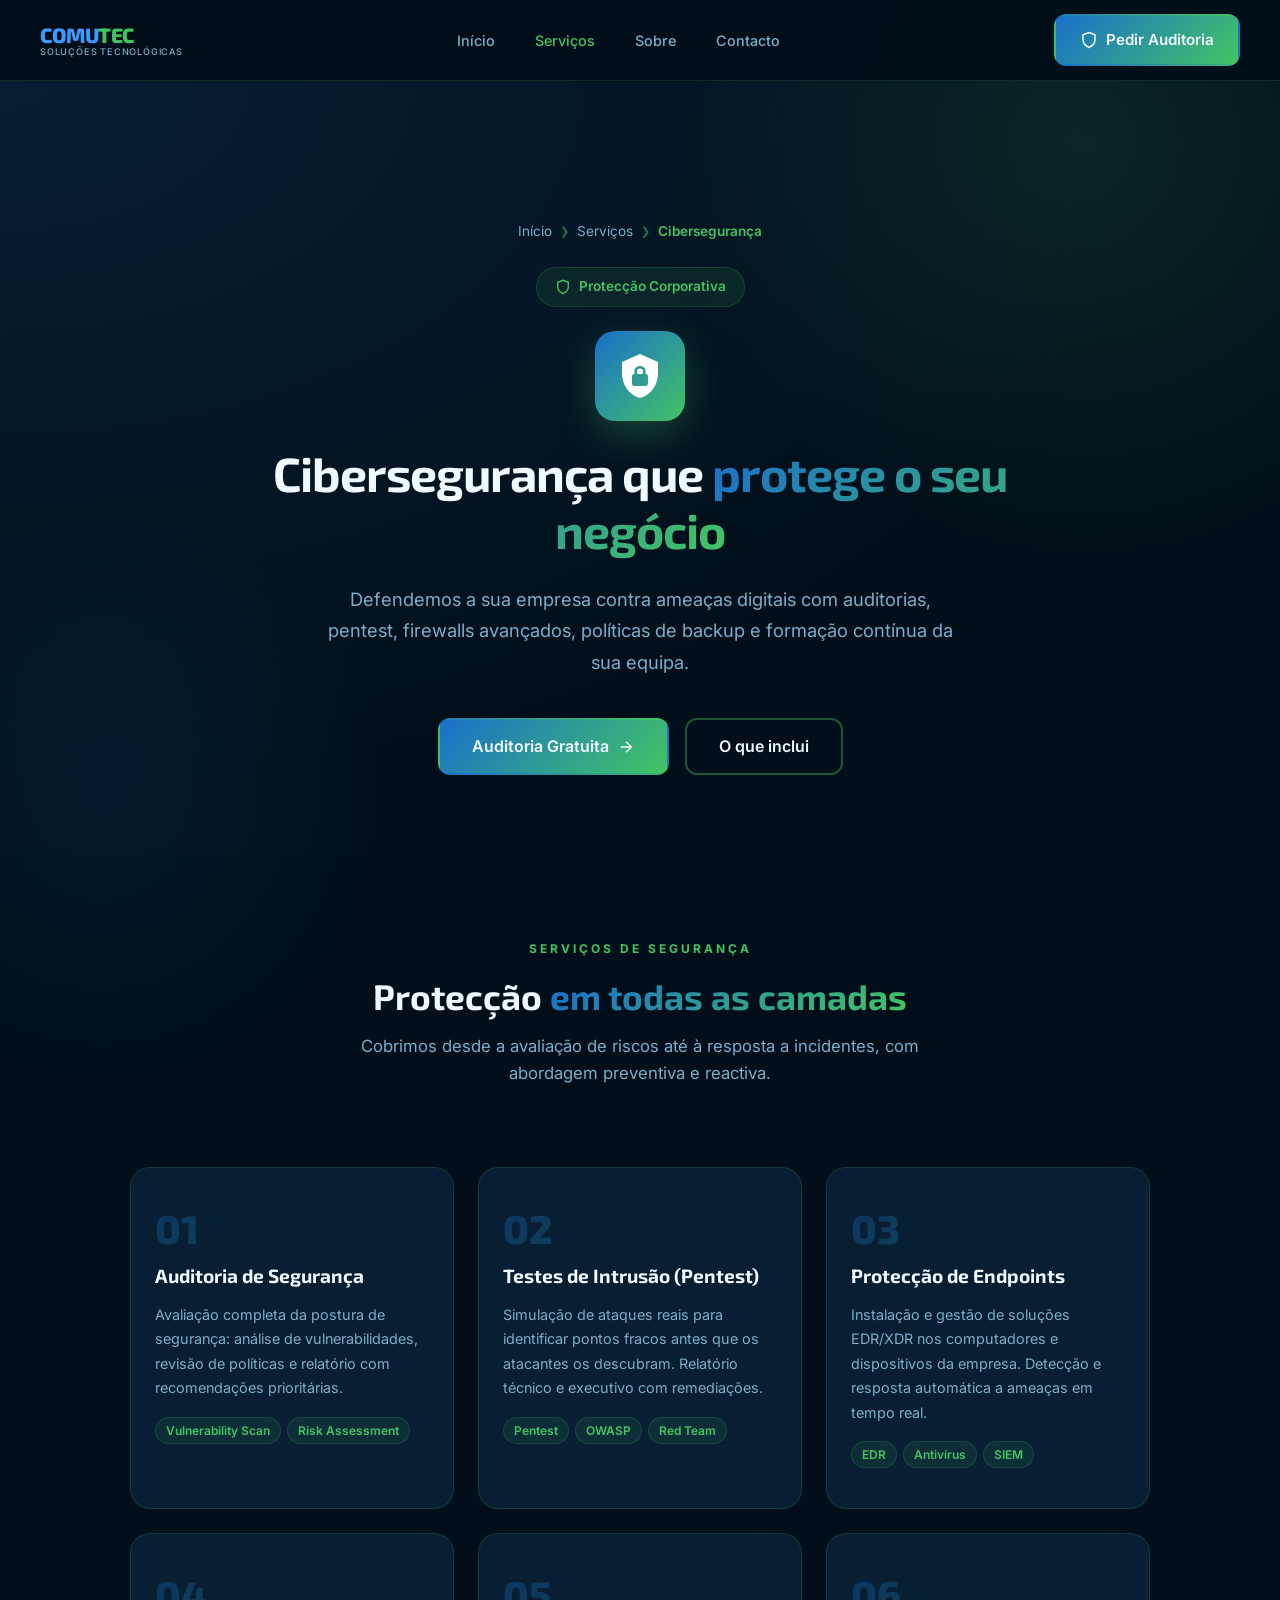
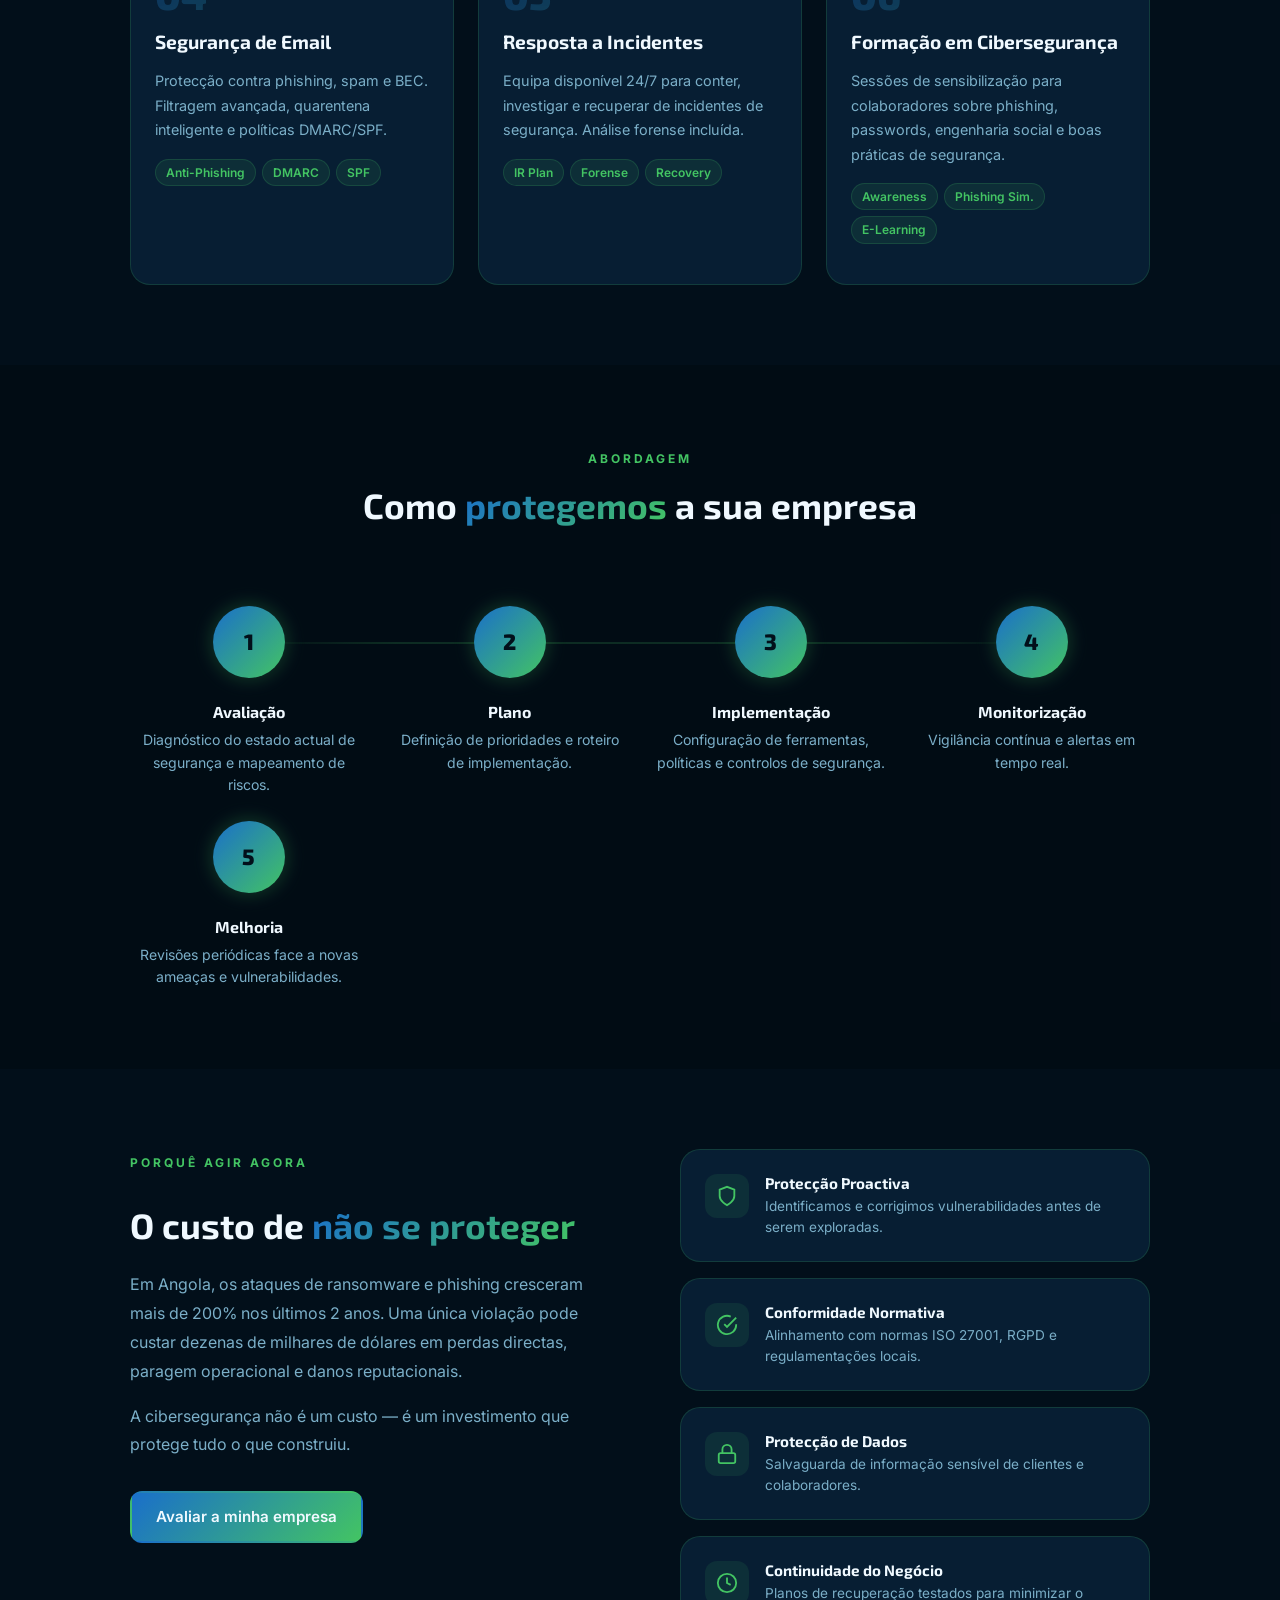
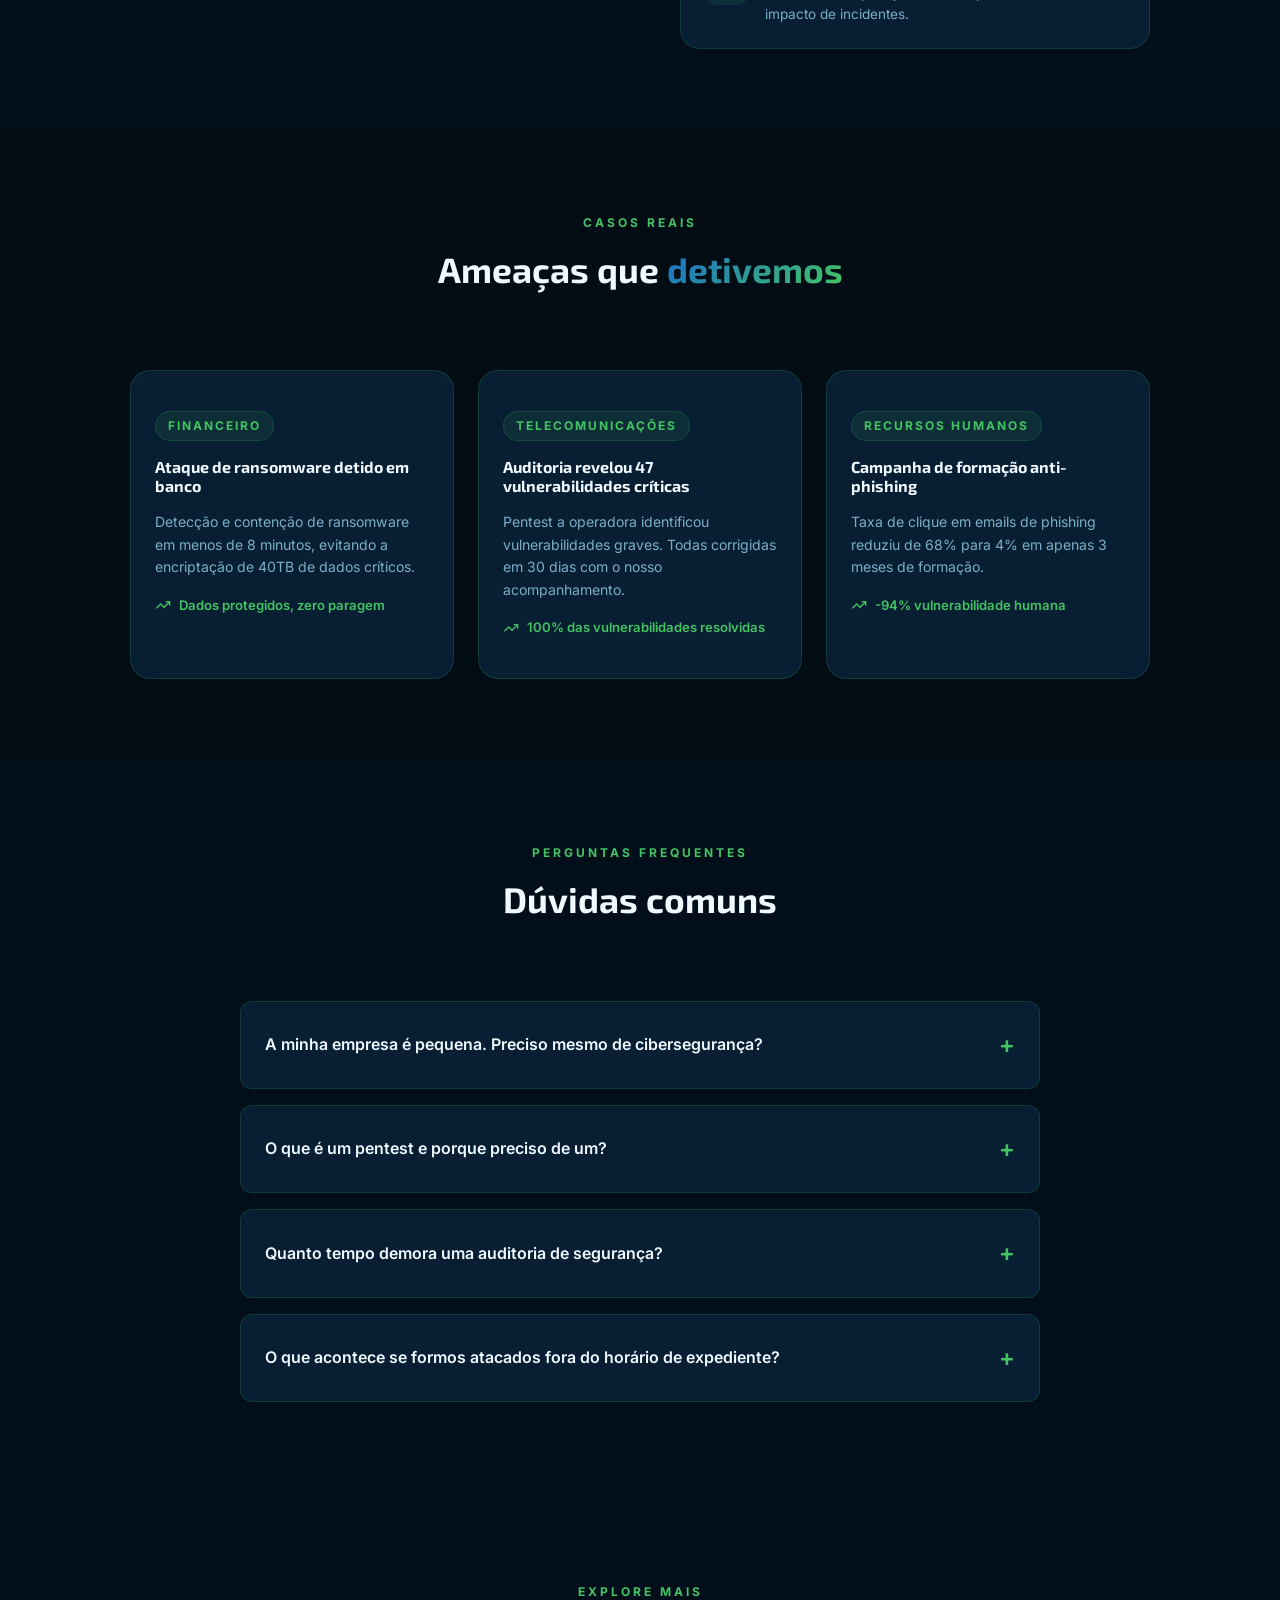
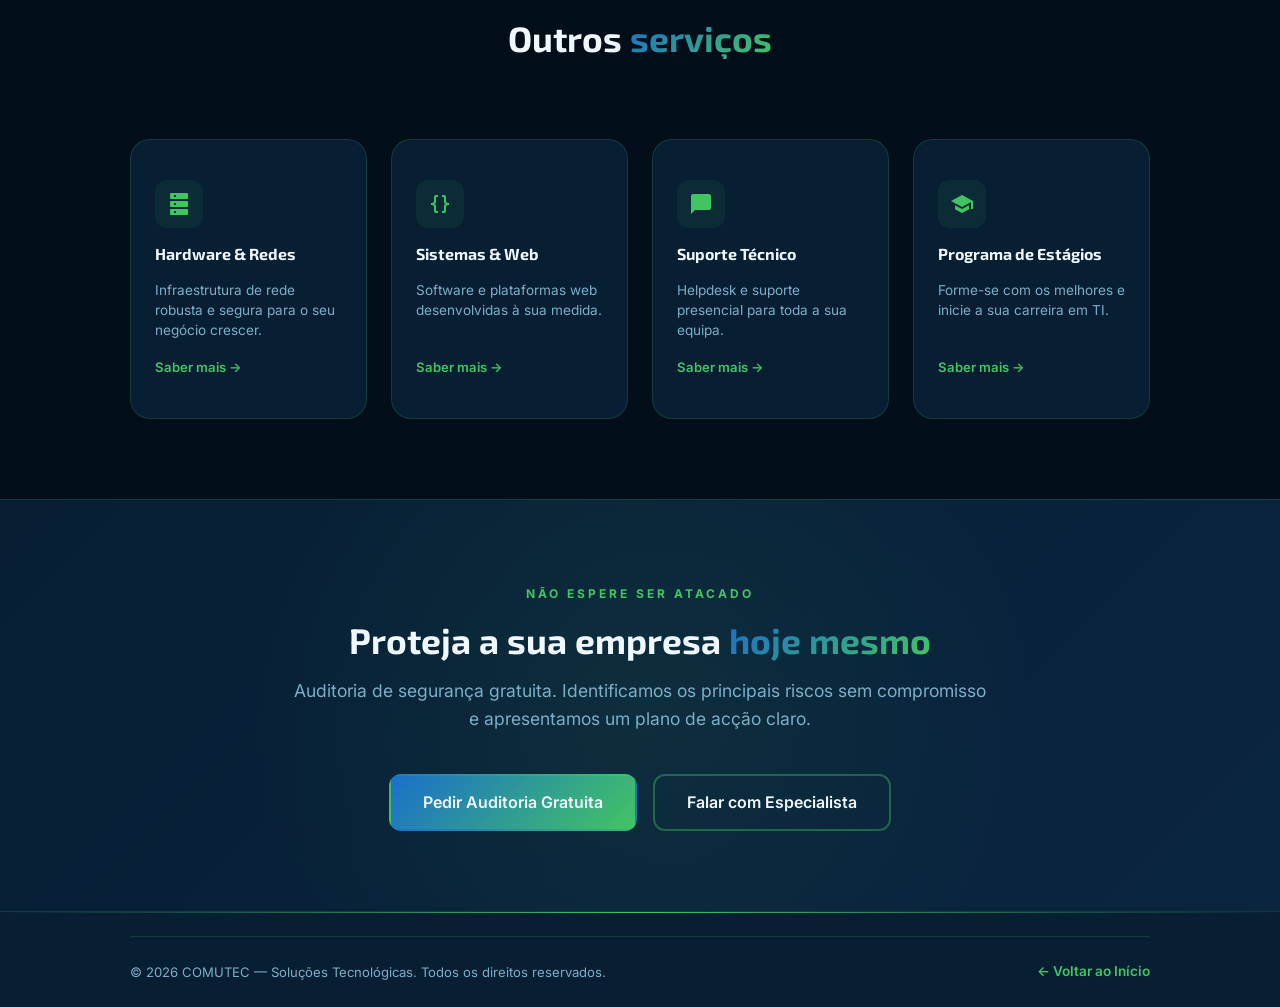
<file: html/ciberseguranca.html>
<!DOCTYPE html>
<html lang="pt">
<head>
    <meta charset="UTF-8"/>
    <meta name="viewport" content="width=device-width, initial-scale=1.0"/>
    <title>Cibersegurança — COMUTEC</title>
    <meta name="description" content="Protecção avançada da sua empresa contra ameaças digitais. Auditorias, pentest, formação e gestão de segurança contínua."/>
    <link rel="preconnect" href="https://fonts.googleapis.com"/>
    <link rel="preconnect" href="https://fonts.gstatic.com" crossorigin/>
    <link href="https://fonts.googleapis.com/css2?family=Exo+2:wght@400;600;700;800&family=Inter:wght@400;500;600&display=swap" rel="stylesheet"/>
    <link rel="stylesheet" href="../css/servico-detalhe.css"/>
</head>
<body>

<div class="fundo-decorativo" aria-hidden="true">
    <div class="circulo circulo--1"></div>
    <div class="circulo circulo--2"></div>
    <div class="circulo circulo--3"></div>
</div>

<!-- ── Cabeçalho ── -->
<header class="cabecalho-pagina" role="banner">
    <a href="../index.html" class="logotipo" aria-label="COMUTEC — Página inicial">
        <div class="logotipo__texto">
            <span class="logotipo__nome"><span class="nome-comu">COMU</span><span class="nome-tec">TEC</span></span>
            <span class="logotipo__slogan">Soluções Tecnológicas</span>
        </div>
    </a>
    <nav class="navegacao" aria-label="Navegação principal">
        <a href="../index.html" class="navegacao__link">Início</a>
        <a href="../index.html#servicos" class="navegacao__link activo">Serviços</a>
        <a href="sobre.html" class="navegacao__link">Sobre</a>
        <a href="contacto.html" class="navegacao__link">Contacto</a>
    </nav>
    <a href="contacto.html" class="botao botao--primario">
        <svg viewBox="0 0 24 24" fill="none" stroke="currentColor" stroke-width="2"><path d="M12 22s8-4 8-10V5l-8-3-8 3v7c0 6 8 10 8 10z"/></svg>
        Pedir Auditoria
    </a>
</header>

<!-- ── Herói ── -->
<section class="heroi-servico">
    <div class="heroi-servico__fundo"></div>
    <div class="heroi-servico__conteudo">
        <div class="trilho">
            <a href="../index.html">Início</a>
            <span class="trilho__separador">❯</span>
            <a href="../index.html#servicos">Serviços</a>
            <span class="trilho__separador">❯</span>
            <span class="trilho__actual">Cibersegurança</span>
        </div>
        <span class="heroi-servico__etiqueta">
            <svg viewBox="0 0 24 24" fill="none" stroke="currentColor" stroke-width="2"><path d="M12 22s8-4 8-10V5l-8-3-8 3v7c0 6 8 10 8 10z"/></svg>
            Protecção Corporativa
        </span>
        <div class="heroi-servico__icone-grande">
            <svg viewBox="0 0 24 24" fill="currentColor"><path d="M12,1L3,5V11C3,16.55 6.84,21.74 12,23C17.16,21.74 21,16.55 21,11V5L12,1M12,7C13.4,7 14.8,8.1 14.8,9.5V11C15.4,11 16,11.6 16,12.3V15.8C16,16.4 15.4,17 14.7,17H9.2C8.6,17 8,16.4 8,15.7V12.2C8,11.6 8.6,11 9.2,11V9.5C9.2,8.1 10.6,7 12,7M12,8.2C11.2,8.2 10.5,8.7 10.5,9.5V11H13.5V9.5C13.5,8.7 12.8,8.2 12,8.2Z"/></svg>
        </div>
        <h1 class="heroi-servico__titulo">
            Cibersegurança que <span class="texto-gradiente">protege o seu negócio</span>
        </h1>
        <p class="heroi-servico__subtitulo">
            Defendemos a sua empresa contra ameaças digitais com auditorias, pentest, firewalls avançados, políticas de backup e formação contínua da sua equipa.
        </p>
        <div class="heroi-servico__acoes">
            <a href="contacto.html" class="botao botao--primario botao--grande">
                Auditoria Gratuita
                <svg viewBox="0 0 24 24" fill="none" stroke="currentColor" stroke-width="2"><path d="M5 12h14M12 5l7 7-7 7"/></svg>
            </a>
            <a href="#incluido" class="botao botao--contorno botao--grande">O que inclui</a>
        </div>
    </div>
</section>

<!-- ── Incluído ── -->
<section class="incluido" id="incluido">
    <div class="contentor">
        <div class="cabecalho-seccao">
            <span class="etiqueta-seccao">Serviços de Segurança</span>
            <h2>Protecção <span class="texto-gradiente">em todas as camadas</span></h2>
            <p>Cobrimos desde a avaliação de riscos até à resposta a incidentes, com abordagem preventiva e reactiva.</p>
        </div>
        <div class="grelha-incluido">
            <article class="cartao-incluido">
                <div class="cartao-incluido__num">01</div>
                <h3>Auditoria de Segurança</h3>
                <p>Avaliação completa da postura de segurança: análise de vulnerabilidades, revisão de políticas e relatório com recomendações prioritárias.</p>
                <div class="cartao-incluido__tags"><span class="cartao-incluido__tag">Vulnerability Scan</span><span class="cartao-incluido__tag">Risk Assessment</span></div>
            </article>
            <article class="cartao-incluido">
                <div class="cartao-incluido__num">02</div>
                <h3>Testes de Intrusão (Pentest)</h3>
                <p>Simulação de ataques reais para identificar pontos fracos antes que os atacantes os descubram. Relatório técnico e executivo com remediações.</p>
                <div class="cartao-incluido__tags"><span class="cartao-incluido__tag">Pentest</span><span class="cartao-incluido__tag">OWASP</span><span class="cartao-incluido__tag">Red Team</span></div>
            </article>
            <article class="cartao-incluido">
                <div class="cartao-incluido__num">03</div>
                <h3>Protecção de Endpoints</h3>
                <p>Instalação e gestão de soluções EDR/XDR nos computadores e dispositivos da empresa. Detecção e resposta automática a ameaças em tempo real.</p>
                <div class="cartao-incluido__tags"><span class="cartao-incluido__tag">EDR</span><span class="cartao-incluido__tag">Antivírus</span><span class="cartao-incluido__tag">SIEM</span></div>
            </article>
            <article class="cartao-incluido">
                <div class="cartao-incluido__num">04</div>
                <h3>Segurança de Email</h3>
                <p>Protecção contra phishing, spam e BEC. Filtragem avançada, quarentena inteligente e políticas DMARC/SPF.</p>
                <div class="cartao-incluido__tags"><span class="cartao-incluido__tag">Anti-Phishing</span><span class="cartao-incluido__tag">DMARC</span><span class="cartao-incluido__tag">SPF</span></div>
            </article>
            <article class="cartao-incluido">
                <div class="cartao-incluido__num">05</div>
                <h3>Resposta a Incidentes</h3>
                <p>Equipa disponível 24/7 para conter, investigar e recuperar de incidentes de segurança. Análise forense incluída.</p>
                <div class="cartao-incluido__tags"><span class="cartao-incluido__tag">IR Plan</span><span class="cartao-incluido__tag">Forense</span><span class="cartao-incluido__tag">Recovery</span></div>
            </article>
            <article class="cartao-incluido">
                <div class="cartao-incluido__num">06</div>
                <h3>Formação em Cibersegurança</h3>
                <p>Sessões de sensibilização para colaboradores sobre phishing, passwords, engenharia social e boas práticas de segurança.</p>
                <div class="cartao-incluido__tags"><span class="cartao-incluido__tag">Awareness</span><span class="cartao-incluido__tag">Phishing Sim.</span><span class="cartao-incluido__tag">E-Learning</span></div>
            </article>
        </div>
    </div>
</section>

<!-- ── Processo ── -->
<section class="processo">
    <div class="contentor">
        <div class="cabecalho-seccao">
            <span class="etiqueta-seccao">Abordagem</span>
            <h2>Como <span class="texto-gradiente">protegemos</span> a sua empresa</h2>
        </div>
        <div class="passos">
            <div class="passo"><div class="passo__numero">1</div><h4>Avaliação</h4><p>Diagnóstico do estado actual de segurança e mapeamento de riscos.</p></div>
            <div class="passo"><div class="passo__numero">2</div><h4>Plano</h4><p>Definição de prioridades e roteiro de implementação.</p></div>
            <div class="passo"><div class="passo__numero">3</div><h4>Implementação</h4><p>Configuração de ferramentas, políticas e controlos de segurança.</p></div>
            <div class="passo"><div class="passo__numero">4</div><h4>Monitorização</h4><p>Vigilância contínua e alertas em tempo real.</p></div>
            <div class="passo"><div class="passo__numero">5</div><h4>Melhoria</h4><p>Revisões periódicas face a novas ameaças e vulnerabilidades.</p></div>
        </div>
    </div>
</section>

<!-- ── Vantagens ── -->
<section class="vantagens">
    <div class="contentor">
        <div class="vantagens__layout">
            <div class="vantagens__texto">
                <span class="etiqueta-seccao">Porquê agir agora</span>
                <h2>O custo de <span class="texto-gradiente">não se proteger</span></h2>
                <p>Em Angola, os ataques de ransomware e phishing cresceram mais de 200% nos últimos 2 anos. Uma única violação pode custar dezenas de milhares de dólares em perdas directas, paragem operacional e danos reputacionais.</p>
                <p>A cibersegurança não é um custo — é um investimento que protege tudo o que construiu.</p>
                <a href="contacto.html" class="botao botao--primario" style="margin-top:16px">Avaliar a minha empresa</a>
            </div>
            <div class="lista-vantagens">
                <div class="vantagem">
                    <div class="vantagem__icone"><svg viewBox="0 0 24 24" fill="none" stroke="currentColor" stroke-width="2"><path d="M12 22s8-4 8-10V5l-8-3-8 3v7c0 6 8 10 8 10z"/></svg></div>
                    <div class="vantagem__conteudo"><h4>Protecção Proactiva</h4><p>Identificamos e corrigimos vulnerabilidades antes de serem exploradas.</p></div>
                </div>
                <div class="vantagem">
                    <div class="vantagem__icone"><svg viewBox="0 0 24 24" fill="none" stroke="currentColor" stroke-width="2"><path d="M22 11.08V12a10 10 0 1 1-5.93-9.14"/><polyline points="22 4 12 14.01 9 11.01"/></svg></div>
                    <div class="vantagem__conteudo"><h4>Conformidade Normativa</h4><p>Alinhamento com normas ISO 27001, RGPD e regulamentações locais.</p></div>
                </div>
                <div class="vantagem">
                    <div class="vantagem__icone"><svg viewBox="0 0 24 24" fill="none" stroke="currentColor" stroke-width="2"><rect x="3" y="11" width="18" height="11" rx="2"/><path d="M7 11V7a5 5 0 0 1 10 0v4"/></svg></div>
                    <div class="vantagem__conteudo"><h4>Protecção de Dados</h4><p>Salvaguarda de informação sensível de clientes e colaboradores.</p></div>
                </div>
                <div class="vantagem">
                    <div class="vantagem__icone"><svg viewBox="0 0 24 24" fill="none" stroke="currentColor" stroke-width="2"><circle cx="12" cy="12" r="10"/><polyline points="12 6 12 12 16 14"/></svg></div>
                    <div class="vantagem__conteudo"><h4>Continuidade do Negócio</h4><p>Planos de recuperação testados para minimizar o impacto de incidentes.</p></div>
                </div>
            </div>
        </div>
    </div>
</section>

<!-- ── Casos ── -->
<section class="casos-uso">
    <div class="contentor">
        <div class="cabecalho-seccao">
            <span class="etiqueta-seccao">Casos Reais</span>
            <h2>Ameaças que <span class="texto-gradiente">detivemos</span></h2>
        </div>
        <div class="grelha-casos">
            <article class="cartao-caso">
                <span class="cartao-caso__sector">Financeiro</span>
                <h3>Ataque de ransomware detido em banco</h3>
                <p>Detecção e contenção de ransomware em menos de 8 minutos, evitando a encriptação de 40TB de dados críticos.</p>
                <div class="cartao-caso__resultado"><svg viewBox="0 0 24 24" fill="none" stroke="currentColor" stroke-width="2"><polyline points="22 7 13.5 15.5 8.5 10.5 2 17"/><polyline points="16 7 22 7 22 13"/></svg>Dados protegidos, zero paragem</div>
            </article>
            <article class="cartao-caso">
                <span class="cartao-caso__sector">Telecomunicações</span>
                <h3>Auditoria revelou 47 vulnerabilidades críticas</h3>
                <p>Pentest a operadora identificou vulnerabilidades graves. Todas corrigidas em 30 dias com o nosso acompanhamento.</p>
                <div class="cartao-caso__resultado"><svg viewBox="0 0 24 24" fill="none" stroke="currentColor" stroke-width="2"><polyline points="22 7 13.5 15.5 8.5 10.5 2 17"/><polyline points="16 7 22 7 22 13"/></svg>100% das vulnerabilidades resolvidas</div>
            </article>
            <article class="cartao-caso">
                <span class="cartao-caso__sector">Recursos Humanos</span>
                <h3>Campanha de formação anti-phishing</h3>
                <p>Taxa de clique em emails de phishing reduziu de 68% para 4% em apenas 3 meses de formação.</p>
                <div class="cartao-caso__resultado"><svg viewBox="0 0 24 24" fill="none" stroke="currentColor" stroke-width="2"><polyline points="22 7 13.5 15.5 8.5 10.5 2 17"/><polyline points="16 7 22 7 22 13"/></svg>-94% vulnerabilidade humana</div>
            </article>
        </div>
    </div>
</section>

<!-- ========== FAQ ========== -->
    <section class="seccao-servico">
        <div class="contentor">
            <div class="cabecalho-seccao animar" data-animacao="entrar-cima">
                <span class="etiqueta-seccao">PERGUNTAS FREQUENTES</span>
                <h2>Dúvidas comuns</h2>
            </div>

            <div class="faq">
                <details class="faq-item">
                    <summary>A minha empresa é pequena. Preciso mesmo de cibersegurança?</summary>
                    <div class="faq-item__conteudo">
                        Sim, e talvez mais do que nunca. Mais de 60% dos ataques têm como alvo pequenas e médias empresas, precisamente porque costumam ter menos protecção. Oferecemos planos ajustados a cada dimensão de negócio.
                    </div>
                </details>
                <details class="faq-item">
                    <summary>O que é um pentest e porque preciso de um?</summary>
                    <div class="faq-item__conteudo">
                        Um pentest (teste de penetração) é uma simulação controlada de um ataque real aos seus sistemas, conduzida por especialistas éticos. Permite descobrir vulnerabilidades antes dos atacantes e fornece um relatório com recomendações concretas.
                    </div>
                </details>
                <details class="faq-item">
                    <summary>Quanto tempo demora uma auditoria de segurança?</summary>
                    <div class="faq-item__conteudo">
                        Uma auditoria completa demora, em média, entre 5 a 15 dias úteis consoante a dimensão e complexidade da sua infra-estrutura. No final, receberá um relatório executivo e outro técnico, com todas as recomendações priorizadas.
                    </div>
                </details>
                <details class="faq-item">
                    <summary>O que acontece se formos atacados fora do horário de expediente?</summary>
                    <div class="faq-item__conteudo">
                        Os nossos clientes com contrato de monitorização têm resposta 24/7. A nossa equipa é notificada imediatamente e inicia a resposta ao incidente em minutos, para conter o ataque e minimizar danos.
                    </div>
                </details>
            </div>
        </div>
    </section>

<!-- ── Outros Serviços ── -->
<section class="outros-servicos">
    <div class="contentor">
        <div class="cabecalho-seccao">
            <span class="etiqueta-seccao">Explore mais</span>
            <h2>Outros <span class="texto-gradiente">serviços</span></h2>
        </div>
        <div class="grelha-outros">
            <a href="hardware_redes.html" class="cartao-outro">
                <div class="cartao-outro__icone"><svg viewBox="0 0 24 24" fill="currentColor"><path d="M4,1H20A1,1 0 0,1 21,2V6A1,1 0 0,1 20,7H4A1,1 0 0,1 3,6V2A1,1 0 0,1 4,1M4,9H20A1,1 0 0,1 21,10V14A1,1 0 0,1 20,15H4A1,1 0 0,1 3,14V10A1,1 0 0,1 4,9M4,17H20A1,1 0 0,1 21,18V22A1,1 0 0,1 20,23H4A1,1 0 0,1 3,22V18A1,1 0 0,1 4,17M9,5V3H7V5H9M9,13V11H7V13H9M9,21V19H7V21H9Z"/></svg></div>
                <h4>Hardware &amp; Redes</h4>
                <p>Infra­estrutura de rede robusta e segura para o seu negócio crescer.</p>
                <span class="cartao-outro__link">Saber mais →</span>
            </a>
            <a href="sistemas_web.html" class="cartao-outro">
                <div class="cartao-outro__icone"><svg viewBox="0 0 24 24" fill="currentColor"><path d="M8,3A2,2 0 0,0 6,5V9A2,2 0 0,1 4,11H3V13H4A2,2 0 0,1 6,15V19A2,2 0 0,0 8,21H10V19H8V14A2,2 0 0,0 6,12A2,2 0 0,0 8,10V5H10V3M16,3A2,2 0 0,1 18,5V9A2,2 0 0,0 20,11H21V13H20A2,2 0 0,0 18,15V19A2,2 0 0,1 16,21H14V19H16V14A2,2 0 0,1 18,12A2,2 0 0,1 16,10V5H14V3H16Z"/></svg></div>
                <h4>Sistemas &amp; Web</h4>
                <p>Software e plataformas web desenvolvidas à sua medida.</p>
                <span class="cartao-outro__link">Saber mais →</span>
            </a>
              <a href="suporte_tecnico.html" class="cartao-outro">
                <div class="cartao-outro__icone"><svg viewBox="0 0 24 24" fill="currentColor"><path d="M20 2H4c-1.1 0-2 .9-2 2v18l4-4h14c1.1 0 2-.9 2-2V4c0-1.1-.9-2-2-2z"/></svg></div>
                <h4>Suporte Técnico</h4>
                <p>Helpdesk e suporte presencial para toda a sua equipa.</p>
                <span class="cartao-outro__link">Saber mais →</span>
            </a>
            <a href="estagios.html" class="cartao-outro">
                <div class="cartao-outro__icone"><svg viewBox="0 0 24 24" fill="currentColor"><path d="M12,3L1,9L12,15L21,10.09V17H23V9M5,13.18V17.18L12,21L19,17.18V13.18L12,17L5,13.18Z"/></svg></div>
                <h4>Programa de Estágios</h4>
                <p>Forme-se com os melhores e inicie a sua carreira em TI.</p>
                <span class="cartao-outro__link">Saber mais →</span>
            </a>
        </div>
    </div>
</section>

<!-- ── CTA ── -->
<section class="cta-servico">
    <div class="contentor">
        <div class="cta-servico__conteudo">
            <span class="etiqueta-seccao">Não espere ser atacado</span>
            <h2>Proteja a sua empresa <span class="texto-gradiente">hoje mesmo</span></h2>
            <p>Auditoria de segurança gratuita. Identificamos os principais riscos sem compromisso e apresentamos um plano de acção claro.</p>
            <div class="cta-servico__acoes">
                <a href="contacto.html" class="botao botao--primario botao--grande">Pedir Auditoria Gratuita</a>
                <a href="tel:+244933733931" class="botao botao--contorno botao--grande">Falar com Especialista</a>
            </div>
        </div>
    </div>
</section>

<!-- ── Rodapé ── -->
<footer class="rodape" role="contentinfo">
    <div class="contentor">
        <div class="rodape__base">
            <p>© 2026 COMUTEC — Soluções Tecnológicas. Todos os direitos reservados.</p>
            <a href="../index.html" class="link-voltar-inicio">← Voltar ao Início</a>
        </div>
    </div>
</footer>

  <!-- Botão voltar ao topo -->
    <button class="btn-topo" id="btn-topo" aria-label="Voltar ao topo">
        <svg viewBox="0 0 24 24" fill="none" stroke="currentColor" stroke-width="2.5">
            <path d="M12 19V5M5 12l7-7 7 7"/>
        </svg>
    </button>
<script src="pagina_servico.js"></script>

<script src="pagina_servico.js"></script>
</body>
</h
</file>
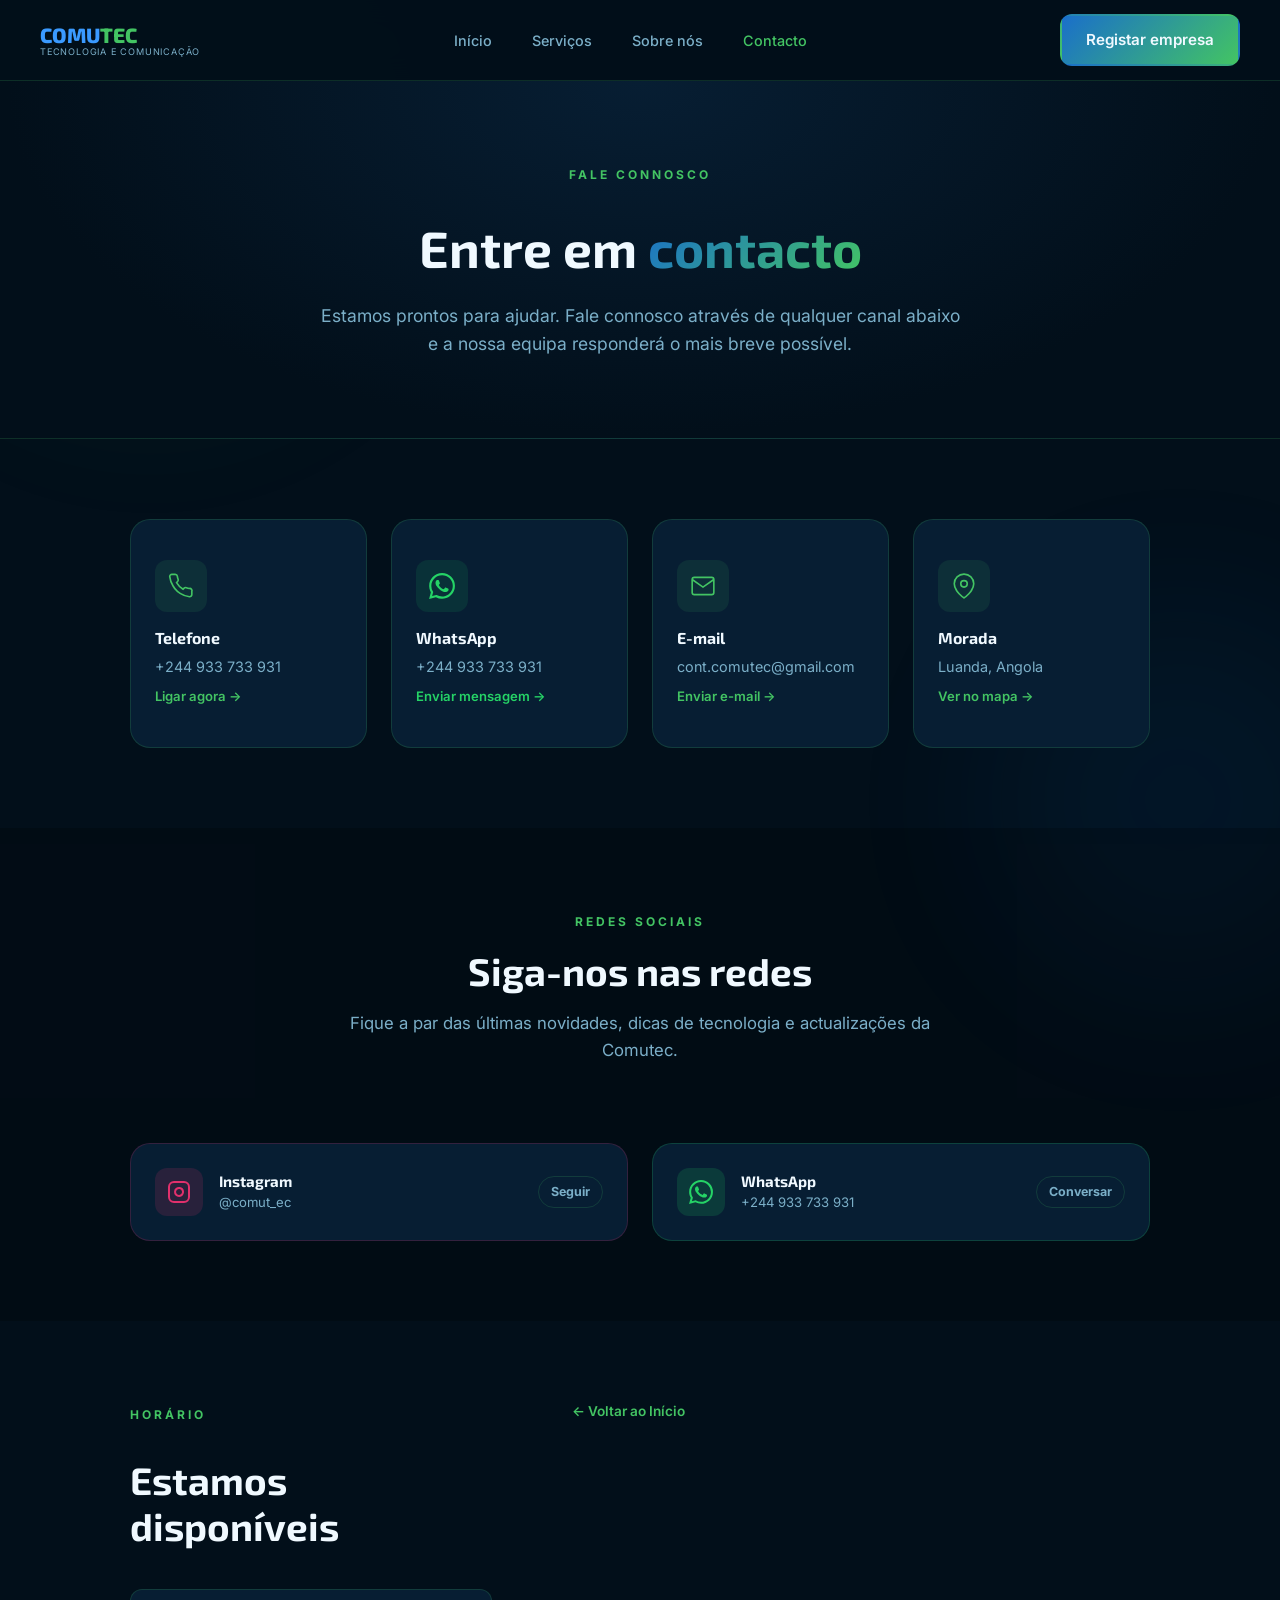
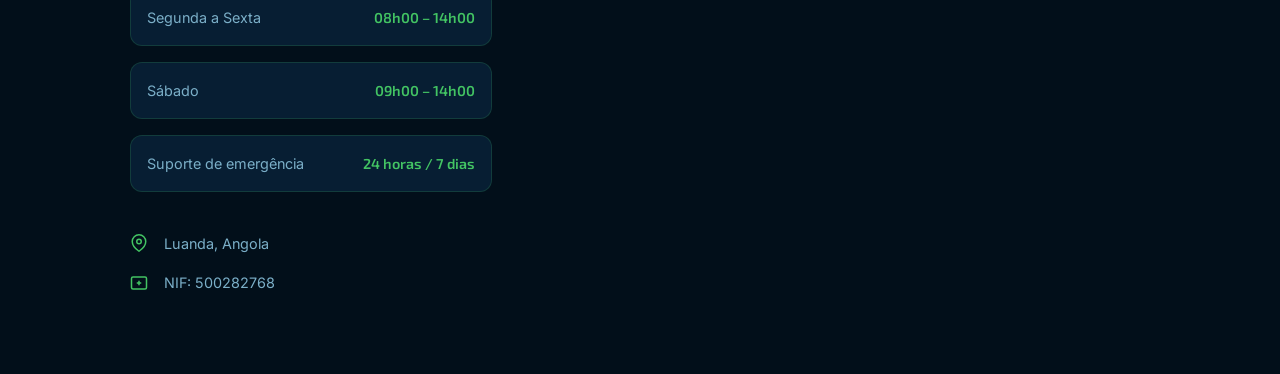
<file: html/contacto.html>
<!DOCTYPE html>
<html lang="pt-pt">
<head>
    <meta charset="UTF-8">
    <meta name="viewport" content="width=device-width, initial-scale=1.0">
    <title>Comutec | Contacto</title>
    <link rel="preconnect" href="https://fonts.googleapis.com">
    <link rel="preconnect" href="https://fonts.gstatic.com" crossorigin>
    <link href="https://fonts.googleapis.com/css2?family=Exo+2:wght@300;400;600;700;800&family=Inter:wght@400;500&display=swap" rel="stylesheet">
    <link rel="stylesheet" href="../css/contacto.css">
</head>
<body>

    <div class="fundo-decorativo" aria-hidden="true">
        <div class="circulo circulo--1"></div>
        <div class="circulo circulo--2"></div>
    </div>

    <!-- ========== CABEÇALHO ========== -->
    <header class="cabecalho-pagina">
        <a href="../index.html" class="logotipo">
            <div class="logotipo__texto">
                <span class="logotipo__nome">
                    <span class="nome-comu">COMU</span><span class="nome-tec">TEC</span>
                </span>
                <span class="logotipo__slogan">Tecnologia e Comunicação</span>
            </div>
        </a>
        <nav class="navegacao">
            <a href="../index.html"          class="navegacao__link">Início</a>
            <a href="../index.html#servicos" class="navegacao__link">Serviços</a>
            <a href="sobre.html"             class="navegacao__link">Sobre nós</a>
            <a href="contacto.html"          class="navegacao__link activo">Contacto</a>
        </nav>
        <a href="cadastro.html" class="botao botao--primario">Registar empresa</a>
    </header>


    <!-- ========== HERÓI ========== -->
    <section class="pagina-heroi">
        <div class="contentor">
            <span class="etiqueta-seccao">FALE CONNOSCO</span>
            <h1>Entre em <span class="texto-gradiente">contacto</span></h1>
            <p>Estamos prontos para ajudar. Fale connosco através de qualquer canal abaixo e a nossa equipa responderá o mais breve possível.</p>
        </div>
    </section>


    <!-- ========== CARTÕES DE CONTACTO RÁPIDO ========== -->
    <section class="contacto-rapido">
        <div class="contentor">
            <div class="grelha-contacto-rapido">

                <a href="tel:+244933733931" class="cartao-contacto">
                    <div class="cartao-contacto__icone">
                        <svg viewBox="0 0 24 24" fill="none" stroke="currentColor" stroke-width="1.5">
                            <path d="M22 16.92v3a2 2 0 0 1-2.18 2 19.79 19.79 0 0 1-8.63-3.07A19.5 19.5 0 0 1 4.69 12 19.79 19.79 0 0 1 1.61 3.41 2 2 0 0 1 3.6 1.22h3a2 2 0 0 1 2 1.72 12.84 12.84 0 0 0 .7 2.81 2 2 0 0 1-.45 2.11L7.91 8.96a16 16 0 0 0 6 6l.96-.96a2 2 0 0 1 2.11-.45 12.84 12.84 0 0 0 2.81.7A2 2 0 0 1 22 16.92z"/>
                        </svg>
                    </div>
                    <h4>Telefone</h4>
                    <p>+244 933 733 931</p>
                    <span class="cartao-contacto__acao">Ligar agora →</span>
                </a>

                <a href="https://wa.me/244933733931" class="cartao-contacto cartao-contacto--whatsapp">
                    <div class="cartao-contacto__icone">
                        <svg viewBox="0 0 24 24" fill="currentColor">
                            <path d="M17.472 14.382c-.297-.149-1.758-.867-2.03-.967-.273-.099-.471-.148-.67.15-.197.297-.767.966-.94 1.164-.173.199-.347.223-.644.075-.297-.15-1.255-.463-2.39-1.475-.883-.788-1.48-1.761-1.653-2.059-.173-.297-.018-.458.13-.606.134-.133.298-.347.446-.52.149-.174.198-.298.298-.497.099-.198.05-.371-.025-.52-.075-.149-.669-1.612-.916-2.207-.242-.579-.487-.5-.669-.51-.173-.008-.371-.01-.57-.01-.198 0-.52.074-.792.372-.272.297-1.04 1.016-1.04 2.479 0 1.462 1.065 2.875 1.213 3.074.149.198 2.096 3.2 5.077 4.487.709.306 1.262.489 1.694.625.712.227 1.36.195 1.871.118.571-.085 1.758-.719 2.006-1.413.248-.694.248-1.289.173-1.413-.074-.124-.272-.198-.57-.347m-5.421 7.403h-.004a9.87 9.87 0 0 1-5.031-1.378l-.361-.214-3.741.982.998-3.648-.235-.374a9.86 9.86 0 0 1-1.51-5.26c.001-5.45 4.436-9.884 9.888-9.884 2.64 0 5.122 1.03 6.988 2.898a9.825 9.825 0 0 1 2.893 6.994c-.003 5.45-4.437 9.884-9.885 9.884m8.413-18.297A11.815 11.815 0 0 0 12.05 0C5.495 0 .16 5.335.157 11.892c0 2.096.547 4.142 1.588 5.945L.057 24l6.305-1.654a11.882 11.882 0 0 0 5.683 1.448h.005c6.554 0 11.89-5.335 11.893-11.893a11.821 11.821 0 0 0-3.48-8.413Z"/>
                        </svg>
                    </div>
                    <h4>WhatsApp</h4>
                    <p>+244 933 733 931</p>
                    <span class="cartao-contacto__acao">Enviar mensagem →</span>
                </a>

                <a href="mailto:cont.comutec@gmail.com" class="cartao-contacto">
                    <div class="cartao-contacto__icone">
                        <svg viewBox="0 0 24 24" fill="none" stroke="currentColor" stroke-width="1.5">
                            <path d="M4 4h16c1.1 0 2 .9 2 2v12c0 1.1-.9 2-2 2H4c-1.1 0-2-.9-2-2V6c0-1.1.9-2 2-2z"/>
                            <polyline points="22,6 12,13 2,6"/>
                        </svg>
                    </div>
                    <h4>E-mail</h4>
                    <p>cont.comutec@gmail.com</p>
                    <span class="cartao-contacto__acao">Enviar e-mail →</span>
                </a>

                <div class="cartao-contacto">
                    <div class="cartao-contacto__icone">
                        <svg viewBox="0 0 24 24" fill="none" stroke="currentColor" stroke-width="1.5">
                            <path d="M21 10c0 7-9 13-9 13s-9-6-9-13a9 9 0 0 1 18 0z"/>
                            <circle cx="12" cy="10" r="3"/>
                        </svg>
                    </div>
                    <h4>Morada</h4>
                    <p>Luanda, Angola</p>
                    <span class="cartao-contacto__acao">Ver no mapa →</span>
                </div>

            </div>
        </div>
    </section>


    <!-- ========== REDES SOCIAIS ========== -->
    <section class="redes-sociais">
        <div class="contentor">
            <div class="cabecalho-seccao">
                <span class="etiqueta-seccao">REDES SOCIAIS</span>
                <h2>Siga-nos nas redes</h2>
                <p>Fique a par das últimas novidades, dicas de tecnologia e actualizações da Comutec.</p>
            </div>

            <div class="grelha-redes">


                <!-- Instagram -->
                <a href="https://www.instagram.com/comut_ec?igsh=MTVjcnNoNzM2YndqbA==" class="cartao-rede cartao-rede--instagram">
                    <div class="cartao-rede__icone">
                        <svg viewBox="0 0 24 24" fill="none" stroke="currentColor" stroke-width="2">
                            <rect x="2" y="2" width="20" height="20" rx="5"/>
                            <path d="M16 11.37A4 4 0 1 1 12.63 8 4 4 0 0 1 16 11.37z"/>
                            <line x1="17.5" y1="6.5" x2="17.51" y2="6.5"/>
                        </svg>
                    </div>
                    <div class="cartao-rede__info">
                        <h4>Instagram</h4>
                        <p>@comut_ec</p>
                    </div>
                    <span class="cartao-rede__seguir">Seguir</span>
                </a>


                <!-- WhatsApp -->
                <a href="https://wa.me/244933733931" class="cartao-rede cartao-rede--whatsapp">
                    <div class="cartao-rede__icone">
                        <svg viewBox="0 0 24 24" fill="currentColor">
                            <path d="M17.472 14.382c-.297-.149-1.758-.867-2.03-.967-.273-.099-.471-.148-.67.15-.197.297-.767.966-.94 1.164-.173.199-.347.223-.644.075-.297-.15-1.255-.463-2.39-1.475-.883-.788-1.48-1.761-1.653-2.059-.173-.297-.018-.458.13-.606.134-.133.298-.347.446-.52.149-.174.198-.298.298-.497.099-.198.05-.371-.025-.52-.075-.149-.669-1.612-.916-2.207-.242-.579-.487-.5-.669-.51-.173-.008-.371-.01-.57-.01-.198 0-.52.074-.792.372-.272.297-1.04 1.016-1.04 2.479 0 1.462 1.065 2.875 1.213 3.074.149.198 2.096 3.2 5.077 4.487.709.306 1.262.489 1.694.625.712.227 1.36.195 1.871.118.571-.085 1.758-.719 2.006-1.413.248-.694.248-1.289.173-1.413-.074-.124-.272-.198-.57-.347m-5.421 7.403h-.004a9.87 9.87 0 0 1-5.031-1.378l-.361-.214-3.741.982.998-3.648-.235-.374a9.86 9.86 0 0 1-1.51-5.26c.001-5.45 4.436-9.884 9.888-9.884 2.64 0 5.122 1.03 6.988 2.898a9.825 9.825 0 0 1 2.893 6.994c-.003 5.45-4.437 9.884-9.885 9.884m8.413-18.297A11.815 11.815 0 0 0 12.05 0C5.495 0 .16 5.335.157 11.892c0 2.096.547 4.142 1.588 5.945L.057 24l6.305-1.654a11.882 11.882 0 0 0 5.683 1.448h.005c6.554 0 11.89-5.335 11.893-11.893a11.821 11.821 0 0 0-3.48-8.413Z"/>
                        </svg>
                    </div>
                    <div class="cartao-rede__info">
                        <h4>WhatsApp</h4>
                        <p>+244 933 733 931</p>
                    </div>
                    <span class="cartao-rede__seguir">Conversar</span>
                </a>

            </div>
        </div>
    </section>


    <!-- ========== FORMULÁRIO DE CONTACTO ========== -->
    <section class="formulario-seccao">
        <div class="contentor">
            <div class="formulario-layout">

                <!-- Informações de contacto -->
                <div class="formulario-info">
                    <span class="etiqueta-seccao">HORÁRIO</span>
                    <h2>Estamos<br>disponíveis</h2>
                    <div class="horario">
                        <div class="horario__item">
                            <span class="horario__dia">Segunda a Sexta</span>
                            <span class="horario__hora">08h00 – 14h00</span>
                        </div>
                        <div class="horario__item">
                            <span class="horario__dia">Sábado</span>
                            <span class="horario__hora">09h00 – 14h00</span>
                        </div>
                        <div class="horario__item">
                            <span class="horario__dia">Suporte de emergência</span>
                            <span class="horario__hora">24 horas / 7 dias</span>
                        </div>
                    </div>

                    <div class="info-extra">
                        <div class="info-extra__item">
                            <svg viewBox="0 0 24 24" fill="none" stroke="currentColor" stroke-width="2">
                                <path d="M21 10c0 7-9 13-9 13s-9-6-9-13a9 9 0 0 1 18 0z"/>
                                <circle cx="12" cy="10" r="3"/>
                            </svg>
                            <span>Luanda, Angola</span>
                        </div>
                        <div class="info-extra__item">
                            <svg viewBox="0 0 24 24" fill="none" stroke="currentColor" stroke-width="2">
                                <rect x="2" y="4" width="20" height="16" rx="2"/>
                                <path d="M9 12h6M12 9v6"/>
                            </svg>
                            <span>NIF: 500282768</span>
                        </div>
                    </div>
                </div>



   <!-- ── Rodapé ── -->
<footer>
        <div class="rodape__base">
            <a href="../../index.html" class="link-voltar-inicio">← Voltar ao Início</a>
        </div>
    </div>
</footer>

    <script src="../js/contacto.js"></script>
</body>
</html>
</file>
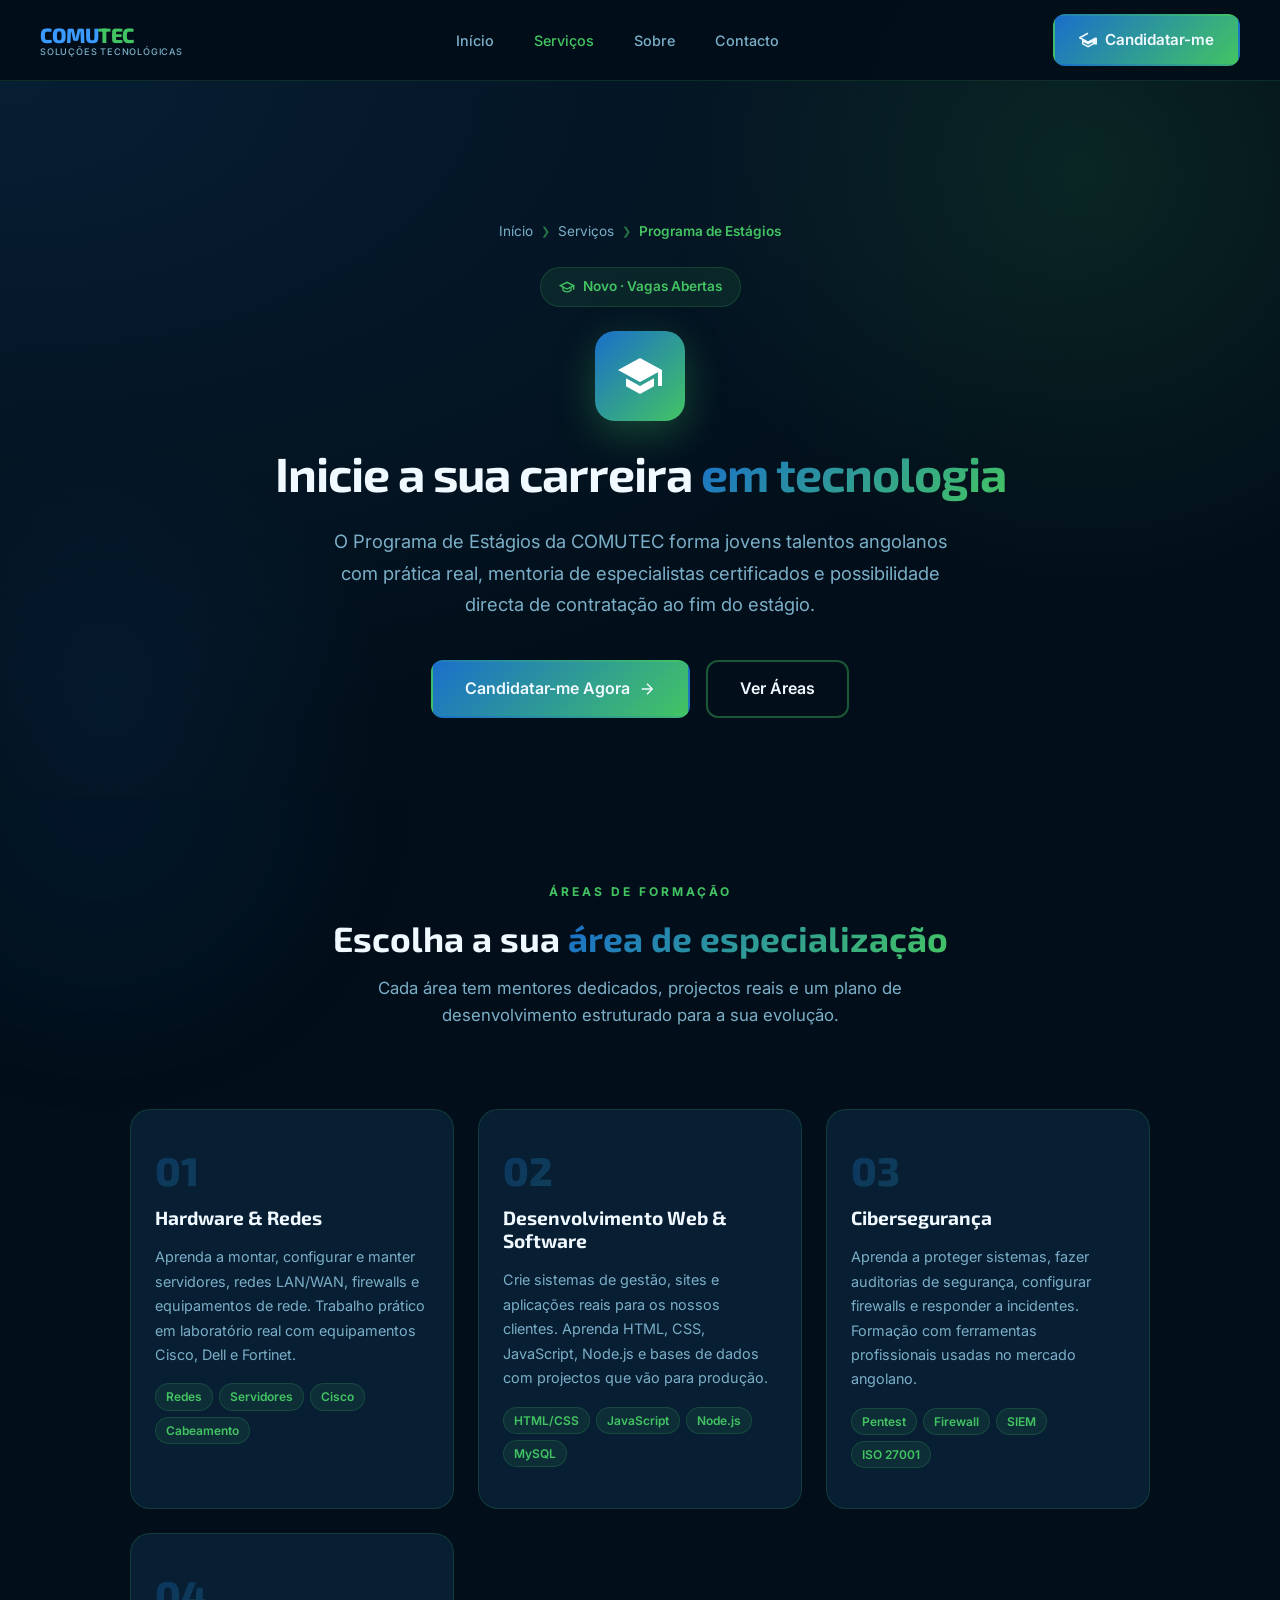
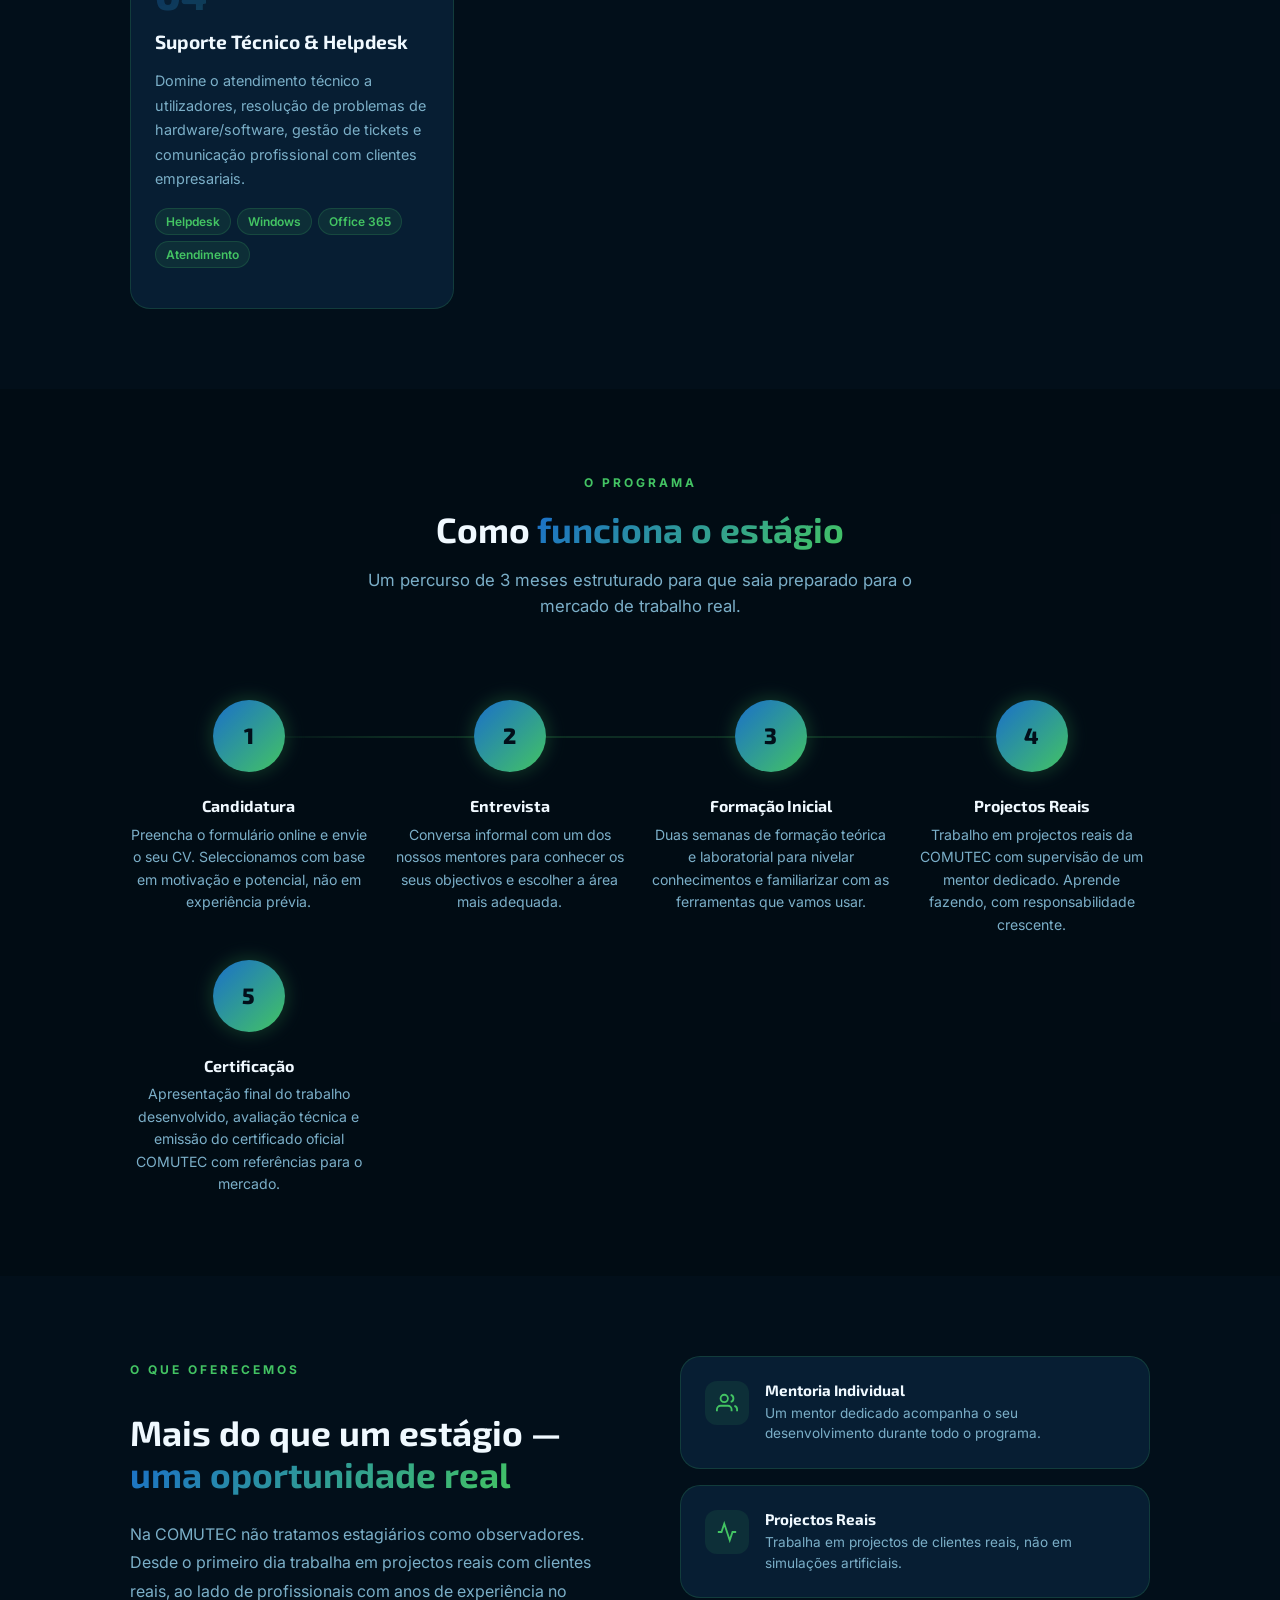
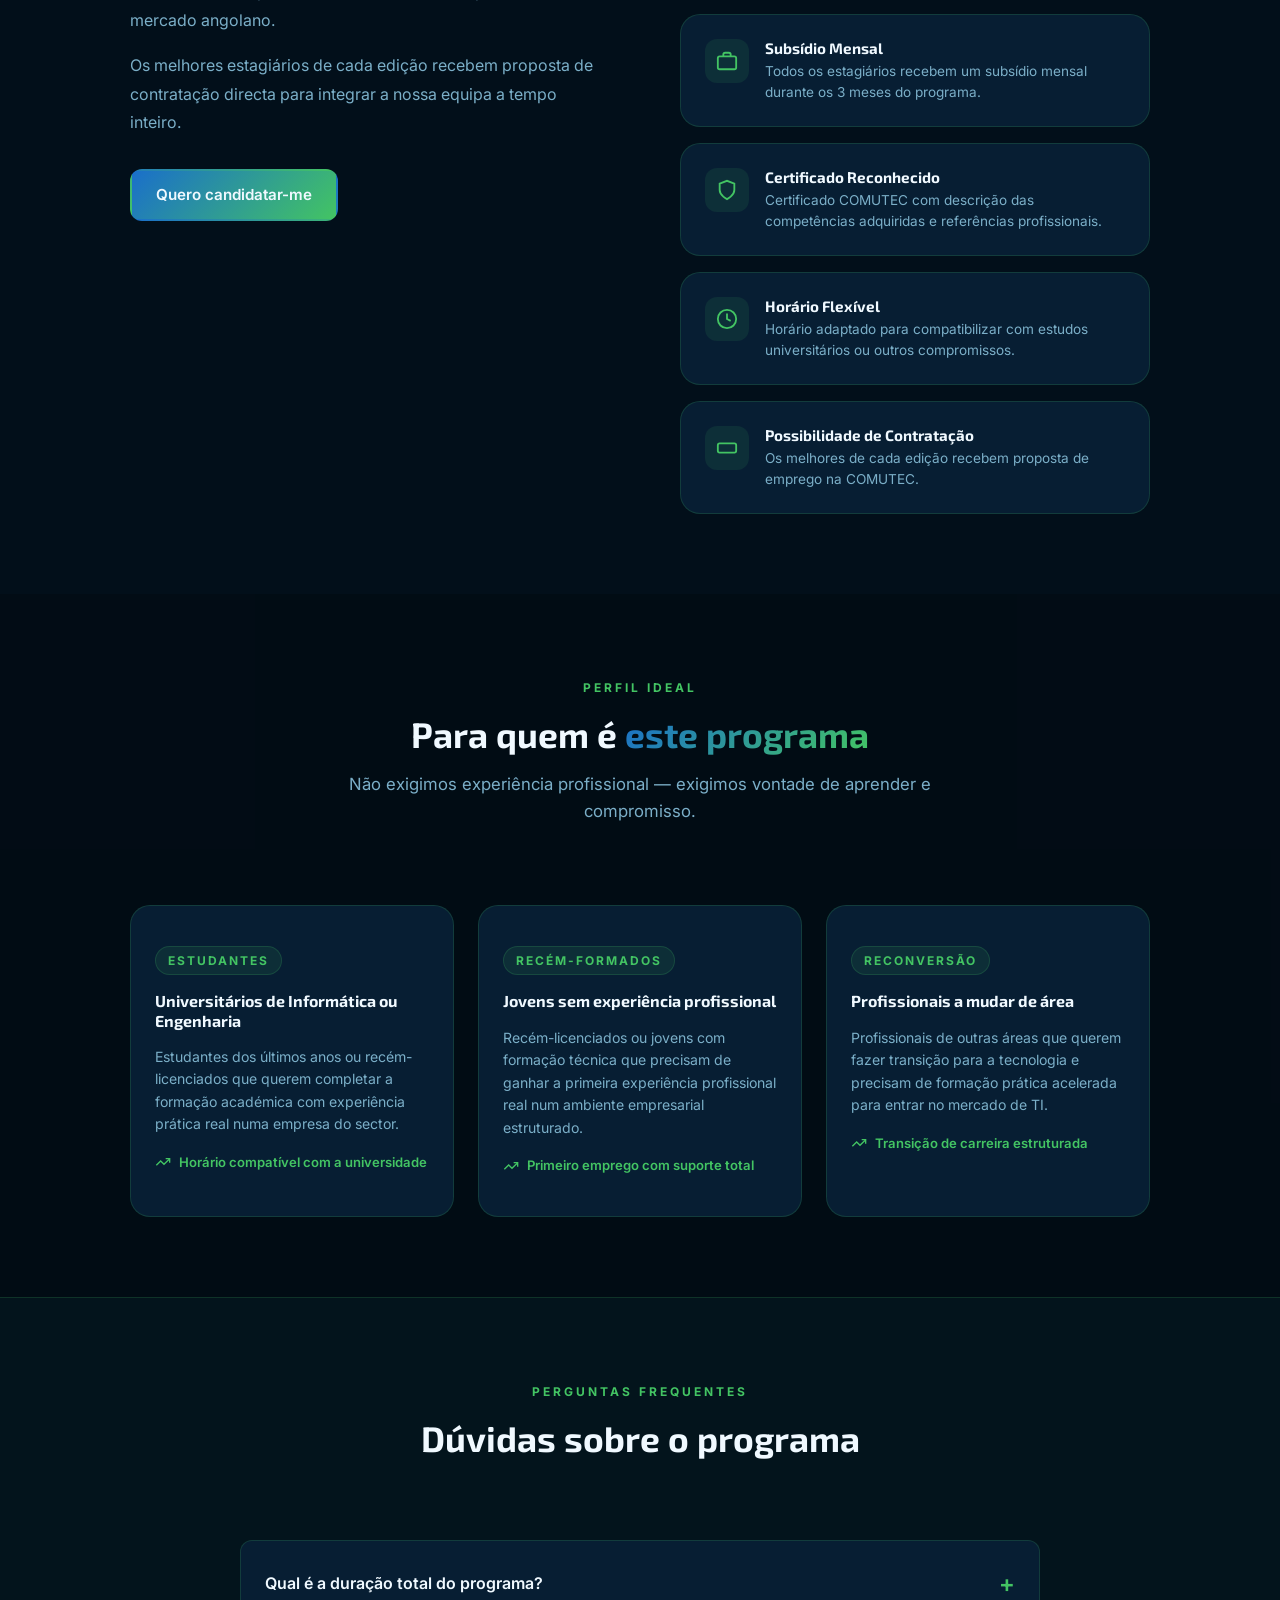
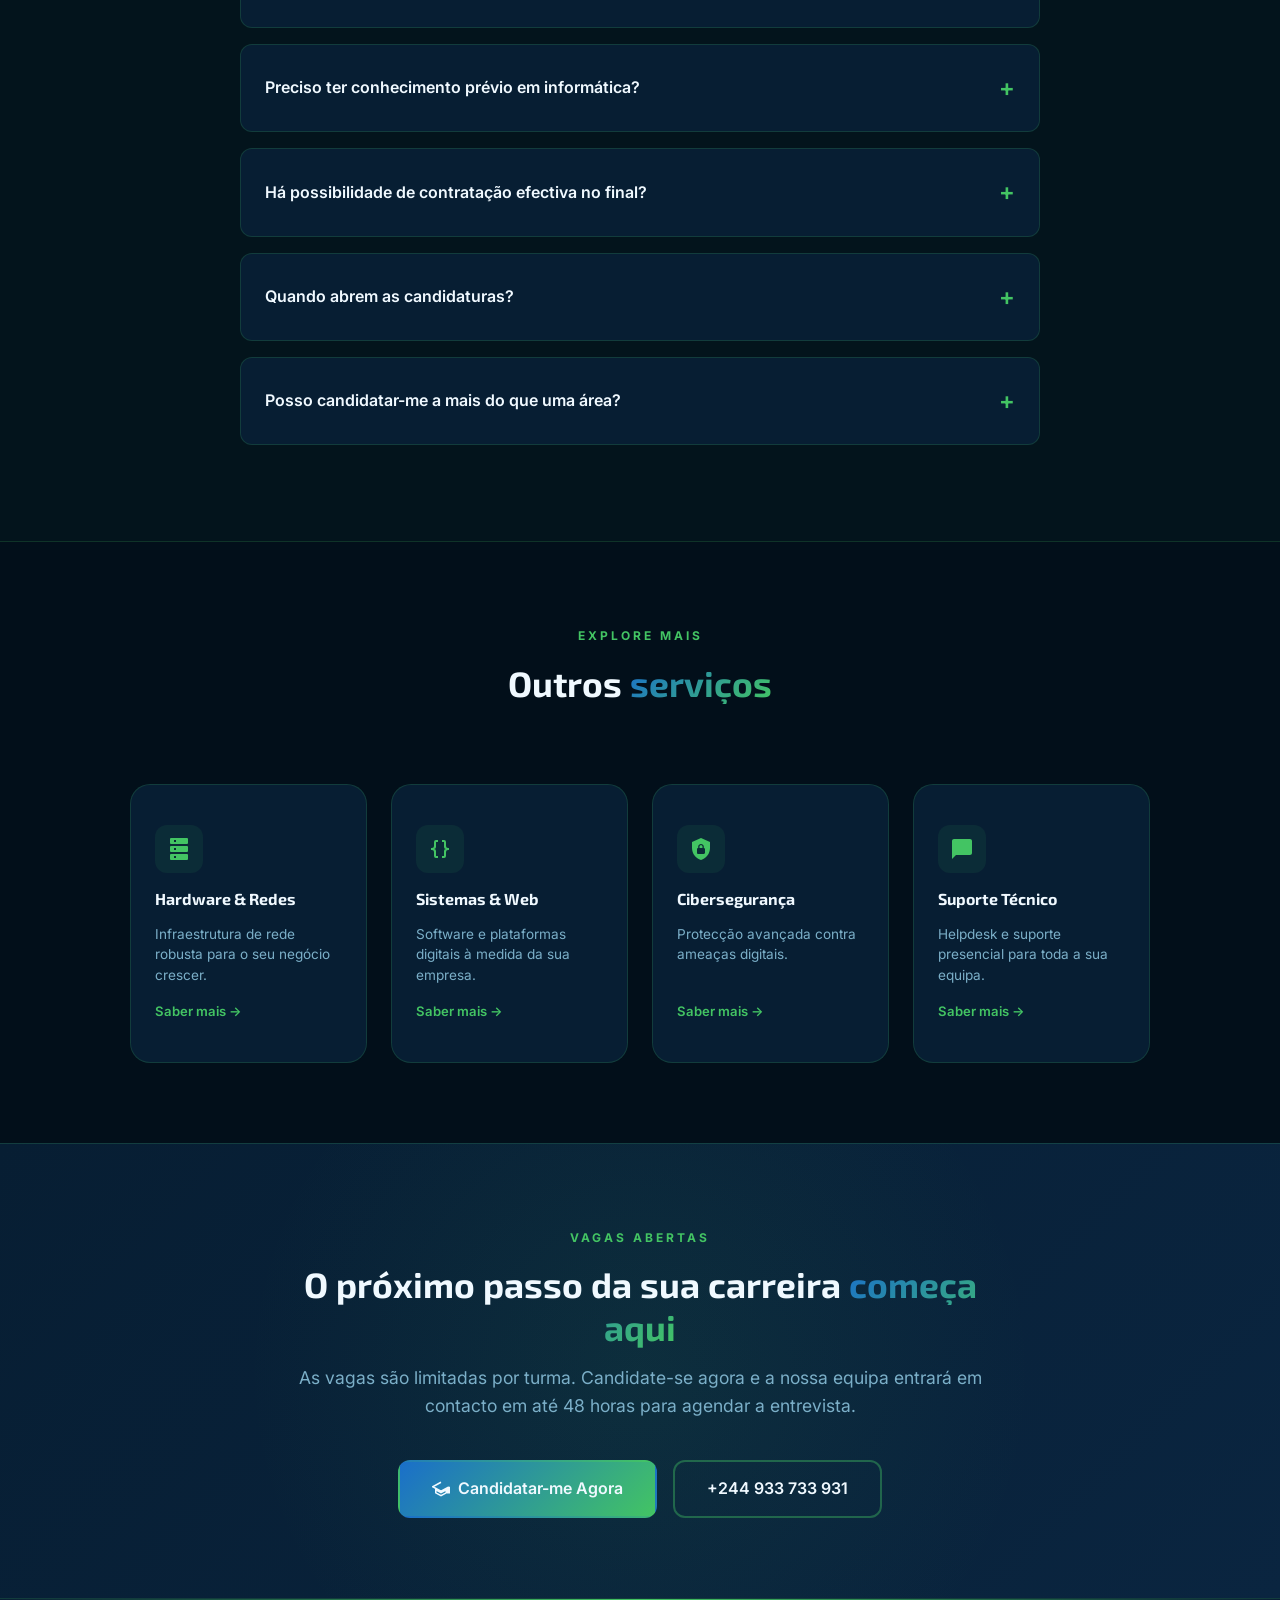
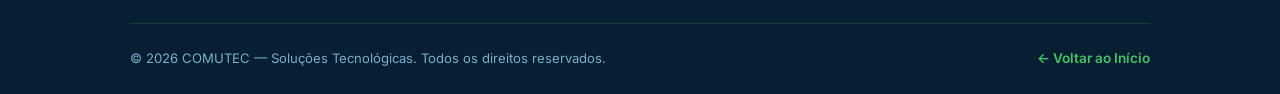
<file: html/estagios.html>
<!DOCTYPE html>
<html lang="pt">
<head>
    <meta charset="UTF-8"/>
    <meta name="viewport" content="width=device-width, initial-scale=1.0"/>
    <title>Programa de Estágios — COMUTEC</title>
    <meta name="description" content="Programa de estágios profissionais da COMUTEC. Forme-se em Hardware, Software, Cibersegurança e Suporte com mentoria real e possibilidade de contratação."/>
    <link rel="preconnect" href="https://fonts.googleapis.com"/>
    <link rel="preconnect" href="https://fonts.gstatic.com" crossorigin/>
    <link href="https://fonts.googleapis.com/css2?family=Exo+2:wght@400;600;700;800&family=Inter:wght@400;500;600&display=swap" rel="stylesheet"/>
    <link rel="stylesheet" href="../css/servico-detalhe.css"/>
</head>
<body>

<div class="fundo-decorativo" aria-hidden="true">
    <div class="circulo circulo--1"></div>
    <div class="circulo circulo--2"></div>
    <div class="circulo circulo--3"></div>
</div>

<!-- ── Cabeçalho ── -->
<header class="cabecalho-pagina" role="banner">
    <a href="../index.html" class="logotipo" aria-label="COMUTEC — Página inicial">
        <div class="logotipo__texto">
            <span class="logotipo__nome"><span class="nome-comu">COMU</span><span class="nome-tec">TEC</span></span>
            <span class="logotipo__slogan">Soluções Tecnológicas</span>
        </div>
    </a>
    <nav class="navegacao" aria-label="Navegação principal">
        <a href="../index.html" class="navegacao__link">Início</a>
        <a href="../index.html#servicos" class="navegacao__link activo">Serviços</a>
        <a href="sobre.html" class="navegacao__link">Sobre</a>
        <a href="contacto.html" class="navegacao__link">Contacto</a>
    </nav>
    <a href="contacto.html" class="botao botao--primario">
        <svg viewBox="0 0 24 24" fill="none" stroke="currentColor" stroke-width="2">
            <path d="M12,3L1,9L12,15L21,10.09V17H23V9M5,13.18V17.18L12,21L19,17.18V13.18L12,17L5,13.18Z"/>
        </svg>
        Candidatar-me
    </a>
</header>

<!-- ── Herói ── -->
<section class="heroi-servico">
    <div class="heroi-servico__fundo"></div>
    <div class="heroi-servico__conteudo">

        <div class="trilho">
            <a href="../index.html">Início</a>
            <span class="trilho__separador">❯</span>
            <a href="../index.html#servicos">Serviços</a>
            <span class="trilho__separador">❯</span>
            <span class="trilho__actual">Programa de Estágios</span>
        </div>

        <span class="heroi-servico__etiqueta">
            <svg viewBox="0 0 24 24" fill="none" stroke="currentColor" stroke-width="2">
                <path d="M22 10v6M2 10l10-5 10 5-10 5z"/>
                <path d="M6 12v5c3 3 9 3 12 0v-5"/>
            </svg>
            Novo · Vagas Abertas
        </span>

        <div class="heroi-servico__icone-grande">
            <svg viewBox="0 0 24 24" fill="currentColor">
                <path d="M12,3L1,9L12,15L21,10.09V17H23V9M5,13.18V17.18L12,21L19,17.18V13.18L12,17L5,13.18Z"/>
            </svg>
        </div>

        <h1 class="heroi-servico__titulo">
            Inicie a sua carreira <span class="texto-gradiente">em tecnologia</span>
        </h1>

        <p class="heroi-servico__subtitulo">
            O Programa de Estágios da COMUTEC forma jovens talentos angolanos com prática real,
            mentoria de especialistas certificados e possibilidade directa de contratação ao fim do estágio.
        </p>

        <div class="heroi-servico__acoes">
            <a href="contacto.html" class="botao botao--primario botao--grande">
                Candidatar-me Agora
                <svg viewBox="0 0 24 24" fill="none" stroke="currentColor" stroke-width="2">
                    <path d="M5 12h14M12 5l7 7-7 7"/>
                </svg>
            </a>
            <a href="#areas" class="botao botao--contorno botao--grande">Ver Áreas</a>
        </div>
    </div>
</section>

<!-- ── Números do programa ── 
<section class="estatisticas-servico" style="padding:60px 0;background:rgba(67,196,99,0.03);border-top:1px solid var(--cor-borda);border-bottom:1px solid var(--cor-borda);">
    <div class="contentor">
        <div style="display:grid;grid-template-columns:repeat(auto-fit,minmax(180px,1fr));gap:32px;text-align:center;">
            <div class="painel-stat__item" style="display:flex;flex-direction:column;align-items:center;gap:8px;padding:24px;background:var(--cor-fundo-cartao);border:1px solid var(--cor-borda);border-radius:var(--raio-lg);">
                <svg viewBox="0 0 24 24" fill="none" stroke="currentColor" stroke-width="1.5" style="width:36px;height:36px;stroke:var(--cor-primaria)"><circle cx="12" cy="8" r="4"/><path d="M6 20v-2a4 4 0 0 1 4-4h4a4 4 0 0 1 4 4v2"/></svg>
                <span style="font-family:'Exo 2',sans-serif;font-size:2.2rem;font-weight:800;background:linear-gradient(135deg,var(--cor-secundaria),var(--cor-primaria));-webkit-background-clip:text;-webkit-text-fill-color:transparent;background-clip:text;">3 meses</span>
                <span style="font-size:0.8rem;text-transform:uppercase;letter-spacing:2px;color:var(--cor-texto-suave);">Duração</span>
            </div>
            <div class="painel-stat__item" style="display:flex;flex-direction:column;align-items:center;gap:8px;padding:24px;background:var(--cor-fundo-cartao);border:1px solid var(--cor-borda);border-radius:var(--raio-lg);">
                <svg viewBox="0 0 24 24" fill="none" stroke="currentColor" stroke-width="1.5" style="width:36px;height:36px;stroke:var(--cor-primaria)"><rect x="3" y="4" width="18" height="18" rx="2"/><path d="M16 2v4M8 2v4M3 10h18"/></svg>
                <span style="font-family:'Exo 2',sans-serif;font-size:2.2rem;font-weight:800;background:linear-gradient(135deg,var(--cor-secundaria),var(--cor-primaria));-webkit-background-clip:text;-webkit-text-fill-color:transparent;background-clip:text;">4 áreas</span>
                <span style="font-size:0.8rem;text-transform:uppercase;letter-spacing:2px;color:var(--cor-texto-suave);">De formação</span>
            </div>
            <div class="painel-stat__item" style="display:flex;flex-direction:column;align-items:center;gap:8px;padding:24px;background:var(--cor-fundo-cartao);border:1px solid var(--cor-borda);border-radius:var(--raio-lg);">
                <svg viewBox="0 0 24 24" fill="none" stroke="currentColor" stroke-width="1.5" style="width:36px;height:36px;stroke:var(--cor-primaria)"><path d="M12 22s8-4 8-10V5l-8-3-8 3v7c0 6 8 10 8 10z"/></svg>
                <span style="font-family:'Exo 2',sans-serif;font-size:2.2rem;font-weight:800;background:linear-gradient(135deg,var(--cor-secundaria),var(--cor-primaria));-webkit-background-clip:text;-webkit-text-fill-color:transparent;background-clip:text;">Certificado</span>
                <span style="font-size:0.8rem;text-transform:uppercase;letter-spacing:2px;color:var(--cor-texto-suave);">Reconhecido</span>
            </div>
            <div class="painel-stat__item" style="display:flex;flex-direction:column;align-items:center;gap:8px;padding:24px;background:var(--cor-fundo-cartao);border:1px solid var(--cor-borda);border-radius:var(--raio-lg);">
                <svg viewBox="0 0 24 24" fill="none" stroke="currentColor" stroke-width="1.5" style="width:36px;height:36px;stroke:var(--cor-primaria)"><path d="M20 7H4a2 2 0 0 0-2 2v6a2 2 0 0 0 2 2h16a2 2 0 0 0 2-2V9a2 2 0 0 0-2-2z"/><path d="M12 12h.01"/></svg>
                <span style="font-family:'Exo 2',sans-serif;font-size:2.2rem;font-weight:800;background:linear-gradient(135deg,var(--cor-secundaria),var(--cor-primaria));-webkit-background-clip:text;-webkit-text-fill-color:transparent;background-clip:text;">Subsídio</span>
                <span style="font-size:0.8rem;text-transform:uppercase;letter-spacing:2px;color:var(--cor-texto-suave);">Mensal incluído</span>
            </div>
        </div>
    </div>
</section>-->

<!-- ── Áreas de formação ── -->
<section class="incluido" id="areas">
    <div class="contentor">
        <div class="cabecalho-seccao">
            <span class="etiqueta-seccao">Áreas de Formação</span>
            <h2>Escolha a sua <span class="texto-gradiente">área de especialização</span></h2>
            <p>Cada área tem mentores dedicados, projectos reais e um plano de desenvolvimento estruturado para a sua evolução.</p>
        </div>
        <div class="grelha-incluido">
            <article class="cartao-incluido">
                <div class="cartao-incluido__num">01</div>
                <h3>Hardware &amp; Redes</h3>
                <p>Aprenda a montar, configurar e manter servidores, redes LAN/WAN, firewalls e equipamentos de rede. Trabalho prático em laboratório real com equipamentos Cisco, Dell e Fortinet.</p>
                <div class="cartao-incluido__tags">
                    <span class="cartao-incluido__tag">Redes</span>
                    <span class="cartao-incluido__tag">Servidores</span>
                    <span class="cartao-incluido__tag">Cisco</span>
                    <span class="cartao-incluido__tag">Cabeamento</span>
                </div>
            </article>
            <article class="cartao-incluido">
                <div class="cartao-incluido__num">02</div>
                <h3>Desenvolvimento Web &amp; Software</h3>
                <p>Crie sistemas de gestão, sites e aplicações reais para os nossos clientes. Aprenda HTML, CSS, JavaScript, Node.js e bases de dados com projectos que vão para produção.</p>
                <div class="cartao-incluido__tags">
                    <span class="cartao-incluido__tag">HTML/CSS</span>
                    <span class="cartao-incluido__tag">JavaScript</span>
                    <span class="cartao-incluido__tag">Node.js</span>
                    <span class="cartao-incluido__tag">MySQL</span>
                </div>
            </article>
            <article class="cartao-incluido">
                <div class="cartao-incluido__num">03</div>
                <h3>Cibersegurança</h3>
                <p>Aprenda a proteger sistemas, fazer auditorias de segurança, configurar firewalls e responder a incidentes. Formação com ferramentas profissionais usadas no mercado angolano.</p>
                <div class="cartao-incluido__tags">
                    <span class="cartao-incluido__tag">Pentest</span>
                    <span class="cartao-incluido__tag">Firewall</span>
                    <span class="cartao-incluido__tag">SIEM</span>
                    <span class="cartao-incluido__tag">ISO 27001</span>
                </div>
            </article>
            <article class="cartao-incluido">
                <div class="cartao-incluido__num">04</div>
                <h3>Suporte Técnico &amp; Helpdesk</h3>
                <p>Domine o atendimento técnico a utilizadores, resolução de problemas de hardware/software, gestão de tickets e comunicação profissional com clientes empresariais.</p>
                <div class="cartao-incluido__tags">
                    <span class="cartao-incluido__tag">Helpdesk</span>
                    <span class="cartao-incluido__tag">Windows</span>
                    <span class="cartao-incluido__tag">Office 365</span>
                    <span class="cartao-incluido__tag">Atendimento</span>
                </div>
            </article>
        </div>
    </div>
</section>

<!-- ── Como funciona ── -->
<section class="processo" id="como-funciona">
    <div class="contentor">
        <div class="cabecalho-seccao">
            <span class="etiqueta-seccao">O Programa</span>
            <h2>Como <span class="texto-gradiente">funciona o estágio</span></h2>
            <p>Um percurso de 3 meses estruturado para que saia preparado para o mercado de trabalho real.</p>
        </div>
        <div class="passos">
            <div class="passo">
                <div class="passo__numero">1</div>
                <h4>Candidatura</h4>
                <p>Preencha o formulário online e envie o seu CV. Seleccionamos com base em motivação e potencial, não em experiência prévia.</p>
            </div>
            <div class="passo">
                <div class="passo__numero">2</div>
                <h4>Entrevista</h4>
                <p>Conversa informal com um dos nossos mentores para conhecer os seus objectivos e escolher a área mais adequada.</p>
            </div>
            <div class="passo">
                <div class="passo__numero">3</div>
                <h4>Formação Inicial</h4>
                <p>Duas semanas de formação teórica e laboratorial para nivelar conhecimentos e familiarizar com as ferramentas que vamos usar.</p>
            </div>
            <div class="passo">
                <div class="passo__numero">4</div>
                <h4>Projectos Reais</h4>
                <p>Trabalho em projectos reais da COMUTEC com supervisão de um mentor dedicado. Aprende fazendo, com responsabilidade crescente.</p>
            </div>
            <div class="passo">
                <div class="passo__numero">5</div>
                <h4>Certificação</h4>
                <p>Apresentação final do trabalho desenvolvido, avaliação técnica e emissão do certificado oficial COMUTEC com referências para o mercado.</p>
            </div>
        </div>
    </div>
</section>

<!-- ── O que oferecemos ── -->
<section class="vantagens">
    <div class="contentor">
        <div class="vantagens__layout">
            <div class="vantagens__texto">
                <span class="etiqueta-seccao">O que oferecemos</span>
                <h2>Mais do que um estágio — <span class="texto-gradiente">uma oportunidade real</span></h2>
                <p>Na COMUTEC não tratamos estagiários como observadores. Desde o primeiro dia trabalha em projectos reais com clientes reais, ao lado de profissionais com anos de experiência no mercado angolano.</p>
                <p>Os melhores estagiários de cada edição recebem proposta de contratação directa para integrar a nossa equipa a tempo inteiro.</p>
                <a href="contacto.html" class="botao botao--primario" style="margin-top:16px">Quero candidatar-me</a>
            </div>
            <div class="lista-vantagens">
                <div class="vantagem">
                    <div class="vantagem__icone">
                        <svg viewBox="0 0 24 24" fill="none" stroke="currentColor" stroke-width="2">
                            <path d="M17 21v-2a4 4 0 0 0-4-4H5a4 4 0 0 0-4 4v2"/><circle cx="9" cy="7" r="4"/>
                            <path d="M23 21v-2a4 4 0 0 0-3-3.87"/><path d="M16 3.13a4 4 0 0 1 0 7.75"/>
                        </svg>
                    </div>
                    <div class="vantagem__conteudo">
                        <h4>Mentoria Individual</h4>
                        <p>Um mentor dedicado acompanha o seu desenvolvimento durante todo o programa.</p>
                    </div>
                </div>
                <div class="vantagem">
                    <div class="vantagem__icone">
                        <svg viewBox="0 0 24 24" fill="none" stroke="currentColor" stroke-width="2">
                            <polyline points="22 12 18 12 15 21 9 3 6 12 2 12"/>
                        </svg>
                    </div>
                    <div class="vantagem__conteudo">
                        <h4>Projectos Reais</h4>
                        <p>Trabalha em projectos de clientes reais, não em simulações artificiais.</p>
                    </div>
                </div>
                <div class="vantagem">
                    <div class="vantagem__icone">
                        <svg viewBox="0 0 24 24" fill="none" stroke="currentColor" stroke-width="2">
                            <rect x="2" y="7" width="20" height="14" rx="2"/><path d="M16 7V5a2 2 0 0 0-2-2h-4a2 2 0 0 0-2 2v2"/>
                        </svg>
                    </div>
                    <div class="vantagem__conteudo">
                        <h4>Subsídio Mensal</h4>
                        <p>Todos os estagiários recebem um subsídio mensal durante os 3 meses do programa.</p>
                    </div>
                </div>
                <div class="vantagem">
                    <div class="vantagem__icone">
                        <svg viewBox="0 0 24 24" fill="none" stroke="currentColor" stroke-width="2">
                            <path d="M12 22s8-4 8-10V5l-8-3-8 3v7c0 6 8 10 8 10z"/>
                        </svg>
                    </div>
                    <div class="vantagem__conteudo">
                        <h4>Certificado Reconhecido</h4>
                        <p>Certificado COMUTEC com descrição das competências adquiridas e referências profissionais.</p>
                    </div>
                </div>
                <div class="vantagem">
                    <div class="vantagem__icone">
                        <svg viewBox="0 0 24 24" fill="none" stroke="currentColor" stroke-width="2">
                            <circle cx="12" cy="12" r="10"/>
                            <polyline points="12 6 12 12 16 14"/>
                        </svg>
                    </div>
                    <div class="vantagem__conteudo">
                        <h4>Horário Flexível</h4>
                        <p>Horário adaptado para compatibilizar com estudos universitários ou outros compromissos.</p>
                    </div>
                </div>
                <div class="vantagem">
                    <div class="vantagem__icone">
                        <svg viewBox="0 0 24 24" fill="none" stroke="currentColor" stroke-width="2">
                            <path d="M20 7H4a2 2 0 0 0-2 2v6a2 2 0 0 0 2 2h16a2 2 0 0 0 2-2V9a2 2 0 0 0-2-2z"/>
                            <path d="M12 12h.01"/>
                        </svg>
                    </div>
                    <div class="vantagem__conteudo">
                        <h4>Possibilidade de Contratação</h4>
                        <p>Os melhores de cada edição recebem proposta de emprego na COMUTEC.</p>
                    </div>
                </div>
            </div>
        </div>
    </div>
</section>

<!-- ── Testemunhos / Perfil ideal ── -->
<section class="casos-uso">
    <div class="contentor">
        <div class="cabecalho-seccao">
            <span class="etiqueta-seccao">Perfil Ideal</span>
            <h2>Para quem é <span class="texto-gradiente">este programa</span></h2>
            <p>Não exigimos experiência profissional — exigimos vontade de aprender e compromisso.</p>
        </div>
        <div class="grelha-casos">
            <article class="cartao-caso">
                <span class="cartao-caso__sector">Estudantes</span>
                <h3>Universitários de Informática ou Engenharia</h3>
                <p>Estudantes dos últimos anos ou recém-licenciados que querem completar a formação académica com experiência prática real numa empresa do sector.</p>
                <div class="cartao-caso__resultado">
                    <svg viewBox="0 0 24 24" fill="none" stroke="currentColor" stroke-width="2"><polyline points="22 7 13.5 15.5 8.5 10.5 2 17"/><polyline points="16 7 22 7 22 13"/></svg>
                    Horário compatível com a universidade
                </div>
            </article>
            <article class="cartao-caso">
                <span class="cartao-caso__sector">Recém-Formados</span>
                <h3>Jovens sem experiência profissional</h3>
                <p>Recém-licenciados ou jovens com formação técnica que precisam de ganhar a primeira experiência profissional real num ambiente empresarial estruturado.</p>
                <div class="cartao-caso__resultado">
                    <svg viewBox="0 0 24 24" fill="none" stroke="currentColor" stroke-width="2"><polyline points="22 7 13.5 15.5 8.5 10.5 2 17"/><polyline points="16 7 22 7 22 13"/></svg>
                    Primeiro emprego com suporte total
                </div>
            </article>
            <article class="cartao-caso">
                <span class="cartao-caso__sector">Reconversão</span>
                <h3>Profissionais a mudar de área</h3>
                <p>Profissionais de outras áreas que querem fazer transição para a tecnologia e precisam de formação prática acelerada para entrar no mercado de TI.</p>
                <div class="cartao-caso__resultado">
                    <svg viewBox="0 0 24 24" fill="none" stroke="currentColor" stroke-width="2"><polyline points="22 7 13.5 15.5 8.5 10.5 2 17"/><polyline points="16 7 22 7 22 13"/></svg>
                    Transição de carreira estruturada
                </div>
            </article>
        </div>
    </div>
</section>

 <!-- ========== FAQ ========== -->
    <section class="seccao-servico seccao-servico--alterna">
        <div class="contentor">
            <div class="cabecalho-seccao animar" data-animacao="entrar-cima">
                <span class="etiqueta-seccao">PERGUNTAS FREQUENTES</span>
                <h2>Dúvidas sobre o programa</h2>
            </div>

            <div class="faq">
                <details class="faq-item">
                    <summary>Qual é a duração total do programa?</summary>
                    <div class="faq-item__conteudo">
                        O programa tem uma duração total de 6 meses: duas semanas de formação técnica intensiva seguidas de aproximadamente 5 meses e meio de estágio prático em projectos reais, com acompanhamento contínuo de um mentor.
                    </div>
                </details>
                <details class="faq-item">
                    <summary>Preciso ter conhecimento prévio em informática?</summary>
                    <div class="faq-item__conteudo">
                        Não é obrigatório, mas é valorizado. O programa foi desenhado para formar pessoas do zero. O que mais importa é curiosidade, capacidade de aprendizagem e vontade de crescer profissionalmente.
                    </div>
                </details>
                <details class="faq-item">
                    <summary>Há possibilidade de contratação efectiva no final?</summary>
                    <div class="faq-item__conteudo">
                        Sim, e é esse o nosso objectivo. Mais de 60% dos estagiários que concluem o programa com bom desempenho acabam por integrar a nossa equipa em regime de contrato efectivo.
                    </div>
                </details>
                <details class="faq-item">
                    <summary>Quando abrem as candidaturas?</summary>
                    <div class="faq-item__conteudo">
                        Abrimos duas edições por ano: uma em Março e outra em Setembro. Ainda assim, recebemos candidaturas espontâneas a qualquer momento, que são consideradas para a próxima edição disponível.
                    </div>
                </details>
                <details class="faq-item">
                    <summary>Posso candidatar-me a mais do que uma área?</summary>
                    <div class="faq-item__conteudo">
                        Podes indicar até duas áreas de preferência no formulário de candidatura. Durante a entrevista ajudamos-te a escolher aquela que melhor se alinha com o teu perfil e objectivos de carreira.
                    </div>
                </details>
            </div>
        </div>
    </section>

<!-- ── Outros Serviços ── -->
<section class="outros-servicos">
    <div class="contentor">
        <div class="cabecalho-seccao">
            <span class="etiqueta-seccao">Explore mais</span>
            <h2>Outros <span class="texto-gradiente">serviços</span></h2>
        </div>
        <div class="grelha-outros">
            <a href="hardware_redes.html" class="cartao-outro">
                <div class="cartao-outro__icone">
                    <svg viewBox="0 0 24 24" fill="currentColor"><path d="M4,1H20A1,1 0 0,1 21,2V6A1,1 0 0,1 20,7H4A1,1 0 0,1 3,6V2A1,1 0 0,1 4,1M4,9H20A1,1 0 0,1 21,10V14A1,1 0 0,1 20,15H4A1,1 0 0,1 3,14V10A1,1 0 0,1 4,9M4,17H20A1,1 0 0,1 21,18V22A1,1 0 0,1 20,23H4A1,1 0 0,1 3,22V18A1,1 0 0,1 4,17M9,5V3H7V5H9M9,13V11H7V13H9M9,21V19H7V21H9Z"/></svg>
                </div>
                <h4>Hardware &amp; Redes</h4>
                <p>Infra­estrutura de rede robusta para o seu negócio crescer.</p>
                <span class="cartao-outro__link">Saber mais →</span>
            </a>
            <a href="sistemas_web.html" class="cartao-outro">
                <div class="cartao-outro__icone">
                    <svg viewBox="0 0 24 24" fill="currentColor"><path d="M8,3A2,2 0 0,0 6,5V9A2,2 0 0,1 4,11H3V13H4A2,2 0 0,1 6,15V19A2,2 0 0,0 8,21H10V19H8V14A2,2 0 0,0 6,12A2,2 0 0,0 8,10V5H10V3M16,3A2,2 0 0,1 18,5V9A2,2 0 0,0 20,11H21V13H20A2,2 0 0,0 18,15V19A2,2 0 0,1 16,21H14V19H16V14A2,2 0 0,1 18,12A2,2 0 0,1 16,10V5H14V3H16Z"/></svg>
                </div>
                <h4>Sistemas &amp; Web</h4>
                <p>Software e plataformas digitais à medida da sua empresa.</p>
                <span class="cartao-outro__link">Saber mais →</span>
            </a>
            <a href="ciberseguranca.html" class="cartao-outro">
                <div class="cartao-outro__icone">
                    <svg viewBox="0 0 24 24" fill="currentColor"><path d="M12,1L3,5V11C3,16.55 6.84,21.74 12,23C17.16,21.74 21,16.55 21,11V5L12,1M12,7C13.4,7 14.8,8.1 14.8,9.5V11C15.4,11 16,11.6 16,12.3V15.8C16,16.4 15.4,17 14.7,17H9.2C8.6,17 8,16.4 8,15.7V12.2C8,11.6 8.6,11 9.2,11V9.5C9.2,8.1 10.6,7 12,7M12,8.2C11.2,8.2 10.5,8.7 10.5,9.5V11H13.5V9.5C13.5,8.7 12.8,8.2 12,8.2Z"/></svg>
                </div>
                <h4>Cibersegurança</h4>
                <p>Protecção avançada contra ameaças digitais.</p>
                <span class="cartao-outro__link">Saber mais →</span>
            </a>
            <a href="suporte_tecnico.html" class="cartao-outro">
                <div class="cartao-outro__icone"><svg viewBox="0 0 24 24" fill="currentColor"><path d="M20 2H4c-1.1 0-2 .9-2 2v18l4-4h14c1.1 0 2-.9 2-2V4c0-1.1-.9-2-2-2z"/></svg></div>
                <h4>Suporte Técnico</h4>
                <p>Helpdesk e suporte presencial para toda a sua equipa.</p>
                <span class="cartao-outro__link">Saber mais →</span>
            </a>
        </div>
    </div>
</section>

<!-- ── CTA candidatura ── -->
<section class="cta-servico">
    <div class="contentor">
        <div class="cta-servico__conteudo">
            <span class="etiqueta-seccao">Vagas Abertas</span>
            <h2>O próximo passo da sua carreira <span class="texto-gradiente">começa aqui</span></h2>
            <p>As vagas são limitadas por turma. Candidate-se agora e a nossa equipa entrará em contacto em até 48 horas para agendar a entrevista.</p>
            <div class="cta-servico__acoes">
                <a href="contacto.html" class="botao botao--primario botao--grande">
                    <svg viewBox="0 0 24 24" fill="none" stroke="currentColor" stroke-width="2">
                        <path d="M12,3L1,9L12,15L21,10.09V17H23V9M5,13.18V17.18L12,21L19,17.18V13.18L12,17L5,13.18Z"/>
                    </svg>
                    Candidatar-me Agora
                </a>
                <a href="tel:+244933733931" class="botao botao--contorno botao--grande">+244 933 733 931</a>
            </div>
        </div>
    </div>
</section>

<!-- ── Rodapé ── -->
<footer class="rodape" role="contentinfo">
    <div class="contentor">
        <div class="rodape__base">
            <p>© 2026 COMUTEC — Soluções Tecnológicas. Todos os direitos reservados.</p>
            <a href="../index.html" class="link-voltar-inicio">← Voltar ao Início</a>
        </div>
    </div>
</footer>

<button class="btn-topo" id="btn-topo" aria-label="Voltar ao topo">
    <svg viewBox="0 0 24 24" fill="none" stroke="currentColor" stroke-width="2.5">
        <path d="M12 19V5M5 12l7-7 7 7"/>
    </svg>
</button>

<script src="pagina_servico.js"></script>
</body>
</html>
</file>
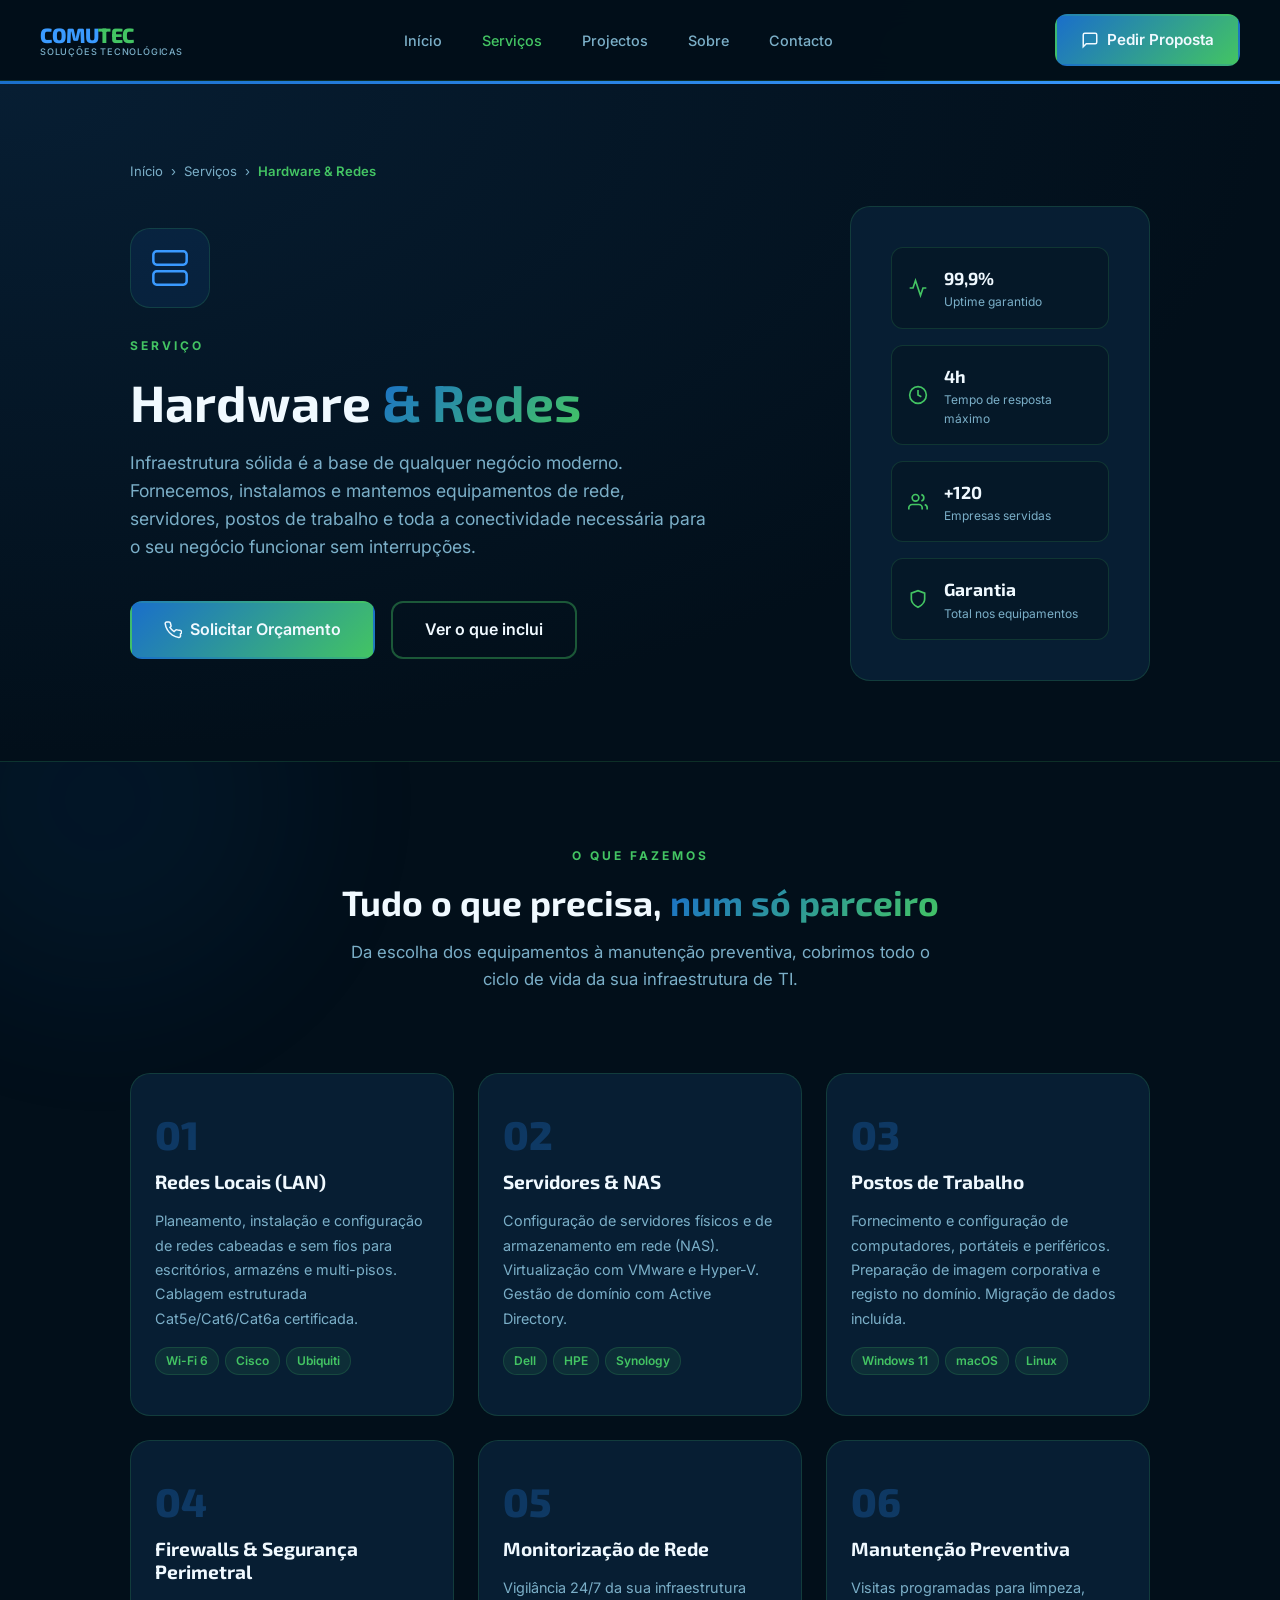
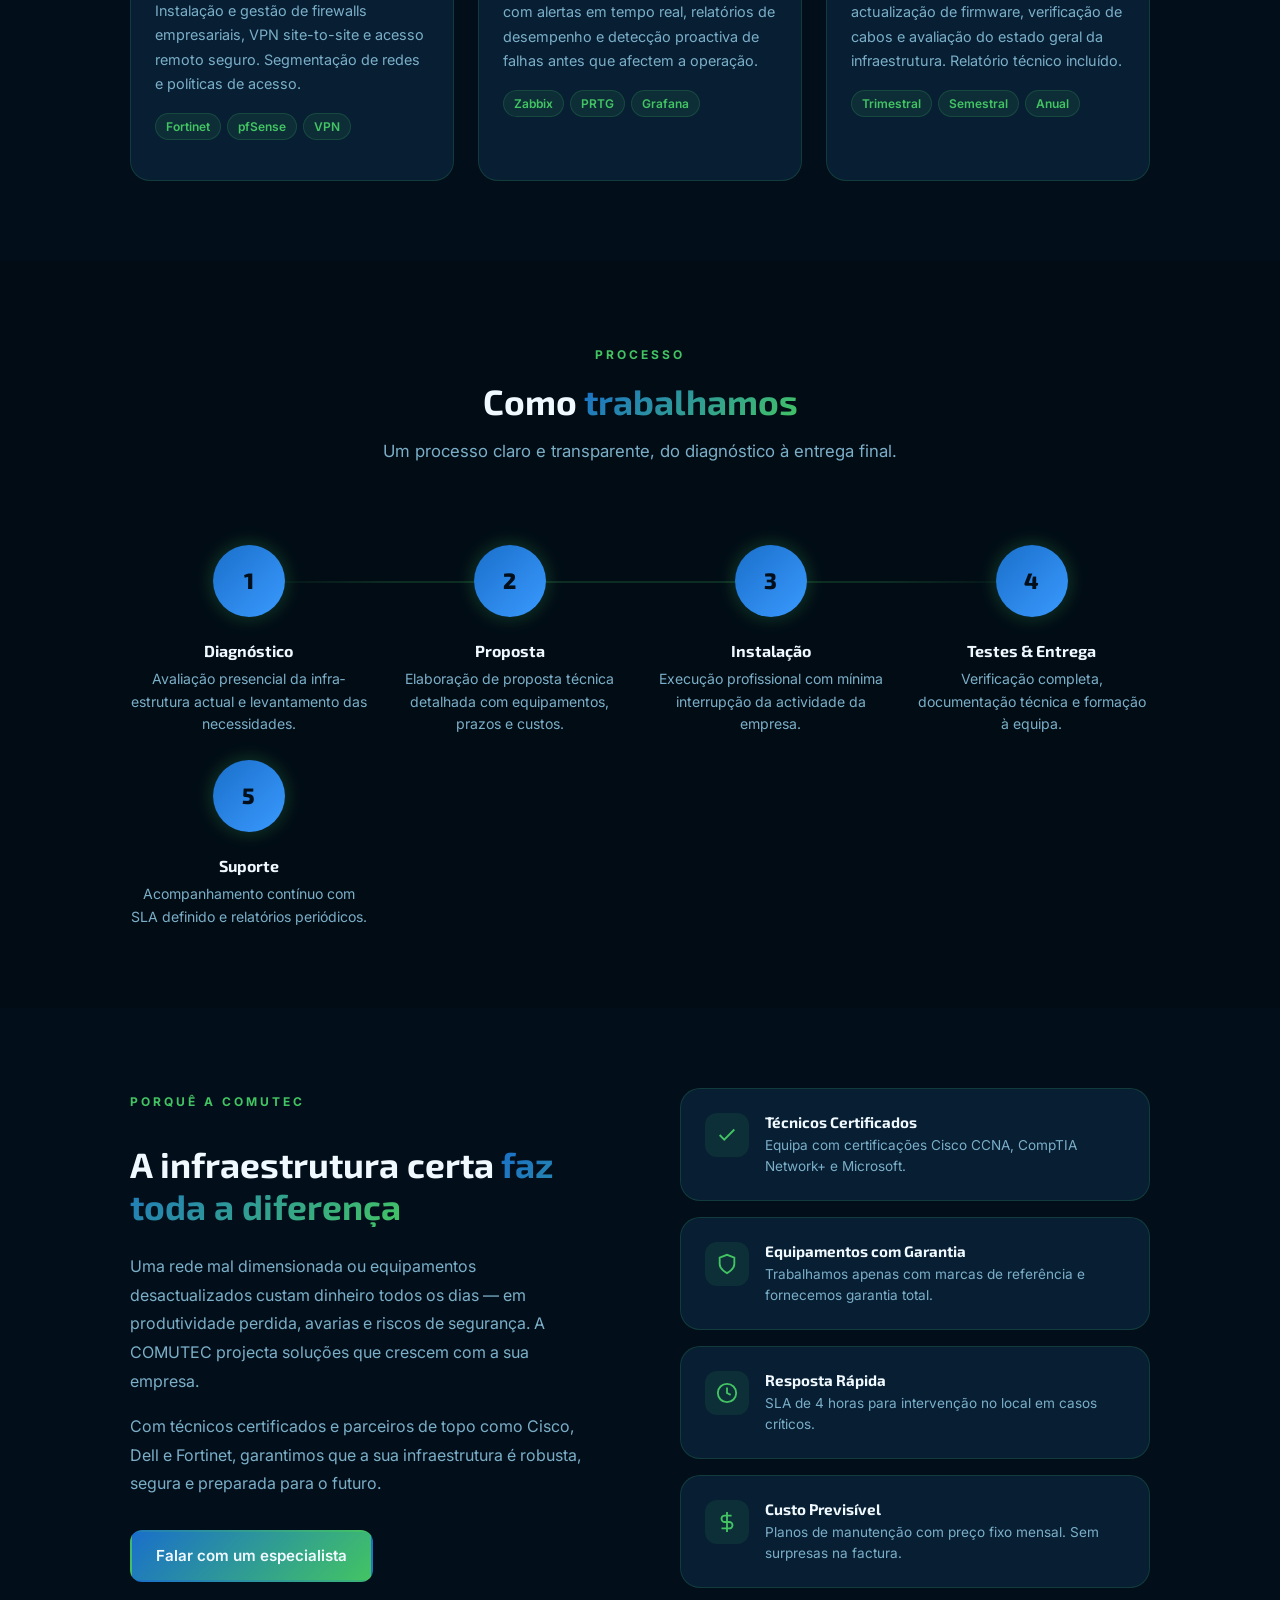
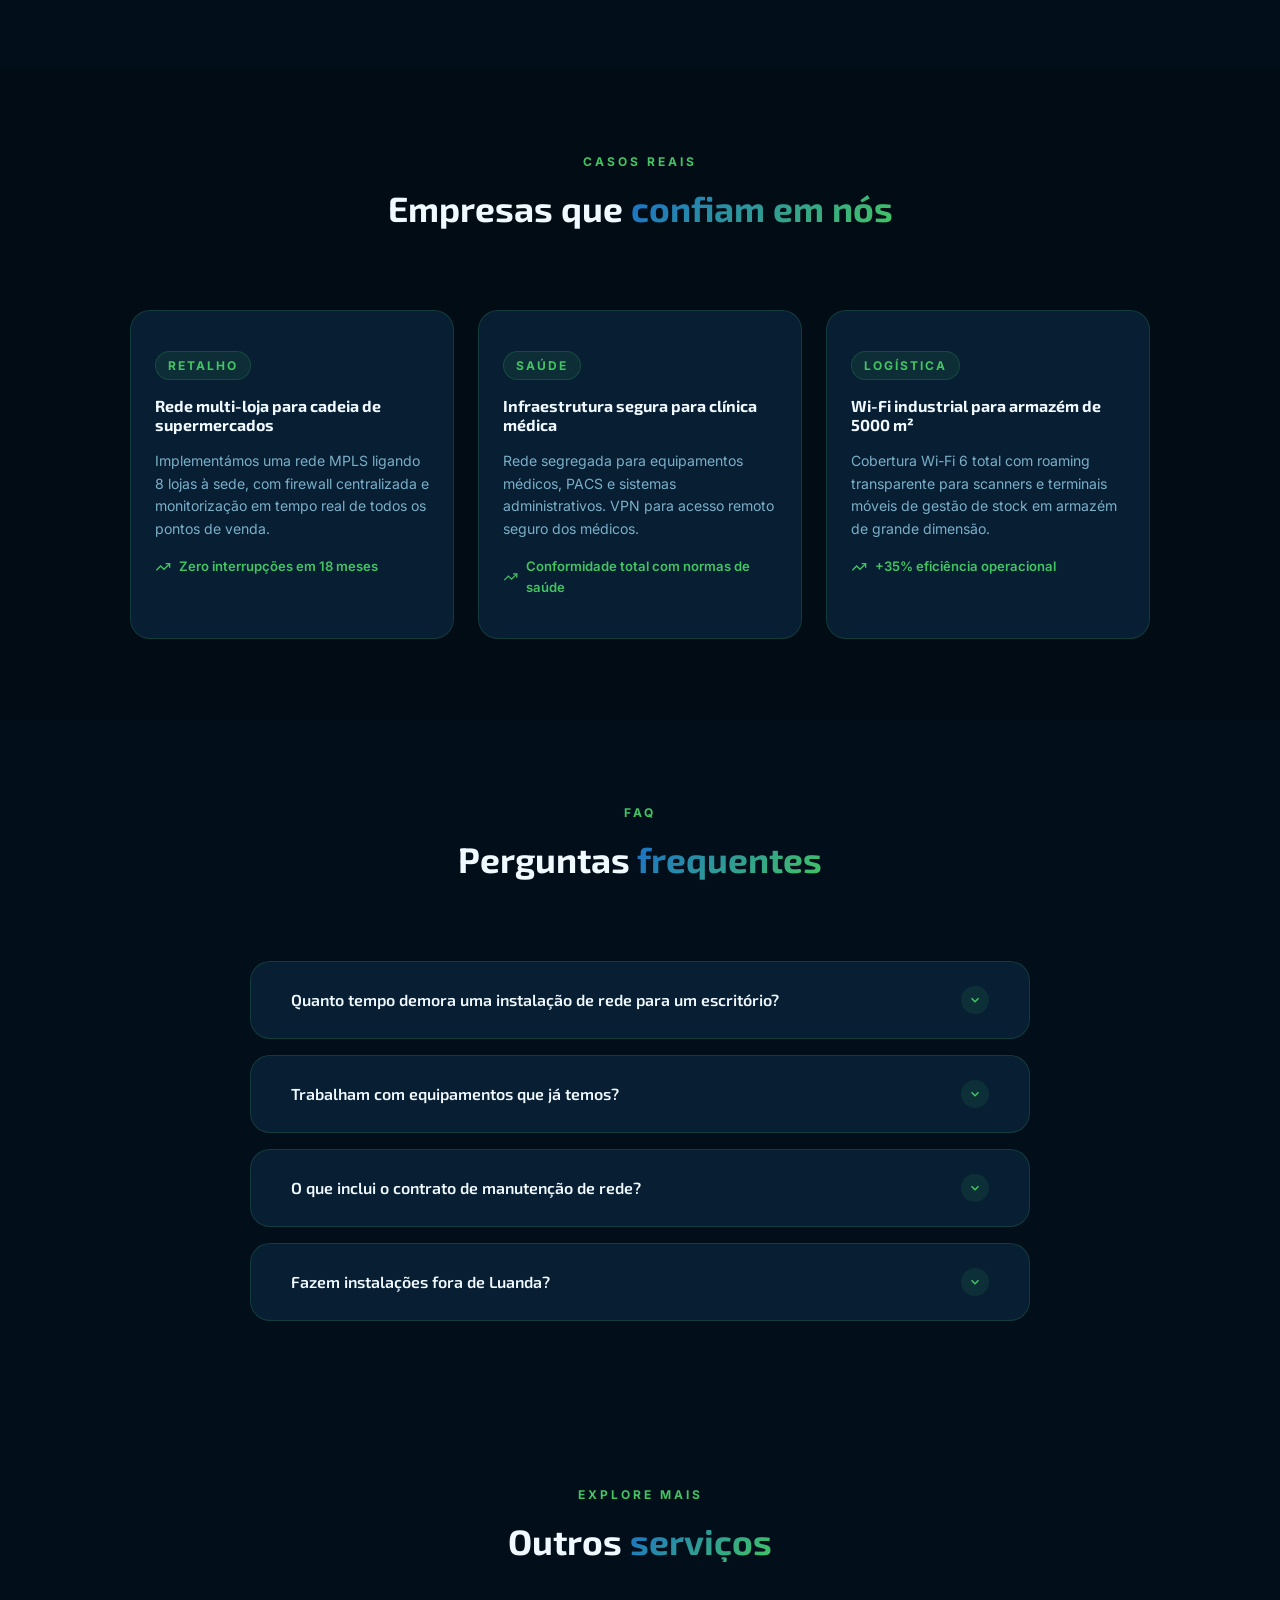
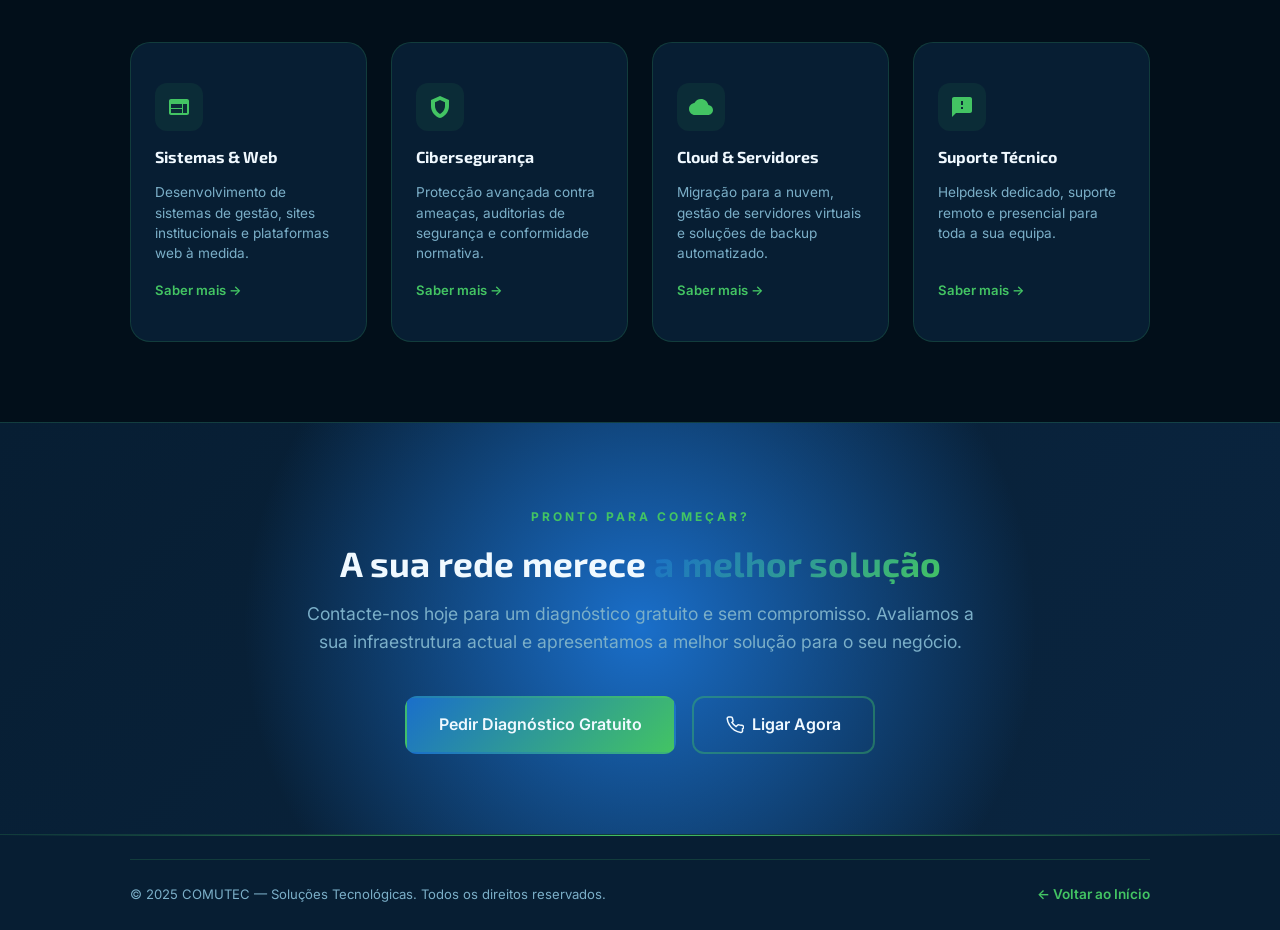
<file: html/hardware-redes.html>
<!DOCTYPE html>
<html lang="pt">
<head>
    <meta charset="UTF-8"/>
    <meta name="viewport" content="width=device-width, initial-scale=1.0"/>
    <title>Hardware & Redes — COMUTEC</title>
    <meta name="description" content="Soluções completas de hardware, infraestrutura de redes e conectividade para empresas. Instalação, configuração e manutenção profissional."/>
    <link rel="preconnect" href="https://fonts.googleapis.com"/>
    <link rel="preconnect" href="https://fonts.gstatic.com" crossorigin/>
    <link href="https://fonts.googleapis.com/css2?family=Exo+2:wght@400;600;700;800&family=Inter:wght@400;500;600&display=swap" rel="stylesheet"/>
    <link rel="stylesheet" href="/css/serviço-detalhe.css"/>
    <style>
        /* Cor temática: Azul (Hardware/Redes) */
        :root {
            --cor-tema:       #1a6fca;
            --cor-tema-clara: #3a9aff;
            --gradiente-servico: linear-gradient(135deg, #1a6fca, #3a9aff);
            --cor-icone: rgba(26,111,202,0.12);
        }
        .servico-heroi__icone-grande { --cor-icone: rgba(26,111,202,0.12); }
        .passo__numero { background:var(--gradiente-servico); }
        .cartao-incluido__num { -webkit-text-fill-color:transparent; background:var(--gradiente-servico); background-clip:text; -webkit-background-clip:text; }
    </style>
</head>
<body>

<!-- Fundo decorativo -->
<div class="fundo-decorativo" aria-hidden="true">
    <div class="circulo circulo--1"></div>
    <div class="circulo circulo--2"></div>
    <div class="circulo circulo--3"></div>
</div>

<!-- ── Cabeçalho ── -->
<header class="cabecalho-pagina" role="banner">
    <a href="../../index.html" class="logotipo" aria-label="COMUTEC — Voltar à página inicial">
        <div class="logotipo__texto">
            <span class="logotipo__nome"><span class="nome-comu">COMU</span><span class="nome-tec">TEC</span></span>
            <span class="logotipo__slogan">Soluções Tecnológicas</span>
        </div>
    </a>
    <nav class="navegacao" aria-label="Navegação principal">
        <a href="../../index.html" class="navegacao__link">Início</a>
        <a href="../../index.html#servicos" class="navegacao__link activo">Serviços</a>
        <a href="../projectos.html" class="navegacao__link">Projectos</a>
        <a href="../../index.html#sobre" class="navegacao__link">Sobre</a>
        <a href="../../index.html#contacto" class="navegacao__link">Contacto</a>
    </nav>
    <a href="../../index.html#contacto" class="botao botao--primario">
        <svg viewBox="0 0 24 24" fill="none" stroke="currentColor" stroke-width="2"><path d="M21 15a2 2 0 0 1-2 2H7l-4 4V5a2 2 0 0 1 2-2h14a2 2 0 0 1 2 2z"/></svg>
        Pedir Proposta
    </a>
</header>

<!-- ── Herói do Serviço ── -->
<section class="servico-heroi" aria-labelledby="titulo-servico">
    <div class="servico-heroi__fundo" aria-hidden="true"></div>
    <div class="contentor">
        <div class="migalha" aria-label="Localização na navegação">
            <a href="../../index.html">Início</a>
            <span class="migalha__sep">›</span>
            <a href="../../index.html#servicos">Serviços</a>
            <span class="migalha__sep">›</span>
            <span>Hardware & Redes</span>
        </div>
        <div class="servico-heroi__layout">
            <div class="servico-heroi__info">
                <div class="servico-heroi__icone-grande" aria-hidden="true">
                    <svg viewBox="0 0 24 24" fill="none" stroke="#3a9aff" stroke-width="1.5"><rect x="2" y="2" width="20" height="8" rx="2"/><rect x="2" y="14" width="20" height="8" rx="2"/><line x1="6" y1="6" x2="6.01" y2="6"/><line x1="6" y1="18" x2="6.01" y2="18"/></svg>
                </div>
                <span class="etiqueta-seccao">Serviço</span>
                <h1 id="titulo-servico">Hardware <span class="texto-gradiente">&amp; Redes</span></h1>
                <p>Infra­estrutura sólida é a base de qualquer negócio moderno. Fornecemos, instalamos e mantemos equipamentos de rede, servidores, postos de trabalho e toda a conectividade necessária para o seu negócio funcionar sem interrupções.</p>
                <div class="servico-heroi__acoes">
                    <a href="../../index.html#contacto" class="botao botao--primario botao--grande">
                        <svg viewBox="0 0 24 24" fill="none" stroke="currentColor" stroke-width="2"><path d="M22 16.92v3a2 2 0 0 1-2.18 2 19.79 19.79 0 0 1-8.63-3.07A19.5 19.5 0 0 1 4.69 12 19.79 19.79 0 0 1 1.6 3.44 2 2 0 0 1 3.57 1.25h3a2 2 0 0 1 2 1.72c.127.96.361 1.903.7 2.81a2 2 0 0 1-.45 2.11L7.91 8.5a16 16 0 0 0 5.55 5.55l1.82-1.82a2 2 0 0 1 2.11-.45c.907.339 1.85.573 2.81.7A2 2 0 0 1 22 16.92z"/></svg>
                        Solicitar Orçamento
                    </a>
                    <a href="#incluido" class="botao botao--contorno botao--grande">Ver o que inclui</a>
                </div>
            </div>
            <aside class="servico-heroi__painel" aria-label="Estatísticas do serviço">
                <div class="painel-stat">
                    <div class="painel-stat__item">
                        <svg viewBox="0 0 24 24" fill="none" stroke="currentColor" stroke-width="2"><polyline points="22 12 18 12 15 21 9 3 6 12 2 12"/></svg>
                        <div class="painel-stat__info">
                            <span class="painel-stat__valor">99,9%</span>
                            <span class="painel-stat__label">Uptime garantido</span>
                        </div>
                    </div>
                    <div class="painel-stat__item">
                        <svg viewBox="0 0 24 24" fill="none" stroke="currentColor" stroke-width="2"><circle cx="12" cy="12" r="10"/><polyline points="12 6 12 12 16 14"/></svg>
                        <div class="painel-stat__info">
                            <span class="painel-stat__valor">4h</span>
                            <span class="painel-stat__label">Tempo de resposta máximo</span>
                        </div>
                    </div>
                    <div class="painel-stat__item">
                        <svg viewBox="0 0 24 24" fill="none" stroke="currentColor" stroke-width="2"><path d="M17 21v-2a4 4 0 0 0-4-4H5a4 4 0 0 0-4 4v2"/><circle cx="9" cy="7" r="4"/><path d="M23 21v-2a4 4 0 0 0-3-3.87"/><path d="M16 3.13a4 4 0 0 1 0 7.75"/></svg>
                        <div class="painel-stat__info">
                            <span class="painel-stat__valor">+120</span>
                            <span class="painel-stat__label">Empresas servidas</span>
                        </div>
                    </div>
                    <div class="painel-stat__item">
                        <svg viewBox="0 0 24 24" fill="none" stroke="currentColor" stroke-width="2"><path d="M12 22s8-4 8-10V5l-8-3-8 3v7c0 6 8 10 8 10z"/></svg>
                        <div class="painel-stat__info">
                            <span class="painel-stat__valor">Garantia</span>
                            <span class="painel-stat__label">Total nos equipamentos</span>
                        </div>
                    </div>
                </div>
            </aside>
        </div>
    </div>
</section>

<!-- ── O que está incluído ── -->
<section class="incluido" id="incluido" aria-labelledby="titulo-incluido">
    <div class="contentor">
        <div class="cabecalho-seccao">
            <span class="etiqueta-seccao">O que fazemos</span>
            <h2 id="titulo-incluido">Tudo o que precisa, <span class="texto-gradiente">num só parceiro</span></h2>
            <p>Da escolha dos equipamentos à manutenção preventiva, cobrimos todo o ciclo de vida da sua infra­estrutura de TI.</p>
        </div>
        <div class="grelha-incluido">
            <article class="cartao-incluido">
                <div class="cartao-incluido__num">01</div>
                <h3>Redes Locais (LAN)</h3>
                <p>Planeamento, instalação e configuração de redes cabeadas e sem fios para escritórios, armazéns e multi-pisos. Cablagem estruturada Cat5e/Cat6/Cat6a certificada.</p>
                <div class="cartao-incluido__tags"><span class="cartao-incluido__tag">Wi-Fi 6</span><span class="cartao-incluido__tag">Cisco</span><span class="cartao-incluido__tag">Ubiquiti</span></div>
            </article>
            <article class="cartao-incluido">
                <div class="cartao-incluido__num">02</div>
                <h3>Servidores &amp; NAS</h3>
                <p>Configuração de servidores físicos e de armazenamento em rede (NAS). Virtualização com VMware e Hyper-V. Gestão de domínio com Active Directory.</p>
                <div class="cartao-incluido__tags"><span class="cartao-incluido__tag">Dell</span><span class="cartao-incluido__tag">HPE</span><span class="cartao-incluido__tag">Synology</span></div>
            </article>
            <article class="cartao-incluido">
                <div class="cartao-incluido__num">03</div>
                <h3>Postos de Trabalho</h3>
                <p>Fornecimento e configuração de computadores, portáteis e periféricos. Preparação de imagem corporativa e registo no domínio. Migração de dados incluída.</p>
                <div class="cartao-incluido__tags"><span class="cartao-incluido__tag">Windows 11</span><span class="cartao-incluido__tag">macOS</span><span class="cartao-incluido__tag">Linux</span></div>
            </article>
            <article class="cartao-incluido">
                <div class="cartao-incluido__num">04</div>
                <h3>Firewalls &amp; Segurança Perimetral</h3>
                <p>Instalação e gestão de firewalls empresariais, VPN site-to-site e acesso remoto seguro. Segmentação de redes e políticas de acesso.</p>
                <div class="cartao-incluido__tags"><span class="cartao-incluido__tag">Fortinet</span><span class="cartao-incluido__tag">pfSense</span><span class="cartao-incluido__tag">VPN</span></div>
            </article>
            <article class="cartao-incluido">
                <div class="cartao-incluido__num">05</div>
                <h3>Monitorização de Rede</h3>
                <p>Vigilância 24/7 da sua infra­estrutura com alertas em tempo real, relatórios de desempenho e detecção proactiva de falhas antes que afectem a operação.</p>
                <div class="cartao-incluido__tags"><span class="cartao-incluido__tag">Zabbix</span><span class="cartao-incluido__tag">PRTG</span><span class="cartao-incluido__tag">Grafana</span></div>
            </article>
            <article class="cartao-incluido">
                <div class="cartao-incluido__num">06</div>
                <h3>Manutenção Preventiva</h3>
                <p>Visitas programadas para limpeza, actualização de firmware, verificação de cabos e avaliação do estado geral da infra­estrutura. Relatório técnico incluído.</p>
                <div class="cartao-incluido__tags"><span class="cartao-incluido__tag">Trimestral</span><span class="cartao-incluido__tag">Semestral</span><span class="cartao-incluido__tag">Anual</span></div>
            </article>
        </div>
    </div>
</section>

<!-- ── Como funciona ── -->
<section class="processo" aria-labelledby="titulo-processo">
    <div class="contentor">
        <div class="cabecalho-seccao">
            <span class="etiqueta-seccao">Processo</span>
            <h2 id="titulo-processo">Como <span class="texto-gradiente">trabalhamos</span></h2>
            <p>Um processo claro e transparente, do diagnóstico à entrega final.</p>
        </div>
        <div class="passos" role="list">
            <div class="passo" role="listitem">
                <div class="passo__numero" aria-hidden="true">1</div>
                <h4>Diagnóstico</h4>
                <p>Avaliação presencial da infra­estrutura actual e levantamento das necessidades.</p>
            </div>
            <div class="passo" role="listitem">
                <div class="passo__numero" aria-hidden="true">2</div>
                <h4>Proposta</h4>
                <p>Elaboração de proposta técnica detalhada com equipamentos, prazos e custos.</p>
            </div>
            <div class="passo" role="listitem">
                <div class="passo__numero" aria-hidden="true">3</div>
                <h4>Instalação</h4>
                <p>Execução profissional com mínima interrupção da actividade da empresa.</p>
            </div>
            <div class="passo" role="listitem">
                <div class="passo__numero" aria-hidden="true">4</div>
                <h4>Testes &amp; Entrega</h4>
                <p>Verificação completa, documentação técnica e formação à equipa.</p>
            </div>
            <div class="passo" role="listitem">
                <div class="passo__numero" aria-hidden="true">5</div>
                <h4>Suporte</h4>
                <p>Acompanhamento contínuo com SLA definido e relatórios periódicos.</p>
            </div>
        </div>
    </div>
</section>

<!-- ── Vantagens ── -->
<section class="vantagens" aria-labelledby="titulo-vantagens">
    <div class="contentor">
        <div class="vantagens__layout">
            <div class="vantagens__texto">
                <span class="etiqueta-seccao">Porquê a COMUTEC</span>
                <h2 id="titulo-vantagens">A infra­estrutura certa <span class="texto-gradiente">faz toda a diferença</span></h2>
                <p>Uma rede mal dimensionada ou equipamentos desactualizados custam dinheiro todos os dias — em produtividade perdida, avarias e riscos de segurança. A COMUTEC projecta soluções que crescem com a sua empresa.</p>
                <p>Com técnicos certificados e parceiros de topo como Cisco, Dell e Fortinet, garantimos que a sua infra­estrutura é robusta, segura e preparada para o futuro.</p>
                <a href="../../index.html#contacto" class="botao botao--primario" style="margin-top:16px">Falar com um especialista</a>
            </div>
            <div class="lista-vantagens">
                <div class="vantagem">
                    <div class="vantagem__icone"><svg viewBox="0 0 24 24" fill="none" stroke="currentColor" stroke-width="2"><polyline points="20 6 9 17 4 12"/></svg></div>
                    <div class="vantagem__conteudo"><h4>Técnicos Certificados</h4><p>Equipa com certificações Cisco CCNA, CompTIA Network+ e Microsoft.</p></div>
                </div>
                <div class="vantagem">
                    <div class="vantagem__icone"><svg viewBox="0 0 24 24" fill="none" stroke="currentColor" stroke-width="2"><path d="M12 22s8-4 8-10V5l-8-3-8 3v7c0 6 8 10 8 10z"/></svg></div>
                    <div class="vantagem__conteudo"><h4>Equipamentos com Garantia</h4><p>Trabalhamos apenas com marcas de referência e fornecemos garantia total.</p></div>
                </div>
                <div class="vantagem">
                    <div class="vantagem__icone"><svg viewBox="0 0 24 24" fill="none" stroke="currentColor" stroke-width="2"><circle cx="12" cy="12" r="10"/><polyline points="12 6 12 12 16 14"/></svg></div>
                    <div class="vantagem__conteudo"><h4>Resposta Rápida</h4><p>SLA de 4 horas para intervenção no local em casos críticos.</p></div>
                </div>
                <div class="vantagem">
                    <div class="vantagem__icone"><svg viewBox="0 0 24 24" fill="none" stroke="currentColor" stroke-width="2"><line x1="12" y1="1" x2="12" y2="23"/><path d="M17 5H9.5a3.5 3.5 0 0 0 0 7h5a3.5 3.5 0 0 1 0 7H6"/></svg></div>
                    <div class="vantagem__conteudo"><h4>Custo Previsível</h4><p>Planos de manutenção com preço fixo mensal. Sem surpresas na factura.</p></div>
                </div>
            </div>
        </div>
    </div>
</section>

<!-- ── Casos de uso ── -->
<section class="casos-uso" aria-labelledby="titulo-casos">
    <div class="contentor">
        <div class="cabecalho-seccao">
            <span class="etiqueta-seccao">Casos Reais</span>
            <h2 id="titulo-casos">Empresas que <span class="texto-gradiente">confiam em nós</span></h2>
        </div>
        <div class="grelha-casos">
            <article class="cartao-caso">
                <span class="cartao-caso__sector">Retalho</span>
                <h3>Rede multi-loja para cadeia de supermercados</h3>
                <p>Implementámos uma rede MPLS ligando 8 lojas à sede, com firewall centralizada e monitorização em tempo real de todos os pontos de venda.</p>
                <div class="cartao-caso__resultado"><svg viewBox="0 0 24 24" fill="none" stroke="currentColor" stroke-width="2"><polyline points="22 7 13.5 15.5 8.5 10.5 2 17"/><polyline points="16 7 22 7 22 13"/></svg>Zero interrupções em 18 meses</div>
            </article>
            <article class="cartao-caso">
                <span class="cartao-caso__sector">Saúde</span>
                <h3>Infra­estrutura segura para clínica médica</h3>
                <p>Rede segregada para equipamentos médicos, PACS e sistemas administrativos. VPN para acesso remoto seguro dos médicos.</p>
                <div class="cartao-caso__resultado"><svg viewBox="0 0 24 24" fill="none" stroke="currentColor" stroke-width="2"><polyline points="22 7 13.5 15.5 8.5 10.5 2 17"/><polyline points="16 7 22 7 22 13"/></svg>Conformidade total com normas de saúde</div>
            </article>
            <article class="cartao-caso">
                <span class="cartao-caso__sector">Logística</span>
                <h3>Wi-Fi industrial para armazém de 5000 m²</h3>
                <p>Cobertura Wi-Fi 6 total com roaming transparente para scanners e terminais móveis de gestão de stock em armazém de grande dimensão.</p>
                <div class="cartao-caso__resultado"><svg viewBox="0 0 24 24" fill="none" stroke="currentColor" stroke-width="2"><polyline points="22 7 13.5 15.5 8.5 10.5 2 17"/><polyline points="16 7 22 7 22 13"/></svg>+35% eficiência operacional</div>
            </article>
        </div>
    </div>
</section>

<!-- ── FAQ ── -->
<section class="faq" aria-labelledby="titulo-faq">
    <div class="contentor">
        <div class="cabecalho-seccao">
            <span class="etiqueta-seccao">FAQ</span>
            <h2 id="titulo-faq">Perguntas <span class="texto-gradiente">frequentes</span></h2>
        </div>
        <div class="faq__lista" role="list">
            <div class="faq__item" role="listitem">
                <button class="faq__pergunta" aria-expanded="false">
                    Quanto tempo demora uma instalação de rede para um escritório?
                    <span class="faq__icone" aria-hidden="true"><svg viewBox="0 0 24 24" fill="none" stroke="currentColor" stroke-width="2.5"><polyline points="6 9 12 15 18 9"/></svg></span>
                </button>
                <div class="faq__resposta"><p>Para um escritório típico de 10 a 30 postos, a instalação completa (cablagem, switches, firewall e configuração) demora entre 1 e 3 dias úteis. Redes mais complexas ou multi-pisos podem levar até uma semana. Agendamos sempre os trabalhos para minimizar o impacto na sua actividade.</p></div>
            </div>
            <div class="faq__item" role="listitem">
                <button class="faq__pergunta" aria-expanded="false">
                    Trabalham com equipamentos que já temos?
                    <span class="faq__icone" aria-hidden="true"><svg viewBox="0 0 24 24" fill="none" stroke="currentColor" stroke-width="2.5"><polyline points="6 9 12 15 18 9"/></svg></span>
                </button>
                <div class="faq__resposta"><p>Sim. Fazemos auditoria ao equipamento existente e aproveitamos tudo o que ainda tem vida útil, sugerindo substituição apenas onde é necessário. O objectivo é optimizar o seu investimento actual.</p></div>
            </div>
            <div class="faq__item" role="listitem">
                <button class="faq__pergunta" aria-expanded="false">
                    O que inclui o contrato de manutenção de rede?
                    <span class="faq__icone" aria-hidden="true"><svg viewBox="0 0 24 24" fill="none" stroke="currentColor" stroke-width="2.5"><polyline points="6 9 12 15 18 9"/></svg></span>
                </button>
                <div class="faq__resposta"><p>O contrato inclui: monitorização 24/7, actualizações de firmware, visitas preventivas programadas, relatórios mensais de desempenho, suporte remoto ilimitado e intervenção no local com SLA definido. O preço é fixo e previsível.</p></div>
            </div>
            <div class="faq__item" role="listitem">
                <button class="faq__pergunta" aria-expanded="false">
                    Fazem instalações fora de Luanda?
                    <span class="faq__icone" aria-hidden="true"><svg viewBox="0 0 24 24" fill="none" stroke="currentColor" stroke-width="2.5"><polyline points="6 9 12 15 18 9"/></svg></span>
                </button>
                <div class="faq__resposta"><p>Sim, operamos em todo o território nacional. Para projectos fora de Luanda, deslocamos a equipa técnica necessária. Contacte-nos para agendar um diagnóstico remoto inicial sem custos.</p></div>
            </div>
        </div>
    </div>
</section>

<!-- ── Outros Serviços ── -->
<section class="outros-servicos" aria-labelledby="titulo-outros">
    <div class="contentor">
        <div class="cabecalho-seccao">
            <span class="etiqueta-seccao">Explore mais</span>
            <h2 id="titulo-outros">Outros <span class="texto-gradiente">serviços</span></h2>
        </div>
        <div class="grelha-outros">
            <a href="sistemas-web.html" class="cartao-outro">
                <div class="cartao-outro__icone"><svg viewBox="0 0 24 24" fill="currentColor"><path d="M20 4H4c-1.1 0-2 .9-2 2v12c0 1.1.9 2 2 2h16c1.1 0 2-.9 2-2V6c0-1.1-.9-2-2-2zm-5 14H4v-4h11v4zm0-5H4V9h11v4zm5 5h-4V9h4v9z"/></svg></div>
                <h4>Sistemas & Web</h4>
                <p>Desenvolvimento de sistemas de gestão, sites institucionais e plataformas web à medida.</p>
                <span class="cartao-outro__link">Saber mais →</span>
            </a>
            <a href="ciberseguranca.html" class="cartao-outro">
                <div class="cartao-outro__icone"><svg viewBox="0 0 24 24" fill="currentColor"><path d="M12 1L3 5v6c0 5.55 3.84 10.74 9 12 5.16-1.26 9-6.45 9-12V5l-9-4zm0 4l5 2.18V11c0 3.5-2.33 6.79-5 7.93-2.67-1.14-5-4.43-5-7.93V7.18L12 5z"/></svg></div>
                <h4>Cibersegurança</h4>
                <p>Protecção avançada contra ameaças, auditorias de segurança e conformidade normativa.</p>
                <span class="cartao-outro__link">Saber mais →</span>
            </a>
            <a href="cloud-servidores.html" class="cartao-outro">
                <div class="cartao-outro__icone"><svg viewBox="0 0 24 24" fill="currentColor"><path d="M19.35 10.04C18.67 6.59 15.64 4 12 4 9.11 4 6.6 5.64 5.35 8.04 2.34 8.36 0 10.91 0 14c0 3.31 2.69 6 6 6h13c2.76 0 5-2.24 5-5 0-2.64-2.05-4.78-4.65-4.96z"/></svg></div>
                <h4>Cloud & Servidores</h4>
                <p>Migração para a nuvem, gestão de servidores virtuais e soluções de backup automatizado.</p>
                <span class="cartao-outro__link">Saber mais →</span>
            </a>
            <a href="suporte-tecnico.html" class="cartao-outro">
                <div class="cartao-outro__icone"><svg viewBox="0 0 24 24" fill="currentColor"><path d="M20 2H4c-1.1 0-2 .9-2 2v18l4-4h14c1.1 0 2-.9 2-2V4c0-1.1-.9-2-2-2zm-7 12h-2v-2h2v2zm0-4h-2V6h2v4z"/></svg></div>
                <h4>Suporte Técnico</h4>
                <p>Helpdesk dedicado, suporte remoto e presencial para toda a sua equipa.</p>
                <span class="cartao-outro__link">Saber mais →</span>
            </a>
        </div>
    </div>
</section>

<!-- ── CTA Final ── -->
<section class="cta-servico" aria-labelledby="titulo-cta">
    <div class="contentor">
        <div class="cta-servico__conteudo">
            <span class="etiqueta-seccao">Pronto para começar?</span>
            <h2 id="titulo-cta">A sua rede merece <span class="texto-gradiente">a melhor solução</span></h2>
            <p>Contacte-nos hoje para um diagnóstico gratuito e sem compromisso. Avaliamos a sua infra­estrutura actual e apresentamos a melhor solução para o seu negócio.</p>
            <div class="cta-servico__acoes">
                <a href="../../index.html#contacto" class="botao botao--primario botao--grande">Pedir Diagnóstico Gratuito</a>
                <a href="tel:+244923000000" class="botao botao--contorno botao--grande">
                    <svg viewBox="0 0 24 24" fill="none" stroke="currentColor" stroke-width="2"><path d="M22 16.92v3a2 2 0 0 1-2.18 2 19.79 19.79 0 0 1-8.63-3.07A19.5 19.5 0 0 1 4.69 12 19.79 19.79 0 0 1 1.6 3.44 2 2 0 0 1 3.57 1.25h3a2 2 0 0 1 2 1.72c.127.96.361 1.903.7 2.81a2 2 0 0 1-.45 2.11L7.91 8.5a16 16 0 0 0 5.55 5.55l1.82-1.82a2 2 0 0 1 2.11-.45c.907.339 1.85.573 2.81.7A2 2 0 0 1 22 16.92z"/></svg>
                    Ligar Agora
                </a>
            </div>
        </div>
    </div>
</section>

<!-- ── Rodapé ── -->
<footer class="rodape" role="contentinfo">
    <div class="contentor">
        <div class="rodape__base">
            <p>© 2025 COMUTEC — Soluções Tecnológicas. Todos os direitos reservados.</p>
            <a href="../../index.html" class="link-voltar-inicio">← Voltar ao Início</a>
        </div>
    </div>
</footer>

<script src="/js/hardware-rede.js"></script>
</body>
</html>
</file>
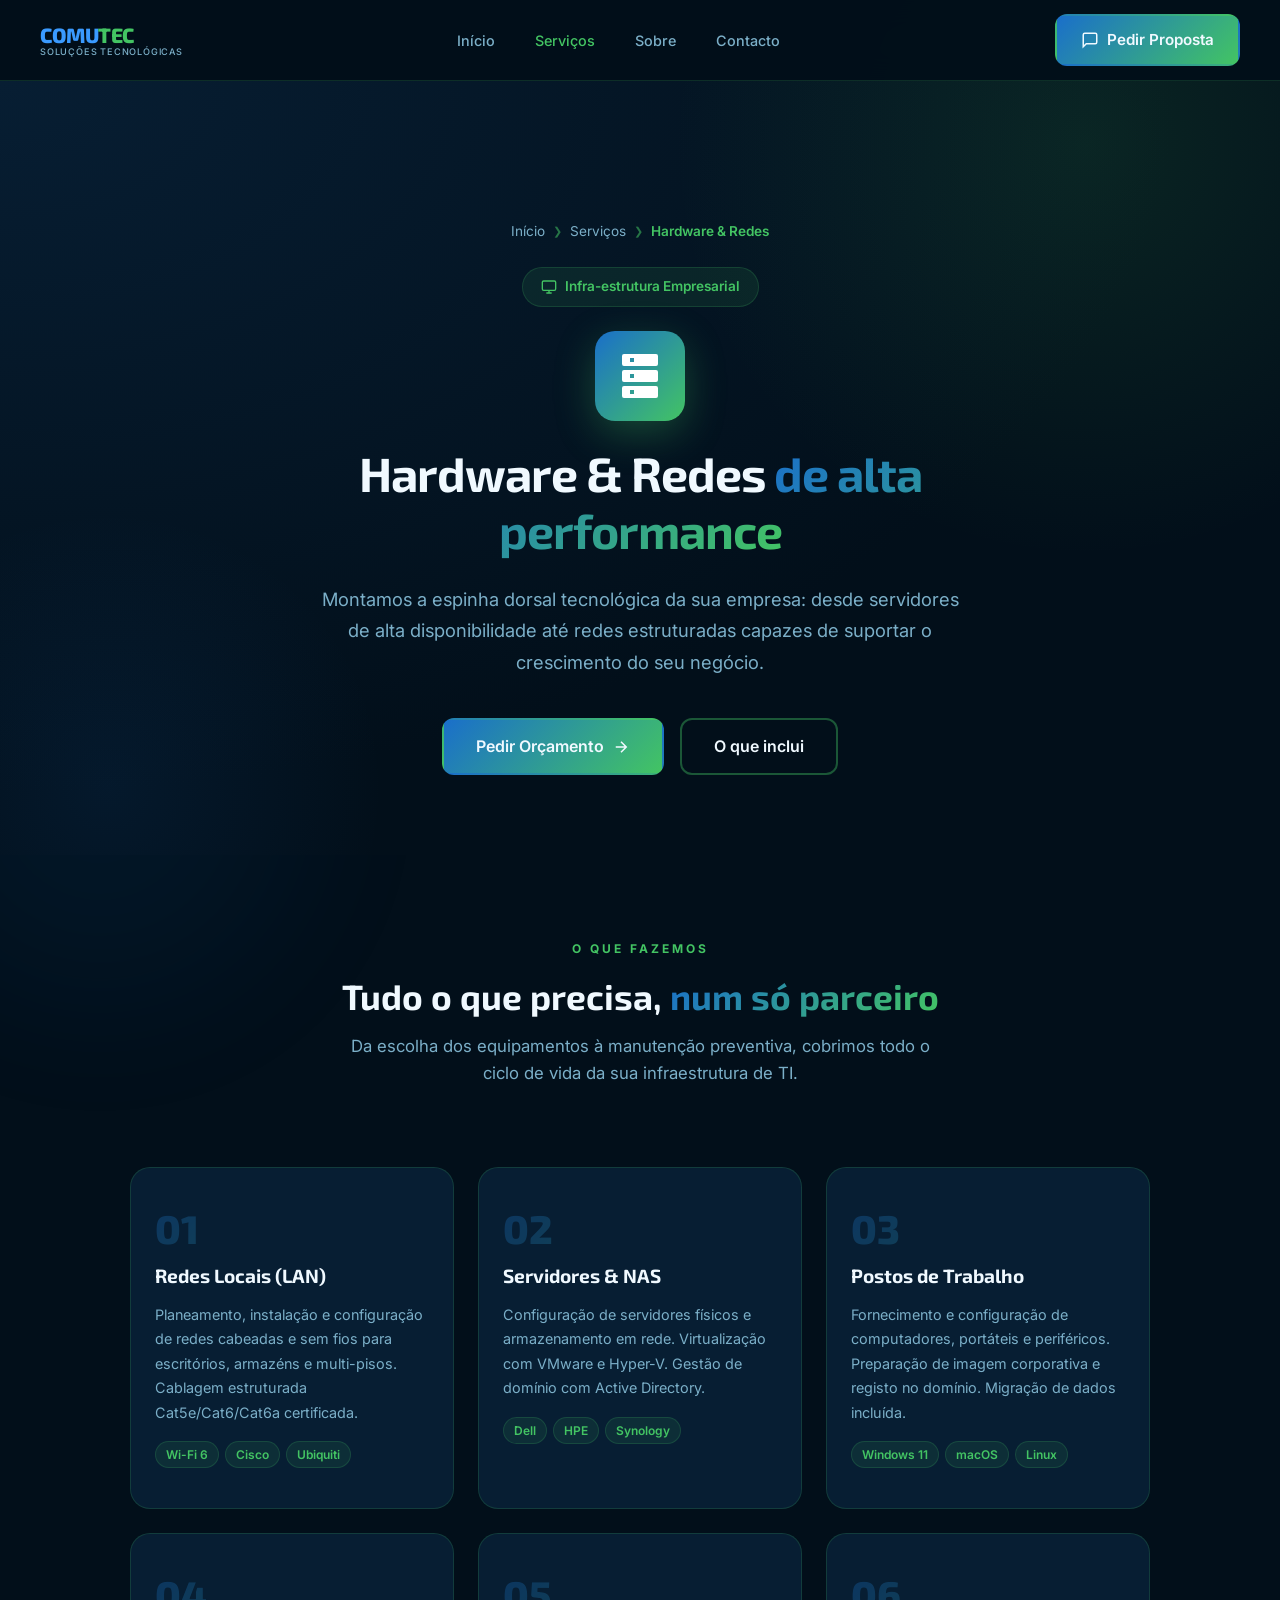
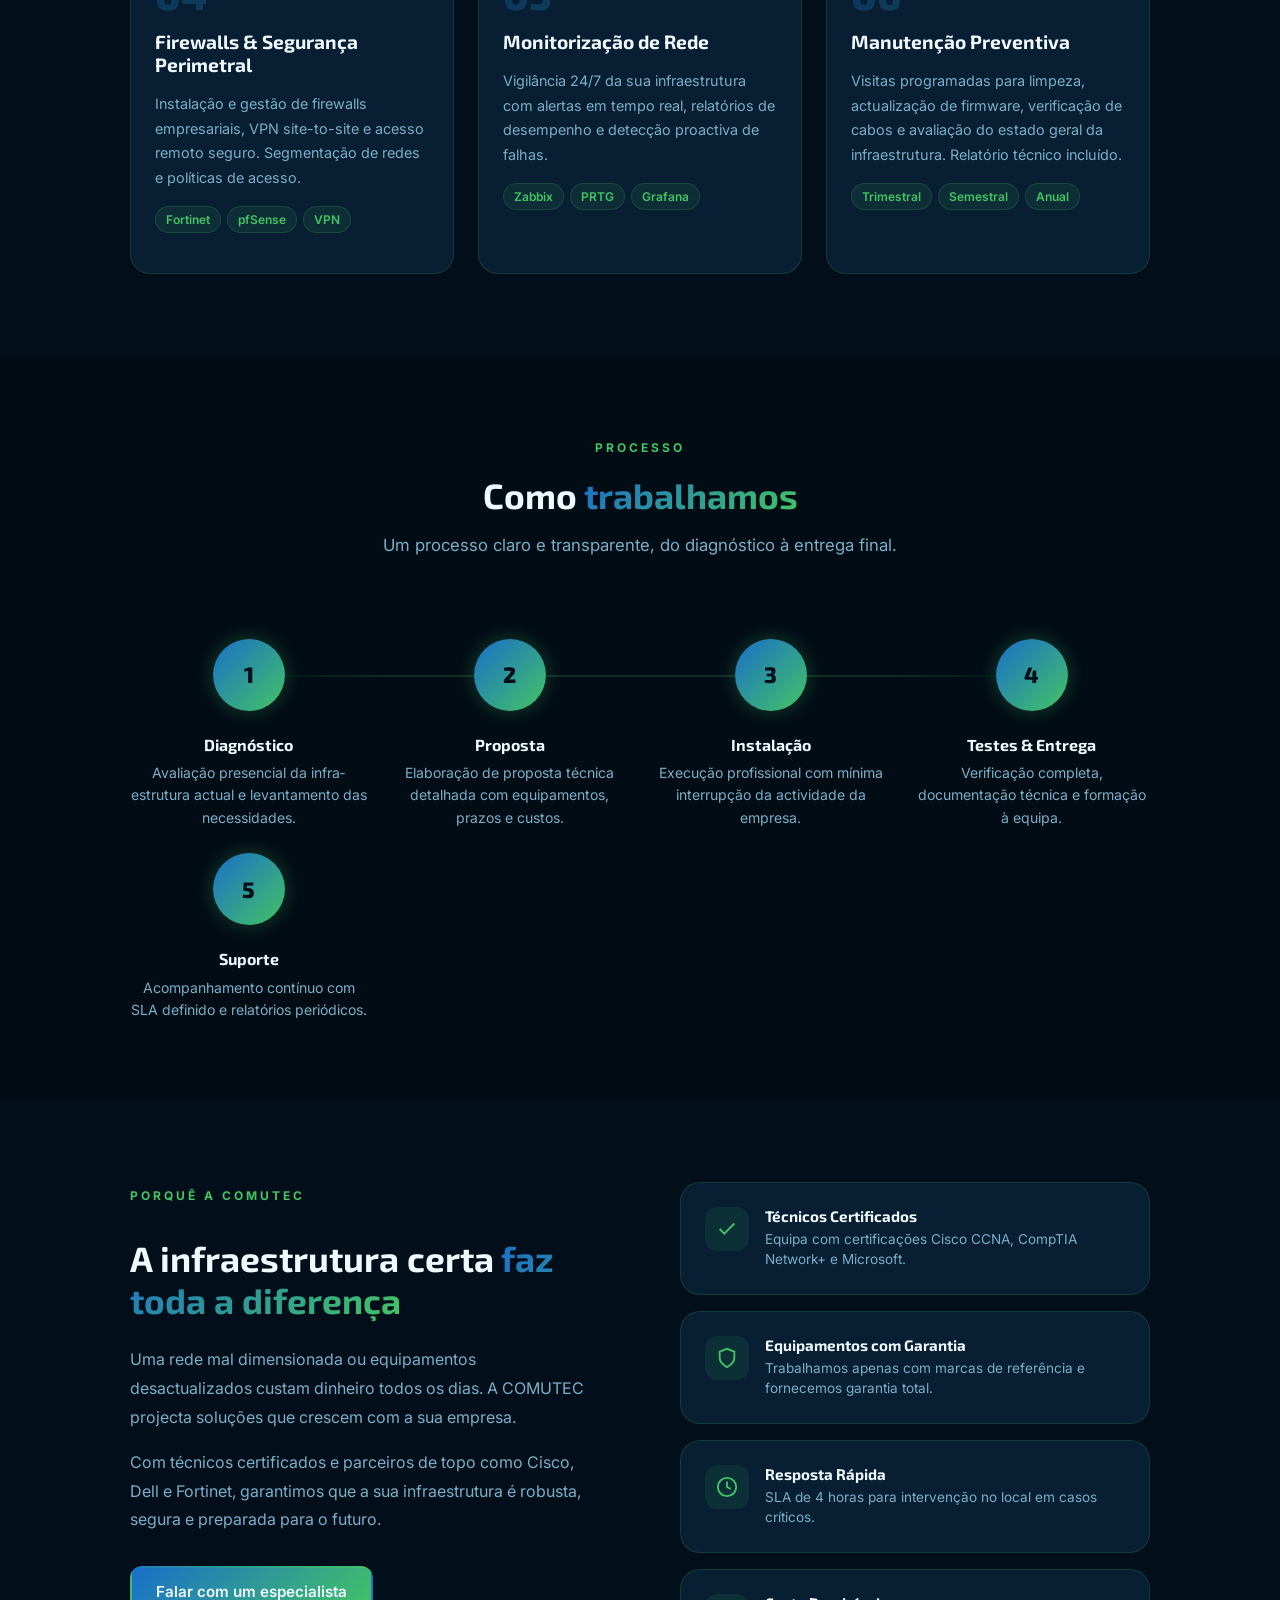
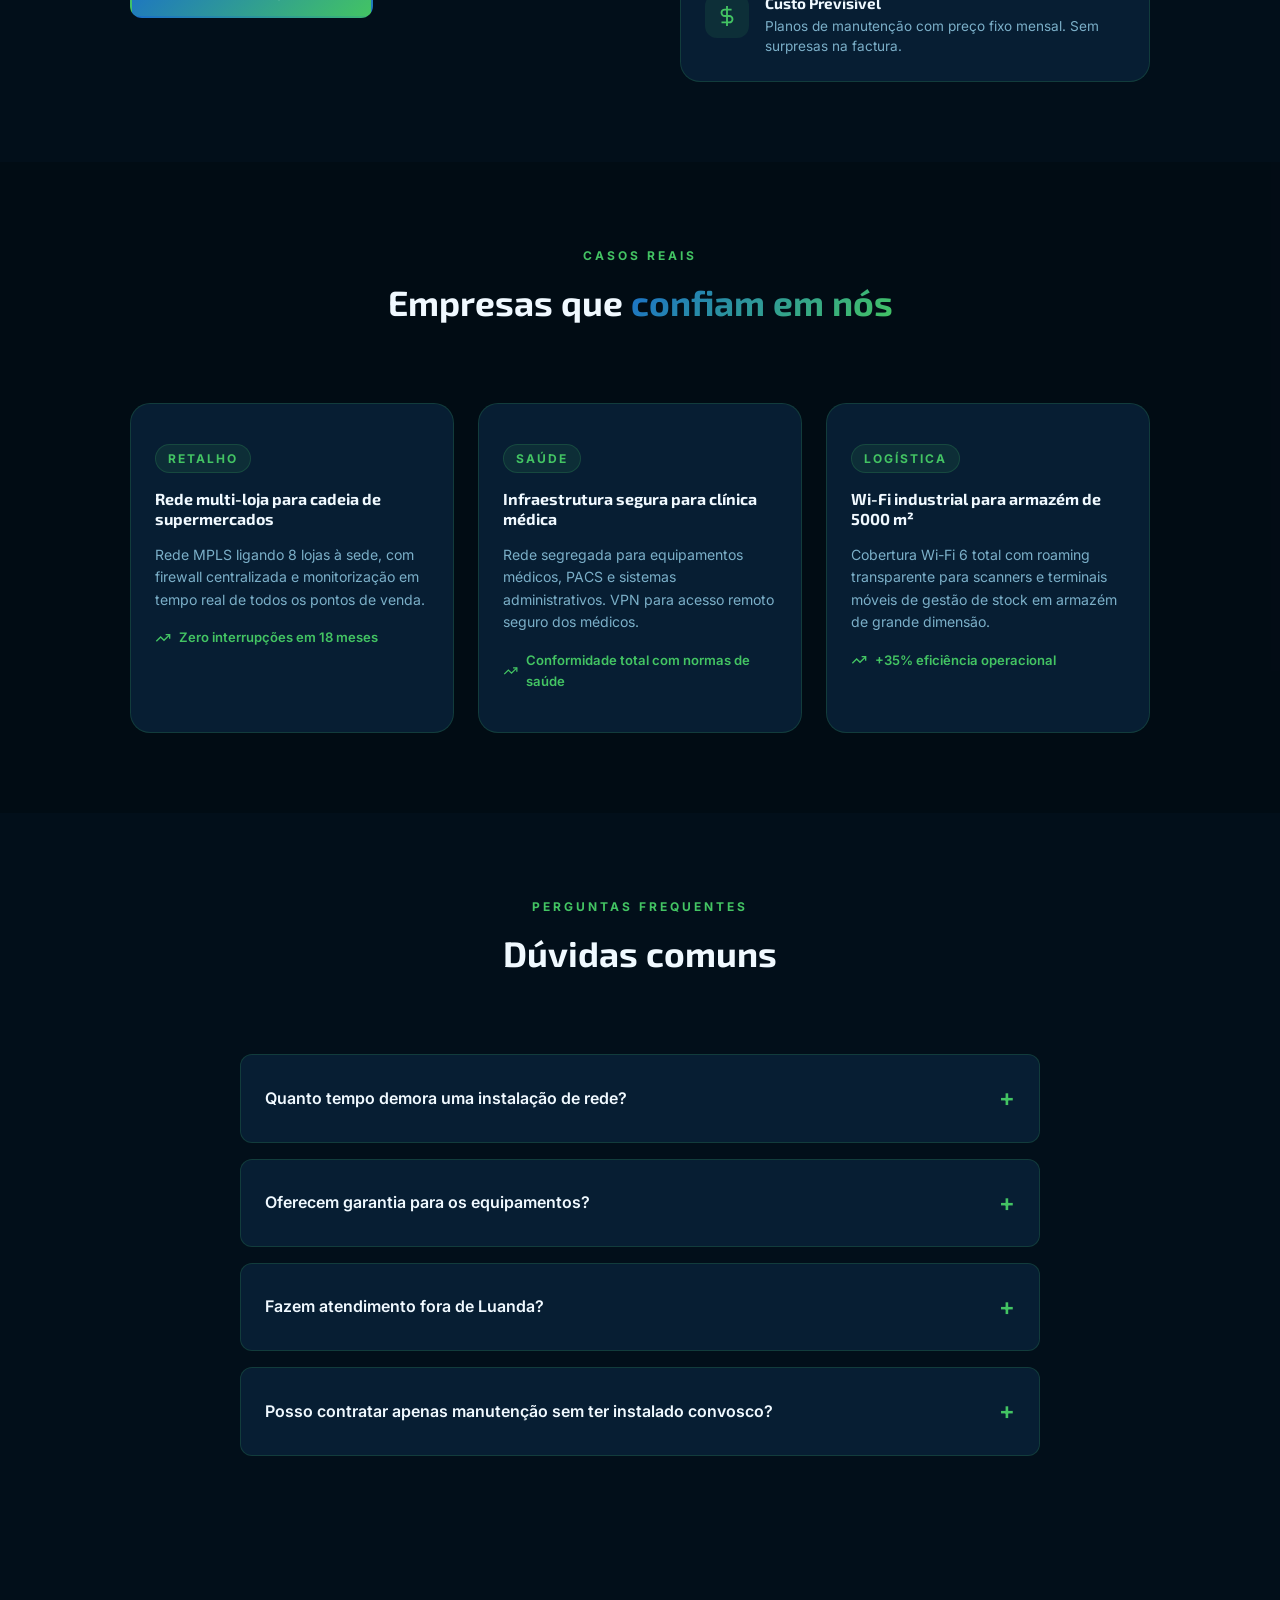
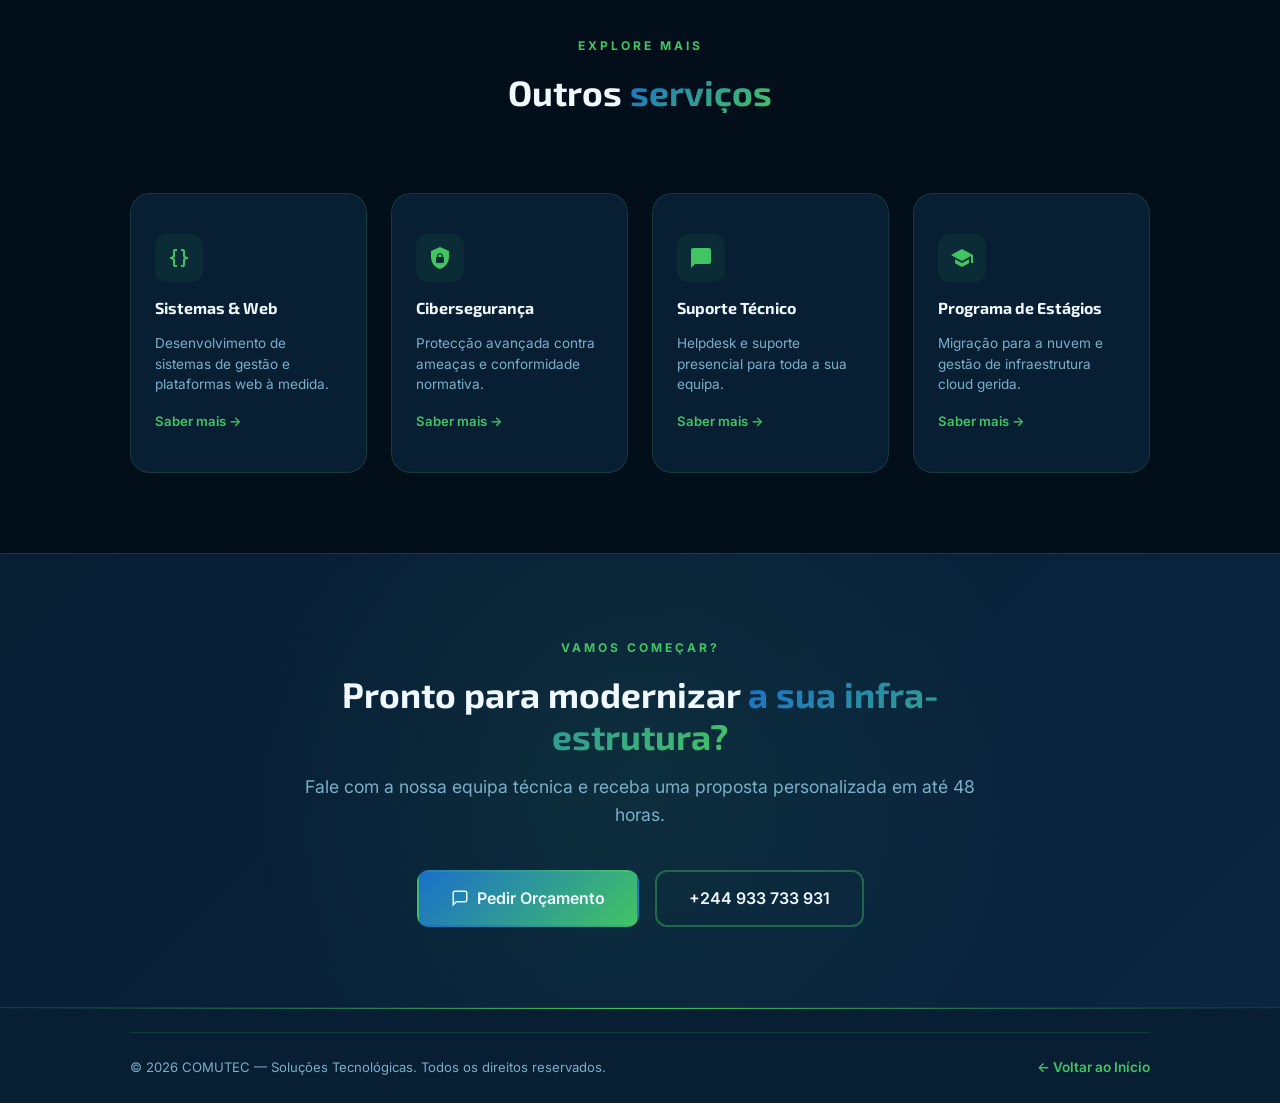
<file: html/hardware_redes.html>
<!DOCTYPE html>
<html lang="pt">
<head>
    <meta charset="UTF-8"/>
    <meta name="viewport" content="width=device-width, initial-scale=1.0"/>
    <title>Hardware &amp; Redes — COMUTEC</title>
    <meta name="description" content="Soluções completas de hardware, infraestrutura de redes e conectividade para empresas. Instalação, configuração e manutenção profissional."/>
    <link rel="preconnect" href="https://fonts.googleapis.com"/>
    <link rel="preconnect" href="https://fonts.gstatic.com" crossorigin/>
    <link href="https://fonts.googleapis.com/css2?family=Exo+2:wght@400;600;700;800&family=Inter:wght@400;500;600&display=swap" rel="stylesheet"/>
    <link rel="stylesheet" href="../css/servico-detalhe.css"/>
</head>
<body>

<div class="fundo-decorativo" aria-hidden="true">
    <div class="circulo circulo--1"></div>
    <div class="circulo circulo--2"></div>
    <div class="circulo circulo--3"></div>
</div>

<!-- ── Cabeçalho ── -->
<header class="cabecalho-pagina" role="banner">
    <a href="../index.html" class="logotipo" aria-label="COMUTEC — Página inicial">
        <div class="logotipo__texto">
            <span class="logotipo__nome"><span class="nome-comu">COMU</span><span class="nome-tec">TEC</span></span>
            <span class="logotipo__slogan">Soluções Tecnológicas</span>
        </div>
    </a>
    <nav class="navegacao" aria-label="Navegação principal">
        <a href="../index.html" class="navegacao__link">Início</a>
        <a href="../index.html#servicos" class="navegacao__link activo">Serviços</a>
        <a href="sobre.html" class="navegacao__link">Sobre</a>
        <a href="contacto.html" class="navegacao__link">Contacto</a>
    </nav>
    <a href="contacto.html" class="botao botao--primario">
        <svg viewBox="0 0 24 24" fill="none" stroke="currentColor" stroke-width="2"><path d="M21 15a2 2 0 0 1-2 2H7l-4 4V5a2 2 0 0 1 2-2h14a2 2 0 0 1 2 2z"/></svg>
        Pedir Proposta
    </a>
</header>

<!-- ── Herói ── -->
<section class="heroi-servico">
    <div class="heroi-servico__fundo"></div>
    <div class="heroi-servico__conteudo">
        <div class="trilho">
            <a href="../index.html">Início</a>
            <span class="trilho__separador">❯</span>
            <a href="../index.html#servicos">Serviços</a>
            <span class="trilho__separador">❯</span>
            <span class="trilho__actual">Hardware &amp; Redes</span>
        </div>
        <span class="heroi-servico__etiqueta">
            <svg viewBox="0 0 24 24" fill="none" stroke="currentColor" stroke-width="2"><rect x="2" y="3" width="20" height="14" rx="2"/><path d="M8 21h8M12 17v4"/></svg>
            Infra-estrutura Empresarial
        </span>
        <div class="heroi-servico__icone-grande">
            <svg viewBox="0 0 24 24" fill="currentColor"><path d="M4,1H20A1,1 0 0,1 21,2V6A1,1 0 0,1 20,7H4A1,1 0 0,1 3,6V2A1,1 0 0,1 4,1M4,9H20A1,1 0 0,1 21,10V14A1,1 0 0,1 20,15H4A1,1 0 0,1 3,14V10A1,1 0 0,1 4,9M4,17H20A1,1 0 0,1 21,18V22A1,1 0 0,1 20,23H4A1,1 0 0,1 3,22V18A1,1 0 0,1 4,17M9,5V3H7V5H9M9,13V11H7V13H9M9,21V19H7V21H9Z"/></svg>
        </div>
        <h1 class="heroi-servico__titulo">
            Hardware &amp; Redes <span class="texto-gradiente">de alta performance</span>
        </h1>
        <p class="heroi-servico__subtitulo">
            Montamos a espinha dorsal tecnológica da sua empresa: desde servidores de alta disponibilidade até redes estruturadas capazes de suportar o crescimento do seu negócio.
        </p>
        <div class="heroi-servico__acoes">
            <a href="contacto.html" class="botao botao--primario botao--grande">
                Pedir Orçamento
                <svg viewBox="0 0 24 24" fill="none" stroke="currentColor" stroke-width="2"><path d="M5 12h14M12 5l7 7-7 7"/></svg>
            </a>
            <a href="#incluido" class="botao botao--contorno botao--grande">O que inclui</a>
        </div>
    </div>
</section>

<!-- ── Incluído ── -->
<section class="incluido" id="incluido">
    <div class="contentor">
        <div class="cabecalho-seccao">
            <span class="etiqueta-seccao">O que fazemos</span>
            <h2>Tudo o que precisa, <span class="texto-gradiente">num só parceiro</span></h2>
            <p>Da escolha dos equipamentos à manutenção preventiva, cobrimos todo o ciclo de vida da sua infra­estrutura de TI.</p>
        </div>
        <div class="grelha-incluido">
            <article class="cartao-incluido">
                <div class="cartao-incluido__num">01</div>
                <h3>Redes Locais (LAN)</h3>
                <p>Planeamento, instalação e configuração de redes cabeadas e sem fios para escritórios, armazéns e multi-pisos. Cablagem estruturada Cat5e/Cat6/Cat6a certificada.</p>
                <div class="cartao-incluido__tags"><span class="cartao-incluido__tag">Wi-Fi 6</span><span class="cartao-incluido__tag">Cisco</span><span class="cartao-incluido__tag">Ubiquiti</span></div>
            </article>
            <article class="cartao-incluido">
                <div class="cartao-incluido__num">02</div>
                <h3>Servidores &amp; NAS</h3>
                <p>Configuração de servidores físicos e armazenamento em rede. Virtualização com VMware e Hyper-V. Gestão de domínio com Active Directory.</p>
                <div class="cartao-incluido__tags"><span class="cartao-incluido__tag">Dell</span><span class="cartao-incluido__tag">HPE</span><span class="cartao-incluido__tag">Synology</span></div>
            </article>
            <article class="cartao-incluido">
                <div class="cartao-incluido__num">03</div>
                <h3>Postos de Trabalho</h3>
                <p>Fornecimento e configuração de computadores, portáteis e periféricos. Preparação de imagem corporativa e registo no domínio. Migração de dados incluída.</p>
                <div class="cartao-incluido__tags"><span class="cartao-incluido__tag">Windows 11</span><span class="cartao-incluido__tag">macOS</span><span class="cartao-incluido__tag">Linux</span></div>
            </article>
            <article class="cartao-incluido">
                <div class="cartao-incluido__num">04</div>
                <h3>Firewalls &amp; Segurança Perimetral</h3>
                <p>Instalação e gestão de firewalls empresariais, VPN site-to-site e acesso remoto seguro. Segmentação de redes e políticas de acesso.</p>
                <div class="cartao-incluido__tags"><span class="cartao-incluido__tag">Fortinet</span><span class="cartao-incluido__tag">pfSense</span><span class="cartao-incluido__tag">VPN</span></div>
            </article>
            <article class="cartao-incluido">
                <div class="cartao-incluido__num">05</div>
                <h3>Monitorização de Rede</h3>
                <p>Vigilância 24/7 da sua infra­estrutura com alertas em tempo real, relatórios de desempenho e detecção proactiva de falhas.</p>
                <div class="cartao-incluido__tags"><span class="cartao-incluido__tag">Zabbix</span><span class="cartao-incluido__tag">PRTG</span><span class="cartao-incluido__tag">Grafana</span></div>
            </article>
            <article class="cartao-incluido">
                <div class="cartao-incluido__num">06</div>
                <h3>Manutenção Preventiva</h3>
                <p>Visitas programadas para limpeza, actualização de firmware, verificação de cabos e avaliação do estado geral da infra­estrutura. Relatório técnico incluído.</p>
                <div class="cartao-incluido__tags"><span class="cartao-incluido__tag">Trimestral</span><span class="cartao-incluido__tag">Semestral</span><span class="cartao-incluido__tag">Anual</span></div>
            </article>
        </div>
    </div>
</section>

<!-- ── Processo ── -->
<section class="processo">
    <div class="contentor">
        <div class="cabecalho-seccao">
            <span class="etiqueta-seccao">Processo</span>
            <h2>Como <span class="texto-gradiente">trabalhamos</span></h2>
            <p>Um processo claro e transparente, do diagnóstico à entrega final.</p>
        </div>
        <div class="passos">
            <div class="passo"><div class="passo__numero">1</div><h4>Diagnóstico</h4><p>Avaliação presencial da infra­estrutura actual e levantamento das necessidades.</p></div>
            <div class="passo"><div class="passo__numero">2</div><h4>Proposta</h4><p>Elaboração de proposta técnica detalhada com equipamentos, prazos e custos.</p></div>
            <div class="passo"><div class="passo__numero">3</div><h4>Instalação</h4><p>Execução profissional com mínima interrupção da actividade da empresa.</p></div>
            <div class="passo"><div class="passo__numero">4</div><h4>Testes &amp; Entrega</h4><p>Verificação completa, documentação técnica e formação à equipa.</p></div>
            <div class="passo"><div class="passo__numero">5</div><h4>Suporte</h4><p>Acompanhamento contínuo com SLA definido e relatórios periódicos.</p></div>
        </div>
    </div>
</section>

<!-- ── Vantagens ── -->
<section class="vantagens">
    <div class="contentor">
        <div class="vantagens__layout">
            <div class="vantagens__texto">
                <span class="etiqueta-seccao">Porquê a COMUTEC</span>
                <h2>A infra­estrutura certa <span class="texto-gradiente">faz toda a diferença</span></h2>
                <p>Uma rede mal dimensionada ou equipamentos desactualizados custam dinheiro todos os dias. A COMUTEC projecta soluções que crescem com a sua empresa.</p>
                <p>Com técnicos certificados e parceiros de topo como Cisco, Dell e Fortinet, garantimos que a sua infra­estrutura é robusta, segura e preparada para o futuro.</p>
                <a href="contacto.html" class="botao botao--primario" style="margin-top:16px">Falar com um especialista</a>
            </div>
            <div class="lista-vantagens">
                <div class="vantagem">
                    <div class="vantagem__icone"><svg viewBox="0 0 24 24" fill="none" stroke="currentColor" stroke-width="2"><polyline points="20 6 9 17 4 12"/></svg></div>
                    <div class="vantagem__conteudo"><h4>Técnicos Certificados</h4><p>Equipa com certificações Cisco CCNA, CompTIA Network+ e Microsoft.</p></div>
                </div>
                <div class="vantagem">
                    <div class="vantagem__icone"><svg viewBox="0 0 24 24" fill="none" stroke="currentColor" stroke-width="2"><path d="M12 22s8-4 8-10V5l-8-3-8 3v7c0 6 8 10 8 10z"/></svg></div>
                    <div class="vantagem__conteudo"><h4>Equipamentos com Garantia</h4><p>Trabalhamos apenas com marcas de referência e fornecemos garantia total.</p></div>
                </div>
                <div class="vantagem">
                    <div class="vantagem__icone"><svg viewBox="0 0 24 24" fill="none" stroke="currentColor" stroke-width="2"><circle cx="12" cy="12" r="10"/><polyline points="12 6 12 12 16 14"/></svg></div>
                    <div class="vantagem__conteudo"><h4>Resposta Rápida</h4><p>SLA de 4 horas para intervenção no local em casos críticos.</p></div>
                </div>
                <div class="vantagem">
                    <div class="vantagem__icone"><svg viewBox="0 0 24 24" fill="none" stroke="currentColor" stroke-width="2"><line x1="12" y1="1" x2="12" y2="23"/><path d="M17 5H9.5a3.5 3.5 0 0 0 0 7h5a3.5 3.5 0 0 1 0 7H6"/></svg></div>
                    <div class="vantagem__conteudo"><h4>Custo Previsível</h4><p>Planos de manutenção com preço fixo mensal. Sem surpresas na factura.</p></div>
                </div>
            </div>
        </div>
    </div>
</section>

<!-- ── Casos ── -->
<section class="casos-uso">
    <div class="contentor">
        <div class="cabecalho-seccao">
            <span class="etiqueta-seccao">Casos Reais</span>
            <h2>Empresas que <span class="texto-gradiente">confiam em nós</span></h2>
        </div>
        <div class="grelha-casos">
            <article class="cartao-caso">
                <span class="cartao-caso__sector">Retalho</span>
                <h3>Rede multi-loja para cadeia de supermercados</h3>
                <p>Rede MPLS ligando 8 lojas à sede, com firewall centralizada e monitorização em tempo real de todos os pontos de venda.</p>
                <div class="cartao-caso__resultado"><svg viewBox="0 0 24 24" fill="none" stroke="currentColor" stroke-width="2"><polyline points="22 7 13.5 15.5 8.5 10.5 2 17"/><polyline points="16 7 22 7 22 13"/></svg>Zero interrupções em 18 meses</div>
            </article>
            <article class="cartao-caso">
                <span class="cartao-caso__sector">Saúde</span>
                <h3>Infra­estrutura segura para clínica médica</h3>
                <p>Rede segregada para equipamentos médicos, PACS e sistemas administrativos. VPN para acesso remoto seguro dos médicos.</p>
                <div class="cartao-caso__resultado"><svg viewBox="0 0 24 24" fill="none" stroke="currentColor" stroke-width="2"><polyline points="22 7 13.5 15.5 8.5 10.5 2 17"/><polyline points="16 7 22 7 22 13"/></svg>Conformidade total com normas de saúde</div>
            </article>
            <article class="cartao-caso">
                <span class="cartao-caso__sector">Logística</span>
                <h3>Wi-Fi industrial para armazém de 5000 m²</h3>
                <p>Cobertura Wi-Fi 6 total com roaming transparente para scanners e terminais móveis de gestão de stock em armazém de grande dimensão.</p>
                <div class="cartao-caso__resultado"><svg viewBox="0 0 24 24" fill="none" stroke="currentColor" stroke-width="2"><polyline points="22 7 13.5 15.5 8.5 10.5 2 17"/><polyline points="16 7 22 7 22 13"/></svg>+35% eficiência operacional</div>
            </article>
        </div>
    </div>
</section>

<!-- ========== FAQ ========== -->
    <section class="seccao-servico">
        <div class="contentor">
            <div class="cabecalho-seccao animar" data-animacao="entrar-cima">
                <span class="etiqueta-seccao">PERGUNTAS FREQUENTES</span>
                <h2>Dúvidas comuns</h2>
            </div>

            <div class="faq">
                <details class="faq-item">
                    <summary>Quanto tempo demora uma instalação de rede?</summary>
                    <div class="faq-item__conteudo">
                        Depende da dimensão do projecto. Pequenas empresas podem ser instaladas em 2 a 3 dias, enquanto projectos corporativos de grande porte podem levar 2 a 4 semanas. Após o diagnóstico inicial, apresentamos um cronograma detalhado.
                    </div>
                </details>
                <details class="faq-item">
                    <summary>Oferecem garantia para os equipamentos?</summary>
                    <div class="faq-item__conteudo">
                        Sim. Todos os equipamentos mantêm a garantia do fabricante, que varia entre 1 e 5 anos dependendo da marca. Adicionalmente, oferecemos garantia Comutec sobre a instalação e configuração.
                    </div>
                </details>
                <details class="faq-item">
                    <summary>Fazem atendimento fora de Luanda?</summary>
                    <div class="faq-item__conteudo">
                        Sim, atendemos em todo o território nacional. Para projectos fora de Luanda, os custos de deslocação são apresentados de forma transparente na proposta comercial.
                    </div>
                </details>
                <details class="faq-item">
                    <summary>Posso contratar apenas manutenção sem ter instalado convosco?</summary>
                    <div class="faq-item__conteudo">
                        Absolutamente. Fazemos auditorias iniciais em infra-estruturas já existentes e podemos assumir a manutenção preventiva e correctiva a partir daí, com contratos flexíveis.
                    </div>
                </details>
            </div>
        </div>
    </section>




<!-- ── Outros Serviços ── -->
<section class="outros-servicos">
    <div class="contentor">
        <div class="cabecalho-seccao">
            <span class="etiqueta-seccao">Explore mais</span>
            <h2>Outros <span class="texto-gradiente">serviços</span></h2>
        </div>
        <div class="grelha-outros">
            <a href="sistemas_web.html" class="cartao-outro">
                <div class="cartao-outro__icone"><svg viewBox="0 0 24 24" fill="currentColor"><path d="M8,3A2,2 0 0,0 6,5V9A2,2 0 0,1 4,11H3V13H4A2,2 0 0,1 6,15V19A2,2 0 0,0 8,21H10V19H8V14A2,2 0 0,0 6,12A2,2 0 0,0 8,10V5H10V3M16,3A2,2 0 0,1 18,5V9A2,2 0 0,0 20,11H21V13H20A2,2 0 0,0 18,15V19A2,2 0 0,1 16,21H14V19H16V14A2,2 0 0,1 18,12A2,2 0 0,1 16,10V5H14V3H16Z"/></svg></div>
                <h4>Sistemas &amp; Web</h4>
                <p>Desenvolvimento de sistemas de gestão e plataformas web à medida.</p>
                <span class="cartao-outro__link">Saber mais →</span>
            </a>
            <a href="ciberseguranca.html" class="cartao-outro">
                <div class="cartao-outro__icone"><svg viewBox="0 0 24 24" fill="currentColor"><path d="M12,1L3,5V11C3,16.55 6.84,21.74 12,23C17.16,21.74 21,16.55 21,11V5L12,1M12,7C13.4,7 14.8,8.1 14.8,9.5V11C15.4,11 16,11.6 16,12.3V15.8C16,16.4 15.4,17 14.7,17H9.2C8.6,17 8,16.4 8,15.7V12.2C8,11.6 8.6,11 9.2,11V9.5C9.2,8.1 10.6,7 12,7M12,8.2C11.2,8.2 10.5,8.7 10.5,9.5V11H13.5V9.5C13.5,8.7 12.8,8.2 12,8.2Z"/></svg></div>
                <h4>Cibersegurança</h4>
                <p>Protecção avançada contra ameaças e conformidade normativa.</p>
                <span class="cartao-outro__link">Saber mais →</span>
            </a>
              <a href="suporte_tecnico.html" class="cartao-outro">
                <div class="cartao-outro__icone"><svg viewBox="0 0 24 24" fill="currentColor"><path d="M20 2H4c-1.1 0-2 .9-2 2v18l4-4h14c1.1 0 2-.9 2-2V4c0-1.1-.9-2-2-2z"/></svg></div>
                <h4>Suporte Técnico</h4>
                <p>Helpdesk e suporte presencial para toda a sua equipa.</p>
                <span class="cartao-outro__link">Saber mais →</span>
            </a>
            <a href="estagios.html" class="cartao-outro">
                <div class="cartao-outro__icone"><svg viewBox="0 0 24 24" fill="currentColor"><path d="M12,3L1,9L12,15L21,10.09V17H23V9M5,13.18V17.18L12,21L19,17.18V13.18L12,17L5,13.18Z"/></svg></div>
                <h4>Programa de Estágios</h4>
                <p>Migração para a nuvem e gestão de infra­estrutura cloud gerida.</p>
                <span class="cartao-outro__link">Saber mais →</span>
            </a>
        </div>
    </div>
</section>

<!-- ── CTA ── -->
<section class="cta-servico">
    <div class="contentor">
        <div class="cta-servico__conteudo">
            <span class="etiqueta-seccao">VAMOS COMEÇAR?</span>
            <h2>Pronto para modernizar <span class="texto-gradiente">a sua infra-estrutura?</span></h2>
            <p>Fale com a nossa equipa técnica e receba uma proposta personalizada em até 48 horas.</p>
            <div class="cta-servico__acoes">
                <a href="contacto.html" class="botao botao--primario botao--grande">
                    <svg viewBox="0 0 24 24" fill="none" stroke="currentColor" stroke-width="2"><path d="M21 15a2 2 0 0 1-2 2H7l-4 4V5a2 2 0 0 1 2-2h14a2 2 0 0 1 2 2z"/></svg>
                    Pedir Orçamento
                </a>
                <a href="tel:+244933733931" class="botao botao--contorno botao--grande">+244 933 733 931</a>
            </div>
        </div>
    </div>
</section>

<!-- ── Rodapé ── -->
<footer class="rodape" role="contentinfo">
    <div class="contentor">
        <div class="rodape__base">
            <p>© 2026 COMUTEC — Soluções Tecnológicas. Todos os direitos reservados.</p>
            <a href="../index.html" class="link-voltar-inicio">← Voltar ao Início</a>
        </div>
    </div>
</footer>

<button class="btn-topo" id="btn-topo" aria-label="Voltar ao topo">
    <svg viewBox="0 0 24 24" fill="none" stroke="currentColor" stroke-width="2.5"><path d="M12 19V5M5 12l7-7 7 7"/></svg>
</button>

<script src="pagina_servico.js"></script>
</body>
</html>
</file>
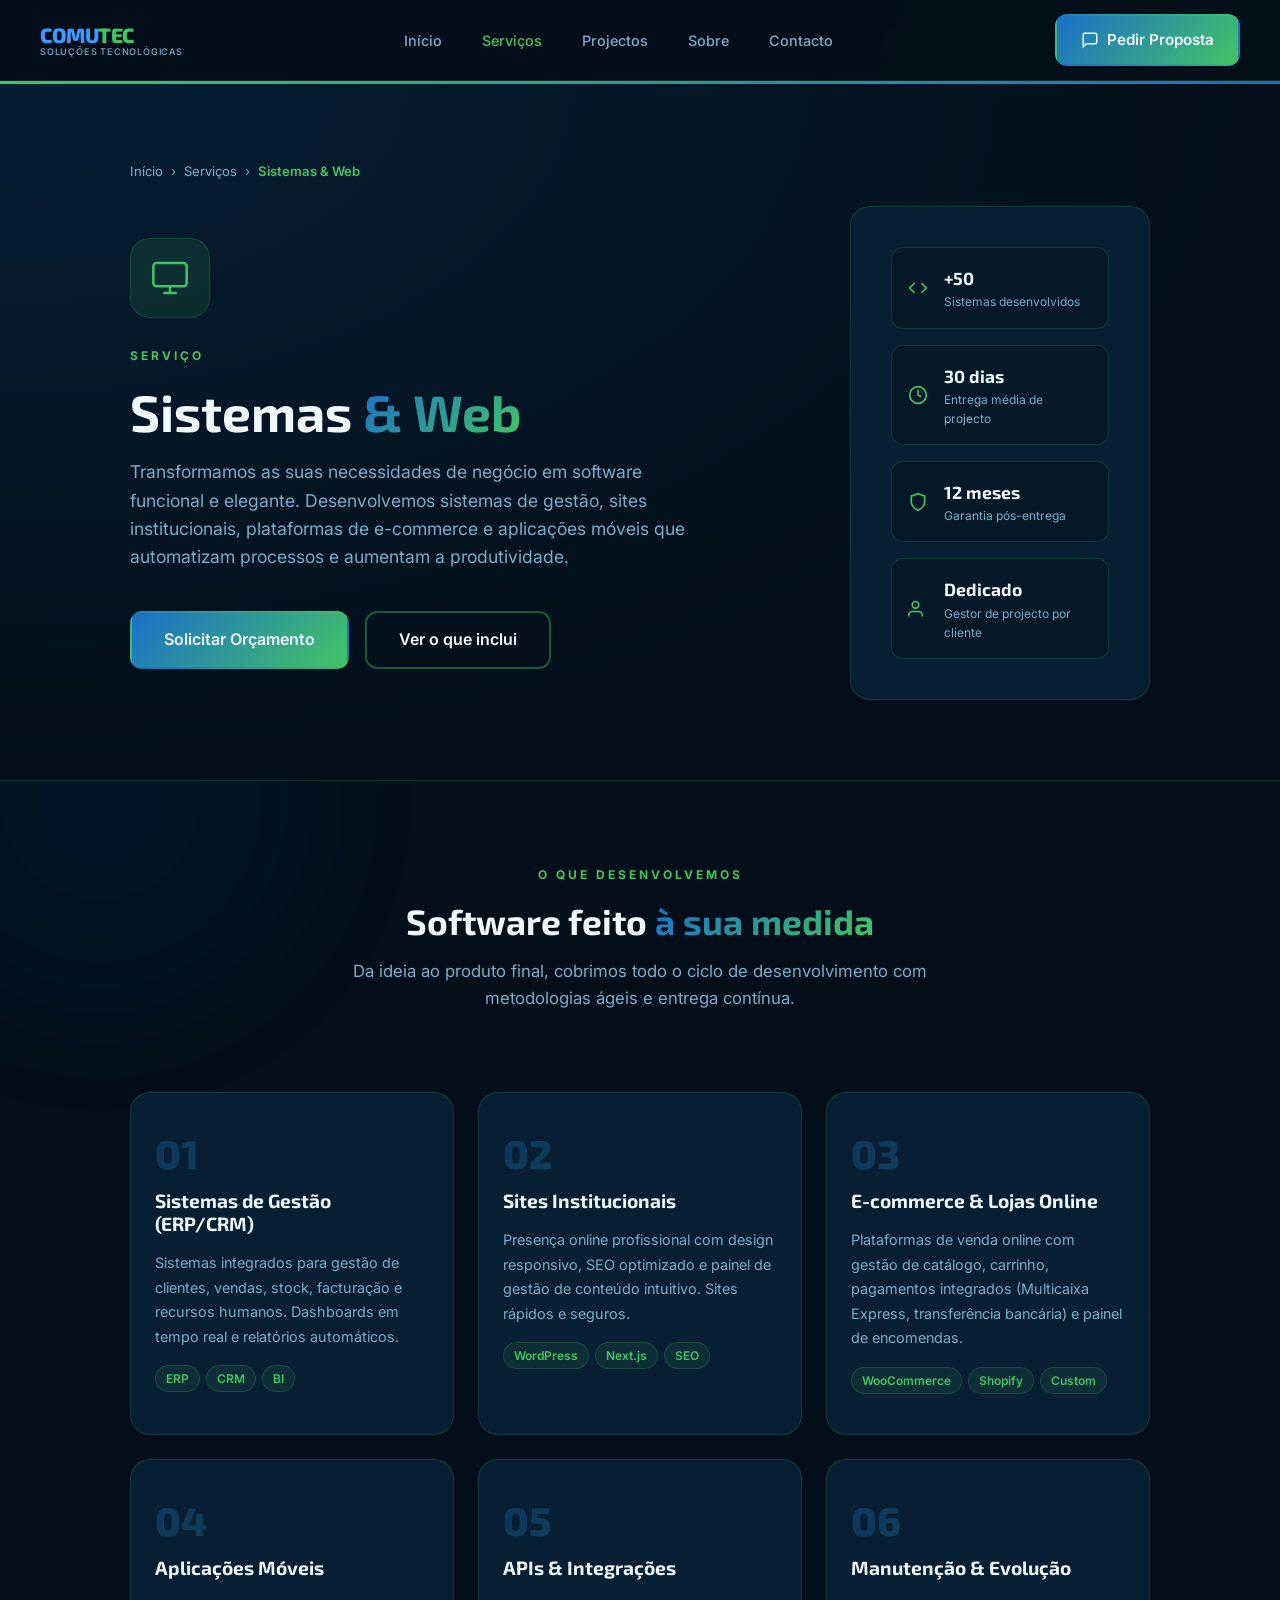
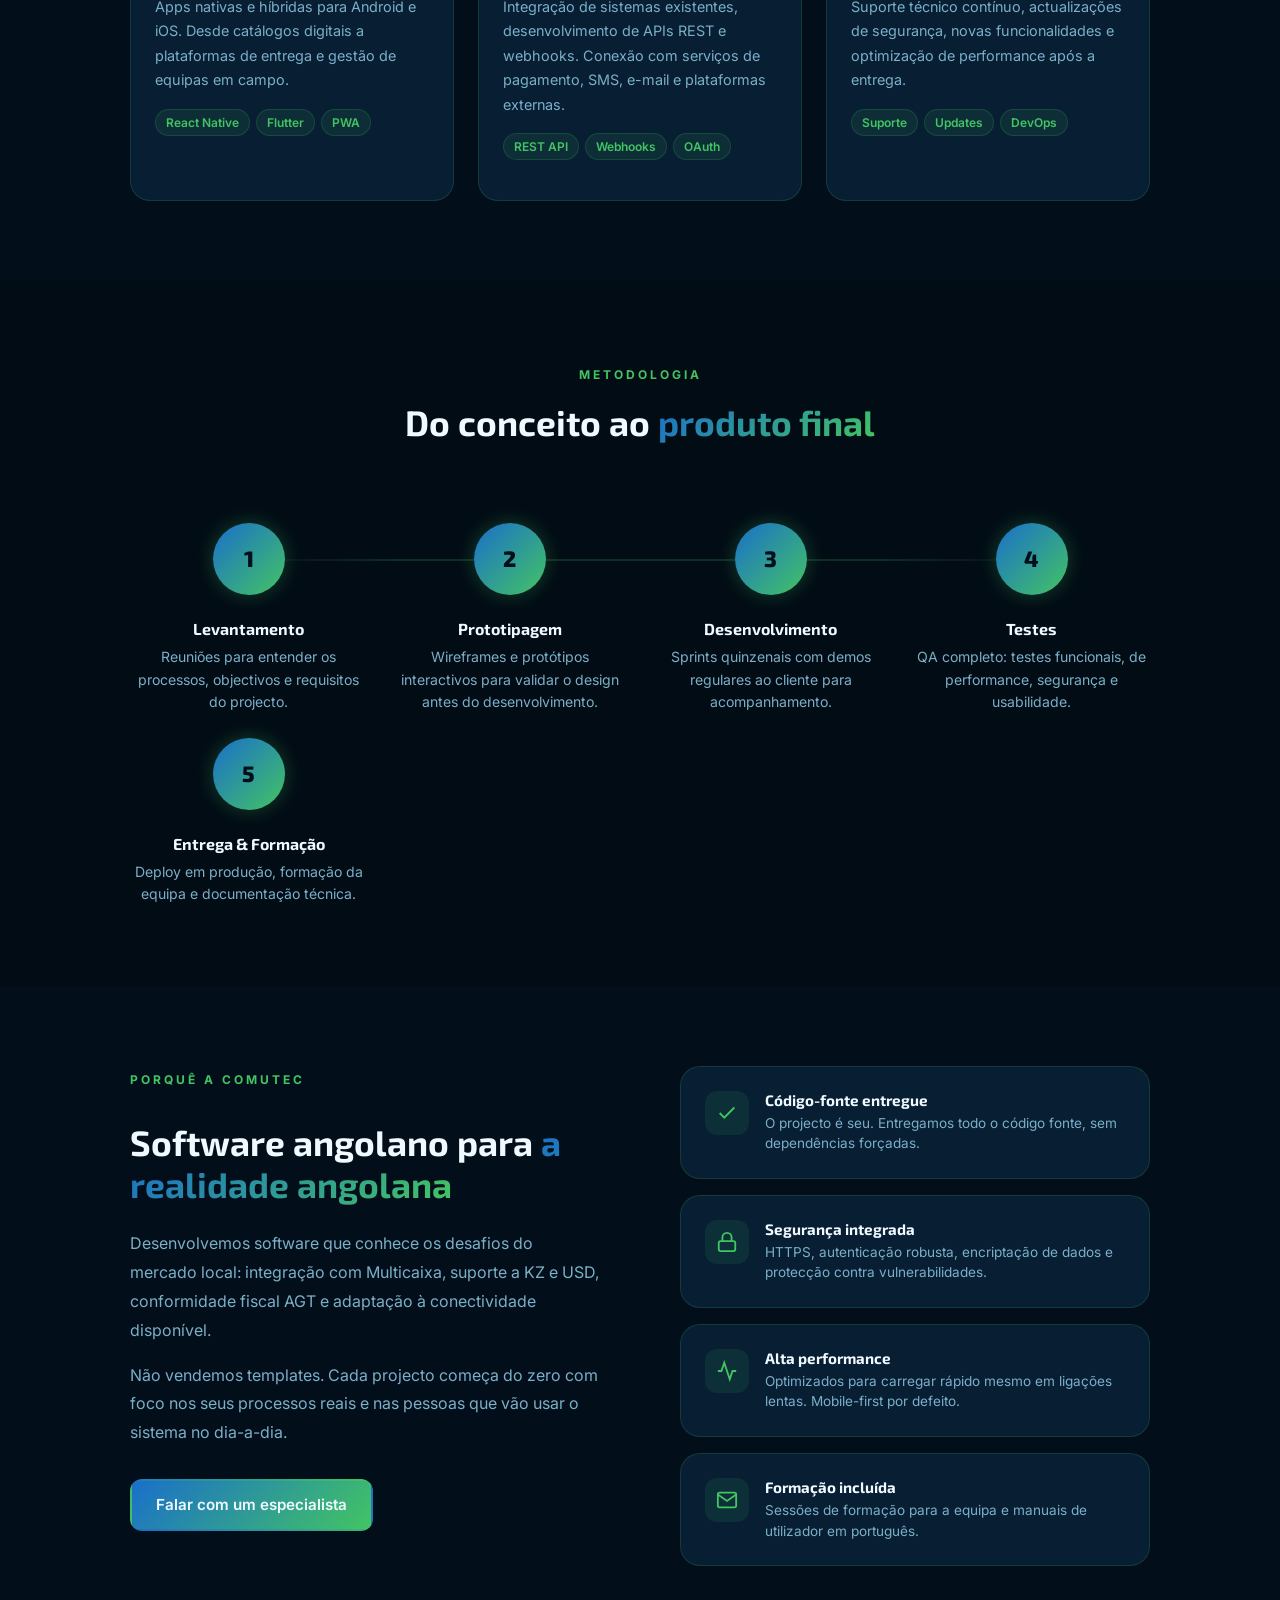
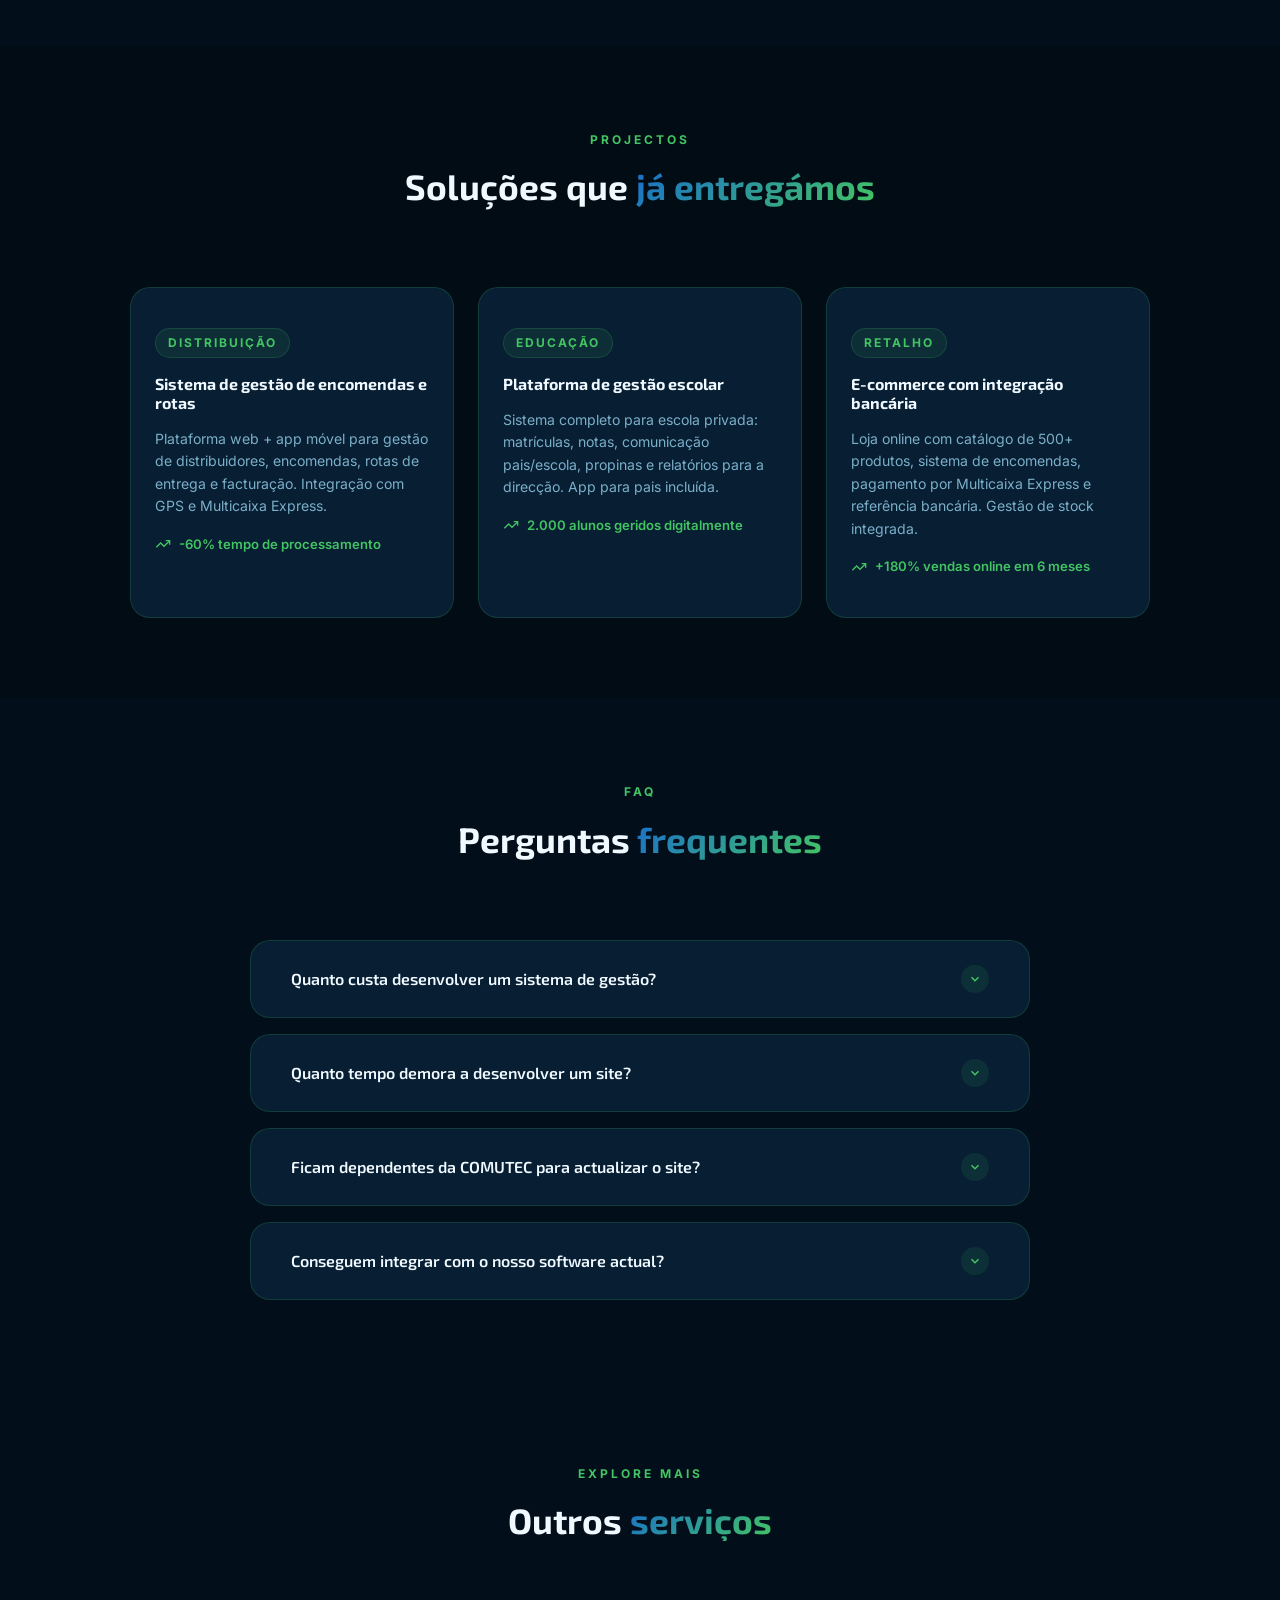
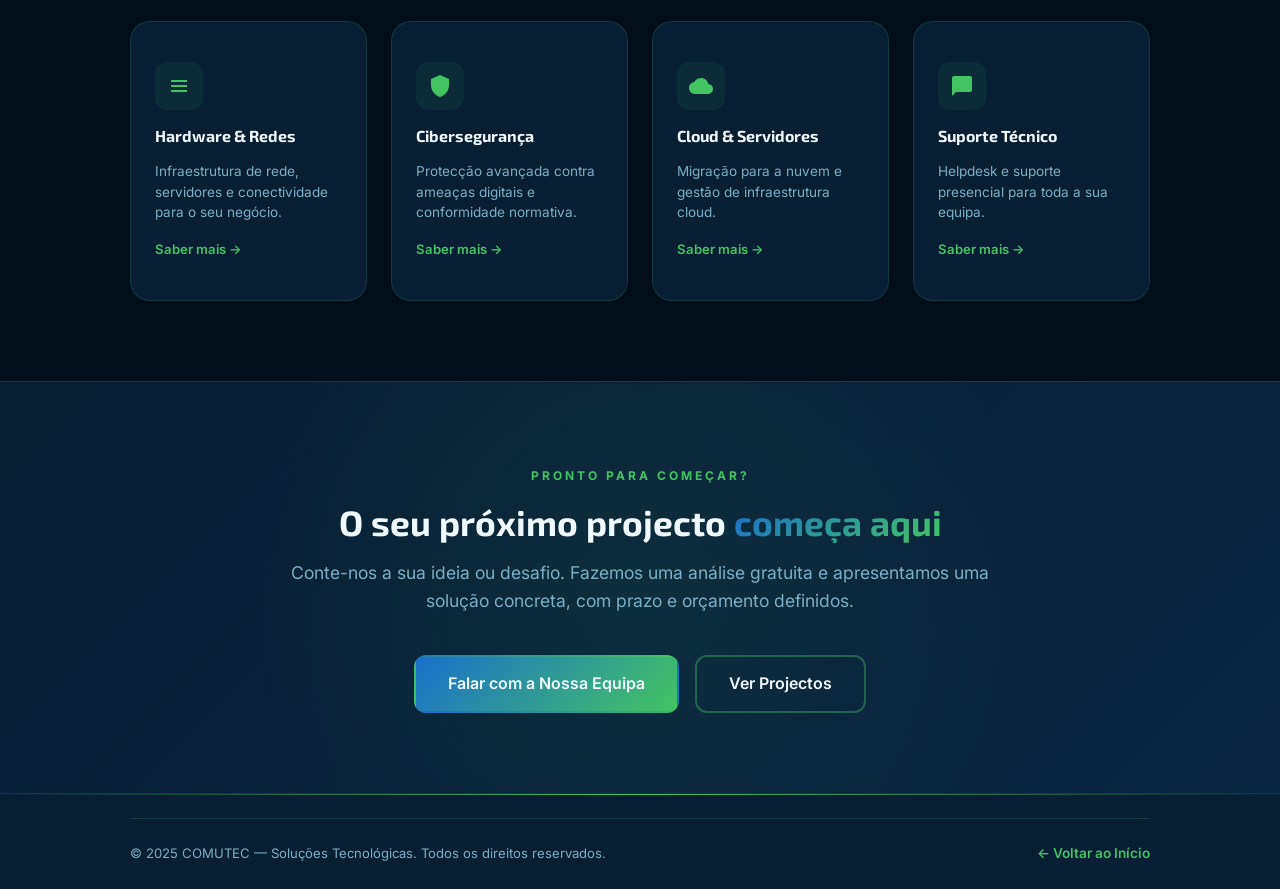
<file: html/sistemas-web.html>
<!DOCTYPE html>
<html lang="pt">
<head>
    <meta charset="UTF-8"/>
    <meta name="viewport" content="width=device-width, initial-scale=1.0"/>
    <title>Sistemas & Web — COMUTEC</title>
    <meta name="description" content="Desenvolvimento de sistemas de gestão, plataformas web, e-commerce e aplicações móveis para empresas angolanas."/>
    <link rel="preconnect" href="https://fonts.googleapis.com"/>
    <link rel="preconnect" href="https://fonts.gstatic.com" crossorigin/>
    <link href="https://fonts.googleapis.com/css2?family=Exo+2:wght@400;600;700;800&family=Inter:wght@400;500;600&display=swap" rel="stylesheet"/>
    <link rel="stylesheet" href="/css/serviço-detalhe.css"/>
    <style>
        :root {
            --gradiente-servico: linear-gradient(135deg, #43c463, #1a6fca);
            --cor-icone: rgba(67,196,99,0.12);
        }
    </style>
</head>
<body>
<div class="fundo-decorativo" aria-hidden="true">
    <div class="circulo circulo--1"></div>
    <div class="circulo circulo--2"></div>
    <div class="circulo circulo--3"></div>
</div>

<header class="cabecalho-pagina" role="banner">
    <a href="../../index.html" class="logotipo" aria-label="COMUTEC — Voltar à página inicial">
        <div class="logotipo__texto">
            <span class="logotipo__nome"><span class="nome-comu">COMU</span><span class="nome-tec">TEC</span></span>
            <span class="logotipo__slogan">Soluções Tecnológicas</span>
        </div>
    </a>
    <nav class="navegacao" aria-label="Navegação principal">
        <a href="../../index.html" class="navegacao__link">Início</a>
        <a href="../../index.html#servicos" class="navegacao__link activo">Serviços</a>
        <a href="../projectos.html" class="navegacao__link">Projectos</a>
        <a href="../../index.html#sobre" class="navegacao__link">Sobre</a>
        <a href="../../index.html#contacto" class="navegacao__link">Contacto</a>
    </nav>
    <a href="../../index.html#contacto" class="botao botao--primario">
        <svg viewBox="0 0 24 24" fill="none" stroke="currentColor" stroke-width="2"><path d="M21 15a2 2 0 0 1-2 2H7l-4 4V5a2 2 0 0 1 2-2h14a2 2 0 0 1 2 2z"/></svg>
        Pedir Proposta
    </a>
</header>

<section class="servico-heroi" aria-labelledby="titulo-servico">
    <div class="servico-heroi__fundo" aria-hidden="true"></div>
    <div class="contentor">
        <div class="migalha">
            <a href="../../index.html">Início</a>
            <span class="migalha__sep">›</span>
            <a href="../../index.html#servicos">Serviços</a>
            <span class="migalha__sep">›</span>
            <span>Sistemas & Web</span>
        </div>
        <div class="servico-heroi__layout">
            <div class="servico-heroi__info">
                <div class="servico-heroi__icone-grande">
                    <svg viewBox="0 0 24 24" fill="none" stroke="#43c463" stroke-width="1.5"><rect x="2" y="3" width="20" height="14" rx="2"/><line x1="8" y1="21" x2="16" y2="21"/><line x1="12" y1="17" x2="12" y2="21"/></svg>
                </div>
                <span class="etiqueta-seccao">Serviço</span>
                <h1 id="titulo-servico">Sistemas <span class="texto-gradiente">&amp; Web</span></h1>
                <p>Transformamos as suas necessidades de negócio em software funcional e elegante. Desenvolvemos sistemas de gestão, sites institucionais, plataformas de e-commerce e aplicações móveis que automatizam processos e aumentam a produtividade.</p>
                <div class="servico-heroi__acoes">
                    <a href="../../index.html#contacto" class="botao botao--primario botao--grande">Solicitar Orçamento</a>
                    <a href="#incluido" class="botao botao--contorno botao--grande">Ver o que inclui</a>
                </div>
            </div>
            <aside class="servico-heroi__painel">
                <div class="painel-stat">
                    <div class="painel-stat__item">
                        <svg viewBox="0 0 24 24" fill="none" stroke="currentColor" stroke-width="2"><polyline points="16 18 22 12 16 6"/><polyline points="8 6 2 12 8 18"/></svg>
                        <div class="painel-stat__info"><span class="painel-stat__valor">+50</span><span class="painel-stat__label">Sistemas desenvolvidos</span></div>
                    </div>
                    <div class="painel-stat__item">
                        <svg viewBox="0 0 24 24" fill="none" stroke="currentColor" stroke-width="2"><circle cx="12" cy="12" r="10"/><polyline points="12 6 12 12 16 14"/></svg>
                        <div class="painel-stat__info"><span class="painel-stat__valor">30 dias</span><span class="painel-stat__label">Entrega média de projecto</span></div>
                    </div>
                    <div class="painel-stat__item">
                        <svg viewBox="0 0 24 24" fill="none" stroke="currentColor" stroke-width="2"><path d="M12 22s8-4 8-10V5l-8-3-8 3v7c0 6 8 10 8 10z"/></svg>
                        <div class="painel-stat__info"><span class="painel-stat__valor">12 meses</span><span class="painel-stat__label">Garantia pós-entrega</span></div>
                    </div>
                    <div class="painel-stat__item">
                        <svg viewBox="0 0 24 24" fill="none" stroke="currentColor" stroke-width="2"><path d="M17 21v-2a4 4 0 0 0-4-4H5a4 4 0 0 0-4 4v2"/><circle cx="9" cy="7" r="4"/></svg>
                        <div class="painel-stat__info"><span class="painel-stat__valor">Dedicado</span><span class="painel-stat__label">Gestor de projecto por cliente</span></div>
                    </div>
                </div>
            </aside>
        </div>
    </div>
</section>

<section class="incluido" id="incluido">
    <div class="contentor">
        <div class="cabecalho-seccao">
            <span class="etiqueta-seccao">O que desenvolvemos</span>
            <h2>Software feito <span class="texto-gradiente">à sua medida</span></h2>
            <p>Da ideia ao produto final, cobrimos todo o ciclo de desenvolvimento com metodologias ágeis e entrega contínua.</p>
        </div>
        <div class="grelha-incluido">
            <article class="cartao-incluido">
                <div class="cartao-incluido__num">01</div>
                <h3>Sistemas de Gestão (ERP/CRM)</h3>
                <p>Sistemas integrados para gestão de clientes, vendas, stock, facturação e recursos humanos. Dashboards em tempo real e relatórios automáticos.</p>
                <div class="cartao-incluido__tags"><span class="cartao-incluido__tag">ERP</span><span class="cartao-incluido__tag">CRM</span><span class="cartao-incluido__tag">BI</span></div>
            </article>
            <article class="cartao-incluido">
                <div class="cartao-incluido__num">02</div>
                <h3>Sites Institucionais</h3>
                <p>Presença online profissional com design responsivo, SEO optimizado e painel de gestão de conteúdo intuitivo. Sites rápidos e seguros.</p>
                <div class="cartao-incluido__tags"><span class="cartao-incluido__tag">WordPress</span><span class="cartao-incluido__tag">Next.js</span><span class="cartao-incluido__tag">SEO</span></div>
            </article>
            <article class="cartao-incluido">
                <div class="cartao-incluido__num">03</div>
                <h3>E-commerce &amp; Lojas Online</h3>
                <p>Plataformas de venda online com gestão de catálogo, carrinho, pagamentos integrados (Multicaixa Express, transferência bancária) e painel de encomendas.</p>
                <div class="cartao-incluido__tags"><span class="cartao-incluido__tag">WooCommerce</span><span class="cartao-incluido__tag">Shopify</span><span class="cartao-incluido__tag">Custom</span></div>
            </article>
            <article class="cartao-incluido">
                <div class="cartao-incluido__num">04</div>
                <h3>Aplicações Móveis</h3>
                <p>Apps nativas e híbridas para Android e iOS. Desde catálogos digitais a plataformas de entrega e gestão de equipas em campo.</p>
                <div class="cartao-incluido__tags"><span class="cartao-incluido__tag">React Native</span><span class="cartao-incluido__tag">Flutter</span><span class="cartao-incluido__tag">PWA</span></div>
            </article>
            <article class="cartao-incluido">
                <div class="cartao-incluido__num">05</div>
                <h3>APIs &amp; Integrações</h3>
                <p>Integração de sistemas existentes, desenvolvimento de APIs REST e webhooks. Conexão com serviços de pagamento, SMS, e-mail e plataformas externas.</p>
                <div class="cartao-incluido__tags"><span class="cartao-incluido__tag">REST API</span><span class="cartao-incluido__tag">Webhooks</span><span class="cartao-incluido__tag">OAuth</span></div>
            </article>
            <article class="cartao-incluido">
                <div class="cartao-incluido__num">06</div>
                <h3>Manutenção &amp; Evolução</h3>
                <p>Suporte técnico contínuo, actualizações de segurança, novas funcionalidades e optimização de performance após a entrega.</p>
                <div class="cartao-incluido__tags"><span class="cartao-incluido__tag">Suporte</span><span class="cartao-incluido__tag">Updates</span><span class="cartao-incluido__tag">DevOps</span></div>
            </article>
        </div>
    </div>
</section>

<section class="processo">
    <div class="contentor">
        <div class="cabecalho-seccao">
            <span class="etiqueta-seccao">Metodologia</span>
            <h2>Do conceito ao <span class="texto-gradiente">produto final</span></h2>
        </div>
        <div class="passos">
            <div class="passo">
                <div class="passo__numero">1</div>
                <h4>Levantamento</h4>
                <p>Reuniões para entender os processos, objectivos e requisitos do projecto.</p>
            </div>
            <div class="passo">
                <div class="passo__numero">2</div>
                <h4>Prototipagem</h4>
                <p>Wireframes e protótipos interactivos para validar o design antes do desenvolvimento.</p>
            </div>
            <div class="passo">
                <div class="passo__numero">3</div>
                <h4>Desenvolvimento</h4>
                <p>Sprints quinzenais com demos regulares ao cliente para acompanhamento.</p>
            </div>
            <div class="passo">
                <div class="passo__numero">4</div>
                <h4>Testes</h4>
                <p>QA completo: testes funcionais, de performance, segurança e usabilidade.</p>
            </div>
            <div class="passo">
                <div class="passo__numero">5</div>
                <h4>Entrega &amp; Formação</h4>
                <p>Deploy em produção, formação da equipa e documentação técnica.</p>
            </div>
        </div>
    </div>
</section>

<section class="vantagens">
    <div class="contentor">
        <div class="vantagens__layout">
            <div class="vantagens__texto">
                <span class="etiqueta-seccao">Porquê a COMUTEC</span>
                <h2>Software angolano para <span class="texto-gradiente">a realidade angolana</span></h2>
                <p>Desenvolvemos software que conhece os desafios do mercado local: integração com Multicaixa, suporte a KZ e USD, conformidade fiscal AGT e adaptação à conectividade disponível.</p>
                <p>Não vendemos templates. Cada projecto começa do zero com foco nos seus processos reais e nas pessoas que vão usar o sistema no dia-a-dia.</p>
                <a href="../../index.html#contacto" class="botao botao--primario" style="margin-top:16px">Falar com um especialista</a>
            </div>
            <div class="lista-vantagens">
                <div class="vantagem">
                    <div class="vantagem__icone"><svg viewBox="0 0 24 24" fill="none" stroke="currentColor" stroke-width="2"><polyline points="20 6 9 17 4 12"/></svg></div>
                    <div class="vantagem__conteudo"><h4>Código-fonte entregue</h4><p>O projecto é seu. Entregamos todo o código fonte, sem dependências forçadas.</p></div>
                </div>
                <div class="vantagem">
                    <div class="vantagem__icone"><svg viewBox="0 0 24 24" fill="none" stroke="currentColor" stroke-width="2"><rect x="3" y="11" width="18" height="11" rx="2"/><path d="M7 11V7a5 5 0 0 1 10 0v4"/></svg></div>
                    <div class="vantagem__conteudo"><h4>Segurança integrada</h4><p>HTTPS, autenticação robusta, encriptação de dados e protecção contra vulnerabilidades.</p></div>
                </div>
                <div class="vantagem">
                    <div class="vantagem__icone"><svg viewBox="0 0 24 24" fill="none" stroke="currentColor" stroke-width="2"><polyline points="22 12 18 12 15 21 9 3 6 12 2 12"/></svg></div>
                    <div class="vantagem__conteudo"><h4>Alta performance</h4><p>Optimizados para carregar rápido mesmo em ligações lentas. Mobile-first por defeito.</p></div>
                </div>
                <div class="vantagem">
                    <div class="vantagem__icone"><svg viewBox="0 0 24 24" fill="none" stroke="currentColor" stroke-width="2"><path d="M4 4h16c1.1 0 2 .9 2 2v12c0 1.1-.9 2-2 2H4c-1.1 0-2-.9-2-2V6c0-1.1.9-2 2-2z"/><polyline points="22,6 12,13 2,6"/></svg></div>
                    <div class="vantagem__conteudo"><h4>Formação incluída</h4><p>Sessões de formação para a equipa e manuais de utilizador em português.</p></div>
                </div>
            </div>
        </div>
    </div>
</section>

<section class="casos-uso">
    <div class="contentor">
        <div class="cabecalho-seccao">
            <span class="etiqueta-seccao">Projectos</span>
            <h2>Soluções que <span class="texto-gradiente">já entregámos</span></h2>
        </div>
        <div class="grelha-casos">
            <article class="cartao-caso">
                <span class="cartao-caso__sector">Distribuição</span>
                <h3>Sistema de gestão de encomendas e rotas</h3>
                <p>Plataforma web + app móvel para gestão de distribuidores, encomendas, rotas de entrega e facturação. Integração com GPS e Multicaixa Express.</p>
                <div class="cartao-caso__resultado"><svg viewBox="0 0 24 24" fill="none" stroke="currentColor" stroke-width="2"><polyline points="22 7 13.5 15.5 8.5 10.5 2 17"/><polyline points="16 7 22 7 22 13"/></svg>-60% tempo de processamento</div>
            </article>
            <article class="cartao-caso">
                <span class="cartao-caso__sector">Educação</span>
                <h3>Plataforma de gestão escolar</h3>
                <p>Sistema completo para escola privada: matrículas, notas, comunicação pais/escola, propinas e relatórios para a direcção. App para pais incluída.</p>
                <div class="cartao-caso__resultado"><svg viewBox="0 0 24 24" fill="none" stroke="currentColor" stroke-width="2"><polyline points="22 7 13.5 15.5 8.5 10.5 2 17"/><polyline points="16 7 22 7 22 13"/></svg>2.000 alunos geridos digitalmente</div>
            </article>
            <article class="cartao-caso">
                <span class="cartao-caso__sector">Retalho</span>
                <h3>E-commerce com integração bancária</h3>
                <p>Loja online com catálogo de 500+ produtos, sistema de encomendas, pagamento por Multicaixa Express e referência bancária. Gestão de stock integrada.</p>
                <div class="cartao-caso__resultado"><svg viewBox="0 0 24 24" fill="none" stroke="currentColor" stroke-width="2"><polyline points="22 7 13.5 15.5 8.5 10.5 2 17"/><polyline points="16 7 22 7 22 13"/></svg>+180% vendas online em 6 meses</div>
            </article>
        </div>
    </div>
</section>

<section class="faq">
    <div class="contentor">
        <div class="cabecalho-seccao">
            <span class="etiqueta-seccao">FAQ</span>
            <h2>Perguntas <span class="texto-gradiente">frequentes</span></h2>
        </div>
        <div class="faq__lista">
            <div class="faq__item">
                <button class="faq__pergunta" aria-expanded="false">Quanto custa desenvolver um sistema de gestão?<span class="faq__icone" aria-hidden="true"><svg viewBox="0 0 24 24" fill="none" stroke="currentColor" stroke-width="2.5"><polyline points="6 9 12 15 18 9"/></svg></span></button>
                <div class="faq__resposta"><p>O custo varia consoante a complexidade e o número de funcionalidades. Um sistema básico pode começar nos 2.500 USD. Fazemos sempre um levantamento detalhado antes de apresentar proposta. Contacte-nos para uma análise gratuita do seu projecto.</p></div>
            </div>
            <div class="faq__item">
                <button class="faq__pergunta" aria-expanded="false">Quanto tempo demora a desenvolver um site?<span class="faq__icone" aria-hidden="true"><svg viewBox="0 0 24 24" fill="none" stroke="currentColor" stroke-width="2.5"><polyline points="6 9 12 15 18 9"/></svg></span></button>
                <div class="faq__resposta"><p>Um site institucional demora entre 2 a 4 semanas. Um e-commerce ou sistema de gestão pode levar entre 1 a 4 meses dependendo da complexidade. Trabalhamos com sprints para mostrar progresso desde o início.</p></div>
            </div>
            <div class="faq__item">
                <button class="faq__pergunta" aria-expanded="false">Ficam dependentes da COMUTEC para actualizar o site?<span class="faq__icone" aria-hidden="true"><svg viewBox="0 0 24 24" fill="none" stroke="currentColor" stroke-width="2.5"><polyline points="6 9 12 15 18 9"/></svg></span></button>
                <div class="faq__resposta"><p>Não. Todos os nossos sites incluem painel de administração onde pode alterar textos, imagens e conteúdos sem conhecimentos técnicos. Entregamos também o código-fonte completo e formação à equipa.</p></div>
            </div>
            <div class="faq__item">
                <button class="faq__pergunta" aria-expanded="false">Conseguem integrar com o nosso software actual?<span class="faq__icone" aria-hidden="true"><svg viewBox="0 0 24 24" fill="none" stroke="currentColor" stroke-width="2.5"><polyline points="6 9 12 15 18 9"/></svg></span></button>
                <div class="faq__resposta"><p>Na maioria dos casos, sim. Desenvolvemos APIs e conectores para integrar com ERPs, sistemas de facturação, softwares de contabilidade e outros sistemas existentes. Avaliamos a viabilidade técnica sem custos antes de iniciar.</p></div>
            </div>
        </div>
    </div>
</section>

<section class="outros-servicos">
    <div class="contentor">
        <div class="cabecalho-seccao">
            <span class="etiqueta-seccao">Explore mais</span>
            <h2>Outros <span class="texto-gradiente">serviços</span></h2>
        </div>
        <div class="grelha-outros">
            <a href="hardware-redes.html" class="cartao-outro">
                <div class="cartao-outro__icone"><svg viewBox="0 0 24 24" fill="currentColor"><path d="M4 6h16v2H4zm0 5h16v2H4zm0 5h16v2H4z"/></svg></div>
                <h4>Hardware & Redes</h4>
                <p>Infra­estrutura de rede, servidores e conectividade para o seu negócio.</p>
                <span class="cartao-outro__link">Saber mais →</span>
            </a>
            <a href="ciberseguranca.html" class="cartao-outro">
                <div class="cartao-outro__icone"><svg viewBox="0 0 24 24" fill="currentColor"><path d="M12 1L3 5v6c0 5.55 3.84 10.74 9 12 5.16-1.26 9-6.45 9-12V5l-9-4z"/></svg></div>
                <h4>Cibersegurança</h4>
                <p>Protecção avançada contra ameaças digitais e conformidade normativa.</p>
                <span class="cartao-outro__link">Saber mais →</span>
            </a>
            <a href="cloud-servidores.html" class="cartao-outro">
                <div class="cartao-outro__icone"><svg viewBox="0 0 24 24" fill="currentColor"><path d="M19.35 10.04C18.67 6.59 15.64 4 12 4 9.11 4 6.6 5.64 5.35 8.04 2.34 8.36 0 10.91 0 14c0 3.31 2.69 6 6 6h13c2.76 0 5-2.24 5-5 0-2.64-2.05-4.78-4.65-4.96z"/></svg></div>
                <h4>Cloud & Servidores</h4>
                <p>Migração para a nuvem e gestão de infra­estrutura cloud.</p>
                <span class="cartao-outro__link">Saber mais →</span>
            </a>
            <a href="suporte-tecnico.html" class="cartao-outro">
                <div class="cartao-outro__icone"><svg viewBox="0 0 24 24" fill="currentColor"><path d="M20 2H4c-1.1 0-2 .9-2 2v18l4-4h14c1.1 0 2-.9 2-2V4c0-1.1-.9-2-2-2z"/></svg></div>
                <h4>Suporte Técnico</h4>
                <p>Helpdesk e suporte presencial para toda a sua equipa.</p>
                <span class="cartao-outro__link">Saber mais →</span>
            </a>
        </div>
    </div>
</section>

<section class="cta-servico">
    <div class="contentor">
        <div class="cta-servico__conteudo">
            <span class="etiqueta-seccao">Pronto para começar?</span>
            <h2>O seu próximo projecto <span class="texto-gradiente">começa aqui</span></h2>
            <p>Conte-nos a sua ideia ou desafio. Fazemos uma análise gratuita e apresentamos uma solução concreta, com prazo e orçamento definidos.</p>
            <div class="cta-servico__acoes">
                <a href="../../index.html#contacto" class="botao botao--primario botao--grande">Falar com a Nossa Equipa</a>
                <a href="../projectos.html" class="botao botao--contorno botao--grande">Ver Projectos</a>
            </div>
        </div>
    </div>
</section>

<footer class="rodape" role="contentinfo">
    <div class="contentor">
        <div class="rodape__base">
            <p>© 2025 COMUTEC — Soluções Tecnológicas. Todos os direitos reservados.</p>
            <a href="../../index.html" class="link-voltar-inicio">← Voltar ao Início</a>
        </div>
    </div>
</footer>

<script>
document.querySelectorAll('.faq__pergunta').forEach(btn => {
    btn.addEventListener('click', () => {
        const item = btn.closest('.faq__item');
        const aberto = item.classList.contains('aberto');
        document.querySelectorAll('.faq__item').forEach(i => { i.classList.remove('aberto'); i.querySelector('.faq__pergunta').setAttribute('aria-expanded','false'); });
        if (!aberto) { item.classList.add('aberto'); btn.setAttribute('aria-expanded','true'); }
    });
});
const obs = new IntersectionObserver(e => { e.forEach(x => { if(x.isIntersecting){x.target.style.opacity='1';x.target.style.transform='translateY(0)';} }); }, {threshold:0.1});
document.querySelectorAll('.cartao-incluido,.passo,.vantagem,.cartao-caso,.cartao-outro').forEach(el => { el.style.opacity='0';el.style.transform='translateY(20px)';el.style.transition='opacity 0.5s ease,transform 0.5s ease';obs.observe(el); });
</script>
</body>
</html>
</file>
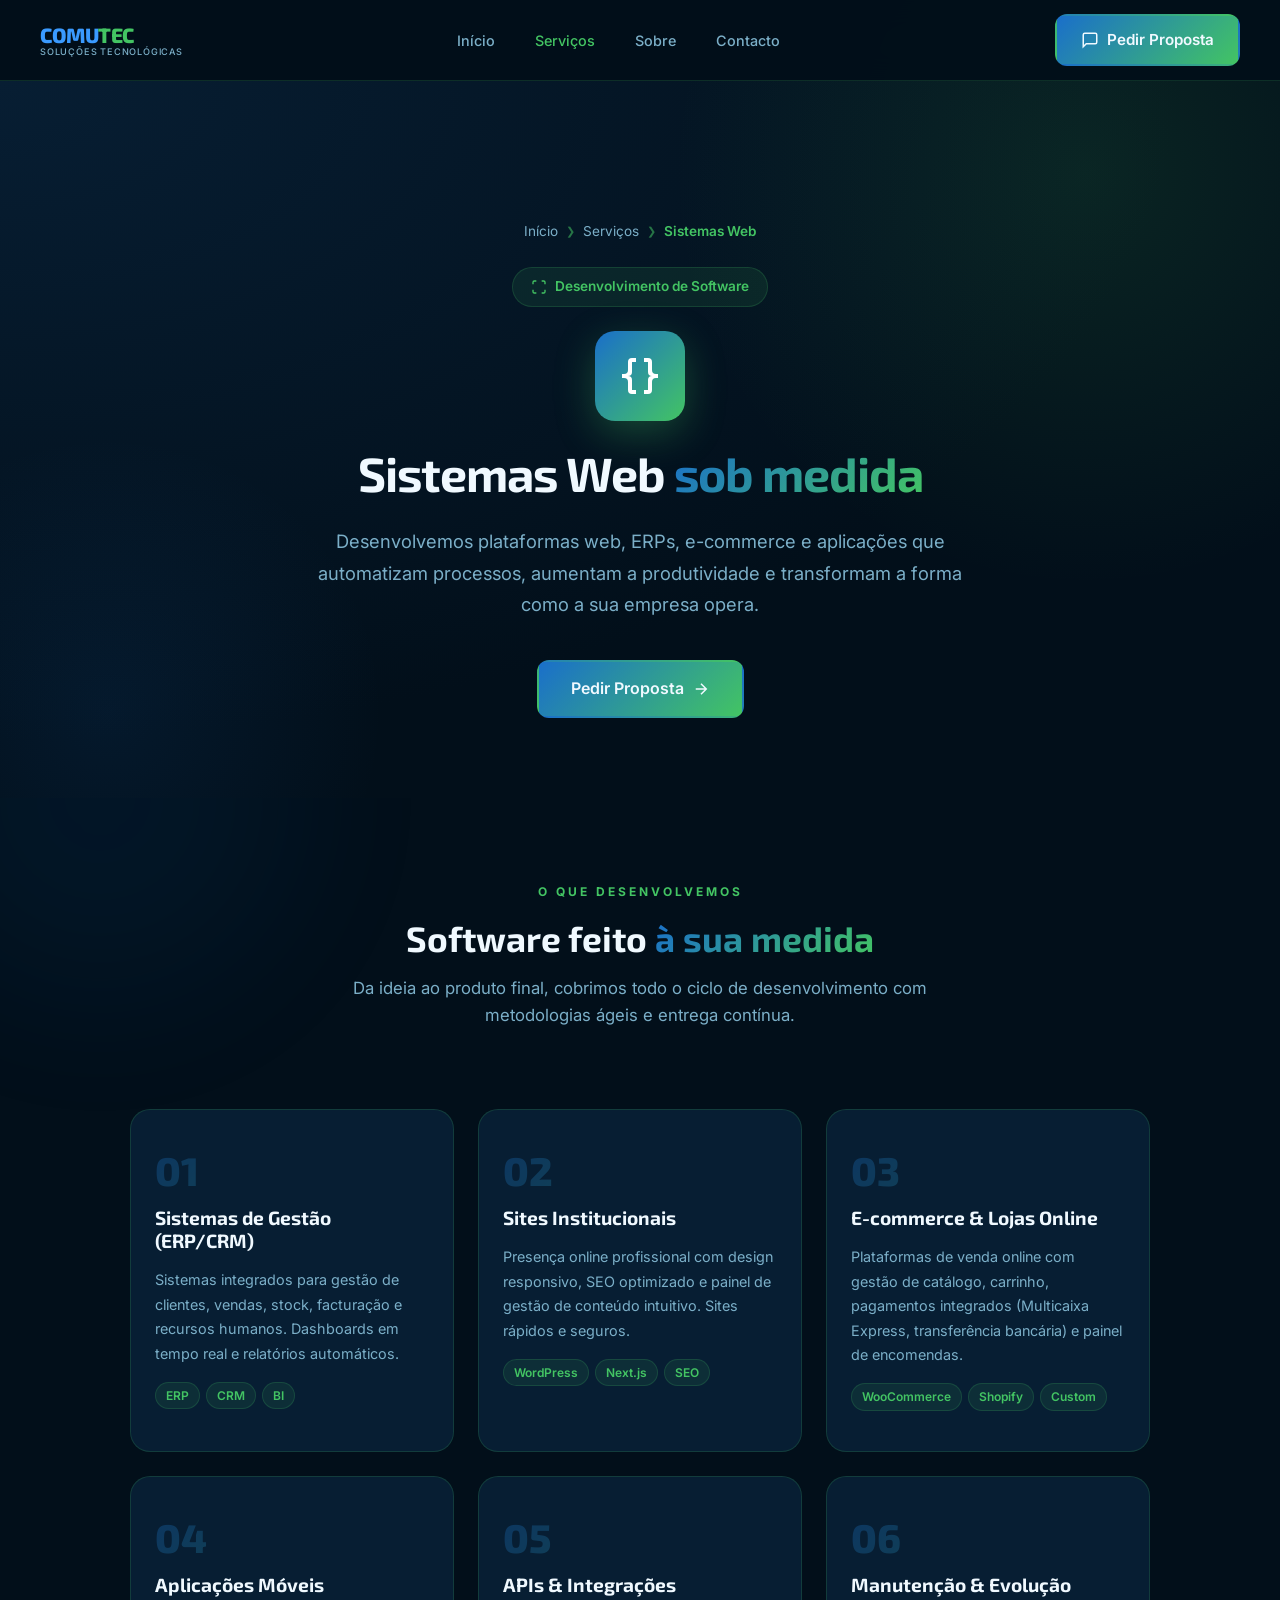
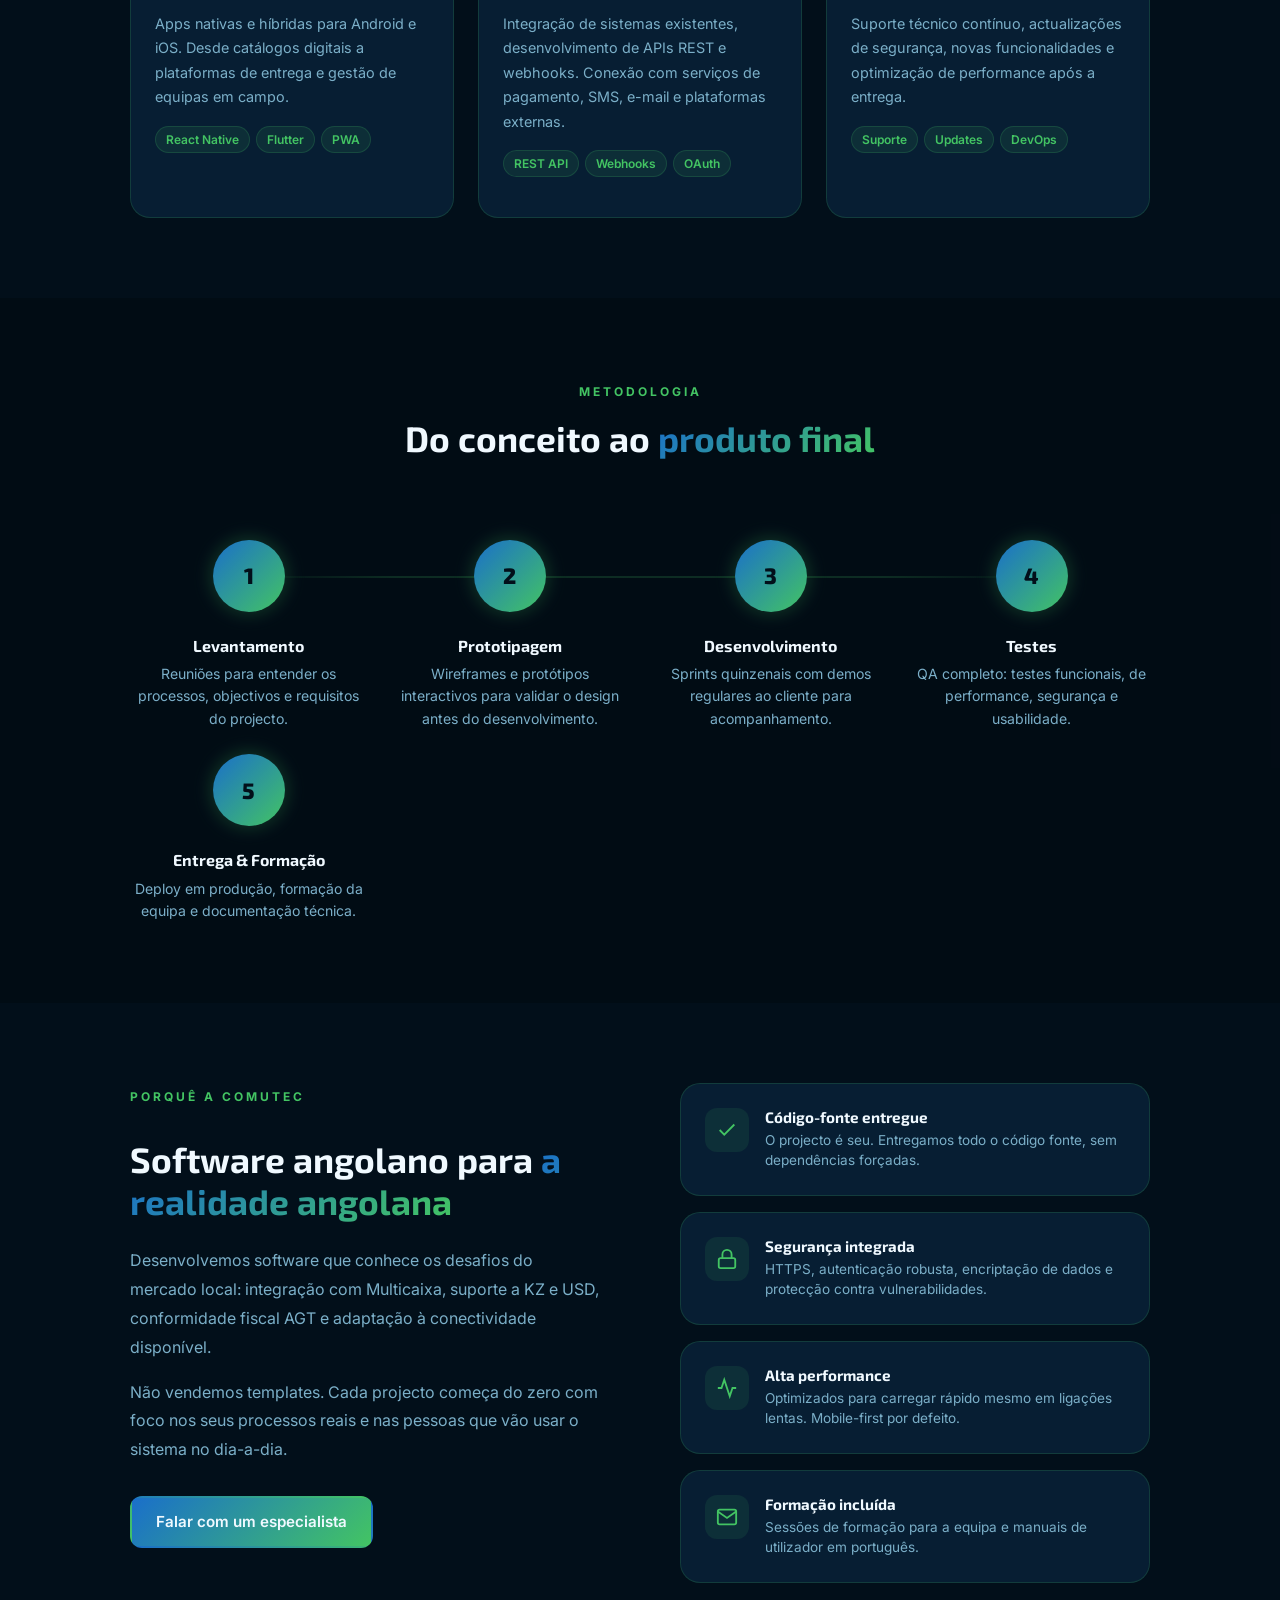
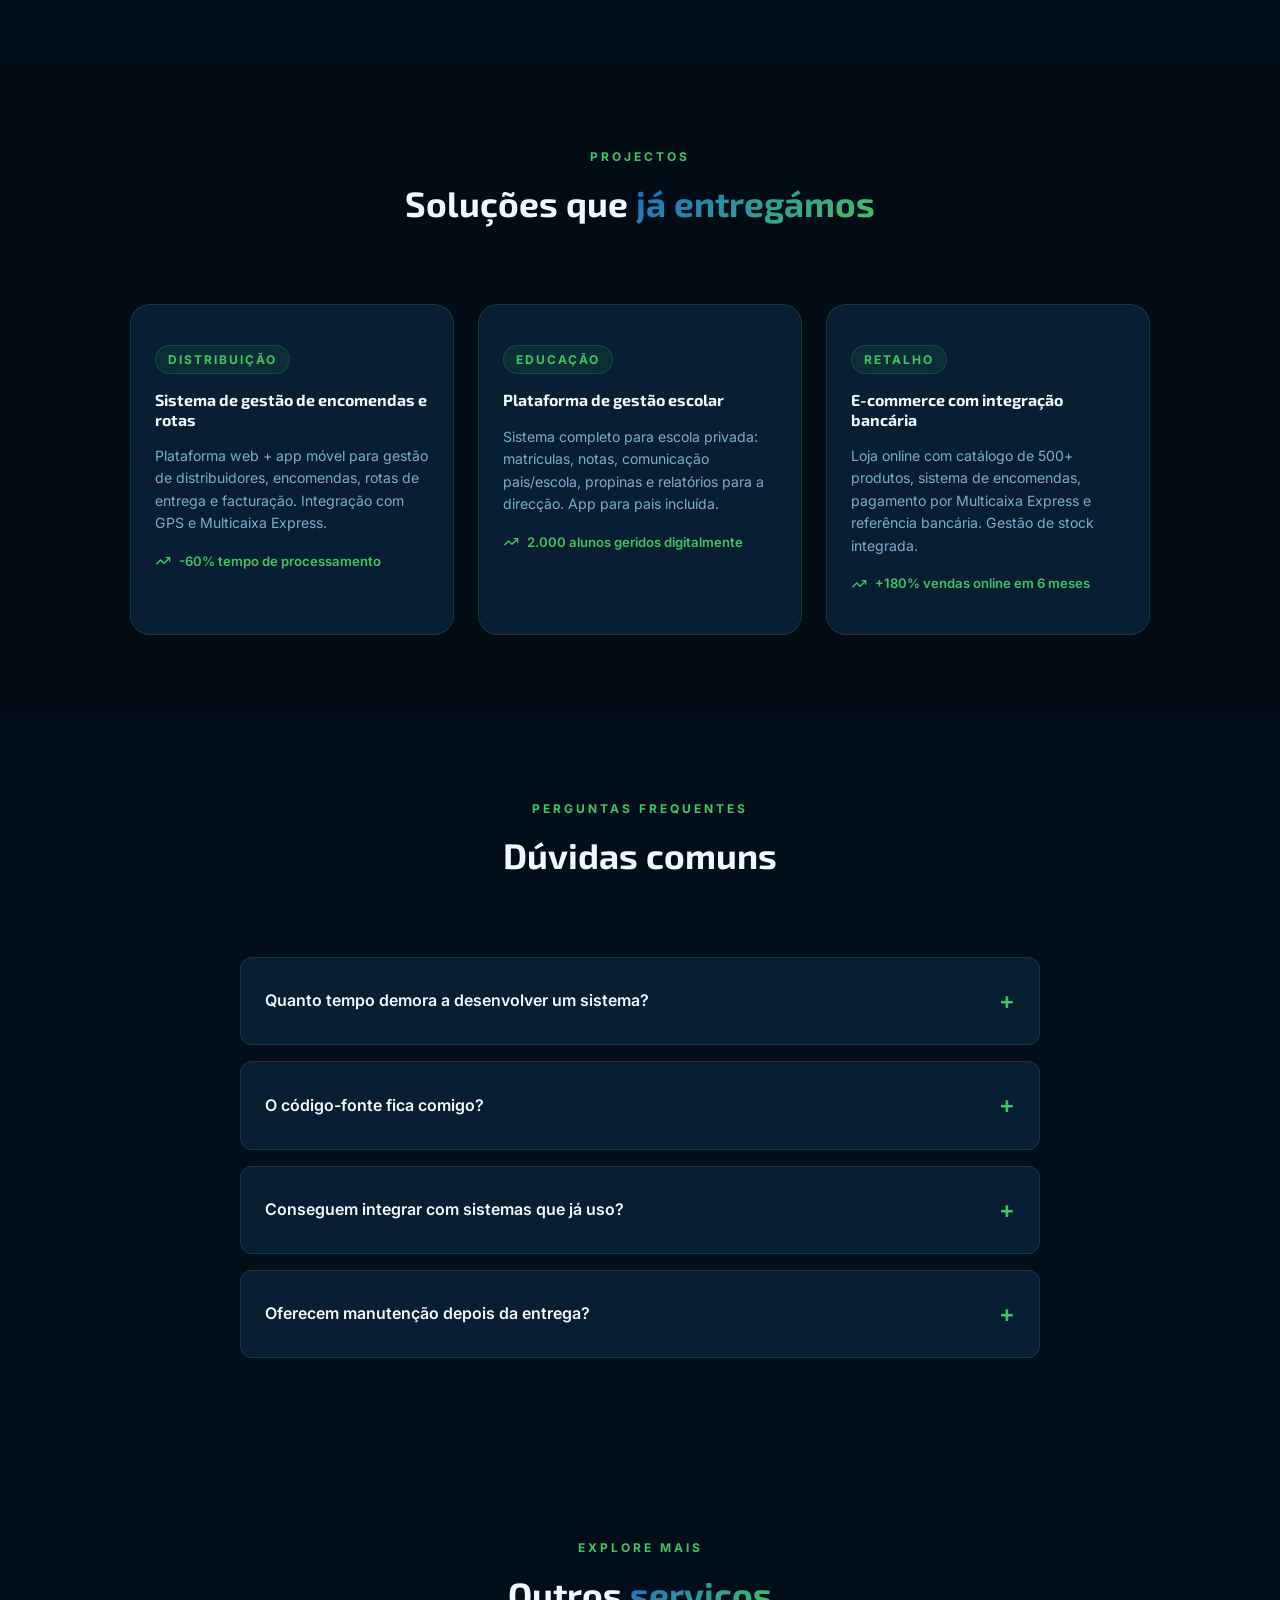
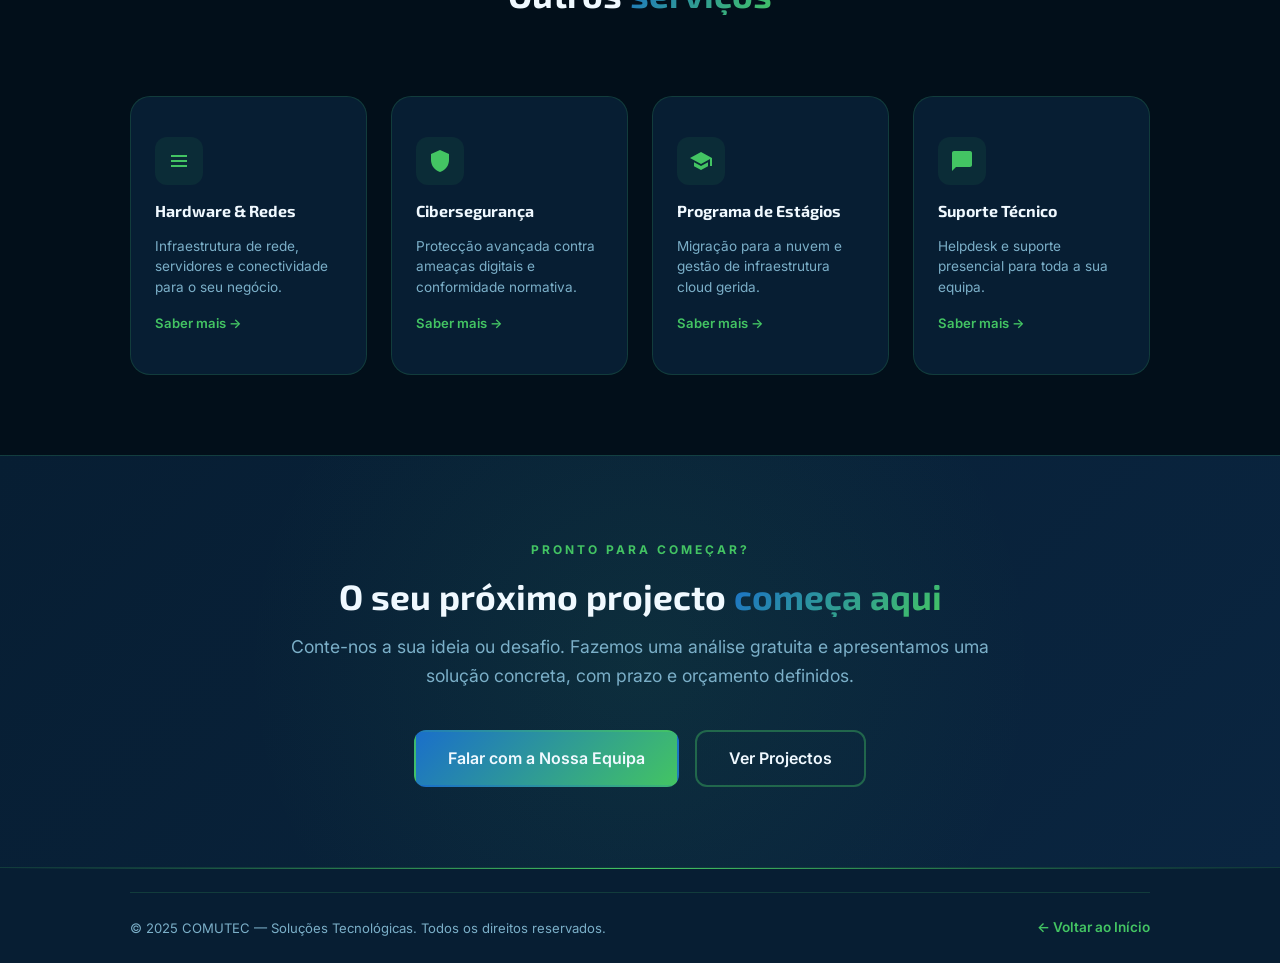
<file: html/sistemas_web.html>
<!DOCTYPE html>
<html lang="pt">
<head>
    <meta charset="UTF-8"/>
    <meta name="viewport" content="width=device-width, initial-scale=1.0"/>
    <title>Sistemas & Web — COMUTEC</title>
    <meta name="description" content="Desenvolvimento de sistemas de gestão, plataformas web, e-commerce e aplicações móveis para empresas angolanas."/>
    <link rel="preconnect" href="https://fonts.googleapis.com"/>
    <link rel="preconnect" href="https://fonts.gstatic.com" crossorigin/>
    <link href="https://fonts.googleapis.com/css2?family=Exo+2:wght@400;600;700;800&family=Inter:wght@400;500;600&display=swap" rel="stylesheet"/>
    <link rel="stylesheet" href="../css/servico-detalhe.css"/>
    <style>
        :root {
            --gradiente-servico: linear-gradient(135deg, #43c463, #1a6fca);
            --cor-icone: rgba(67,196,99,0.12);
        }
    </style>
</head>
<body>
<div class="fundo-decorativo" aria-hidden="true">
    <div class="circulo circulo--1"></div>
    <div class="circulo circulo--2"></div>
    <div class="circulo circulo--3"></div>
</div>

<header class="cabecalho-pagina" role="banner">
    <a href="../../index.html" class="logotipo" aria-label="COMUTEC — Voltar à página inicial">
        <div class="logotipo__texto">
            <span class="logotipo__nome"><span class="nome-comu">COMU</span><span class="nome-tec">TEC</span></span>
            <span class="logotipo__slogan">Soluções Tecnológicas</span>
        </div>
    </a>
    <nav class="navegacao" aria-label="Navegação principal">
        <a href="../../index.html" class="navegacao__link">Início</a>
        <a href="../../index.html#servicos" class="navegacao__link activo">Serviços</a>
        <a href="../../index.html#sobre" class="navegacao__link">Sobre</a>
        <a href="../../index.html#contacto" class="navegacao__link">Contacto</a>
    </nav>
    <a href="../../index.html#contacto" class="botao botao--primario">
        <svg viewBox="0 0 24 24" fill="none" stroke="currentColor" stroke-width="2"><path d="M21 15a2 2 0 0 1-2 2H7l-4 4V5a2 2 0 0 1 2-2h14a2 2 0 0 1 2 2z"/></svg>
        Pedir Proposta
    </a>
</header>

<!-- ========== HERÓI DO SERVIÇO ========== -->
    <section class="heroi-servico">
        <div class="heroi-servico__fundo"></div>
        <div class="heroi-servico__conteudo">

            <div class="trilho animar" data-animacao="entrar-cima">
                <a href="../index.html">Início</a>
                <span class="trilho__separador">❯</span>
                <a href="../index.html#servicos">Serviços</a>
                <span class="trilho__separador">❯</span>
                <span class="trilho__actual">Sistemas Web</span>
            </div>

            <span class="heroi-servico__etiqueta animar" data-animacao="entrar-cima" data-atraso="100">
                <svg viewBox="0 0 24 24" fill="none" stroke="currentColor" stroke-width="2">
                    <path d="M8 3H5a2 2 0 0 0-2 2v3m18 0V5a2 2 0 0 0-2-2h-3m0 18h3a2 2 0 0 0 2-2v-3M3 16v3a2 2 0 0 0 2 2h3"/>
                </svg>
                Desenvolvimento de Software
            </span>

            <div class="heroi-servico__icone-grande animar" data-animacao="escala" data-atraso="200">
                <svg viewBox="0 0 24 24" fill="currentColor"><path d="M8,3A2,2 0 0,0 6,5V9A2,2 0 0,1 4,11H3V13H4A2,2 0 0,1 6,15V19A2,2 0 0,0 8,21H10V19H8V14A2,2 0 0,0 6,12A2,2 0 0,0 8,10V5H10V3M16,3A2,2 0 0,1 18,5V9A2,2 0 0,0 20,11H21V13H20A2,2 0 0,0 18,15V19A2,2 0 0,1 16,21H14V19H16V14A2,2 0 0,1 18,12A2,2 0 0,1 16,10V5H14V3H16Z"/></svg>
            </div>

            <h1 class="heroi-servico__titulo animar" data-animacao="entrar-cima" data-atraso="300">
                Sistemas Web <span class="texto-gradiente">sob medida</span>
            </h1>

            <p class="heroi-servico__subtitulo animar" data-animacao="entrar-cima" data-atraso="400">
                Desenvolvemos plataformas web, ERPs, e-commerce e aplicações que automatizam processos,
                aumentam a produtividade e transformam a forma como a sua empresa opera.
            </p>

            <div class="heroi-servico__acoes animar" data-animacao="entrar-cima" data-atraso="500">
                <a href="contacto.html" class="botao botao--primario botao--grande botao--magnetico">
                    Pedir Proposta
                    <svg viewBox="0 0 24 24" fill="none" stroke="currentColor" stroke-width="2">
                        <path d="M5 12h14M12 5l7 7-7 7"/>
                    </svg>
                </a>
                
            </div>
        </div>
    </section>
    
<section class="incluido" id="incluido">
    <div class="contentor">
        <div class="cabecalho-seccao">
            <span class="etiqueta-seccao">O que desenvolvemos</span>
            <h2>Software feito <span class="texto-gradiente">à sua medida</span></h2>
            <p>Da ideia ao produto final, cobrimos todo o ciclo de desenvolvimento com metodologias ágeis e entrega contínua.</p>
        </div>
        <div class="grelha-incluido">
            <article class="cartao-incluido">
                <div class="cartao-incluido__num">01</div>
                <h3>Sistemas de Gestão (ERP/CRM)</h3>
                <p>Sistemas integrados para gestão de clientes, vendas, stock, facturação e recursos humanos. Dashboards em tempo real e relatórios automáticos.</p>
                <div class="cartao-incluido__tags"><span class="cartao-incluido__tag">ERP</span><span class="cartao-incluido__tag">CRM</span><span class="cartao-incluido__tag">BI</span></div>
            </article>
            <article class="cartao-incluido">
                <div class="cartao-incluido__num">02</div>
                <h3>Sites Institucionais</h3>
                <p>Presença online profissional com design responsivo, SEO optimizado e painel de gestão de conteúdo intuitivo. Sites rápidos e seguros.</p>
                <div class="cartao-incluido__tags"><span class="cartao-incluido__tag">WordPress</span><span class="cartao-incluido__tag">Next.js</span><span class="cartao-incluido__tag">SEO</span></div>
            </article>
            <article class="cartao-incluido">
                <div class="cartao-incluido__num">03</div>
                <h3>E-commerce &amp; Lojas Online</h3>
                <p>Plataformas de venda online com gestão de catálogo, carrinho, pagamentos integrados (Multicaixa Express, transferência bancária) e painel de encomendas.</p>
                <div class="cartao-incluido__tags"><span class="cartao-incluido__tag">WooCommerce</span><span class="cartao-incluido__tag">Shopify</span><span class="cartao-incluido__tag">Custom</span></div>
            </article>
            <article class="cartao-incluido">
                <div class="cartao-incluido__num">04</div>
                <h3>Aplicações Móveis</h3>
                <p>Apps nativas e híbridas para Android e iOS. Desde catálogos digitais a plataformas de entrega e gestão de equipas em campo.</p>
                <div class="cartao-incluido__tags"><span class="cartao-incluido__tag">React Native</span><span class="cartao-incluido__tag">Flutter</span><span class="cartao-incluido__tag">PWA</span></div>
            </article>
            <article class="cartao-incluido">
                <div class="cartao-incluido__num">05</div>
                <h3>APIs &amp; Integrações</h3>
                <p>Integração de sistemas existentes, desenvolvimento de APIs REST e webhooks. Conexão com serviços de pagamento, SMS, e-mail e plataformas externas.</p>
                <div class="cartao-incluido__tags"><span class="cartao-incluido__tag">REST API</span><span class="cartao-incluido__tag">Webhooks</span><span class="cartao-incluido__tag">OAuth</span></div>
            </article>
            <article class="cartao-incluido">
                <div class="cartao-incluido__num">06</div>
                <h3>Manutenção &amp; Evolução</h3>
                <p>Suporte técnico contínuo, actualizações de segurança, novas funcionalidades e optimização de performance após a entrega.</p>
                <div class="cartao-incluido__tags"><span class="cartao-incluido__tag">Suporte</span><span class="cartao-incluido__tag">Updates</span><span class="cartao-incluido__tag">DevOps</span></div>
            </article>
        </div>
    </div>
</section>

<section class="processo">
    <div class="contentor">
        <div class="cabecalho-seccao">
            <span class="etiqueta-seccao">Metodologia</span>
            <h2>Do conceito ao <span class="texto-gradiente">produto final</span></h2>
        </div>
        <div class="passos">
            <div class="passo">
                <div class="passo__numero">1</div>
                <h4>Levantamento</h4>
                <p>Reuniões para entender os processos, objectivos e requisitos do projecto.</p>
            </div>
            <div class="passo">
                <div class="passo__numero">2</div>
                <h4>Prototipagem</h4>
                <p>Wireframes e protótipos interactivos para validar o design antes do desenvolvimento.</p>
            </div>
            <div class="passo">
                <div class="passo__numero">3</div>
                <h4>Desenvolvimento</h4>
                <p>Sprints quinzenais com demos regulares ao cliente para acompanhamento.</p>
            </div>
            <div class="passo">
                <div class="passo__numero">4</div>
                <h4>Testes</h4>
                <p>QA completo: testes funcionais, de performance, segurança e usabilidade.</p>
            </div>
            <div class="passo">
                <div class="passo__numero">5</div>
                <h4>Entrega &amp; Formação</h4>
                <p>Deploy em produção, formação da equipa e documentação técnica.</p>
            </div>
        </div>
    </div>
</section>

<section class="vantagens">
    <div class="contentor">
        <div class="vantagens__layout">
            <div class="vantagens__texto">
                <span class="etiqueta-seccao">Porquê a COMUTEC</span>
                <h2>Software angolano para <span class="texto-gradiente">a realidade angolana</span></h2>
                <p>Desenvolvemos software que conhece os desafios do mercado local: integração com Multicaixa, suporte a KZ e USD, conformidade fiscal AGT e adaptação à conectividade disponível.</p>
                <p>Não vendemos templates. Cada projecto começa do zero com foco nos seus processos reais e nas pessoas que vão usar o sistema no dia-a-dia.</p>
                <a href="contacto.html" class="botao botao--primario" style="margin-top:16px">Falar com um especialista</a>
            </div>
            <div class="lista-vantagens">
                <div class="vantagem">
                    <div class="vantagem__icone"><svg viewBox="0 0 24 24" fill="none" stroke="currentColor" stroke-width="2"><polyline points="20 6 9 17 4 12"/></svg></div>
                    <div class="vantagem__conteudo"><h4>Código-fonte entregue</h4><p>O projecto é seu. Entregamos todo o código fonte, sem dependências forçadas.</p></div>
                </div>
                <div class="vantagem">
                    <div class="vantagem__icone"><svg viewBox="0 0 24 24" fill="none" stroke="currentColor" stroke-width="2"><rect x="3" y="11" width="18" height="11" rx="2"/><path d="M7 11V7a5 5 0 0 1 10 0v4"/></svg></div>
                    <div class="vantagem__conteudo"><h4>Segurança integrada</h4><p>HTTPS, autenticação robusta, encriptação de dados e protecção contra vulnerabilidades.</p></div>
                </div>
                <div class="vantagem">
                    <div class="vantagem__icone"><svg viewBox="0 0 24 24" fill="none" stroke="currentColor" stroke-width="2"><polyline points="22 12 18 12 15 21 9 3 6 12 2 12"/></svg></div>
                    <div class="vantagem__conteudo"><h4>Alta performance</h4><p>Optimizados para carregar rápido mesmo em ligações lentas. Mobile-first por defeito.</p></div>
                </div>
                <div class="vantagem">
                    <div class="vantagem__icone"><svg viewBox="0 0 24 24" fill="none" stroke="currentColor" stroke-width="2"><path d="M4 4h16c1.1 0 2 .9 2 2v12c0 1.1-.9 2-2 2H4c-1.1 0-2-.9-2-2V6c0-1.1.9-2 2-2z"/><polyline points="22,6 12,13 2,6"/></svg></div>
                    <div class="vantagem__conteudo"><h4>Formação incluída</h4><p>Sessões de formação para a equipa e manuais de utilizador em português.</p></div>
                </div>
            </div>
        </div>
    </div>
</section>

<section class="casos-uso">
    <div class="contentor">
        <div class="cabecalho-seccao">
            <span class="etiqueta-seccao">Projectos</span>
            <h2>Soluções que <span class="texto-gradiente">já entregámos</span></h2>
        </div>
        <div class="grelha-casos">
            <article class="cartao-caso">
                <span class="cartao-caso__sector">Distribuição</span>
                <h3>Sistema de gestão de encomendas e rotas</h3>
                <p>Plataforma web + app móvel para gestão de distribuidores, encomendas, rotas de entrega e facturação. Integração com GPS e Multicaixa Express.</p>
                <div class="cartao-caso__resultado"><svg viewBox="0 0 24 24" fill="none" stroke="currentColor" stroke-width="2"><polyline points="22 7 13.5 15.5 8.5 10.5 2 17"/><polyline points="16 7 22 7 22 13"/></svg>-60% tempo de processamento</div>
            </article>
            <article class="cartao-caso">
                <span class="cartao-caso__sector">Educação</span>
                <h3>Plataforma de gestão escolar</h3>
                <p>Sistema completo para escola privada: matrículas, notas, comunicação pais/escola, propinas e relatórios para a direcção. App para pais incluída.</p>
                <div class="cartao-caso__resultado"><svg viewBox="0 0 24 24" fill="none" stroke="currentColor" stroke-width="2"><polyline points="22 7 13.5 15.5 8.5 10.5 2 17"/><polyline points="16 7 22 7 22 13"/></svg>2.000 alunos geridos digitalmente</div>
            </article>
            <article class="cartao-caso">
                <span class="cartao-caso__sector">Retalho</span>
                <h3>E-commerce com integração bancária</h3>
                <p>Loja online com catálogo de 500+ produtos, sistema de encomendas, pagamento por Multicaixa Express e referência bancária. Gestão de stock integrada.</p>
                <div class="cartao-caso__resultado"><svg viewBox="0 0 24 24" fill="none" stroke="currentColor" stroke-width="2"><polyline points="22 7 13.5 15.5 8.5 10.5 2 17"/><polyline points="16 7 22 7 22 13"/></svg>+180% vendas online em 6 meses</div>
            </article>
        </div>
    </div>
</section>

 <!-- ========== FAQ ========== -->
    <section class="seccao-servico">
        <div class="contentor">
            <div class="cabecalho-seccao animar" data-animacao="entrar-cima">
                <span class="etiqueta-seccao">PERGUNTAS FREQUENTES</span>
                <h2>Dúvidas comuns</h2>
            </div>

            <div class="faq">
                <details class="faq-item">
                    <summary>Quanto tempo demora a desenvolver um sistema?</summary>
                    <div class="faq-item__conteudo">
                        O prazo depende da complexidade. Sistemas pequenos (MVP) podem ficar prontos em 4 a 8 semanas, sistemas médios entre 3 a 6 meses, e plataformas corporativas de grande porte entre 6 a 12 meses. Após o briefing apresentamos um cronograma realista.
                    </div>
                </details>
                <details class="faq-item">
                    <summary>O código-fonte fica comigo?</summary>
                    <div class="faq-item__conteudo">
                        Sim. Todo o código desenvolvido é da sua empresa. Fornecemos o repositório completo, documentação técnica e instruções de deploy assim que o projecto termina.
                    </div>
                </details>
                <details class="faq-item">
                    <summary>Conseguem integrar com sistemas que já uso?</summary>
                    <div class="faq-item__conteudo">
                        Claro. Fazemos integrações com ERPs existentes, sistemas de pagamento (Multicaixa Express, EMIS, Stripe), CRMs, serviços cloud e qualquer API externa relevante para o seu negócio.
                    </div>
                </details>
                <details class="faq-item">
                    <summary>Oferecem manutenção depois da entrega?</summary>
                    <div class="faq-item__conteudo">
                        Sim. Disponibilizamos contratos mensais ou anuais de manutenção que incluem correcções de bugs, actualizações de segurança, melhorias contínuas e suporte técnico dedicado.
                    </div>
                </details>
            </div>
        </div>
    </section>

<section class="outros-servicos">
    <div class="contentor">
        <div class="cabecalho-seccao">
            <span class="etiqueta-seccao">Explore mais</span>
            <h2>Outros <span class="texto-gradiente">serviços</span></h2>
        </div>
        <div class="grelha-outros">
            <a href="hardware_redes.html" class="cartao-outro">
                <div class="cartao-outro__icone"><svg viewBox="0 0 24 24" fill="currentColor"><path d="M4 6h16v2H4zm0 5h16v2H4zm0 5h16v2H4z"/></svg></div>
                <h4>Hardware & Redes</h4>
                <p>Infra­estrutura de rede, servidores e conectividade para o seu negócio.</p>
                <span class="cartao-outro__link">Saber mais →</span>
            </a>
            <a href="ciberseguranca.html" class="cartao-outro">
                <div class="cartao-outro__icone"><svg viewBox="0 0 24 24" fill="currentColor"><path d="M12 1L3 5v6c0 5.55 3.84 10.74 9 12 5.16-1.26 9-6.45 9-12V5l-9-4z"/></svg></div>
                <h4>Cibersegurança</h4>
                <p>Protecção avançada contra ameaças digitais e conformidade normativa.</p>
                <span class="cartao-outro__link">Saber mais →</span>
            </a>
           <a href="estagios.html" class="cartao-outro">
                <div class="cartao-outro__icone"><svg viewBox="0 0 24 24" fill="currentColor"><path d="M12,3L1,9L12,15L21,10.09V17H23V9M5,13.18V17.18L12,21L19,17.18V13.18L12,17L5,13.18Z"/></svg></div>
                <h4>Programa de Estágios</h4>
                <p>Migração para a nuvem e gestão de infra­estrutura cloud gerida.</p>
                <span class="cartao-outro__link">Saber mais →</span>
            </a>
            <a href="suporte_tecnico.html" class="cartao-outro">
                <div class="cartao-outro__icone"><svg viewBox="0 0 24 24" fill="currentColor"><path d="M20 2H4c-1.1 0-2 .9-2 2v18l4-4h14c1.1 0 2-.9 2-2V4c0-1.1-.9-2-2-2z"/></svg></div>
                <h4>Suporte Técnico</h4>
                <p>Helpdesk e suporte presencial para toda a sua equipa.</p>
                <span class="cartao-outro__link">Saber mais →</span>
            </a>
        </div>
    </div>
</section>

<section class="cta-servico">
    <div class="contentor">
        <div class="cta-servico__conteudo">
            <span class="etiqueta-seccao">Pronto para começar?</span>
            <h2>O seu próximo projecto <span class="texto-gradiente">começa aqui</span></h2>
            <p>Conte-nos a sua ideia ou desafio. Fazemos uma análise gratuita e apresentamos uma solução concreta, com prazo e orçamento definidos.</p>
            <div class="cta-servico__acoes">
                <a href="../../index.html#contacto" class="botao botao--primario botao--grande">Falar com a Nossa Equipa</a>
                <a href="../projectos.html" class="botao botao--contorno botao--grande">Ver Projectos</a>
            </div>
        </div>
    </div>
</section>

<footer class="rodape" role="contentinfo">
    <div class="contentor">
        <div class="rodape__base">
            <p>© 2025 COMUTEC — Soluções Tecnológicas. Todos os direitos reservados.</p>
            <a href="../../index.html" class="link-voltar-inicio">← Voltar ao Início</a>
        </div>
    </div>
</footer>
  <!-- Botão voltar ao topo -->
    <button class="btn-topo" id="btn-topo" aria-label="Voltar ao topo">
        <svg viewBox="0 0 24 24" fill="none" stroke="currentColor" stroke-width="2.5">
            <path d="M12 19V5M5 12l7-7 7 7"/>
        </svg>
    </button>
<script src="pagina_servico.js"></script>
</body>
</html>
</file>
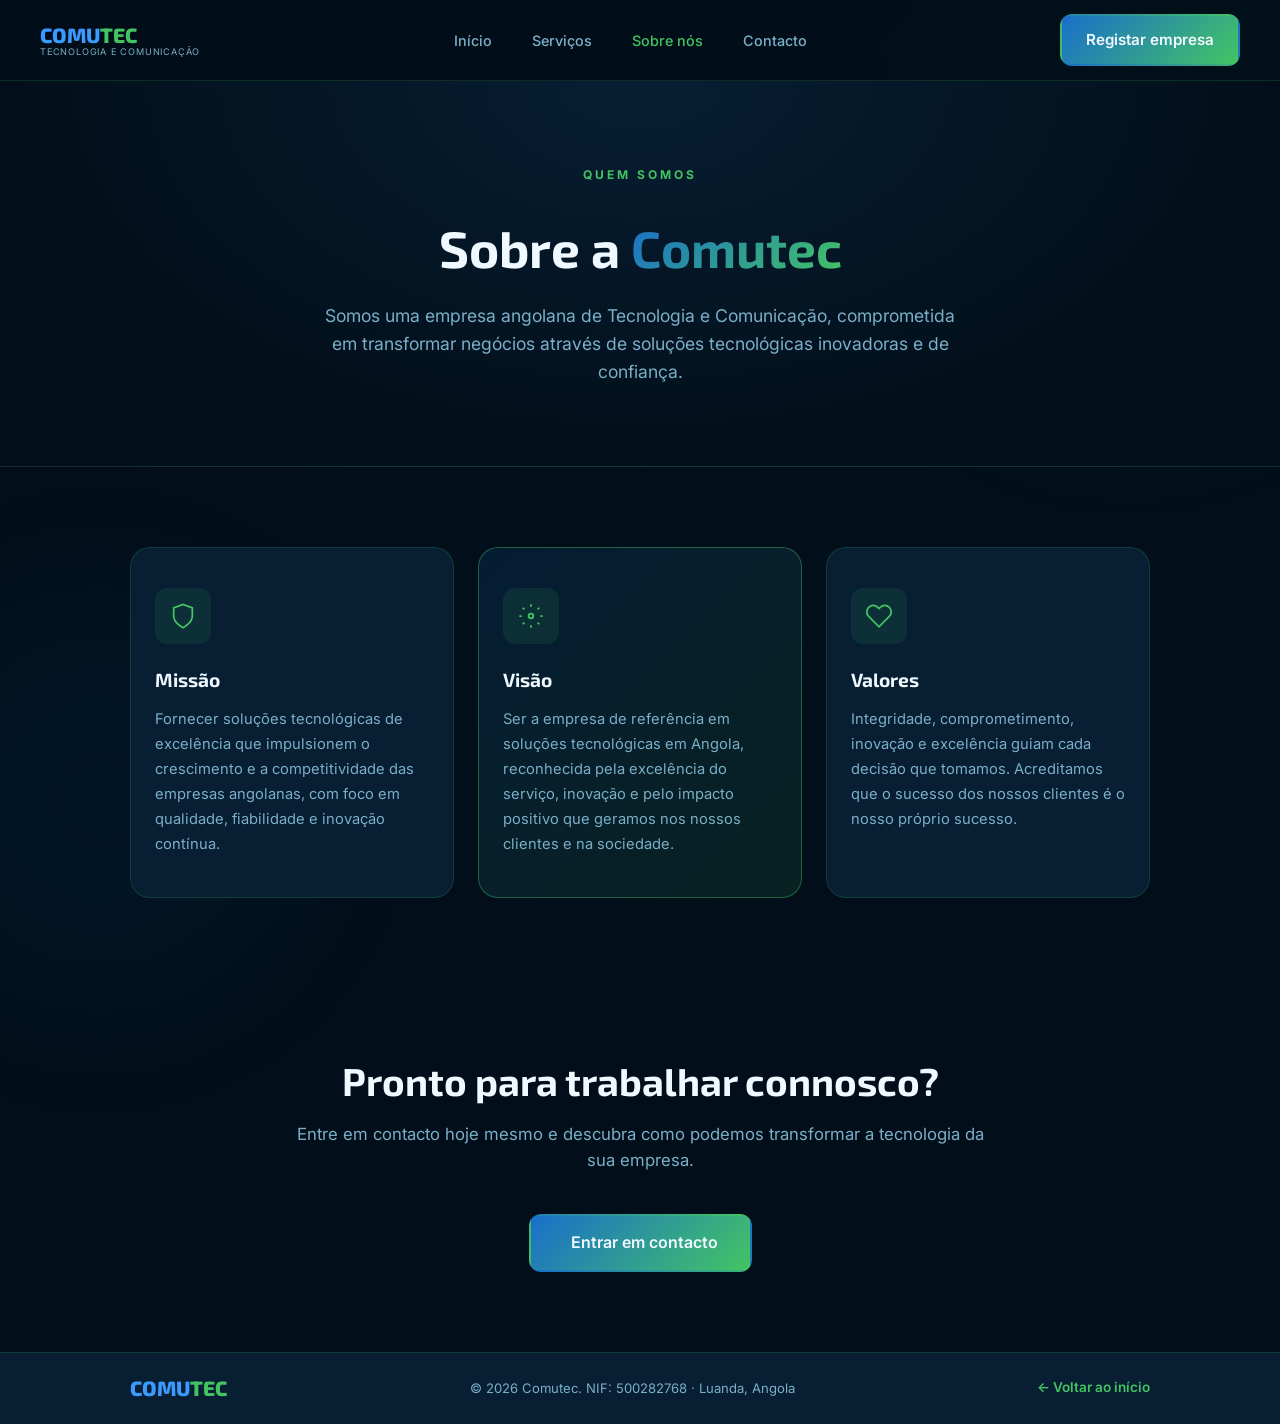
<file: html/sobre.html>
<!DOCTYPE html>
<html lang="pt-pt">
<head>
    <meta charset="UTF-8">
    <meta name="viewport" content="width=device-width, initial-scale=1.0">
    <title>Comutec | Sobre nós</title>
    <link rel="preconnect" href="https://fonts.googleapis.com">
    <link rel="preconnect" href="https://fonts.gstatic.com" crossorigin>
    <link href="https://fonts.googleapis.com/css2?family=Exo+2:wght@300;400;600;700;800&family=Inter:wght@400;500&display=swap" rel="stylesheet">
    <link rel="stylesheet" href="../css/sobre.css">
</head>
<body>

    <!-- Fundo decorativo -->
    <div class="fundo-decorativo" aria-hidden="true">
        <div class="circulo circulo--1"></div>
        <div class="circulo circulo--2"></div>
    </div>

    <!-- ========== CABEÇALHO ========== -->
    <header class="cabecalho-pagina">
        <a href="../index.html" class="logotipo">
            <div class="logotipo__texto">
                <span class="logotipo__nome">
                    <span class="nome-comu">COMU</span><span class="nome-tec">TEC</span>
                </span>
                <span class="logotipo__slogan">Tecnologia e Comunicação</span>
            </div>
        </a>
        <nav class="navegacao">
            <a href="../index.html"      class="navegacao__link">Início</a>
            <a href="../index.html#servicos" class="navegacao__link">Serviços</a>
            <a href="sobre.html"         class="navegacao__link activo">Sobre nós</a>
            <a href="contacto.html"      class="navegacao__link">Contacto</a>
        </nav>
        <a href="cadastro.html" class="botao botao--primario">Registar empresa</a>
    </header>


    <!-- ========== HERÓI DA PÁGINA ========== -->
    <section class="pagina-heroi">
        <div class="contentor">
            <span class="etiqueta-seccao">QUEM SOMOS</span>
            <h1>Sobre a <span class="texto-gradiente">Comutec</span></h1>
            <p>Somos uma empresa angolana de Tecnologia e Comunicação, comprometida em transformar negócios através de soluções tecnológicas inovadoras e de confiança.</p>
        </div>
    </section>


    <!-- ========== MISSÃO, VISÃO, VALORES ========== -->
    <section class="mvv">
        <div class="contentor">
            <div class="grelha-mvv">

                <div class="cartao-mvv">
                    <div class="cartao-mvv__icone">
                        <svg viewBox="0 0 24 24" fill="none" stroke="currentColor" stroke-width="1.5">
                            <path d="M12 22s8-4 8-10V5l-8-3-8 3v7c0 6 8 10 8 10z"/>
                        </svg>
                    </div>
                    <h3>Missão</h3>
                    <p>Fornecer soluções tecnológicas de excelência que impulsionem o crescimento e a competitividade das empresas angolanas, com foco em qualidade, fiabilidade e inovação contínua.</p>
                </div>

                <div class="cartao-mvv cartao-mvv--destaque">
                    <div class="cartao-mvv__icone">
                        <svg viewBox="0 0 24 24" fill="none" stroke="currentColor" stroke-width="1.5">
                            <circle cx="12" cy="12" r="2"/>
                            <path d="M12 2v2M12 20v2M4.93 4.93l1.41 1.41M17.66 17.66l1.41 1.41M2 12h2M20 12h2M4.93 19.07l1.41-1.41M17.66 6.34l1.41-1.41"/>
                        </svg>
                    </div>
                    <h3>Visão</h3>
                    <p>Ser a empresa de referência em soluções tecnológicas em Angola, reconhecida pela excelência do serviço, inovação e pelo impacto positivo que geramos nos nossos clientes e na sociedade.</p>
                </div>

                <div class="cartao-mvv">
                    <div class="cartao-mvv__icone">
                        <svg viewBox="0 0 24 24" fill="none" stroke="currentColor" stroke-width="1.5">
                            <path d="M20.84 4.61a5.5 5.5 0 0 0-7.78 0L12 5.67l-1.06-1.06a5.5 5.5 0 0 0-7.78 7.78l1.06 1.06L12 21.23l7.78-7.78 1.06-1.06a5.5 5.5 0 0 0 0-7.78z"/>
                        </svg>
                    </div>
                    <h3>Valores</h3>
                    <p>Integridade, comprometimento, inovação e excelência guiam cada decisão que tomamos. Acreditamos que o sucesso dos nossos clientes é o nosso próprio sucesso.</p>
                </div>

            </div>
        </div>
    </section>



    <!-- ========== CTA ========== -->
    <section class="cta-sobre">
        <div class="contentor">
            <div class="cta-sobre__conteudo">
                <h2>Pronto para trabalhar connosco?</h2>
                <p>Entre em contacto hoje mesmo e descubra como podemos transformar a tecnologia da sua empresa.</p>
                <div class="cta-sobre__acoes">
                    <a href="contacto.html" class="botao botao--primario botao--grande">
                        <svg viewBox="0 0 24 24" fill="none" stroke="currentColor" stroke-width="2">
                            <path d="M21 15a2 2 0 0 1-2 2H7l-4 4V5a2 2 0 0 1 2-2h14a2 2 0 0 1 2 2z"/>
                        </svg>
                        Entrar em contacto
                    </a>
                </div>
            </div>
        </div>
    </section>


    <!-- ========== RODAPÉ ========== -->
    <footer class="rodape">
        <div class="contentor">
            <div class="rodape__base">
                <a href="../index.html" class="logotipo">
                    <div class="logotipo__texto">
                        <span class="logotipo__nome">
                            <span class="nome-comu">COMU</span><span class="nome-tec">TEC</span>
                        </span>
                    </div>
                </a>
                <p>&copy; 2026 Comutec. NIF: 500282768 · Luanda, Angola</p>
                <a href="../index.html" class="link-voltar-inicio">← Voltar ao início</a>
            </div>
        </div>
    </footer>

</body>
</html>
</file>
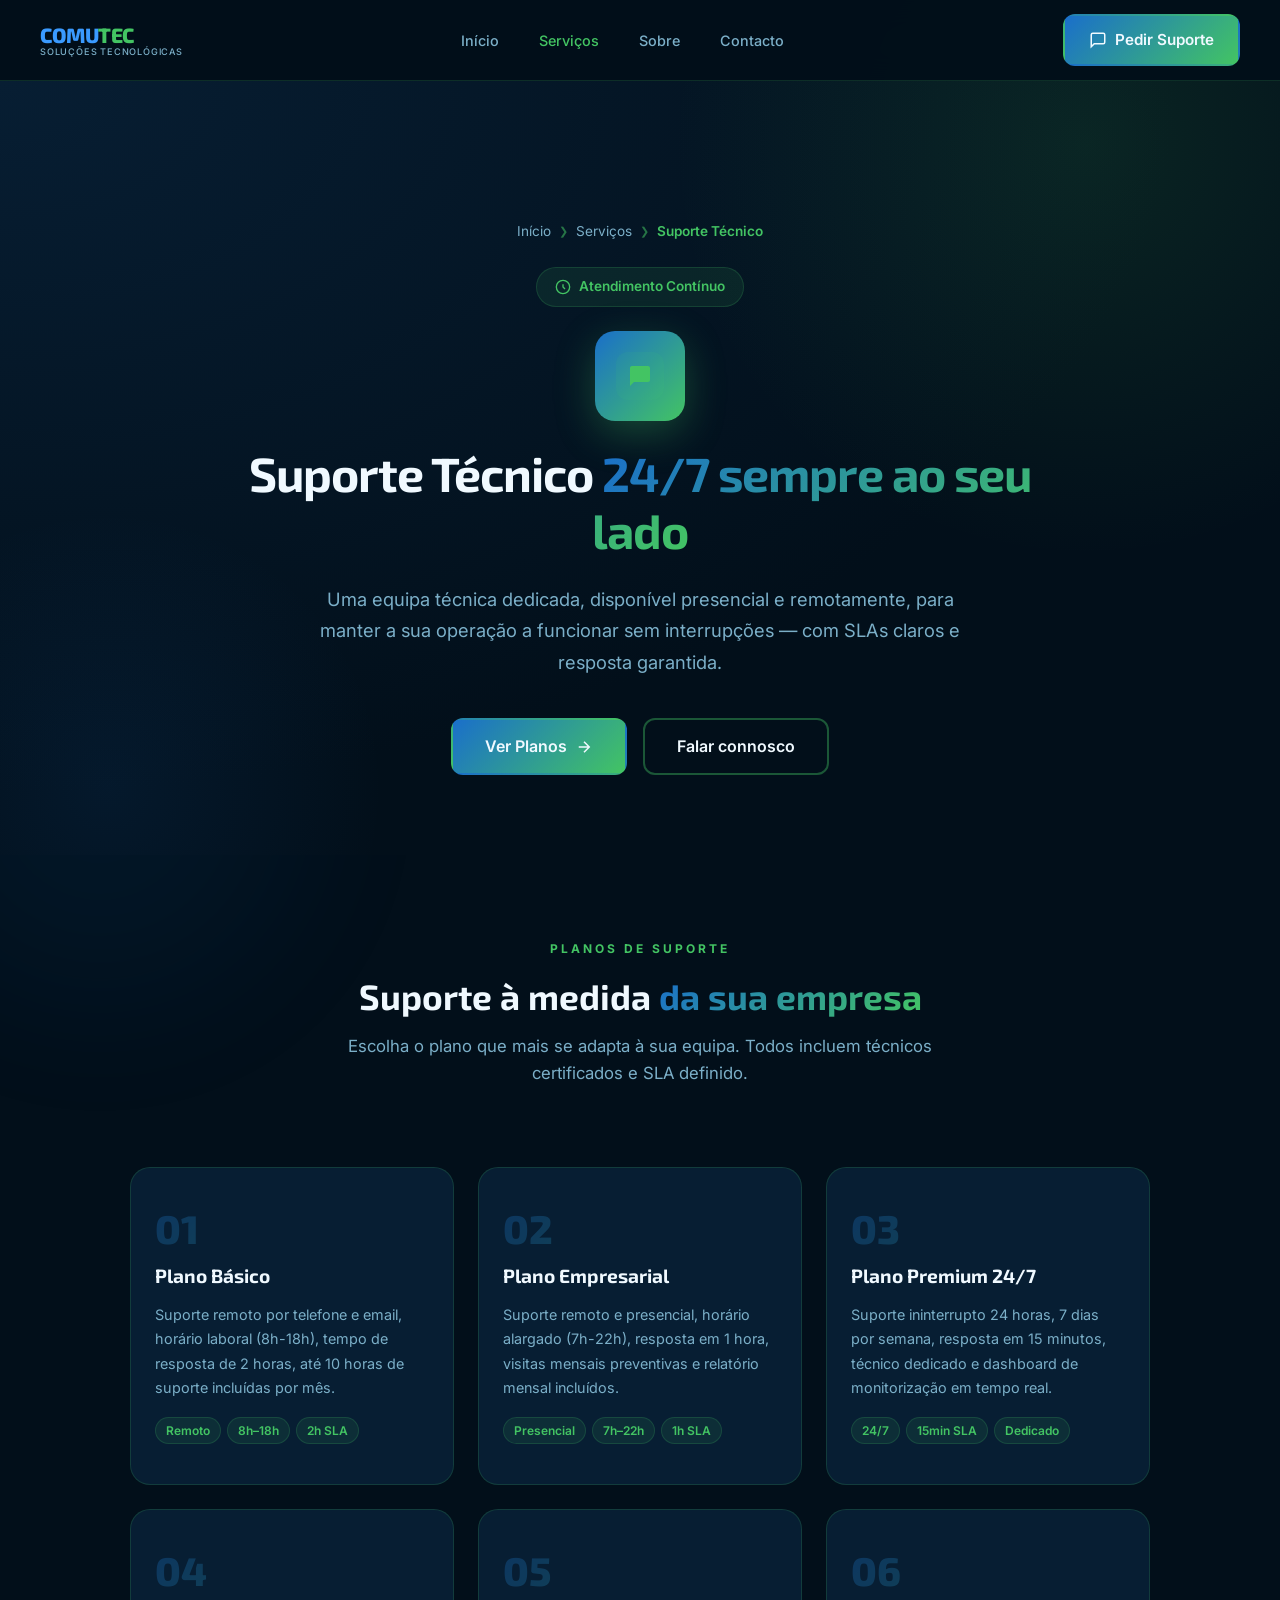
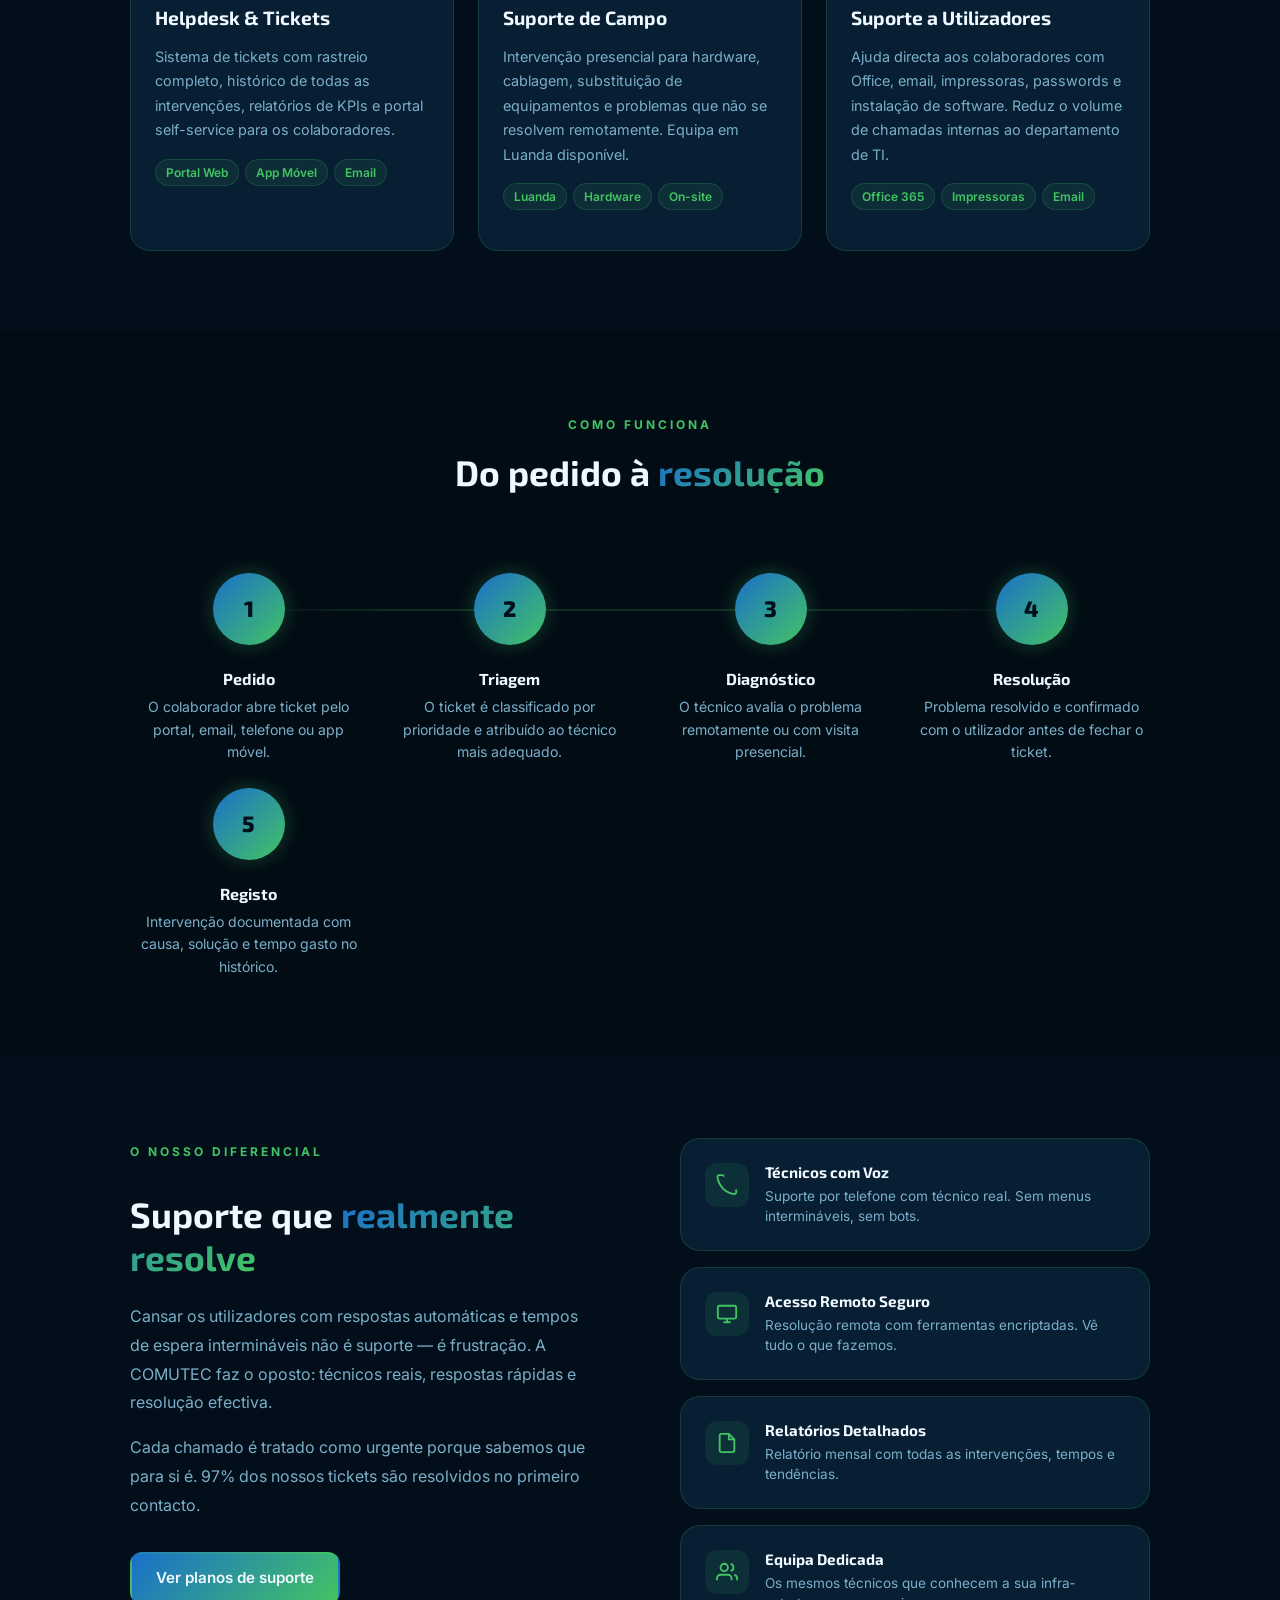
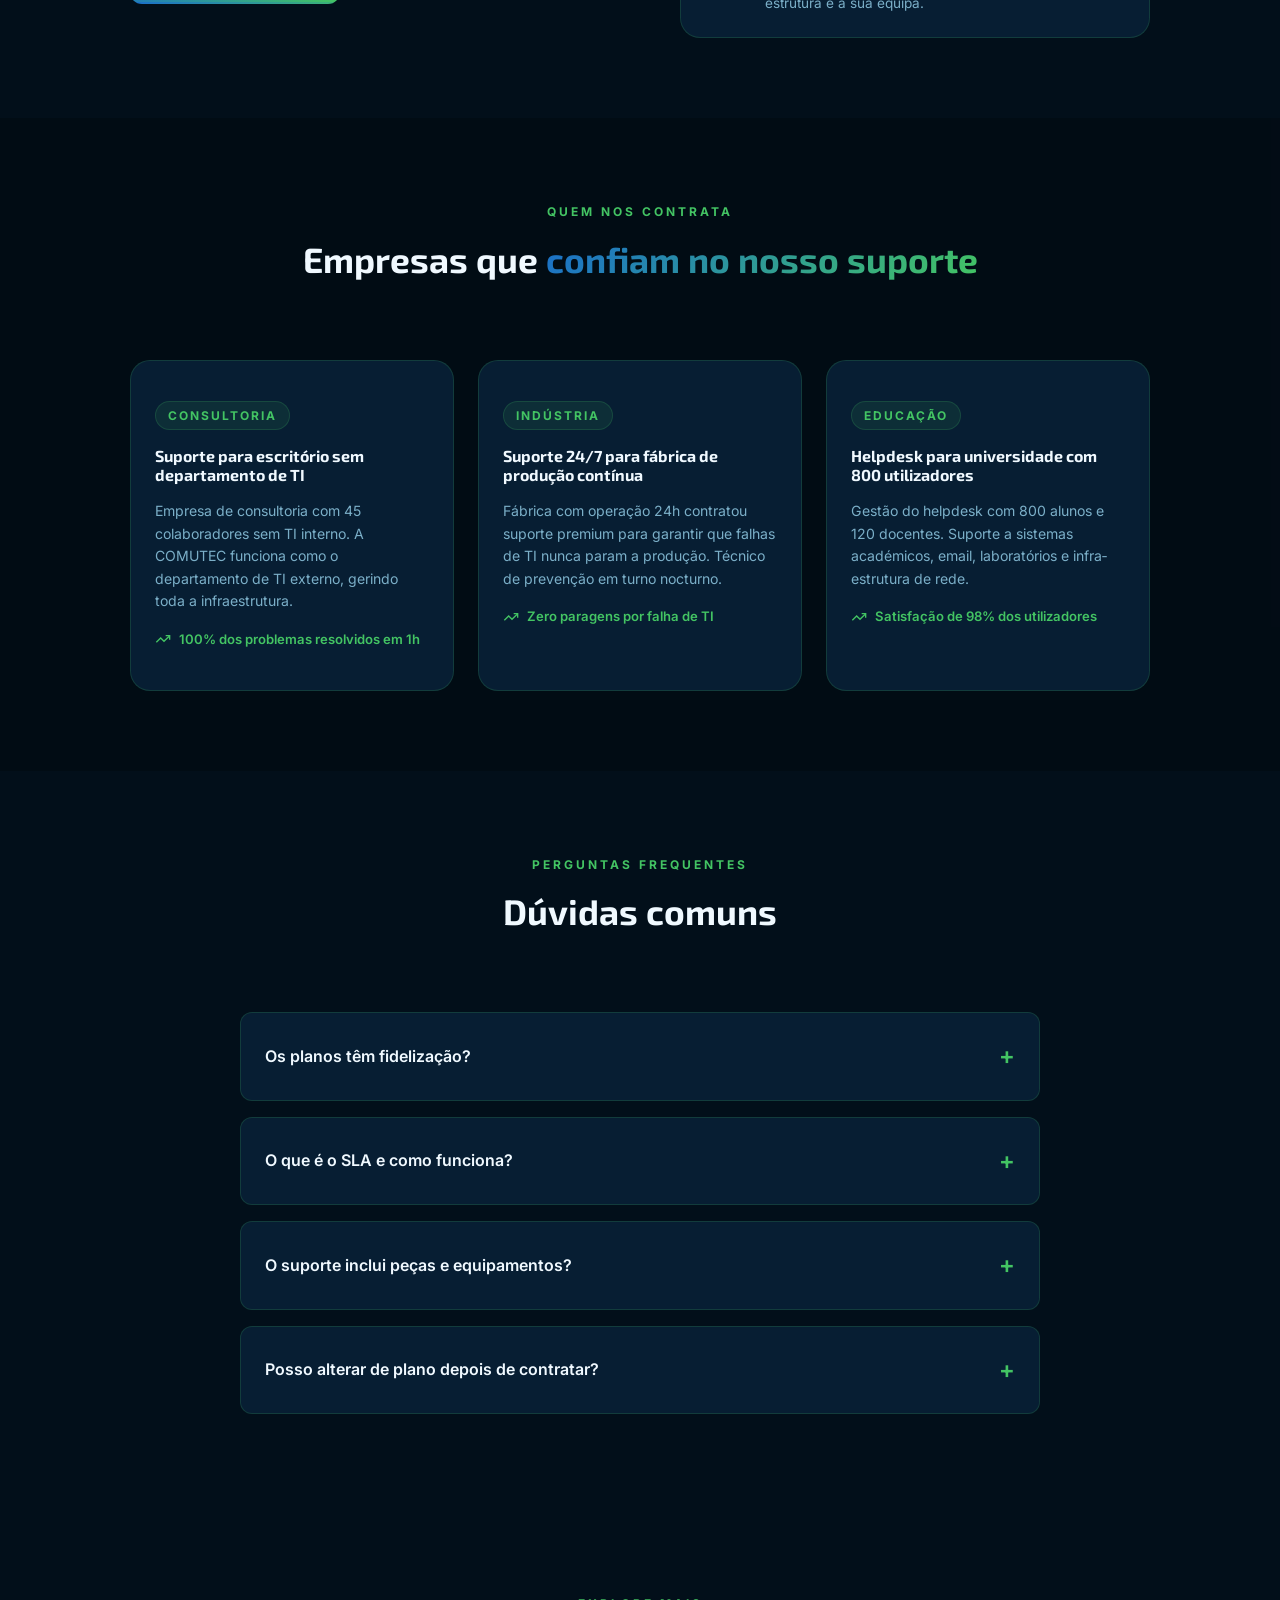
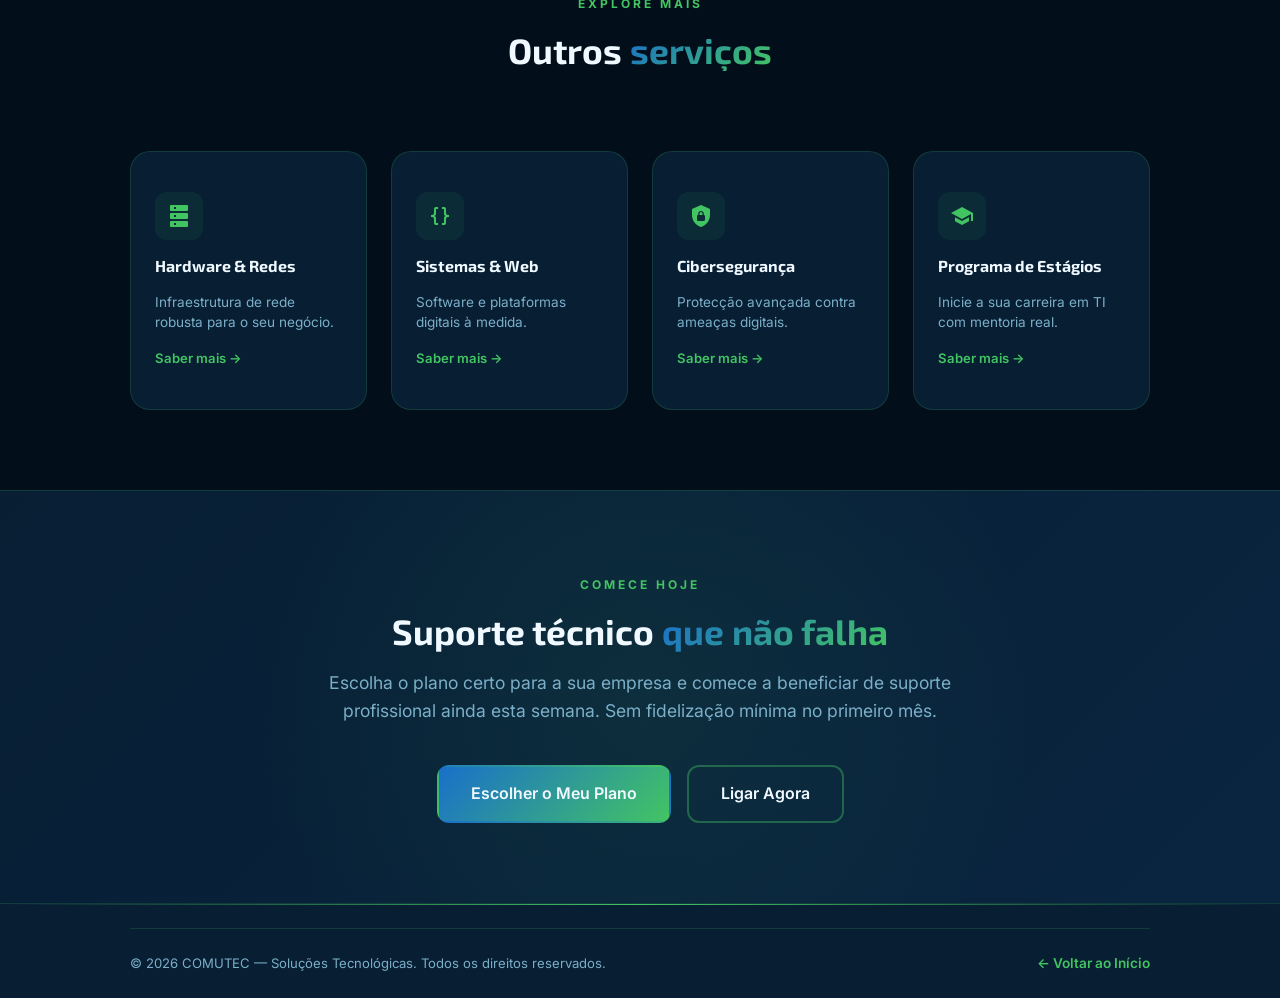
<file: html/suporte_tecnico.html>
<!DOCTYPE html>
<html lang="pt">
<head>
    <meta charset="UTF-8"/>
    <meta name="viewport" content="width=device-width, initial-scale=1.0"/>
    <title>Suporte Técnico — COMUTEC</title>
    <meta name="description" content="Helpdesk dedicado, suporte remoto e presencial para empresas. Resolução rápida de problemas técnicos com SLA garantido."/>
    <link rel="preconnect" href="https://fonts.googleapis.com"/>
    <link rel="preconnect" href="https://fonts.gstatic.com" crossorigin/>
    <link href="https://fonts.googleapis.com/css2?family=Exo+2:wght@400;600;700;800&family=Inter:wght@400;500;600&display=swap" rel="stylesheet"/>
    <link rel="stylesheet" href="../css/servico-detalhe.css"/>
</head>
<body>

<div class="fundo-decorativo" aria-hidden="true">
    <div class="circulo circulo--1"></div>
    <div class="circulo circulo--2"></div>
    <div class="circulo circulo--3"></div>
</div>

<!-- ── Cabeçalho ── -->
<header class="cabecalho-pagina" role="banner">
    <a href="../index.html" class="logotipo" aria-label="COMUTEC — Página inicial">
        <div class="logotipo__texto">
            <span class="logotipo__nome"><span class="nome-comu">COMU</span><span class="nome-tec">TEC</span></span>
            <span class="logotipo__slogan">Soluções Tecnológicas</span>
        </div>
    </a>
    <nav class="navegacao" aria-label="Navegação principal">
        <a href="../index.html" class="navegacao__link">Início</a>
        <a href="../index.html#servicos" class="navegacao__link activo">Serviços</a>
        <a href="sobre.html" class="navegacao__link">Sobre</a>
        <a href="contacto.html" class="navegacao__link">Contacto</a>
    </nav>
    <a href="contacto.html" class="botao botao--primario">
        <svg viewBox="0 0 24 24" fill="none" stroke="currentColor" stroke-width="2"><path d="M21 15a2 2 0 0 1-2 2H7l-4 4V5a2 2 0 0 1 2-2h14a2 2 0 0 1 2 2z"/></svg>
        Pedir Suporte
    </a>
</header>

<!-- ── Herói ── -->
<section class="heroi-servico">
    <div class="heroi-servico__fundo"></div>
    <div class="heroi-servico__conteudo">
        <div class="trilho">
            <a href="../index.html">Início</a>
            <span class="trilho__separador">❯</span>
            <a href="../index.html#servicos">Serviços</a>
            <span class="trilho__separador">❯</span>
            <span class="trilho__actual">Suporte Técnico</span>
        </div>
        <span class="heroi-servico__etiqueta">
            <svg viewBox="0 0 24 24" fill="none" stroke="currentColor" stroke-width="2"><circle cx="12" cy="12" r="10"/><path d="M12 8v4l3 3"/></svg>
            Atendimento Contínuo
        </span>
        <div class="heroi-servico__icone-grande">
                <div class="cartao-outro__icone"><svg viewBox="0 0 24 24" fill="currentColor"><path d="M20 2H4c-1.1 0-2 .9-2 2v18l4-4h14c1.1 0 2-.9 2-2V4c0-1.1-.9-2-2-2z"/></svg></div>
        </div>
        <h1 class="heroi-servico__titulo">
            Suporte Técnico <span class="texto-gradiente">24/7 sempre ao seu lado</span>
        </h1>
        <p class="heroi-servico__subtitulo">
            Uma equipa técnica dedicada, disponível presencial e remotamente, para manter a sua operação a funcionar sem interrupções — com SLAs claros e resposta garantida.
        </p>
        <div class="heroi-servico__acoes">
            <a href="#incluido" class="botao botao--primario botao--grande">
                Ver Planos
                <svg viewBox="0 0 24 24" fill="none" stroke="currentColor" stroke-width="2"><path d="M5 12h14M12 5l7 7-7 7"/></svg>
            </a>
            <a href="contacto.html" class="botao botao--contorno botao--grande">Falar connosco</a>
        </div>
    </div>
</section>

<!-- ── Planos ── -->
<section class="incluido" id="incluido">
    <div class="contentor">
        <div class="cabecalho-seccao">
            <span class="etiqueta-seccao">Planos de Suporte</span>
            <h2>Suporte à medida <span class="texto-gradiente">da sua empresa</span></h2>
            <p>Escolha o plano que mais se adapta à sua equipa. Todos incluem técnicos certificados e SLA definido.</p>
        </div>
        <div class="grelha-incluido">
            <article class="cartao-incluido">
                <div class="cartao-incluido__num">01</div>
                <h3>Plano Básico</h3>
                <p>Suporte remoto por telefone e email, horário laboral (8h-18h), tempo de resposta de 2 horas, até 10 horas de suporte incluídas por mês.</p>
                <div class="cartao-incluido__tags"><span class="cartao-incluido__tag">Remoto</span><span class="cartao-incluido__tag">8h–18h</span><span class="cartao-incluido__tag">2h SLA</span></div>
            </article>
            <article class="cartao-incluido">
                <div class="cartao-incluido__num">02</div>
                <h3>Plano Empresarial</h3>
                <p>Suporte remoto e presencial, horário alargado (7h-22h), resposta em 1 hora, visitas mensais preventivas e relatório mensal incluídos.</p>
                <div class="cartao-incluido__tags"><span class="cartao-incluido__tag">Presencial</span><span class="cartao-incluido__tag">7h–22h</span><span class="cartao-incluido__tag">1h SLA</span></div>
            </article>
            <article class="cartao-incluido">
                <div class="cartao-incluido__num">03</div>
                <h3>Plano Premium 24/7</h3>
                <p>Suporte ininterrupto 24 horas, 7 dias por semana, resposta em 15 minutos, técnico dedicado e dashboard de monitorização em tempo real.</p>
                <div class="cartao-incluido__tags"><span class="cartao-incluido__tag">24/7</span><span class="cartao-incluido__tag">15min SLA</span><span class="cartao-incluido__tag">Dedicado</span></div>
            </article>
            <article class="cartao-incluido">
                <div class="cartao-incluido__num">04</div>
                <h3>Helpdesk &amp; Tickets</h3>
                <p>Sistema de tickets com rastreio completo, histórico de todas as intervenções, relatórios de KPIs e portal self-service para os colaboradores.</p>
                <div class="cartao-incluido__tags"><span class="cartao-incluido__tag">Portal Web</span><span class="cartao-incluido__tag">App Móvel</span><span class="cartao-incluido__tag">Email</span></div>
            </article>
            <article class="cartao-incluido">
                <div class="cartao-incluido__num">05</div>
                <h3>Suporte de Campo</h3>
                <p>Intervenção presencial para hardware, cablagem, substituição de equipamentos e problemas que não se resolvem remotamente. Equipa em Luanda disponível.</p>
                <div class="cartao-incluido__tags"><span class="cartao-incluido__tag">Luanda</span><span class="cartao-incluido__tag">Hardware</span><span class="cartao-incluido__tag">On-site</span></div>
            </article>
            <article class="cartao-incluido">
                <div class="cartao-incluido__num">06</div>
                <h3>Suporte a Utilizadores</h3>
                <p>Ajuda directa aos colaboradores com Office, email, impressoras, passwords e instalação de software. Reduz o volume de chamadas internas ao departamento de TI.</p>
                <div class="cartao-incluido__tags"><span class="cartao-incluido__tag">Office 365</span><span class="cartao-incluido__tag">Impressoras</span><span class="cartao-incluido__tag">Email</span></div>
            </article>
        </div>
    </div>
</section>

<!-- ── Processo ── -->
<section class="processo">
    <div class="contentor">
        <div class="cabecalho-seccao">
            <span class="etiqueta-seccao">Como funciona</span>
            <h2>Do pedido à <span class="texto-gradiente">resolução</span></h2>
        </div>
        <div class="passos">
            <div class="passo"><div class="passo__numero">1</div><h4>Pedido</h4><p>O colaborador abre ticket pelo portal, email, telefone ou app móvel.</p></div>
            <div class="passo"><div class="passo__numero">2</div><h4>Triagem</h4><p>O ticket é classificado por prioridade e atribuído ao técnico mais adequado.</p></div>
            <div class="passo"><div class="passo__numero">3</div><h4>Diagnóstico</h4><p>O técnico avalia o problema remotamente ou com visita presencial.</p></div>
            <div class="passo"><div class="passo__numero">4</div><h4>Resolução</h4><p>Problema resolvido e confirmado com o utilizador antes de fechar o ticket.</p></div>
            <div class="passo"><div class="passo__numero">5</div><h4>Registo</h4><p>Intervenção documentada com causa, solução e tempo gasto no histórico.</p></div>
        </div>
    </div>
</section>

<!-- ── Vantagens ── -->
<section class="vantagens">
    <div class="contentor">
        <div class="vantagens__layout">
            <div class="vantagens__texto">
                <span class="etiqueta-seccao">O nosso diferencial</span>
                <h2>Suporte que <span class="texto-gradiente">realmente resolve</span></h2>
                <p>Cansar os utilizadores com respostas automáticas e tempos de espera intermináveis não é suporte — é frustração. A COMUTEC faz o oposto: técnicos reais, respostas rápidas e resolução efectiva.</p>
                <p>Cada chamado é tratado como urgente porque sabemos que para si é. 97% dos nossos tickets são resolvidos no primeiro contacto.</p>
                <a href="contacto.html" class="botao botao--primario" style="margin-top:16px">Ver planos de suporte</a>
            </div>
            <div class="lista-vantagens">
                <div class="vantagem">
                    <div class="vantagem__icone"><svg viewBox="0 0 24 24" fill="none" stroke="currentColor" stroke-width="2"><path d="M22 16.92v3a2 2 0 0 1-2.18 2 19.79 19.79 0 0 1-8.63-3.07A19.5 19.5 0 0 1 4.69 12 19.79 19.79 0 0 1 1.61 3.41 2 2 0 0 1 3.6 1.22h3a2 2 0 0 1 2 1.72"/></svg></div>
                    <div class="vantagem__conteudo"><h4>Técnicos com Voz</h4><p>Suporte por telefone com técnico real. Sem menus intermináveis, sem bots.</p></div>
                </div>
                <div class="vantagem">
                    <div class="vantagem__icone"><svg viewBox="0 0 24 24" fill="none" stroke="currentColor" stroke-width="2"><rect x="2" y="3" width="20" height="14" rx="2"/><line x1="8" y1="21" x2="16" y2="21"/><line x1="12" y1="17" x2="12" y2="21"/></svg></div>
                    <div class="vantagem__conteudo"><h4>Acesso Remoto Seguro</h4><p>Resolução remota com ferramentas encriptadas. Vê tudo o que fazemos.</p></div>
                </div>
                <div class="vantagem">
                    <div class="vantagem__icone"><svg viewBox="0 0 24 24" fill="none" stroke="currentColor" stroke-width="2"><path d="M14 2H6a2 2 0 0 0-2 2v16a2 2 0 0 0 2 2h12a2 2 0 0 0 2-2V8z"/><polyline points="14 2 14 8 20 8"/></svg></div>
                    <div class="vantagem__conteudo"><h4>Relatórios Detalhados</h4><p>Relatório mensal com todas as intervenções, tempos e tendências.</p></div>
                </div>
                <div class="vantagem">
                    <div class="vantagem__icone"><svg viewBox="0 0 24 24" fill="none" stroke="currentColor" stroke-width="2"><path d="M17 21v-2a4 4 0 0 0-4-4H5a4 4 0 0 0-4 4v2"/><circle cx="9" cy="7" r="4"/><path d="M23 21v-2a4 4 0 0 0-3-3.87"/><path d="M16 3.13a4 4 0 0 1 0 7.75"/></svg></div>
                    <div class="vantagem__conteudo"><h4>Equipa Dedicada</h4><p>Os mesmos técnicos que conhecem a sua infra­estrutura e a sua equipa.</p></div>
                </div>
            </div>
        </div>
    </div>
</section>

<!-- ── Casos ── -->
<section class="casos-uso">
    <div class="contentor">
        <div class="cabecalho-seccao">
            <span class="etiqueta-seccao">Quem nos contrata</span>
            <h2>Empresas que <span class="texto-gradiente">confiam no nosso suporte</span></h2>
        </div>
        <div class="grelha-casos">
            <article class="cartao-caso">
                <span class="cartao-caso__sector">Consultoria</span>
                <h3>Suporte para escritório sem departamento de TI</h3>
                <p>Empresa de consultoria com 45 colaboradores sem TI interno. A COMUTEC funciona como o departamento de TI externo, gerindo toda a infra­estrutura.</p>
                <div class="cartao-caso__resultado"><svg viewBox="0 0 24 24" fill="none" stroke="currentColor" stroke-width="2"><polyline points="22 7 13.5 15.5 8.5 10.5 2 17"/><polyline points="16 7 22 7 22 13"/></svg>100% dos problemas resolvidos em 1h</div>
            </article>
            <article class="cartao-caso">
                <span class="cartao-caso__sector">Indústria</span>
                <h3>Suporte 24/7 para fábrica de produção contínua</h3>
                <p>Fábrica com operação 24h contratou suporte premium para garantir que falhas de TI nunca param a produção. Técnico de prevenção em turno nocturno.</p>
                <div class="cartao-caso__resultado"><svg viewBox="0 0 24 24" fill="none" stroke="currentColor" stroke-width="2"><polyline points="22 7 13.5 15.5 8.5 10.5 2 17"/><polyline points="16 7 22 7 22 13"/></svg>Zero paragens por falha de TI</div>
            </article>
            <article class="cartao-caso">
                <span class="cartao-caso__sector">Educação</span>
                <h3>Helpdesk para universidade com 800 utilizadores</h3>
                <p>Gestão do helpdesk com 800 alunos e 120 docentes. Suporte a sistemas académicos, email, laboratórios e infra­estrutura de rede.</p>
                <div class="cartao-caso__resultado"><svg viewBox="0 0 24 24" fill="none" stroke="currentColor" stroke-width="2"><polyline points="22 7 13.5 15.5 8.5 10.5 2 17"/><polyline points="16 7 22 7 22 13"/></svg>Satisfação de 98% dos utilizadores</div>
            </article>
        </div>
    </div>
</section>

    <!-- ========== FAQ ========== -->
    <section class="seccao-servico">
        <div class="contentor">
            <div class="cabecalho-seccao animar" data-animacao="entrar-cima">
                <span class="etiqueta-seccao">PERGUNTAS FREQUENTES</span>
                <h2>Dúvidas comuns</h2>
            </div>

            <div class="faq">
                <details class="faq-item">
                    <summary>Os planos têm fidelização?</summary>
                    <div class="faq-item__conteudo">
                        Oferecemos contratos mensais sem fidelização e contratos anuais com desconto. Pode começar mensal para testar e migrar para anual quando sentir confiança.
                    </div>
                </details>
                <details class="faq-item">
                    <summary>O que é o SLA e como funciona?</summary>
                    <div class="faq-item__conteudo">
                        SLA (Service Level Agreement) é o acordo de nível de serviço que define tempos máximos de resposta e resolução. Se abrir um chamado, sabemos exactamente quando temos de começar a tratar dele e quando precisa de estar resolvido. Se não cumprirmos, há créditos de serviço.
                    </div>
                </details>
                <details class="faq-item">
                    <summary>O suporte inclui peças e equipamentos?</summary>
                    <div class="faq-item__conteudo">
                        O plano cobre mão-de-obra e configuração. Peças e equipamentos novos são cobrados à parte, mas com preços preferenciais por ser cliente Comutec. No plano Premium há uma quota mensal de substituições incluída.
                    </div>
                </details>
                <details class="faq-item">
                    <summary>Posso alterar de plano depois de contratar?</summary>
                    <div class="faq-item__conteudo">
                        Sim, com total flexibilidade. Pode subir ou descer de plano a qualquer momento mediante aviso prévio de 15 dias. Vamos ajustando conforme a sua empresa cresce e as necessidades mudam.
                    </div>
                </details>
            </div>
        </div>
    </section>

<!-- ── Outros Serviços ── -->
<section class="outros-servicos">
    <div class="contentor">
        <div class="cabecalho-seccao">
            <span class="etiqueta-seccao">Explore mais</span>
            <h2>Outros <span class="texto-gradiente">serviços</span></h2>
        </div>
        <div class="grelha-outros">
            <a href="hardware_redes.html" class="cartao-outro">
                <div class="cartao-outro__icone"><svg viewBox="0 0 24 24" fill="currentColor"><path d="M4,1H20A1,1 0 0,1 21,2V6A1,1 0 0,1 20,7H4A1,1 0 0,1 3,6V2A1,1 0 0,1 4,1M4,9H20A1,1 0 0,1 21,10V14A1,1 0 0,1 20,15H4A1,1 0 0,1 3,14V10A1,1 0 0,1 4,9M4,17H20A1,1 0 0,1 21,18V22A1,1 0 0,1 20,23H4A1,1 0 0,1 3,22V18A1,1 0 0,1 4,17M9,5V3H7V5H9M9,13V11H7V13H9M9,21V19H7V21H9Z"/></svg></div>
                <h4>Hardware &amp; Redes</h4>
                <p>Infra­estrutura de rede robusta para o seu negócio.</p>
                <span class="cartao-outro__link">Saber mais →</span>
            </a>
            <a href="sistemas_web.html" class="cartao-outro">
                <div class="cartao-outro__icone"><svg viewBox="0 0 24 24" fill="currentColor"><path d="M8,3A2,2 0 0,0 6,5V9A2,2 0 0,1 4,11H3V13H4A2,2 0 0,1 6,15V19A2,2 0 0,0 8,21H10V19H8V14A2,2 0 0,0 6,12A2,2 0 0,0 8,10V5H10V3M16,3A2,2 0 0,1 18,5V9A2,2 0 0,0 20,11H21V13H20A2,2 0 0,0 18,15V19A2,2 0 0,1 16,21H14V19H16V14A2,2 0 0,1 18,12A2,2 0 0,1 16,10V5H14V3H16Z"/></svg></div>
                <h4>Sistemas &amp; Web</h4>
                <p>Software e plataformas digitais à medida.</p>
                <span class="cartao-outro__link">Saber mais →</span>
            </a>
            <a href="ciberseguranca.html" class="cartao-outro">
                <div class="cartao-outro__icone"><svg viewBox="0 0 24 24" fill="currentColor"><path d="M12,1L3,5V11C3,16.55 6.84,21.74 12,23C17.16,21.74 21,16.55 21,11V5L12,1M12,7C13.4,7 14.8,8.1 14.8,9.5V11C15.4,11 16,11.6 16,12.3V15.8C16,16.4 15.4,17 14.7,17H9.2C8.6,17 8,16.4 8,15.7V12.2C8,11.6 8.6,11 9.2,11V9.5C9.2,8.1 10.6,7 12,7M12,8.2C11.2,8.2 10.5,8.7 10.5,9.5V11H13.5V9.5C13.5,8.7 12.8,8.2 12,8.2Z"/></svg></div>
                <h4>Cibersegurança</h4>
                <p>Protecção avançada contra ameaças digitais.</p>
                <span class="cartao-outro__link">Saber mais →</span>
            </a>
            <a href="estagios.html" class="cartao-outro">
                <div class="cartao-outro__icone"><svg viewBox="0 0 24 24" fill="currentColor"><path d="M12,3L1,9L12,15L21,10.09V17H23V9M5,13.18V17.18L12,21L19,17.18V13.18L12,17L5,13.18Z"/></svg></div>
                <h4>Programa de Estágios</h4>
                <p>Inicie a sua carreira em TI com mentoria real.</p>
                <span class="cartao-outro__link">Saber mais →</span>
            </a>
        </div>
    </div>
</section>

<!-- ── CTA ── -->
<section class="cta-servico">
    <div class="contentor">
        <div class="cta-servico__conteudo">
            <span class="etiqueta-seccao">Comece hoje</span>
            <h2>Suporte técnico <span class="texto-gradiente">que não falha</span></h2>
            <p>Escolha o plano certo para a sua empresa e comece a beneficiar de suporte profissional ainda esta semana. Sem fidelização mínima no primeiro mês.</p>
            <div class="cta-servico__acoes">
                <a href="contacto.html" class="botao botao--primario botao--grande">Escolher o Meu Plano</a>
                <a href="tel:+244933733931" class="botao botao--contorno botao--grande">Ligar Agora</a>
            </div>
        </div>
    </div>
</section>

<!-- ── Rodapé ── -->
<footer class="rodape" role="contentinfo">
    <div class="contentor">
        <div class="rodape__base">
            <p>© 2026 COMUTEC — Soluções Tecnológicas. Todos os direitos reservados.</p>
            <a href="../index.html" class="link-voltar-inicio">← Voltar ao Início</a>
        </div>
    </div>
</footer>
  <!-- Botão voltar ao topo -->
    <button class="btn-topo" id="btn-topo" aria-label="Voltar ao topo">
        <svg viewBox="0 0 24 24" fill="none" stroke="currentColor" stroke-width="2.5">
            <path d="M12 19V5M5 12l7-7 7 7"/>
        </svg>
    </button>
<script src="pagina_servico.js"></script>
</body>
</html>
</file>
<file: css/servico-detalhe.css>
/* =====================================================
   COMUTEC — Folha de Estilos das Páginas de Serviços
   Ficheiro: css/pagina_servico.css
   Versão: 1.0
===================================================== */

/* Importa todas as variáveis e base da folha principal */
@import url('pagina_inicial.css');

:root {
    --cor-fundo:            #020f1a;
    --cor-fundo-cartao:     #071e33;
    --cor-fundo-cartao-2:   #0a2540;
    --cor-primaria:         #43c463;
    --cor-secundaria:       #1a6fca;
    --cor-secundaria-clara: #3a9aff;
    --gradiente-principal:  linear-gradient(135deg, var(--cor-secundaria), var(--cor-primaria));
    --cor-texto:            #f0f9ff;
    --cor-texto-suave:      #7bafc8;
    --cor-borda:            rgba(67,196,99,0.18);
    --cor-borda-hover:      rgba(67,196,99,0.55);
    --sombra-brilho:        0 0 30px rgba(67,196,99,0.12);
    --fonte-titulo:  'Exo 2', sans-serif;
    --fonte-corpo:   'Inter', sans-serif;
    --espaco-xs:  4px;
    --espaco-sm:  8px;
    --espaco-md:  16px;
    --espaco-lg:  24px;
    --espaco-xl:  40px;
    --espaco-2xl: 80px;
    --raio-sm:  6px;
    --raio-md:  12px;
    --raio-lg:  20px;
    --raio-full: 9999px;
    --trans-rapida: 0.2s ease;
    --trans-normal: 0.35s ease;
}


/* ── Herói da Página de Serviço ── */
.heroi-servico {
    min-height: 70vh;
    display: flex;
    align-items: center;
    padding: 140px 5% 80px;
    position: relative;
    overflow: hidden;
    background: var(--gradiente-fundo);
}

.heroi-servico__fundo {
    position: absolute;
    inset: 0;
    pointer-events: none;
    overflow: hidden;
    z-index: 0;
}

.heroi-servico__fundo::before {
    content: '';
    position: absolute;
    top: -50%; right: -20%;
    width: 900px; height: 900px;
    background: radial-gradient(circle, var(--cor-tema, rgba(67,196,99,0.12)) 0%, transparent 65%);
    animation: pulsar 8s ease-in-out infinite;
}

.heroi-servico__fundo::after {
    content: '';
    position: absolute;
    bottom: -30%; left: -15%;
    width: 600px; height: 600px;
    background: radial-gradient(circle, rgba(26,111,202,0.1) 0%, transparent 65%);
    animation: pulsar 8s ease-in-out infinite 2s;
}

.heroi-servico__conteudo {
    position: relative;
    z-index: 2;
    max-width: 800px;
    margin: 0 auto;
    text-align: center;
}

.heroi-servico__etiqueta {
    display: inline-flex;
    align-items: center;
    gap: 8px;
    background: rgba(67,196,99,0.1);
    border: 1px solid var(--cor-borda);
    color: var(--cor-primaria);
    font-size: 0.85rem;
    font-weight: 600;
    padding: 8px 18px;
    border-radius: var(--raio-full);
    margin-bottom: var(--espaco-lg);
}

.heroi-servico__etiqueta svg {
    width: 16px; height: 16px;
}

.heroi-servico__icone-grande {
    width: 90px; height: 90px;
    background: var(--gradiente-principal);
    border-radius: var(--raio-lg);
    display: flex;
    align-items: center;
    justify-content: center;
    margin: 0 auto var(--espaco-lg);
    box-shadow: 0 12px 40px rgba(67,196,99,0.3);
    animation: flutuar-icone 4s ease-in-out infinite;
}

.heroi-servico__icone-grande svg {
    width: 48px; height: 48px;
    fill: white;
}

.heroi-servico__titulo {
    font-size: clamp(2rem, 4vw, 3rem);
    margin-bottom: var(--espaco-lg);
    letter-spacing: -1px;
}

.heroi-servico__subtitulo {
    color: var(--cor-texto-suave);
    font-size: 1.15rem;
    max-width: 650px;
    margin: 0 auto var(--espaco-xl);
    line-height: 1.7;
}

.heroi-servico__acoes {
    display: flex;
    gap: var(--espaco-md);
    justify-content: center;
    flex-wrap: wrap;
}

/* ── Trilho de navegação (breadcrumb) ── */
.trilho {
    display: flex;
    align-items: center;
    gap: 8px;
    font-size: 0.85rem;
    color: var(--cor-texto-suave);
    margin-bottom: var(--espaco-lg);
    justify-content: center;
    flex-wrap: wrap;
}

.trilho a {
    color: var(--cor-texto-suave);
    transition: color var(--trans-rapida);
}

.trilho a:hover { color: var(--cor-primaria); }

.trilho__separador {
    color: var(--cor-borda-hover);
    font-size: 0.7rem;
}

.trilho__actual { color: var(--cor-primaria); font-weight: 600; }

/* ── Secção Genérica ── */
.seccao-servico {
    padding: var(--espaco-2xl) 0;
    position: relative;
}

.seccao-servico--alterna {
    background: rgba(67,196,99,0.03);
    border-top: 1px solid var(--cor-borda);
    border-bottom: 1px solid var(--cor-borda);
}


*, *::before, *::after { margin:0; padding:0; box-sizing:border-box; }
html { scroll-behavior:smooth; }
body { background:var(--cor-fundo); color:var(--cor-texto); font-family:var(--fonte-corpo); line-height:1.6; overflow-x:hidden; }
a   { text-decoration:none; color:inherit; }
ul  { list-style:none; }
img { max-width:100%; display:block; }

h1,h2,h3,h4 { font-family:var(--fonte-titulo); font-weight:700; line-height:1.2; }
h1 { font-size:clamp(2rem,5vw,3.2rem); }
h2 { font-size:clamp(1.5rem,3vw,2.2rem); }
h3 { font-size:1.2rem; }

.texto-gradiente {
    background:var(--gradiente-principal);
    -webkit-background-clip:text; -webkit-text-fill-color:transparent; background-clip:text;
}

/* ── Utilitários ── */
.contentor { width:100%; max-width:1100px; margin:0 auto; padding:0 var(--espaco-xl); }
.etiqueta-seccao { display:inline-block; font-size:0.75rem; font-weight:700; letter-spacing:3px; text-transform:uppercase; color:var(--cor-primaria); margin-bottom:var(--espaco-md); }
.cabecalho-seccao { text-align:center; margin-bottom:var(--espaco-2xl); }
.cabecalho-seccao h2 { margin-bottom:var(--espaco-md); }
.cabecalho-seccao p  { color:var(--cor-texto-suave); max-width:600px; margin:0 auto; font-size:1.05rem; }

/* ── Fundo decorativo ── */
.fundo-decorativo { position:fixed; inset:0; pointer-events:none; z-index:0; }
.circulo { position:absolute; border-radius:50%; filter:blur(80px); opacity:0.07; }
.circulo--1 { width:500px; height:500px; background:var(--cor-primaria); top:-100px; right:-100px; }
.circulo--2 { width:400px; height:400px; background:var(--cor-secundaria); bottom:-100px; left:-100px; }
.circulo--3 { width:300px; height:300px; background:var(--cor-primaria); top:40%; left:30%; opacity:0.04; }

/* ── Logótipo ── */
.logotipo { display:flex; align-items:center; gap:10px; text-decoration:none; color:var(--cor-texto); }
.logotipo__texto { display:flex; flex-direction:column; line-height:1.1; }
.logotipo__nome { font-family:var(--fonte-titulo); font-size:1.3rem; font-weight:800; letter-spacing:-0.5px; }
.nome-comu { color:var(--cor-secundaria-clara); }
.nome-tec  { color:var(--cor-primaria); }
.logotipo__slogan { font-size:0.57rem; color:var(--cor-texto-suave); letter-spacing:0.8px; text-transform:uppercase; }

/* ── Botões ── */
.botao { display:inline-flex; align-items:center; gap:8px; padding:12px 24px; border-radius:var(--raio-md); font-size:0.95rem; font-weight:600; border:2px solid transparent; transition:all var(--trans-normal); white-space:nowrap; cursor:pointer; font-family:var(--fonte-corpo); }
.botao--primario { background:var(--gradiente-principal); color:var(--cor-texto); }
.botao--primario:hover { transform:translateY(-2px); box-shadow:0 8px 25px rgba(67,196,99,0.35); filter:brightness(1.1); }
.botao--contorno { background:transparent; color:var(--cor-texto); border-color:rgba(67,196,99,0.4); }
.botao--contorno:hover { background:rgba(67,196,99,0.08); border-color:var(--cor-primaria); color:var(--cor-primaria); }
.botao--grande { padding:14px 32px; font-size:1rem; }
.botao svg { width:18px; height:18px; }

/* ── Cabeçalho ── */
.cabecalho-pagina {
    position:sticky; top:0; z-index:100;
    display:flex; align-items:center; justify-content:space-between;
    padding:14px var(--espaco-xl);
    background:rgba(2,15,26,0.95); backdrop-filter:blur(14px);
    border-bottom:1px solid var(--cor-borda);
}
.navegacao { display:flex; gap:var(--espaco-xl); }
.navegacao__link { color:var(--cor-texto-suave); font-size:0.9rem; font-weight:500; transition:color var(--trans-rapida); }
.navegacao__link:hover, .navegacao__link.activo { color:var(--cor-primaria); }

/* ── Herói do serviço ── */
.servico-heroi {
    position:relative; z-index:1;
    padding:var(--espaco-2xl) 0;
    border-bottom:1px solid var(--cor-borda);
    overflow:hidden;
}
.servico-heroi__fundo {
    position:absolute; inset:0;
    background:radial-gradient(ellipse at top left, #071e33 0%, #020f1a 70%);
    z-index:0;
}
/* Linha de gradiente colorida no topo do herói — cor definida por cada página */
.servico-heroi::after {
    content:'';
    position:absolute;
    top:0; left:0; right:0;
    height:3px;
    background:var(--gradiente-servico, var(--gradiente-principal));
    z-index:2;
}
.servico-heroi .contentor { position:relative; z-index:1; }
.servico-heroi__layout { display:grid; grid-template-columns:1fr auto; gap:var(--espaco-2xl); align-items:center; }

.servico-heroi__icone-grande {
    width:80px; height:80px;
    background:var(--cor-icone, rgba(67,196,99,0.1));
    border:1px solid var(--cor-borda);
    border-radius:var(--raio-lg);
    display:flex; align-items:center; justify-content:center;
    margin-bottom:var(--espaco-lg);
}
.servico-heroi__icone-grande svg { width:40px; height:40px; }

.servico-heroi h1 { margin-bottom:var(--espaco-md); }
.servico-heroi p  { color:var(--cor-texto-suave); font-size:1.1rem; max-width:580px; margin-bottom:var(--espaco-xl); }
.servico-heroi__acoes { display:flex; gap:var(--espaco-md); flex-wrap:wrap; }

/* Painel de estatísticas do serviço */
.servico-heroi__painel {
    background:var(--cor-fundo-cartao);
    border:1px solid var(--cor-borda);
    border-radius:var(--raio-lg);
    padding:var(--espaco-xl);
    width:300px;
    flex-shrink:0;
}
.painel-stat { display:flex; flex-direction:column; gap:var(--espaco-md); }
.painel-stat__item { display:flex; align-items:center; gap:var(--espaco-md); padding:var(--espaco-md); background:rgba(0,0,0,0.2); border-radius:var(--raio-md); border:1px solid var(--cor-borda); }
.painel-stat__item svg { width:20px; height:20px; stroke:var(--cor-primaria); flex-shrink:0; }
.painel-stat__info { display:flex; flex-direction:column; }
.painel-stat__valor { font-family:var(--fonte-titulo); font-size:1.1rem; font-weight:700; color:var(--cor-texto); }
.painel-stat__label { font-size:0.75rem; color:var(--cor-texto-suave); }

/* ── Migalha de pão ── */
.migalha { display:flex; align-items:center; gap:8px; margin-bottom:var(--espaco-lg); flex-wrap:wrap; }
.migalha a, .migalha span { font-size:0.82rem; color:var(--cor-texto-suave); }
.migalha a:hover { color:var(--cor-primaria); }
.migalha__sep { color:rgba(123,175,200,0.4); }
.migalha span:last-child { color:var(--cor-primaria); font-weight:600; }

/* ── O que está incluído ── */
.incluido { padding:var(--espaco-2xl) 0; position:relative; z-index:1; }
.grelha-incluido { display:grid; grid-template-columns:repeat(auto-fit,minmax(240px,1fr)); gap:var(--espaco-lg); }

.cartao-incluido {
    background:var(--cor-fundo-cartao);
    border:1px solid var(--cor-borda);
    border-radius:var(--raio-lg);
    padding:var(--espaco-xl) var(--espaco-lg);
    transition:all var(--trans-normal);
    position:relative;
    overflow:hidden;
}
.cartao-incluido::before {
    content:'';
    position:absolute; top:0; left:0; right:0; height:2px;
    background:var(--gradiente-principal); opacity:0;
    transition:opacity var(--trans-normal);
}
.cartao-incluido:hover { border-color:var(--cor-borda-hover); transform:translateY(-4px); box-shadow:var(--sombra-brilho); }
.cartao-incluido:hover::before { opacity:1; }

.cartao-incluido__num {
    font-family:var(--fonte-titulo);
    font-size:2.5rem; font-weight:800;
    background:var(--gradiente-principal);
    -webkit-background-clip:text; -webkit-text-fill-color:transparent; background-clip:text;
    opacity:0.3; line-height:1; margin-bottom:var(--espaco-md);
}
.cartao-incluido h3 { margin-bottom:var(--espaco-md); }
.cartao-incluido p  { color:var(--cor-texto-suave); font-size:0.9rem; line-height:1.7; }
.cartao-incluido__tags { display:flex; flex-wrap:wrap; gap:6px; margin-top:var(--espaco-md); }
.cartao-incluido__tag {
    padding:3px 10px; font-size:0.75rem; font-weight:600;
    background:rgba(67,196,99,0.1); border:1px solid var(--cor-borda);
    border-radius:var(--raio-full); color:var(--cor-primaria);
}

/* ── Como funciona (processo) ── */
.processo {
    padding:var(--espaco-2xl) 0;
    background:rgba(0,0,0,0.2);
    position:relative; z-index:1;
}
.passos { display:grid; grid-template-columns:repeat(auto-fit,minmax(200px,1fr)); gap:var(--espaco-lg); position:relative; }

/* Linha de conexão entre passos */
.passos::before {
    content:'';
    position:absolute;
    top:36px; left:10%; right:10%;
    height:2px;
    background:linear-gradient(90deg, transparent, var(--cor-borda) 20%, var(--cor-borda) 80%, transparent);
    z-index:0;
}

.passo {
    display:flex; flex-direction:column; align-items:center; text-align:center;
    position:relative; z-index:1;
}
.passo__numero {
    width:72px; height:72px;
    background:var(--gradiente-principal);
    border-radius:50%;
    display:flex; align-items:center; justify-content:center;
    font-family:var(--fonte-titulo); font-size:1.4rem; font-weight:800;
    color:#020f1a;
    margin-bottom:var(--espaco-lg);
    box-shadow:0 0 20px rgba(67,196,99,0.3);
}
.passo h4 { font-size:1rem; margin-bottom:var(--espaco-sm); }
.passo p  { color:var(--cor-texto-suave); font-size:0.88rem; line-height:1.6; }

/* ── Vantagens ── */
.vantagens { padding:var(--espaco-2xl) 0; position:relative; z-index:1; }
.vantagens__layout { display:grid; grid-template-columns:1fr 1fr; gap:var(--espaco-2xl); align-items:start; }
.vantagens__texto h2 { margin:var(--espaco-md) 0 var(--espaco-lg); }
.vantagens__texto p  { color:var(--cor-texto-suave); line-height:1.8; margin-bottom:var(--espaco-md); }

.lista-vantagens { display:flex; flex-direction:column; gap:var(--espaco-md); }
.vantagem {
    display:flex; align-items:flex-start; gap:var(--espaco-md);
    padding:var(--espaco-lg);
    background:var(--cor-fundo-cartao);
    border:1px solid var(--cor-borda);
    border-radius:var(--raio-lg);
    transition:all var(--trans-normal);
}
.vantagem:hover { border-color:var(--cor-borda-hover); transform:translateX(4px); }
.vantagem__icone {
    width:44px; height:44px; flex-shrink:0;
    background:rgba(67,196,99,0.1);
    border-radius:var(--raio-md);
    display:flex; align-items:center; justify-content:center;
}
.vantagem__icone svg { width:22px; height:22px; stroke:var(--cor-primaria); fill:none; }
.vantagem__conteudo h4 { font-size:0.95rem; margin-bottom:4px; }
.vantagem__conteudo p  { color:var(--cor-texto-suave); font-size:0.85rem; line-height:1.5; }

/* ── Casos de uso / Clientes ── */
.casos-uso {
    padding:var(--espaco-2xl) 0;
    background:rgba(0,0,0,0.2);
    position:relative; z-index:1;
}
.grelha-casos { display:grid; grid-template-columns:repeat(auto-fit,minmax(280px,1fr)); gap:var(--espaco-lg); }
.cartao-caso {
    background:var(--cor-fundo-cartao);
    border:1px solid var(--cor-borda);
    border-radius:var(--raio-lg);
    padding:var(--espaco-xl) var(--espaco-lg);
    transition:all var(--trans-normal);
}
.cartao-caso:hover { border-color:var(--cor-borda-hover); transform:translateY(-4px); box-shadow:var(--sombra-brilho); }
.cartao-caso__sector {
    display:inline-block; font-size:0.75rem; font-weight:700;
    letter-spacing:2px; text-transform:uppercase;
    color:var(--cor-primaria); margin-bottom:var(--espaco-md);
    background:rgba(67,196,99,0.1);
    padding:4px 12px; border-radius:var(--raio-full);
    border:1px solid var(--cor-borda);
}
.cartao-caso h3 { font-size:1rem; margin-bottom:var(--espaco-md); }
.cartao-caso p  { color:var(--cor-texto-suave); font-size:0.88rem; line-height:1.6; margin-bottom:var(--espaco-md); }
.cartao-caso__resultado {
    display:flex; align-items:center; gap:8px;
    font-size:0.82rem; color:var(--cor-primaria); font-weight:600;
}
.cartao-caso__resultado svg { width:16px; height:16px; stroke:var(--cor-primaria); }

/* ── FAQ (Perguntas frequentes) ── */
.faq {
    max-width: 800px;
    margin: var(--espaco-xl) auto 0;
}

.faq-item {
    background: var(--cor-fundo-cartao);
    border: 1px solid var(--cor-borda);
    border-radius: var(--raio-md);
    margin-bottom: var(--espaco-md);
    overflow: hidden;
    transition: all var(--trans-normal);
}

.faq-item:hover {
    border-color: var(--cor-borda-hover);
}

.faq-item[open] {
    border-color: var(--cor-primaria);
    box-shadow: var(--sombra-brilho);
}

.faq-item summary {
    padding: var(--espaco-lg);
    cursor: pointer;
    font-weight: 600;
    font-size: 1rem;
    color: var(--cor-texto);
    list-style: none;
    display: flex;
    justify-content: space-between;
    align-items: center;
    gap: var(--espaco-md);
    transition: color var(--trans-normal);
}

.faq-item summary::-webkit-details-marker { display: none; }

.faq-item summary::after {
    content: '+';
    font-size: 1.5rem;
    color: var(--cor-primaria);
    transition: transform var(--trans-normal);
    flex-shrink: 0;
}

.faq-item[open] summary { color: var(--cor-primaria); }
.faq-item[open] summary::after { transform: rotate(45deg); }

.faq-item__conteudo {
    padding: 0 var(--espaco-lg) var(--espaco-lg);
    color: var(--cor-texto-suave);
    font-size: 0.95rem;
    line-height: 1.7;
    animation: entrar-cima 0.3s ease;
}

/* ── CTA Final da Página de Serviço ── */
.cta-servico {
    padding: var(--espaco-2xl) 0;
    background: linear-gradient(135deg, var(--cor-fundo-cartao) 0%, var(--cor-fundo-cartao-2) 100%);
    border-top: 1px solid var(--cor-borda);
    position: relative;
    overflow: hidden;
}

.cta-servico::before {
    content: '';
    position: absolute;
    width: 800px; height: 800px;
    background: radial-gradient(circle, var(--cor-tema, rgba(67,196,99,0.08)) 0%, transparent 70%);
    top: 50%; left: 50%;
    transform: translate(-50%, -50%);
    pointer-events: none;
    animation: pulsar 8s ease-in-out infinite;
}

.cta-servico__conteudo {
    text-align: center;
    max-width: 700px;
    margin: 0 auto;
    position: relative;
    z-index: 1;
}

.cta-servico__conteudo h2 {
    margin-bottom: var(--espaco-md);
}

.cta-servico__conteudo p {
    color: var(--cor-texto-suave);
    font-size: 1.1rem;
    margin-bottom: var(--espaco-xl);
}

.cta-servico__acoes {
    display: flex;
    gap: var(--espaco-md);
    justify-content: center;
    flex-wrap: wrap;
}

/* ── Cores temáticas por página ── */
.tema-hardware   { --cor-tema: rgba(26,111,202,0.18); }
.tema-web        { --cor-tema: rgba(67,196,99,0.18); }
.tema-seguranca  { --cor-tema: rgba(239,68,68,0.18); }
.tema-suporte    { --cor-tema: rgba(217,119,6,0.18); }
.tema-estagios   { --cor-tema: rgba(124,58,237,0.18); }

/* Animações específicas desta página */
@keyframes flutuar-icone {
    0%, 100% { transform: translateY(0); }
    50%      { transform: translateY(-12px); }
}

/* ── Responsividade ── */
@media (max-width: 900px) {
    .destaque-grande { grid-template-columns: 1fr; }
    .destaque-grande__visual { min-height: 250px; }
    .destaque-grande__visual svg { width: 130px; height: 130px; }
}

@media (max-width: 640px) {
    .heroi-servico { padding: 120px 5% 60px; }
    .heroi-servico__icone-grande { width: 70px; height: 70px; }
    .heroi-servico__icone-grande svg { width: 36px; height: 36px; }
    .heroi-servico__acoes { flex-direction: column; align-items: stretch; }
    .cta-servico__acoes { flex-direction: column; align-items: stretch; }
}

/* ── Botão Voltar ao Topo ── */
.btn-topo {
    position: fixed;
    bottom: 30px;
    right: 30px;
    width: 50px; height: 50px;
    background: var(--gradiente-principal);
    border: none;
    border-radius: 50%;
    color: white;
    display: flex;
    align-items: center;
    justify-content: center;
    cursor: pointer;
    opacity: 0;
    visibility: hidden;
    transform: translateY(20px);
    transition: all var(--trans-normal);
    z-index: 999;
    box-shadow: 0 8px 25px rgba(67,196,99,0.35);
}
.btn-topo.visivel { opacity: 1; visibility: visible; transform: translateY(0); }
.btn-topo:hover { transform: translateY(-4px) scale(1.1); box-shadow: 0 12px 30px rgba(67,196,99,0.5); }
.btn-topo svg { width: 22px; height: 22px; }


/* ── Rodapé ── */
.rodape { background:var(--cor-fundo-cartao); border-top:1px solid var(--cor-borda); padding:var(--espaco-lg) 0; position:relative; z-index:1; }
.rodape__base { display:flex; align-items:center; justify-content:space-between; flex-wrap:wrap; gap:var(--espaco-md); }
.rodape__base p { font-size:0.82rem; color:var(--cor-texto-suave); }
.link-voltar-inicio { font-size:0.85rem; color:var(--cor-primaria); font-weight:600; transition:opacity var(--trans-rapida); }
.link-voltar-inicio:hover { opacity:0.8; }

/* ── Outros serviços ── */
.outros-servicos { padding:var(--espaco-2xl) 0; position:relative; z-index:1; }
.grelha-outros { display:grid; grid-template-columns:repeat(auto-fit,minmax(220px,1fr)); gap:var(--espaco-lg); }
.cartao-outro {
    background:var(--cor-fundo-cartao);
    border:1px solid var(--cor-borda);
    border-radius:var(--raio-lg);
    padding:var(--espaco-xl) var(--espaco-lg);
    display:flex; flex-direction:column; gap:var(--espaco-md);
    transition:all var(--trans-normal);
    cursor:pointer;
}
.cartao-outro:hover { border-color:var(--cor-borda-hover); transform:translateY(-4px); box-shadow:var(--sombra-brilho); }
.cartao-outro__icone {
    width:48px; height:48px;
    background:rgba(67,196,99,0.08);
    border-radius:var(--raio-md);
    display:flex; align-items:center; justify-content:center;
}
.cartao-outro__icone svg { width:24px; height:24px; fill:var(--cor-primaria); }
.cartao-outro h4 { font-size:1rem; }
.cartao-outro p  { color:var(--cor-texto-suave); font-size:0.85rem; line-height:1.5; flex:1; }
.cartao-outro__link { font-size:0.82rem; color:var(--cor-primaria); font-weight:600; }

/* ── Responsividade ── */
@media (max-width: 900px) {
    .servico-heroi__layout { grid-template-columns:1fr; }
    .servico-heroi__painel { width:100%; }
    .vantagens__layout { grid-template-columns:1fr; }
    .passos::before { display:none; }
}
@media (max-width: 640px) {
    .cabecalho-pagina .navegacao, .cabecalho-pagina .botao { display:none; }
    .cabecalho-pagina { padding:12px var(--espaco-lg); }
    .contentor { padding:0 var(--espaco-lg); }
    .cta-servico__acoes { flex-direction:column; align-items:center; }
    .servico-heroi__acoes { flex-direction:column; }
    .rodape__base { flex-direction:column; text-align:center; }
}
</file>
<file: css/contacto.css>
/* =====================================================
   COMUTEC — Estilos da Página de Contacto
   Ficheiro: css/contacto.css
===================================================== */

:root {
    --cor-fundo:            #020f1a;
    --cor-fundo-cartao:     #071e33;
    --cor-fundo-cartao-2:   #0a2540;
    --cor-primaria:         #43c463;
    --cor-secundaria:       #1a6fca;
    --cor-secundaria-clara: #3a9aff;
    --gradiente-principal:  linear-gradient(135deg, var(--cor-secundaria), var(--cor-primaria));
    --cor-texto:            #f0f9ff;
    --cor-texto-suave:      #7bafc8;
    --cor-borda:            rgba(67,196,99,0.18);
    --cor-borda-hover:      rgba(67,196,99,0.55);
    --cor-erro:             #f87171;
    /* Cores oficiais das redes sociais */
    --facebook:   #1877f2;
    --instagram:  #e1306c;
    --linkedin:   #0077b5;
    --whatsapp:   #25d366;
    --fonte-titulo: 'Exo 2', sans-serif;
    --fonte-corpo:  'Inter', sans-serif;
    --espaco-sm:  8px;
    --espaco-md:  16px;
    --espaco-lg:  24px;
    --espaco-xl:  40px;
    --espaco-2xl: 80px;
    --raio-md:  12px;
    --raio-lg:  20px;
    --raio-full: 9999px;
    --trans-rapida: 0.2s ease;
    --trans-normal: 0.35s ease;
}

*, *::before, *::after { margin:0; padding:0; box-sizing:border-box; }
html { scroll-behavior:smooth; }
body { background:var(--cor-fundo); color:var(--cor-texto); font-family:var(--fonte-corpo); line-height:1.6; }
a   { text-decoration:none; color:inherit; }

h1,h2,h3,h4 { font-family:var(--fonte-titulo); font-weight:700; line-height:1.2; color:var(--cor-texto); }
h1 { font-size:clamp(2rem,5vw,3.2rem); }
h2 { font-size:clamp(1.6rem,3vw,2.4rem); }

.texto-gradiente {
    background:var(--gradiente-principal);
    -webkit-background-clip:text; -webkit-text-fill-color:transparent; background-clip:text;
}

.contentor { width:100%; max-width:1100px; margin:0 auto; padding:0 var(--espaco-xl); }
.etiqueta-seccao { display:inline-block; font-size:0.75rem; font-weight:700; letter-spacing:3px; text-transform:uppercase; color:var(--cor-primaria); margin-bottom:var(--espaco-md); }
.cabecalho-seccao { text-align:center; margin-bottom:var(--espaco-2xl); }
.cabecalho-seccao h2 { margin-bottom:var(--espaco-md); }
.cabecalho-seccao p  { color:var(--cor-texto-suave); max-width:600px; margin:0 auto; font-size:1.05rem; }

/* ── Fundo ── */
.fundo-decorativo { position:fixed; inset:0; pointer-events:none; z-index:0; }
.circulo { position:absolute; border-radius:50%; filter:blur(80px); opacity:0.07; }
.circulo--1 { width:500px; height:500px; background:var(--cor-primaria); top:-100px; left:-100px; }
.circulo--2 { width:400px; height:400px; background:var(--cor-secundaria); bottom:-100px; right:-100px; }

/* ── Logótipo ── */
.logotipo { display:flex; align-items:center; gap:10px; text-decoration:none; color:var(--cor-texto); }
.logotipo__texto { display:flex; flex-direction:column; line-height:1.1; }
.logotipo__nome { font-family:var(--fonte-titulo); font-size:1.3rem; font-weight:800; }
.nome-comu { color:var(--cor-secundaria-clara); }
.nome-tec  { color:var(--cor-primaria); }
.logotipo__slogan { font-size:0.57rem; color:var(--cor-texto-suave); letter-spacing:0.8px; text-transform:uppercase; }

/* ── Botões ── */
.botao { display:inline-flex; align-items:center; gap:8px; padding:12px 24px; border-radius:var(--raio-md); font-size:0.95rem; font-weight:600; border:2px solid transparent; transition:all var(--trans-normal); white-space:nowrap; cursor:pointer; font-family:var(--fonte-corpo); }
.botao--primario { background:var(--gradiente-principal); color:var(--cor-texto); }
.botao--primario:hover { transform:translateY(-2px); box-shadow:0 8px 25px rgba(67,196,99,0.35); filter:brightness(1.1); }
.botao--contorno { background:transparent; color:var(--cor-texto); border-color:rgba(67,196,99,0.4); }
.botao--contorno:hover { background:rgba(67,196,99,0.08); border-color:var(--cor-primaria); color:var(--cor-primaria); }

/* ── Cabeçalho ── */
.cabecalho-pagina { position:sticky; top:0; z-index:100; display:flex; align-items:center; justify-content:space-between; padding:14px var(--espaco-xl); background:rgba(2,15,26,0.95); backdrop-filter:blur(14px); border-bottom:1px solid var(--cor-borda); }
.navegacao { display:flex; gap:var(--espaco-xl); }
.navegacao__link { color:var(--cor-texto-suave); font-size:0.9rem; font-weight:500; transition:color var(--trans-rapida); }
.navegacao__link:hover, .navegacao__link.activo { color:var(--cor-primaria); }

/* ── Herói ── */
.pagina-heroi { position:relative; z-index:1; padding:var(--espaco-2xl) 0; background:radial-gradient(ellipse at top, #071e33 0%, #020f1a 70%); text-align:center; border-bottom:1px solid var(--cor-borda); }
.pagina-heroi h1 { margin:var(--espaco-md) 0 var(--espaco-lg); }
.pagina-heroi p  { color:var(--cor-texto-suave); max-width:650px; margin:0 auto; font-size:1.1rem; }

/* ── Cartões de contacto rápido ── */
.contacto-rapido { padding:var(--espaco-2xl) 0; position:relative; z-index:1; }
.grelha-contacto-rapido { display:grid; grid-template-columns:repeat(auto-fit,minmax(220px,1fr)); gap:var(--espaco-lg); }

.cartao-contacto {
    background:var(--cor-fundo-cartao);
    border:1px solid var(--cor-borda);
    border-radius:var(--raio-lg);
    padding:var(--espaco-xl) var(--espaco-lg);
    display:flex; flex-direction:column; gap:var(--espaco-sm);
    transition:all var(--trans-normal);
    cursor:pointer;
}
.cartao-contacto:hover { border-color:var(--cor-borda-hover); transform:translateY(-4px); box-shadow:0 0 30px rgba(67,196,99,0.1); }
.cartao-contacto--whatsapp:hover { border-color:rgba(37,211,102,0.5); box-shadow:0 0 30px rgba(37,211,102,0.1); }

.cartao-contacto__icone {
    width:52px; height:52px;
    background:rgba(67,196,99,0.1);
    border-radius:var(--raio-md);
    display:flex; align-items:center; justify-content:center;
    margin-bottom:var(--espaco-sm);
    transition:background var(--trans-normal);
}
.cartao-contacto:hover .cartao-contacto__icone { background:rgba(67,196,99,0.2); }
.cartao-contacto--whatsapp .cartao-contacto__icone { background:rgba(37,211,102,0.1); }
.cartao-contacto--whatsapp:hover .cartao-contacto__icone { background:rgba(37,211,102,0.2); }
.cartao-contacto__icone svg { width:26px; height:26px; stroke:var(--cor-primaria); fill:none; }
.cartao-contacto--whatsapp .cartao-contacto__icone svg { stroke:none; fill:var(--whatsapp); }

.cartao-contacto h4 { font-size:1rem; font-weight:700; }
.cartao-contacto p  { color:var(--cor-texto-suave); font-size:0.9rem; }
.cartao-contacto__acao { font-size:0.82rem; color:var(--cor-primaria); font-weight:600; margin-top:auto; }
.cartao-contacto--whatsapp .cartao-contacto__acao { color:var(--whatsapp); }

/* ── Redes sociais ── */
.redes-sociais {
    padding:var(--espaco-2xl) 0;
    background:rgba(0,0,0,0.2);
    position:relative; z-index:1;
}

.grelha-redes { display:grid; grid-template-columns:repeat(auto-fit,minmax(220px,1fr)); gap:var(--espaco-lg); }

.cartao-rede {
    background:var(--cor-fundo-cartao);
    border:1px solid var(--cor-borda);
    border-radius:var(--raio-lg);
    padding:var(--espaco-lg);
    display:flex;
    align-items:center;
    gap:var(--espaco-md);
    transition:all var(--trans-normal);
    position:relative;
    overflow:hidden;
}

/* Linha colorida no topo */
.cartao-rede::before {
    content:'';
    position:absolute;
    top:0; left:0; right:0;
    height:3px;
    opacity:0;
    transition:opacity var(--trans-normal);
}
.cartao-rede:hover::before { opacity:1; }

.cartao-rede:hover { transform:translateY(-3px); }

/* Cores por rede */
.cartao-rede--facebook { border-color:rgba(24,119,242,0.2); }
.cartao-rede--facebook::before { background:var(--facebook); }
.cartao-rede--facebook:hover  { border-color:rgba(24,119,242,0.5); box-shadow:0 0 20px rgba(24,119,242,0.1); }

.cartao-rede--instagram { border-color:rgba(225,48,108,0.2); }
.cartao-rede--instagram::before { background:linear-gradient(90deg, #f09433, #e6683c, #dc2743, #cc2366, #bc1888); }
.cartao-rede--instagram:hover  { border-color:rgba(225,48,108,0.5); box-shadow:0 0 20px rgba(225,48,108,0.1); }

.cartao-rede--linkedin { border-color:rgba(0,119,181,0.2); }
.cartao-rede--linkedin::before { background:var(--linkedin); }
.cartao-rede--linkedin:hover  { border-color:rgba(0,119,181,0.5); box-shadow:0 0 20px rgba(0,119,181,0.1); }

.cartao-rede--whatsapp { border-color:rgba(37,211,102,0.2); }
.cartao-rede--whatsapp::before { background:var(--whatsapp); }
.cartao-rede--whatsapp:hover  { border-color:rgba(37,211,102,0.5); box-shadow:0 0 20px rgba(37,211,102,0.1); }

.cartao-rede__icone {
    width:48px; height:48px; flex-shrink:0;
    border-radius:var(--raio-md);
    display:flex; align-items:center; justify-content:center;
}
.cartao-rede--facebook  .cartao-rede__icone { background:rgba(24,119,242,0.15); }
.cartao-rede--instagram .cartao-rede__icone { background:rgba(225,48,108,0.15); }
.cartao-rede--linkedin  .cartao-rede__icone { background:rgba(0,119,181,0.15); }
.cartao-rede--whatsapp  .cartao-rede__icone { background:rgba(37,211,102,0.15); }

.cartao-rede__icone svg { width:24px; height:24px; }
.cartao-rede--facebook  .cartao-rede__icone svg { fill:var(--facebook); }
.cartao-rede--instagram .cartao-rede__icone svg { stroke:var(--instagram); fill:none; }
.cartao-rede--linkedin  .cartao-rede__icone svg { fill:var(--linkedin); }
.cartao-rede--whatsapp  .cartao-rede__icone svg { fill:var(--whatsapp); }

.cartao-rede__info { flex:1; }
.cartao-rede__info h4 { font-size:0.95rem; margin-bottom:2px; }
.cartao-rede__info p  { font-size:0.82rem; color:var(--cor-texto-suave); }

.cartao-rede__seguir {
    font-size:0.78rem;
    font-weight:700;
    padding:5px 12px;
    border-radius:var(--raio-full);
    border:1px solid var(--cor-borda);
    color:var(--cor-texto-suave);
    transition:all var(--trans-rapida);
    white-space:nowrap;
}
.cartao-rede:hover .cartao-rede__seguir { border-color:currentColor; }
.cartao-rede--facebook:hover  .cartao-rede__seguir { color:var(--facebook);  border-color:var(--facebook); }
.cartao-rede--instagram:hover .cartao-rede__seguir { color:var(--instagram); border-color:var(--instagram); }
.cartao-rede--linkedin:hover  .cartao-rede__seguir { color:var(--linkedin);  border-color:var(--linkedin); }
.cartao-rede--whatsapp:hover  .cartao-rede__seguir { color:var(--whatsapp);  border-color:var(--whatsapp); }

/* ── Formulário ── */
.formulario-seccao { padding:var(--espaco-2xl) 0; position:relative; z-index:1; }
.formulario-layout { display:grid; grid-template-columns:1fr 1.6fr; gap:var(--espaco-2xl); align-items:start; }

.formulario-info h2 { margin:var(--espaco-md) 0 var(--espaco-xl); }
.horario { display:flex; flex-direction:column; gap:var(--espaco-md); margin-bottom:var(--espaco-xl); }
.horario__item { display:flex; justify-content:space-between; align-items:center; padding:var(--espaco-md); background:var(--cor-fundo-cartao); border:1px solid var(--cor-borda); border-radius:var(--raio-md); }
.horario__dia  { font-size:0.9rem; color:var(--cor-texto-suave); }
.horario__hora { font-family:var(--fonte-titulo); font-size:0.9rem; font-weight:600; color:var(--cor-primaria); }

.info-extra { display:flex; flex-direction:column; gap:var(--espaco-md); }
.info-extra__item { display:flex; align-items:center; gap:var(--espaco-md); font-size:0.9rem; color:var(--cor-texto-suave); }
.info-extra__item svg { width:18px; height:18px; stroke:var(--cor-primaria); flex-shrink:0; }

/* Caixa do formulário */
.formulario-caixa {
    background:var(--cor-fundo-cartao);
    border:1px solid var(--cor-borda);
    border-radius:var(--raio-lg);
    padding:var(--espaco-xl);
}
.formulario-caixa h3 { font-size:1.3rem; margin-bottom:8px; }
.formulario-caixa > p { color:var(--cor-texto-suave); font-size:0.9rem; margin-bottom:var(--espaco-xl); }

form { display:flex; flex-direction:column; gap:var(--espaco-lg); }
.grupo-campo { display:flex; flex-direction:column; gap:var(--espaco-sm); }
label { font-size:0.85rem; font-weight:600; color:var(--cor-texto-suave); }

input, select, textarea {
    width:100%;
    background:rgba(0,0,0,0.3);
    border:1px solid var(--cor-borda);
    padding:12px 16px;
    border-radius:var(--raio-md);
    color:var(--cor-texto);
    font-size:0.95rem;
    font-family:var(--fonte-corpo);
    transition:border-color var(--trans-rapida), box-shadow var(--trans-rapida);
    outline:none;
}
input:focus, select:focus, textarea:focus {
    border-color:var(--cor-primaria);
    box-shadow:0 0 0 3px rgba(67,196,99,0.15);
}
input::placeholder, textarea::placeholder { color:rgba(123,175,200,0.5); }
input.com-erro, textarea.com-erro { border-color:var(--cor-erro); }
select option { background:var(--cor-fundo-cartao); }
textarea { resize:vertical; min-height:120px; }

.mensagem-erro { font-size:0.8rem; color:var(--cor-erro); min-height:16px; }

.botao-enviar {
    display:flex; align-items:center; justify-content:center; gap:8px;
    width:100%; padding:14px;
    background:var(--gradiente-principal);
    color:var(--cor-texto); border:none;
    border-radius:var(--raio-md);
    font-size:1rem; font-weight:700; font-family:var(--fonte-titulo);
    cursor:pointer; transition:all var(--trans-normal);
}
.botao-enviar:hover { transform:translateY(-2px); box-shadow:0 8px 25px rgba(67,196,99,0.35); filter:brightness(1.1); }
.botao-enviar.carregando { opacity:0.75; pointer-events:none; }
.botao-enviar svg { width:18px; height:18px; }

/* ── Rodapé ── */
.rodape { background:var(--cor-fundo-cartao); border-top:1px solid var(--cor-borda); padding:var(--espaco-lg) 0; position:relative; z-index:1; }
.rodape__base { display:flex; align-items:center; justify-content:space-between; flex-wrap:wrap; gap:var(--espaco-md); }
.rodape__base p { font-size:0.82rem; color:var(--cor-texto-suave); }
.link-voltar-inicio { font-size:0.85rem; color:var(--cor-primaria); font-weight:600; transition:opacity var(--trans-rapida); }
.link-voltar-inicio:hover { opacity:0.8; }


/* ── Responsividade ── */
@media (max-width: 900px) {
    .formulario-layout { grid-template-columns:1fr; }
}
@media (max-width: 640px) {
    .cabecalho-pagina .navegacao, .cabecalho-pagina .botao { display:none; }
    .cabecalho-pagina { padding:12px var(--espaco-lg); }
    .contentor { padding:0 var(--espaco-lg); }
    .horario__item { flex-direction:column; align-items:flex-start; gap:4px; }
    .rodape__base { flex-direction:column; text-align:center; }
}
</file>
<file: css/serviço-detalhe.css>
/* =====================================================
   COMUTEC — Folha de Estilos das Páginas de Serviços
   Ficheiro: css/pagina_servico.css
   Versão: 1.0
===================================================== */

/* Importa todas as variáveis e base da folha principal */
@import url('pagina_inicial.css');

:root {
    --cor-fundo:            #020f1a;
    --cor-fundo-cartao:     #071e33;
    --cor-fundo-cartao-2:   #0a2540;
    --cor-primaria:         #43c463;
    --cor-secundaria:       #1a6fca;
    --cor-secundaria-clara: #3a9aff;
    --gradiente-principal:  linear-gradient(135deg, var(--cor-secundaria), var(--cor-primaria));
    --cor-texto:            #f0f9ff;
    --cor-texto-suave:      #7bafc8;
    --cor-borda:            rgba(67,196,99,0.18);
    --cor-borda-hover:      rgba(67,196,99,0.55);
    --sombra-brilho:        0 0 30px rgba(67,196,99,0.12);
    --fonte-titulo:  'Exo 2', sans-serif;
    --fonte-corpo:   'Inter', sans-serif;
    --espaco-xs:  4px;
    --espaco-sm:  8px;
    --espaco-md:  16px;
    --espaco-lg:  24px;
    --espaco-xl:  40px;
    --espaco-2xl: 80px;
    --raio-sm:  6px;
    --raio-md:  12px;
    --raio-lg:  20px;
    --raio-full: 9999px;
    --trans-rapida: 0.2s ease;
    --trans-normal: 0.35s ease;
}


/* ── Herói da Página de Serviço ── */
.heroi-servico {
    min-height: 70vh;
    display: flex;
    align-items: center;
    padding: 140px 5% 80px;
    position: relative;
    overflow: hidden;
    background: var(--gradiente-fundo);
}

.heroi-servico__fundo {
    position: absolute;
    inset: 0;
    pointer-events: none;
    overflow: hidden;
    z-index: 0;
}

.heroi-servico__fundo::before {
    content: '';
    position: absolute;
    top: -50%; right: -20%;
    width: 900px; height: 900px;
    background: radial-gradient(circle, var(--cor-tema, rgba(67,196,99,0.12)) 0%, transparent 65%);
    animation: pulsar 8s ease-in-out infinite;
}

.heroi-servico__fundo::after {
    content: '';
    position: absolute;
    bottom: -30%; left: -15%;
    width: 600px; height: 600px;
    background: radial-gradient(circle, rgba(26,111,202,0.1) 0%, transparent 65%);
    animation: pulsar 8s ease-in-out infinite 2s;
}

.heroi-servico__conteudo {
    position: relative;
    z-index: 2;
    max-width: 800px;
    margin: 0 auto;
    text-align: center;
}

.heroi-servico__etiqueta {
    display: inline-flex;
    align-items: center;
    gap: 8px;
    background: rgba(67,196,99,0.1);
    border: 1px solid var(--cor-borda);
    color: var(--cor-primaria);
    font-size: 0.85rem;
    font-weight: 600;
    padding: 8px 18px;
    border-radius: var(--raio-full);
    margin-bottom: var(--espaco-lg);
}

.heroi-servico__etiqueta svg {
    width: 16px; height: 16px;
}

.heroi-servico__icone-grande {
    width: 90px; height: 90px;
    background: var(--gradiente-principal);
    border-radius: var(--raio-lg);
    display: flex;
    align-items: center;
    justify-content: center;
    margin: 0 auto var(--espaco-lg);
    box-shadow: 0 12px 40px rgba(67,196,99,0.3);
    animation: flutuar-icone 4s ease-in-out infinite;
}

.heroi-servico__icone-grande svg {
    width: 48px; height: 48px;
    fill: white;
}

.heroi-servico__titulo {
    font-size: clamp(2rem, 4vw, 3rem);
    margin-bottom: var(--espaco-lg);
    letter-spacing: -1px;
}

.heroi-servico__subtitulo {
    color: var(--cor-texto-suave);
    font-size: 1.15rem;
    max-width: 650px;
    margin: 0 auto var(--espaco-xl);
    line-height: 1.7;
}

.heroi-servico__acoes {
    display: flex;
    gap: var(--espaco-md);
    justify-content: center;
    flex-wrap: wrap;
}

/* ── Trilho de navegação (breadcrumb) ── */
.trilho {
    display: flex;
    align-items: center;
    gap: 8px;
    font-size: 0.85rem;
    color: var(--cor-texto-suave);
    margin-bottom: var(--espaco-lg);
    justify-content: center;
    flex-wrap: wrap;
}

.trilho a {
    color: var(--cor-texto-suave);
    transition: color var(--trans-rapida);
}

.trilho a:hover { color: var(--cor-primaria); }

.trilho__separador {
    color: var(--cor-borda-hover);
    font-size: 0.7rem;
}

.trilho__actual { color: var(--cor-primaria); font-weight: 600; }

/* ── Secção Genérica ── */
.seccao-servico {
    padding: var(--espaco-2xl) 0;
    position: relative;
}

.seccao-servico--alterna {
    background: rgba(67,196,99,0.03);
    border-top: 1px solid var(--cor-borda);
    border-bottom: 1px solid var(--cor-borda);
}


*, *::before, *::after { margin:0; padding:0; box-sizing:border-box; }
html { scroll-behavior:smooth; }
body { background:var(--cor-fundo); color:var(--cor-texto); font-family:var(--fonte-corpo); line-height:1.6; overflow-x:hidden; }
a   { text-decoration:none; color:inherit; }
ul  { list-style:none; }
img { max-width:100%; display:block; }

h1,h2,h3,h4 { font-family:var(--fonte-titulo); font-weight:700; line-height:1.2; }
h1 { font-size:clamp(2rem,5vw,3.2rem); }
h2 { font-size:clamp(1.5rem,3vw,2.2rem); }
h3 { font-size:1.2rem; }

.texto-gradiente {
    background:var(--gradiente-principal);
    -webkit-background-clip:text; -webkit-text-fill-color:transparent; background-clip:text;
}

/* ── Utilitários ── */
.contentor { width:100%; max-width:1100px; margin:0 auto; padding:0 var(--espaco-xl); }
.etiqueta-seccao { display:inline-block; font-size:0.75rem; font-weight:700; letter-spacing:3px; text-transform:uppercase; color:var(--cor-primaria); margin-bottom:var(--espaco-md); }
.cabecalho-seccao { text-align:center; margin-bottom:var(--espaco-2xl); }
.cabecalho-seccao h2 { margin-bottom:var(--espaco-md); }
.cabecalho-seccao p  { color:var(--cor-texto-suave); max-width:600px; margin:0 auto; font-size:1.05rem; }

/* ── Fundo decorativo ── */
.fundo-decorativo { position:fixed; inset:0; pointer-events:none; z-index:0; }
.circulo { position:absolute; border-radius:50%; filter:blur(80px); opacity:0.07; }
.circulo--1 { width:500px; height:500px; background:var(--cor-primaria); top:-100px; right:-100px; }
.circulo--2 { width:400px; height:400px; background:var(--cor-secundaria); bottom:-100px; left:-100px; }
.circulo--3 { width:300px; height:300px; background:var(--cor-primaria); top:40%; left:30%; opacity:0.04; }

/* ── Logótipo ── */
.logotipo { display:flex; align-items:center; gap:10px; text-decoration:none; color:var(--cor-texto); }
.logotipo__texto { display:flex; flex-direction:column; line-height:1.1; }
.logotipo__nome { font-family:var(--fonte-titulo); font-size:1.3rem; font-weight:800; letter-spacing:-0.5px; }
.nome-comu { color:var(--cor-secundaria-clara); }
.nome-tec  { color:var(--cor-primaria); }
.logotipo__slogan { font-size:0.57rem; color:var(--cor-texto-suave); letter-spacing:0.8px; text-transform:uppercase; }

/* ── Botões ── */
.botao { display:inline-flex; align-items:center; gap:8px; padding:12px 24px; border-radius:var(--raio-md); font-size:0.95rem; font-weight:600; border:2px solid transparent; transition:all var(--trans-normal); white-space:nowrap; cursor:pointer; font-family:var(--fonte-corpo); }
.botao--primario { background:var(--gradiente-principal); color:var(--cor-texto); }
.botao--primario:hover { transform:translateY(-2px); box-shadow:0 8px 25px rgba(67,196,99,0.35); filter:brightness(1.1); }
.botao--contorno { background:transparent; color:var(--cor-texto); border-color:rgba(67,196,99,0.4); }
.botao--contorno:hover { background:rgba(67,196,99,0.08); border-color:var(--cor-primaria); color:var(--cor-primaria); }
.botao--grande { padding:14px 32px; font-size:1rem; }
.botao svg { width:18px; height:18px; }

/* ── Cabeçalho ── */
.cabecalho-pagina {
    position:sticky; top:0; z-index:100;
    display:flex; align-items:center; justify-content:space-between;
    padding:14px var(--espaco-xl);
    background:rgba(2,15,26,0.95); backdrop-filter:blur(14px);
    border-bottom:1px solid var(--cor-borda);
}
.navegacao { display:flex; gap:var(--espaco-xl); }
.navegacao__link { color:var(--cor-texto-suave); font-size:0.9rem; font-weight:500; transition:color var(--trans-rapida); }
.navegacao__link:hover, .navegacao__link.activo { color:var(--cor-primaria); }

/* ── Herói do serviço ── */
.servico-heroi {
    position:relative; z-index:1;
    padding:var(--espaco-2xl) 0;
    border-bottom:1px solid var(--cor-borda);
    overflow:hidden;
}
.servico-heroi__fundo {
    position:absolute; inset:0;
    background:radial-gradient(ellipse at top left, #071e33 0%, #020f1a 70%);
    z-index:0;
}
/* Linha de gradiente colorida no topo do herói — cor definida por cada página */
.servico-heroi::after {
    content:'';
    position:absolute;
    top:0; left:0; right:0;
    height:3px;
    background:var(--gradiente-servico, var(--gradiente-principal));
    z-index:2;
}
.servico-heroi .contentor { position:relative; z-index:1; }
.servico-heroi__layout { display:grid; grid-template-columns:1fr auto; gap:var(--espaco-2xl); align-items:center; }

.servico-heroi__icone-grande {
    width:80px; height:80px;
    background:var(--cor-icone, rgba(67,196,99,0.1));
    border:1px solid var(--cor-borda);
    border-radius:var(--raio-lg);
    display:flex; align-items:center; justify-content:center;
    margin-bottom:var(--espaco-lg);
}
.servico-heroi__icone-grande svg { width:40px; height:40px; }

.servico-heroi h1 { margin-bottom:var(--espaco-md); }
.servico-heroi p  { color:var(--cor-texto-suave); font-size:1.1rem; max-width:580px; margin-bottom:var(--espaco-xl); }
.servico-heroi__acoes { display:flex; gap:var(--espaco-md); flex-wrap:wrap; }

/* Painel de estatísticas do serviço */
.servico-heroi__painel {
    background:var(--cor-fundo-cartao);
    border:1px solid var(--cor-borda);
    border-radius:var(--raio-lg);
    padding:var(--espaco-xl);
    width:300px;
    flex-shrink:0;
}
.painel-stat { display:flex; flex-direction:column; gap:var(--espaco-md); }
.painel-stat__item { display:flex; align-items:center; gap:var(--espaco-md); padding:var(--espaco-md); background:rgba(0,0,0,0.2); border-radius:var(--raio-md); border:1px solid var(--cor-borda); }
.painel-stat__item svg { width:20px; height:20px; stroke:var(--cor-primaria); flex-shrink:0; }
.painel-stat__info { display:flex; flex-direction:column; }
.painel-stat__valor { font-family:var(--fonte-titulo); font-size:1.1rem; font-weight:700; color:var(--cor-texto); }
.painel-stat__label { font-size:0.75rem; color:var(--cor-texto-suave); }

/* ── Migalha de pão ── */
.migalha { display:flex; align-items:center; gap:8px; margin-bottom:var(--espaco-lg); flex-wrap:wrap; }
.migalha a, .migalha span { font-size:0.82rem; color:var(--cor-texto-suave); }
.migalha a:hover { color:var(--cor-primaria); }
.migalha__sep { color:rgba(123,175,200,0.4); }
.migalha span:last-child { color:var(--cor-primaria); font-weight:600; }

/* ── O que está incluído ── */
.incluido { padding:var(--espaco-2xl) 0; position:relative; z-index:1; }
.grelha-incluido { display:grid; grid-template-columns:repeat(auto-fit,minmax(240px,1fr)); gap:var(--espaco-lg); }

.cartao-incluido {
    background:var(--cor-fundo-cartao);
    border:1px solid var(--cor-borda);
    border-radius:var(--raio-lg);
    padding:var(--espaco-xl) var(--espaco-lg);
    transition:all var(--trans-normal);
    position:relative;
    overflow:hidden;
}
.cartao-incluido::before {
    content:'';
    position:absolute; top:0; left:0; right:0; height:2px;
    background:var(--gradiente-principal); opacity:0;
    transition:opacity var(--trans-normal);
}
.cartao-incluido:hover { border-color:var(--cor-borda-hover); transform:translateY(-4px); box-shadow:var(--sombra-brilho); }
.cartao-incluido:hover::before { opacity:1; }

.cartao-incluido__num {
    font-family:var(--fonte-titulo);
    font-size:2.5rem; font-weight:800;
    background:var(--gradiente-principal);
    -webkit-background-clip:text; -webkit-text-fill-color:transparent; background-clip:text;
    opacity:0.3; line-height:1; margin-bottom:var(--espaco-md);
}
.cartao-incluido h3 { margin-bottom:var(--espaco-md); }
.cartao-incluido p  { color:var(--cor-texto-suave); font-size:0.9rem; line-height:1.7; }
.cartao-incluido__tags { display:flex; flex-wrap:wrap; gap:6px; margin-top:var(--espaco-md); }
.cartao-incluido__tag {
    padding:3px 10px; font-size:0.75rem; font-weight:600;
    background:rgba(67,196,99,0.1); border:1px solid var(--cor-borda);
    border-radius:var(--raio-full); color:var(--cor-primaria);
}

/* ── Como funciona (processo) ── */
.processo {
    padding:var(--espaco-2xl) 0;
    background:rgba(0,0,0,0.2);
    position:relative; z-index:1;
}
.passos { display:grid; grid-template-columns:repeat(auto-fit,minmax(200px,1fr)); gap:var(--espaco-lg); position:relative; }

/* Linha de conexão entre passos */
.passos::before {
    content:'';
    position:absolute;
    top:36px; left:10%; right:10%;
    height:2px;
    background:linear-gradient(90deg, transparent, var(--cor-borda) 20%, var(--cor-borda) 80%, transparent);
    z-index:0;
}

.passo {
    display:flex; flex-direction:column; align-items:center; text-align:center;
    position:relative; z-index:1;
}
.passo__numero {
    width:72px; height:72px;
    background:var(--gradiente-principal);
    border-radius:50%;
    display:flex; align-items:center; justify-content:center;
    font-family:var(--fonte-titulo); font-size:1.4rem; font-weight:800;
    color:#020f1a;
    margin-bottom:var(--espaco-lg);
    box-shadow:0 0 20px rgba(67,196,99,0.3);
}
.passo h4 { font-size:1rem; margin-bottom:var(--espaco-sm); }
.passo p  { color:var(--cor-texto-suave); font-size:0.88rem; line-height:1.6; }

/* ── Vantagens ── */
.vantagens { padding:var(--espaco-2xl) 0; position:relative; z-index:1; }
.vantagens__layout { display:grid; grid-template-columns:1fr 1fr; gap:var(--espaco-2xl); align-items:start; }
.vantagens__texto h2 { margin:var(--espaco-md) 0 var(--espaco-lg); }
.vantagens__texto p  { color:var(--cor-texto-suave); line-height:1.8; margin-bottom:var(--espaco-md); }

.lista-vantagens { display:flex; flex-direction:column; gap:var(--espaco-md); }
.vantagem {
    display:flex; align-items:flex-start; gap:var(--espaco-md);
    padding:var(--espaco-lg);
    background:var(--cor-fundo-cartao);
    border:1px solid var(--cor-borda);
    border-radius:var(--raio-lg);
    transition:all var(--trans-normal);
}
.vantagem:hover { border-color:var(--cor-borda-hover); transform:translateX(4px); }
.vantagem__icone {
    width:44px; height:44px; flex-shrink:0;
    background:rgba(67,196,99,0.1);
    border-radius:var(--raio-md);
    display:flex; align-items:center; justify-content:center;
}
.vantagem__icone svg { width:22px; height:22px; stroke:var(--cor-primaria); fill:none; }
.vantagem__conteudo h4 { font-size:0.95rem; margin-bottom:4px; }
.vantagem__conteudo p  { color:var(--cor-texto-suave); font-size:0.85rem; line-height:1.5; }

/* ── Casos de uso / Clientes ── */
.casos-uso {
    padding:var(--espaco-2xl) 0;
    background:rgba(0,0,0,0.2);
    position:relative; z-index:1;
}
.grelha-casos { display:grid; grid-template-columns:repeat(auto-fit,minmax(280px,1fr)); gap:var(--espaco-lg); }
.cartao-caso {
    background:var(--cor-fundo-cartao);
    border:1px solid var(--cor-borda);
    border-radius:var(--raio-lg);
    padding:var(--espaco-xl) var(--espaco-lg);
    transition:all var(--trans-normal);
}
.cartao-caso:hover { border-color:var(--cor-borda-hover); transform:translateY(-4px); box-shadow:var(--sombra-brilho); }
.cartao-caso__sector {
    display:inline-block; font-size:0.75rem; font-weight:700;
    letter-spacing:2px; text-transform:uppercase;
    color:var(--cor-primaria); margin-bottom:var(--espaco-md);
    background:rgba(67,196,99,0.1);
    padding:4px 12px; border-radius:var(--raio-full);
    border:1px solid var(--cor-borda);
}
.cartao-caso h3 { font-size:1rem; margin-bottom:var(--espaco-md); }
.cartao-caso p  { color:var(--cor-texto-suave); font-size:0.88rem; line-height:1.6; margin-bottom:var(--espaco-md); }
.cartao-caso__resultado {
    display:flex; align-items:center; gap:8px;
    font-size:0.82rem; color:var(--cor-primaria); font-weight:600;
}
.cartao-caso__resultado svg { width:16px; height:16px; stroke:var(--cor-primaria); }

/* ── FAQ ── */
.faq { padding:var(--espaco-2xl) 0; position:relative; z-index:1; }
.faq__lista { max-width:780px; margin:0 auto; display:flex; flex-direction:column; gap:var(--espaco-md); }
.faq__item {
    background:var(--cor-fundo-cartao);
    border:1px solid var(--cor-borda);
    border-radius:var(--raio-lg);
    overflow:hidden;
    transition:border-color var(--trans-normal);
}
.faq__item:hover { border-color:var(--cor-borda-hover); }
.faq__pergunta {
    width:100%; display:flex; align-items:center; justify-content:space-between;
    padding:var(--espaco-lg) var(--espaco-xl);
    background:none; border:none; color:var(--cor-texto);
    font-family:var(--fonte-titulo); font-size:1rem; font-weight:600;
    text-align:left; cursor:pointer;
    transition:color var(--trans-rapida);
    gap:var(--espaco-md);
}
.faq__pergunta:hover { color:var(--cor-primaria); }
.faq__icone {
    width:28px; height:28px; flex-shrink:0;
    background:rgba(67,196,99,0.1); border-radius:50%;
    display:flex; align-items:center; justify-content:center;
    transition:transform var(--trans-normal), background var(--trans-normal);
}
.faq__icone svg { width:14px; height:14px; stroke:var(--cor-primaria); }
.faq__item.aberto .faq__icone { transform:rotate(180deg); background:rgba(67,196,99,0.2); }
.faq__resposta {
    max-height:0; overflow:hidden;
    transition:max-height 0.4s ease, padding 0.4s ease;
    padding:0 var(--espaco-xl);
}
.faq__item.aberto .faq__resposta { max-height:300px; padding:0 var(--espaco-xl) var(--espaco-lg); }
.faq__resposta p { color:var(--cor-texto-suave); font-size:0.9rem; line-height:1.7; }

/* ── CTA Final da Página de Serviço ── */
.cta-servico {
    padding: var(--espaco-2xl) 0;
    background: linear-gradient(135deg, var(--cor-fundo-cartao) 0%, var(--cor-fundo-cartao-2) 100%);
    border-top: 1px solid var(--cor-borda);
    position: relative;
    overflow: hidden;
}

.cta-servico::before {
    content: '';
    position: absolute;
    width: 800px; height: 800px;
    background: radial-gradient(circle, var(--cor-tema, rgba(67,196,99,0.08)) 0%, transparent 70%);
    top: 50%; left: 50%;
    transform: translate(-50%, -50%);
    pointer-events: none;
    animation: pulsar 8s ease-in-out infinite;
}

.cta-servico__conteudo {
    text-align: center;
    max-width: 700px;
    margin: 0 auto;
    position: relative;
    z-index: 1;
}

.cta-servico__conteudo h2 {
    margin-bottom: var(--espaco-md);
}

.cta-servico__conteudo p {
    color: var(--cor-texto-suave);
    font-size: 1.1rem;
    margin-bottom: var(--espaco-xl);
}

.cta-servico__acoes {
    display: flex;
    gap: var(--espaco-md);
    justify-content: center;
    flex-wrap: wrap;
}

/* ── Cores temáticas por página ── */
.tema-hardware   { --cor-tema: rgba(26,111,202,0.18); }
.tema-web        { --cor-tema: rgba(67,196,99,0.18); }
.tema-seguranca  { --cor-tema: rgba(239,68,68,0.18); }
.tema-suporte    { --cor-tema: rgba(217,119,6,0.18); }
.tema-estagios   { --cor-tema: rgba(124,58,237,0.18); }

/* Animações específicas desta página */
@keyframes flutuar-icone {
    0%, 100% { transform: translateY(0); }
    50%      { transform: translateY(-12px); }
}

/* ── Responsividade ── */
@media (max-width: 900px) {
    .destaque-grande { grid-template-columns: 1fr; }
    .destaque-grande__visual { min-height: 250px; }
    .destaque-grande__visual svg { width: 130px; height: 130px; }
}

@media (max-width: 640px) {
    .heroi-servico { padding: 120px 5% 60px; }
    .heroi-servico__icone-grande { width: 70px; height: 70px; }
    .heroi-servico__icone-grande svg { width: 36px; height: 36px; }
    .heroi-servico__acoes { flex-direction: column; align-items: stretch; }
    .cta-servico__acoes { flex-direction: column; align-items: stretch; }
}

/* ── Botão Voltar ao Topo ── */
.btn-topo {
    position: fixed;
    bottom: 30px;
    right: 30px;
    width: 50px; height: 50px;
    background: var(--gradiente-principal);
    border: none;
    border-radius: 50%;
    color: white;
    display: flex;
    align-items: center;
    justify-content: center;
    cursor: pointer;
    opacity: 0;
    visibility: hidden;
    transform: translateY(20px);
    transition: all var(--trans-normal);
    z-index: 999;
    box-shadow: 0 8px 25px rgba(67,196,99,0.35);
}
.btn-topo.visivel { opacity: 1; visibility: visible; transform: translateY(0); }
.btn-topo:hover { transform: translateY(-4px) scale(1.1); box-shadow: 0 12px 30px rgba(67,196,99,0.5); }
.btn-topo svg { width: 22px; height: 22px; }


/* ── Rodapé ── */
.rodape { background:var(--cor-fundo-cartao); border-top:1px solid var(--cor-borda); padding:var(--espaco-lg) 0; position:relative; z-index:1; }
.rodape__base { display:flex; align-items:center; justify-content:space-between; flex-wrap:wrap; gap:var(--espaco-md); }
.rodape__base p { font-size:0.82rem; color:var(--cor-texto-suave); }
.link-voltar-inicio { font-size:0.85rem; color:var(--cor-primaria); font-weight:600; transition:opacity var(--trans-rapida); }
.link-voltar-inicio:hover { opacity:0.8; }

/* ── Outros serviços ── */
.outros-servicos { padding:var(--espaco-2xl) 0; position:relative; z-index:1; }
.grelha-outros { display:grid; grid-template-columns:repeat(auto-fit,minmax(220px,1fr)); gap:var(--espaco-lg); }
.cartao-outro {
    background:var(--cor-fundo-cartao);
    border:1px solid var(--cor-borda);
    border-radius:var(--raio-lg);
    padding:var(--espaco-xl) var(--espaco-lg);
    display:flex; flex-direction:column; gap:var(--espaco-md);
    transition:all var(--trans-normal);
    cursor:pointer;
}
.cartao-outro:hover { border-color:var(--cor-borda-hover); transform:translateY(-4px); box-shadow:var(--sombra-brilho); }
.cartao-outro__icone {
    width:48px; height:48px;
    background:rgba(67,196,99,0.08);
    border-radius:var(--raio-md);
    display:flex; align-items:center; justify-content:center;
}
.cartao-outro__icone svg { width:24px; height:24px; fill:var(--cor-primaria); }
.cartao-outro h4 { font-size:1rem; }
.cartao-outro p  { color:var(--cor-texto-suave); font-size:0.85rem; line-height:1.5; flex:1; }
.cartao-outro__link { font-size:0.82rem; color:var(--cor-primaria); font-weight:600; }

/* ── Responsividade ── */
@media (max-width: 900px) {
    .servico-heroi__layout { grid-template-columns:1fr; }
    .servico-heroi__painel { width:100%; }
    .vantagens__layout { grid-template-columns:1fr; }
    .passos::before { display:none; }
}
@media (max-width: 640px) {
    .cabecalho-pagina .navegacao, .cabecalho-pagina .botao { display:none; }
    .cabecalho-pagina { padding:12px var(--espaco-lg); }
    .contentor { padding:0 var(--espaco-lg); }
    .cta-servico__acoes { flex-direction:column; align-items:center; }
    .servico-heroi__acoes { flex-direction:column; }
    .rodape__base { flex-direction:column; text-align:center; }
}
</file>
<file: css/sobre.css>
/* =====================================================
   COMUTEC — Estilos da Página Sobre Nós
   Ficheiro: css/sobre.css
===================================================== */

:root {
    --cor-fundo:            #020f1a;
    --cor-fundo-cartao:     #071e33;
    --cor-fundo-cartao-2:   #0a2540;
    --cor-primaria:         #43c463;
    --cor-secundaria:       #1a6fca;
    --cor-secundaria-clara: #3a9aff;
    --gradiente-principal:  linear-gradient(135deg, var(--cor-secundaria), var(--cor-primaria));
    --cor-texto:            #f0f9ff;
    --cor-texto-suave:      #7bafc8;
    --cor-borda:            rgba(67,196,99,0.18);
    --cor-borda-hover:      rgba(67,196,99,0.55);
    --fonte-titulo: 'Exo 2', sans-serif;
    --fonte-corpo:  'Inter', sans-serif;
    --espaco-sm:  8px;
    --espaco-md:  16px;
    --espaco-lg:  24px;
    --espaco-xl:  40px;
    --espaco-2xl: 80px;
    --raio-md:  12px;
    --raio-lg:  20px;
    --raio-full: 9999px;
    --trans-rapida: 0.2s ease;
    --trans-normal: 0.35s ease;
}

*, *::before, *::after { margin:0; padding:0; box-sizing:border-box; }
html { scroll-behavior:smooth; }
body { background:var(--cor-fundo); color:var(--cor-texto); font-family:var(--fonte-corpo); line-height:1.6; }
a   { text-decoration:none; color:inherit; }
ul  { list-style:none; }

h1,h2,h3,h4 { font-family:var(--fonte-titulo); font-weight:700; line-height:1.2; color:var(--cor-texto); }
h1 { font-size:clamp(2rem,5vw,3.2rem); }
h2 { font-size:clamp(1.6rem,3vw,2.4rem); }

.texto-gradiente {
    background:var(--gradiente-principal);
    -webkit-background-clip:text; -webkit-text-fill-color:transparent; background-clip:text;
}

.contentor { width:100%; max-width:1100px; margin:0 auto; padding:0 var(--espaco-xl); }
.etiqueta-seccao { display:inline-block; font-size:0.75rem; font-weight:700; letter-spacing:3px; text-transform:uppercase; color:var(--cor-primaria); margin-bottom:var(--espaco-md); }
.cabecalho-seccao { text-align:center; margin-bottom:var(--espaco-2xl); }
.cabecalho-seccao h2 { margin-bottom:var(--espaco-md); }
.cabecalho-seccao p  { color:var(--cor-texto-suave); max-width:600px; margin:0 auto; font-size:1.05rem; }

/* ── Fundo decorativo ── */
.fundo-decorativo { position:fixed; inset:0; pointer-events:none; z-index:0; }
.circulo { position:absolute; border-radius:50%; filter:blur(80px); opacity:0.07; }
.circulo--1 { width:500px; height:500px; background:var(--cor-primaria); top:-100px; right:-100px; }
.circulo--2 { width:400px; height:400px; background:var(--cor-secundaria); bottom:-100px; left:-100px; }

/* ── Logótipo ── */
.logotipo { display:flex; align-items:center; gap:10px; text-decoration:none; color:var(--cor-texto); }
.logotipo__texto { display:flex; flex-direction:column; line-height:1.1; }
.logotipo__nome { font-family:var(--fonte-titulo); font-size:1.3rem; font-weight:800; }
.nome-comu { color:var(--cor-secundaria-clara); }
.nome-tec  { color:var(--cor-primaria); }
.logotipo__slogan { font-size:0.57rem; color:var(--cor-texto-suave); letter-spacing:0.8px; text-transform:uppercase; }

/* ── Botões ── */
.botao { display:inline-flex; align-items:center; gap:8px; padding:12px 24px; border-radius:var(--raio-md); font-size:0.95rem; font-weight:600; border:2px solid transparent; transition:all var(--trans-normal); white-space:nowrap; cursor:pointer; font-family:var(--fonte-corpo); }
.botao--primario { background:var(--gradiente-principal); color:var(--cor-texto); }
.botao--primario:hover { transform:translateY(-2px); box-shadow:0 8px 25px rgba(67,196,99,0.35); filter:brightness(1.1); }
.botao--contorno { background:transparent; color:var(--cor-texto); border-color:rgba(67,196,99,0.4); }
.botao--contorno:hover { background:rgba(67,196,99,0.08); border-color:var(--cor-primaria); color:var(--cor-primaria); }
.botao--grande { padding:14px 32px; font-size:1rem; }

/* ── Cabeçalho da página ── */
.cabecalho-pagina {
    position:sticky; top:0; z-index:100;
    display:flex; align-items:center; justify-content:space-between;
    padding:14px var(--espaco-xl);
    background:rgba(2,15,26,0.95); backdrop-filter:blur(14px);
    border-bottom:1px solid var(--cor-borda);
}
.navegacao { display:flex; gap:var(--espaco-xl); }
.navegacao__link { color:var(--cor-texto-suave); font-size:0.9rem; font-weight:500; transition:color var(--trans-rapida); }
.navegacao__link:hover, .navegacao__link.activo { color:var(--cor-primaria); }

/* ── Herói da página ── */
.pagina-heroi {
    position:relative; z-index:1;
    padding:var(--espaco-2xl) 0;
    background:radial-gradient(ellipse at top, #071e33 0%, #020f1a 70%);
    text-align:center;
    border-bottom:1px solid var(--cor-borda);
}
.pagina-heroi h1 { margin:var(--espaco-md) 0 var(--espaco-lg); }
.pagina-heroi p  { color:var(--cor-texto-suave); max-width:650px; margin:0 auto; font-size:1.1rem; }

/* ── Missão / Visão / Valores ── */
.mvv { padding:var(--espaco-2xl) 0; position:relative; z-index:1; }
.grelha-mvv { display:grid; grid-template-columns:repeat(3,1fr); gap:var(--espaco-lg); }
.cartao-mvv {
    background:var(--cor-fundo-cartao);
    border:1px solid var(--cor-borda);
    border-radius:var(--raio-lg);
    padding:var(--espaco-xl) var(--espaco-lg);
    transition:all var(--trans-normal);
}
.cartao-mvv:hover { border-color:var(--cor-borda-hover); transform:translateY(-4px); box-shadow:0 0 30px rgba(67,196,99,0.1); }
.cartao-mvv--destaque {
    background:linear-gradient(135deg, rgba(26,111,202,0.15), rgba(67,196,99,0.1));
    border-color:rgba(67,196,99,0.4);
}
.cartao-mvv__icone {
    width:56px; height:56px;
    background:rgba(67,196,99,0.1);
    border-radius:var(--raio-md);
    display:flex; align-items:center; justify-content:center;
    margin-bottom:var(--espaco-lg);
}
.cartao-mvv__icone svg { width:28px; height:28px; stroke:var(--cor-primaria); }
.cartao-mvv h3 { font-size:1.2rem; margin-bottom:var(--espaco-md); }
.cartao-mvv p  { color:var(--cor-texto-suave); font-size:0.92rem; line-height:1.7; }

/* ── História + Timeline ── */
.historia {
    padding:var(--espaco-2xl) 0;
    background:rgba(0,0,0,0.2);
    position:relative; z-index:1;
}
.historia__layout { display:grid; grid-template-columns:1fr 1fr; gap:var(--espaco-2xl); align-items:start; }
.historia__texto h2 { margin:var(--espaco-md) 0 var(--espaco-lg); }
.historia__texto p { color:var(--cor-texto-suave); margin-bottom:var(--espaco-md); line-height:1.8; }
.historia__numeros { display:flex; gap:var(--espaco-xl); margin-top:var(--espaco-xl); flex-wrap:wrap; }
.historia__num { display:flex; flex-direction:column; }
.historia__num-valor { font-family:var(--fonte-titulo); font-size:2rem; font-weight:800; background:var(--gradiente-principal); -webkit-background-clip:text; -webkit-text-fill-color:transparent; background-clip:text; }
.historia__num-label { font-size:0.78rem; color:var(--cor-texto-suave); text-transform:uppercase; letter-spacing:1px; margin-top:4px; }

/* Timeline */
.historia__timeline { display:flex; flex-direction:column; gap:0; }
.timeline-item { display:flex; gap:var(--espaco-lg); position:relative; padding-bottom:var(--espaco-xl); }
.timeline-item:last-child { padding-bottom:0; }

/* Linha vertical */
.timeline-item::before {
    content:'';
    position:absolute;
    left:48px; top:36px; bottom:0;
    width:2px;
    background:var(--cor-borda);
}
.timeline-item:last-child::before { display:none; }

.timeline-item__ano {
    flex-shrink:0;
    width:96px; height:36px;
    background:rgba(67,196,99,0.1);
    border:1px solid var(--cor-borda);
    border-radius:var(--raio-full);
    display:flex; align-items:center; justify-content:center;
    font-family:var(--fonte-titulo);
    font-size:0.85rem;
    font-weight:700;
    color:var(--cor-primaria);
    position:relative; z-index:1;
}
.timeline-item__conteudo { padding-top:6px; }
.timeline-item__conteudo h4 { font-size:1rem; font-weight:700; margin-bottom:6px; }
.timeline-item__conteudo p  { color:var(--cor-texto-suave); font-size:0.88rem; line-height:1.6; }

/* ── Equipa ── */
.equipa { padding:var(--espaco-2xl) 0; position:relative; z-index:1; }
.grelha-equipa { display:grid; grid-template-columns:repeat(auto-fit,minmax(240px,1fr)); gap:var(--espaco-lg); }
.cartao-membro {
    background:var(--cor-fundo-cartao);
    border:1px solid var(--cor-borda);
    border-radius:var(--raio-lg);
    padding:var(--espaco-xl) var(--espaco-lg);
    text-align:center;
    transition:all var(--trans-normal);
}
.cartao-membro:hover { border-color:var(--cor-borda-hover); transform:translateY(-4px); box-shadow:0 0 30px rgba(67,196,99,0.1); }
.cartao-membro__avatar {
    width:80px; height:80px;
    border-radius:50%;
    background:rgba(67,196,99,0.1);
    border:2px solid var(--cor-borda);
    display:flex; align-items:center; justify-content:center;
    margin:0 auto var(--espaco-lg);
    transition:border-color var(--trans-normal);
}
.cartao-membro:hover .cartao-membro__avatar { border-color:var(--cor-primaria); }
.cartao-membro__avatar svg { width:36px; height:36px; stroke:var(--cor-primaria); }
.cartao-membro h4 { font-size:1rem; margin-bottom:4px; }
.cartao-membro__cargo { font-size:0.8rem; color:var(--cor-primaria); font-weight:600; margin-bottom:var(--espaco-md); }
.cartao-membro__desc  { font-size:0.85rem; color:var(--cor-texto-suave); line-height:1.6; }

/* ── CTA ── */
.cta-sobre { padding:var(--espaco-2xl) 0; position:relative; z-index:1; }
.cta-sobre__conteudo { text-align:center; max-width:700px; margin:0 auto; }
.cta-sobre__conteudo h2 { margin-bottom:var(--espaco-md); }
.cta-sobre__conteudo p  { color:var(--cor-texto-suave); font-size:1.05rem; margin-bottom:var(--espaco-xl); }
.cta-sobre__acoes { display:flex; gap:var(--espaco-md); justify-content:center; flex-wrap:wrap; }

/* ── Rodapé ── */
.rodape { background:var(--cor-fundo-cartao); border-top:1px solid var(--cor-borda); padding:var(--espaco-lg) 0; position:relative; z-index:1; }
.rodape__base { display:flex; align-items:center; justify-content:space-between; flex-wrap:wrap; gap:var(--espaco-md); }
.rodape__base p { font-size:0.82rem; color:var(--cor-texto-suave); }
.link-voltar-inicio { font-size:0.85rem; color:var(--cor-primaria); font-weight:600; transition:opacity var(--trans-rapida); }
.link-voltar-inicio:hover { opacity:0.8; }

/* ── Responsividade ── */
@media (max-width: 900px) {
    .grelha-mvv { grid-template-columns:1fr; }
    .historia__layout { grid-template-columns:1fr; }
}
@media (max-width: 640px) {
    .cabecalho-pagina .navegacao,
    .cabecalho-pagina .botao { display:none; }
    .cabecalho-pagina { padding:12px var(--espaco-lg); }
    .contentor { padding:0 var(--espaco-lg); }
    .cta-sobre__acoes { flex-direction:column; align-items:center; }
    .rodape__base { flex-direction:column; text-align:center; }
}
</file>
